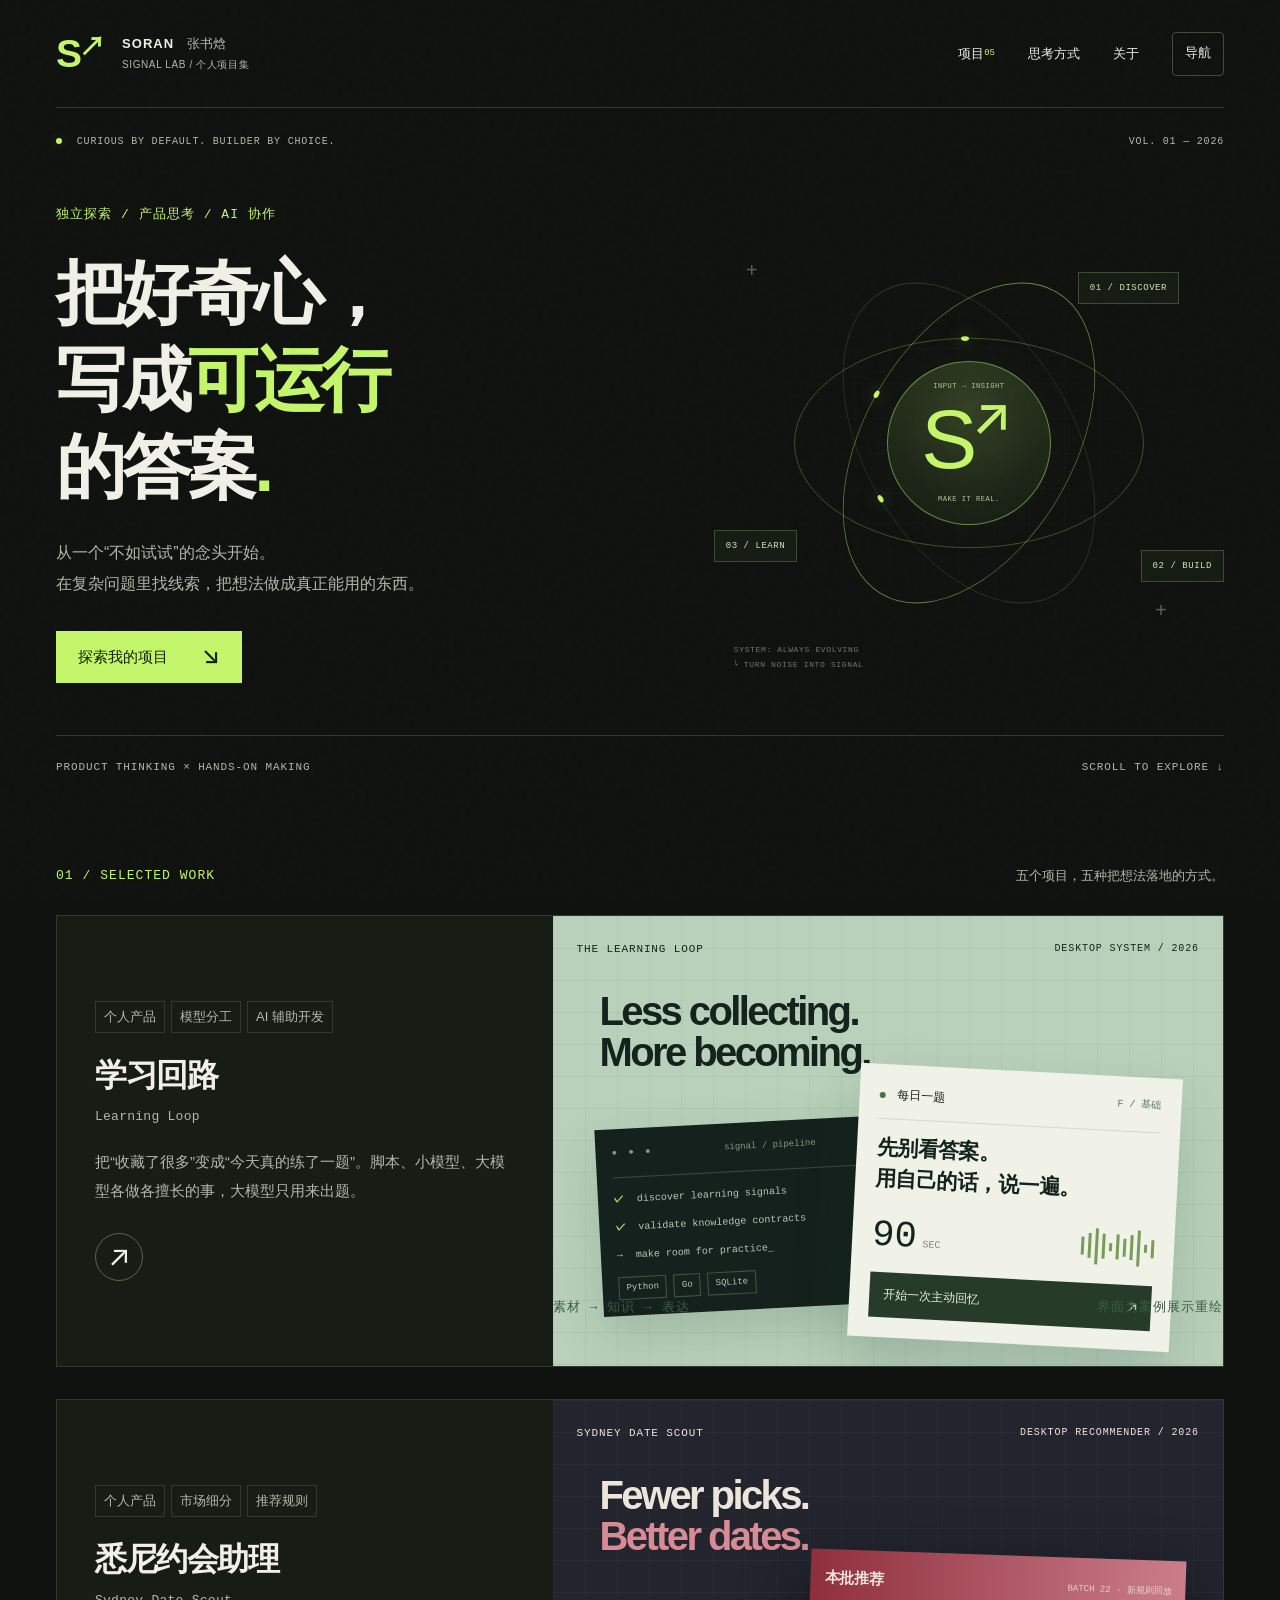
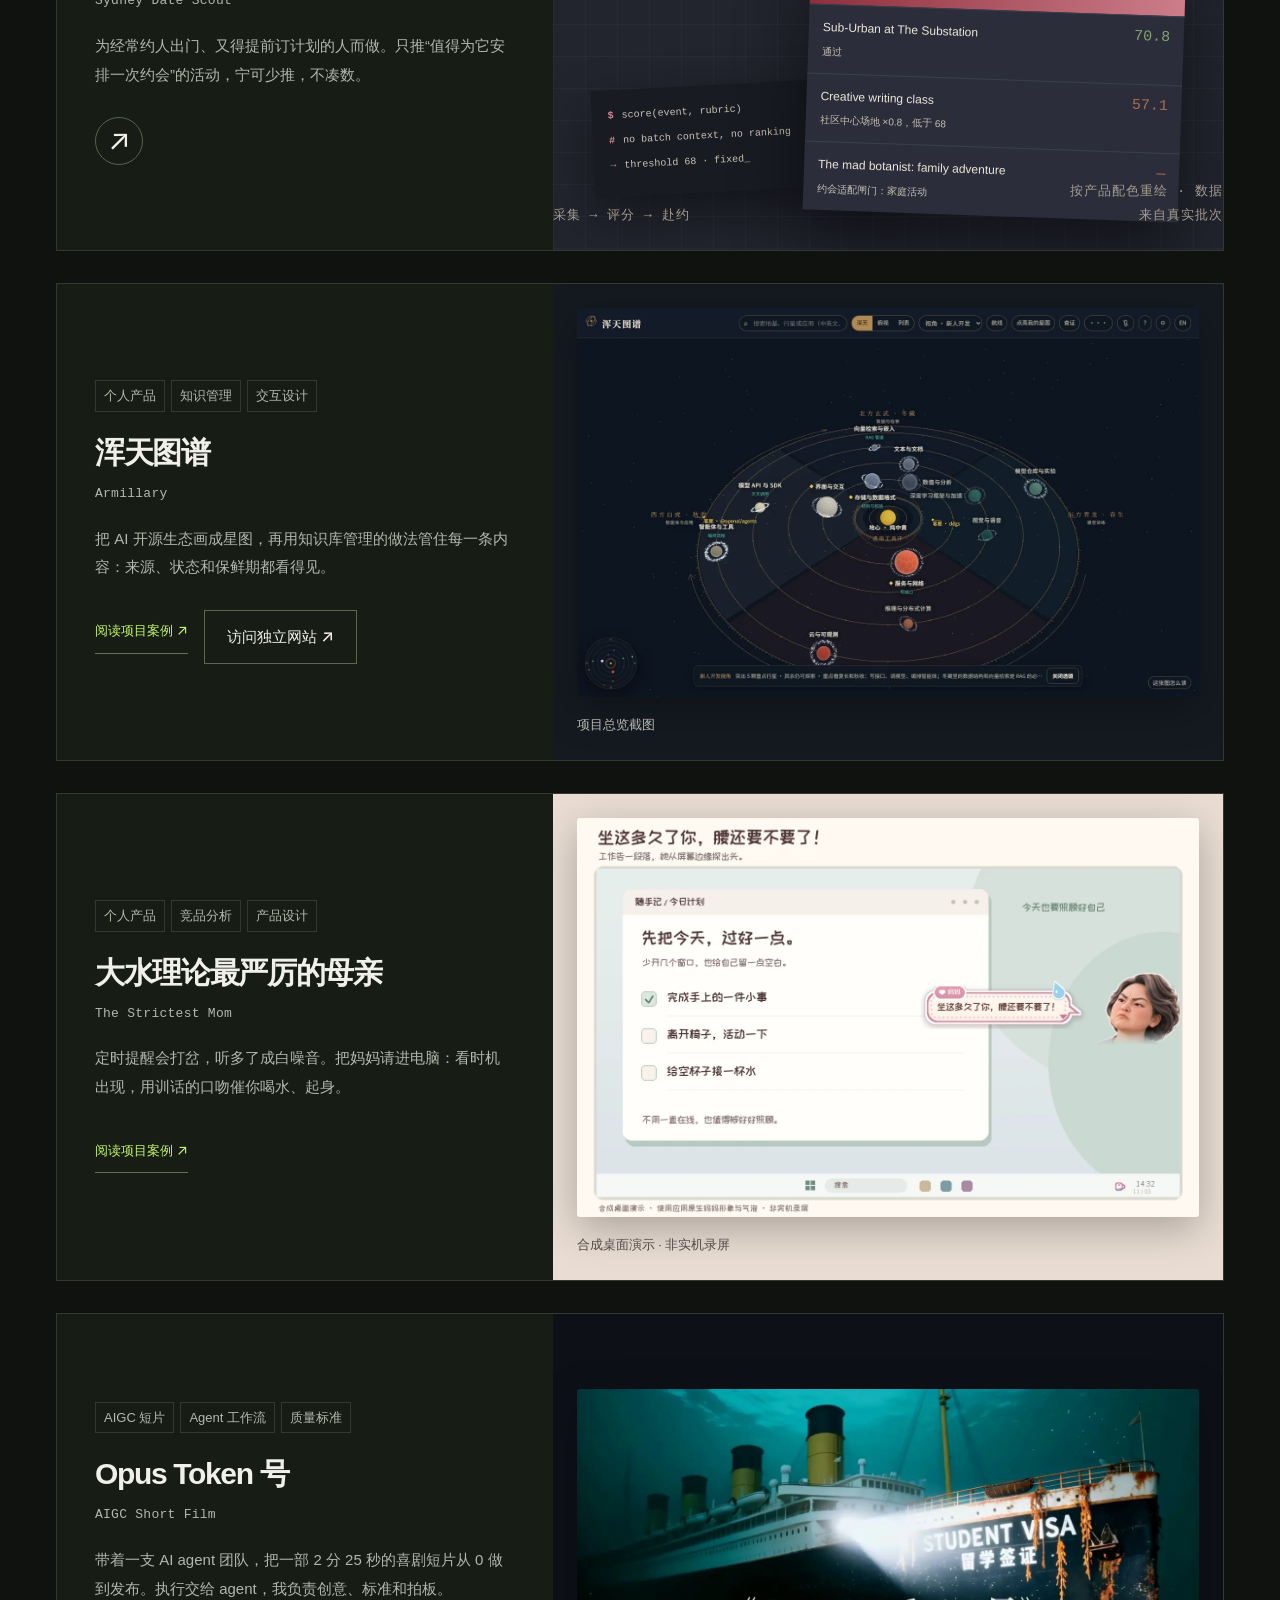
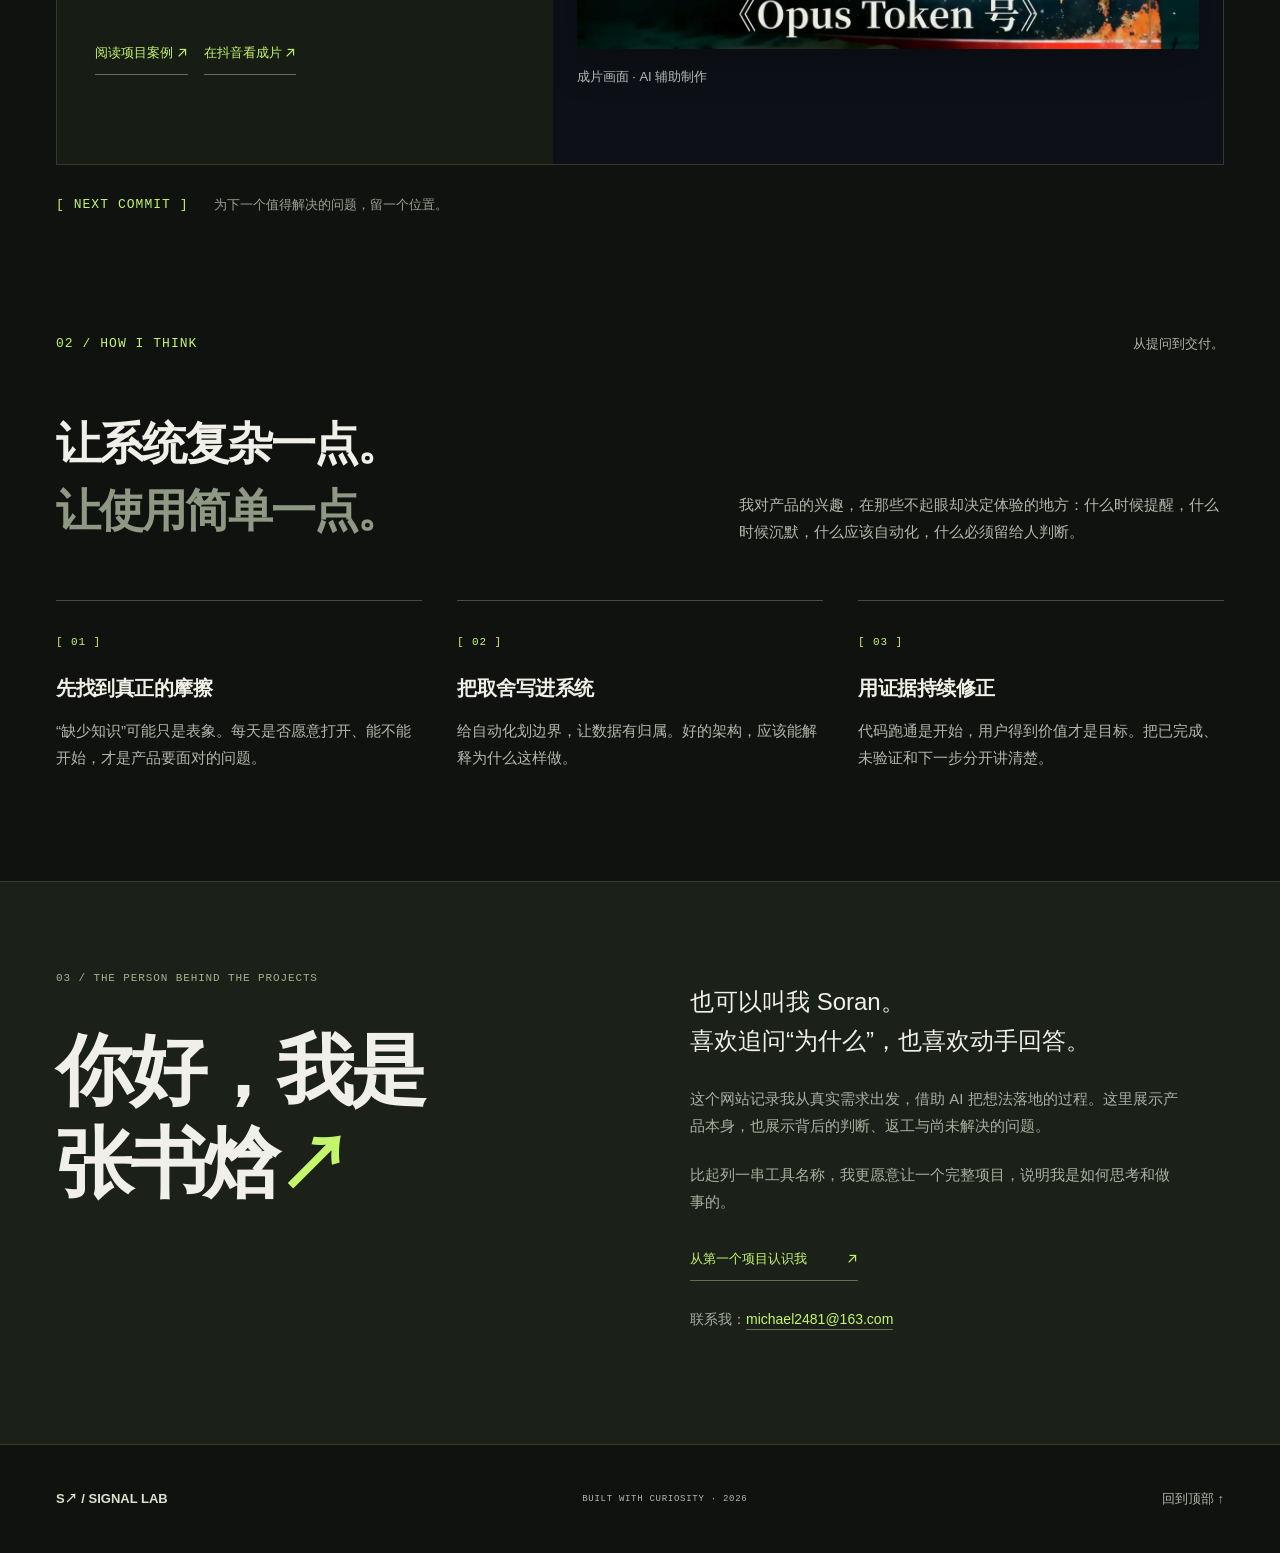
<file: index.html>
<!doctype html>
<html lang="zh-CN"><head><meta charset="utf-8"><meta name="viewport" content="width=device-width,initial-scale=1"><meta name="theme-color" content="#101210"><meta name="description" content="张书焓（Soran）的产品实验室。把真实问题变成可运行的系统，探索 AI、学习与产品之间的连接。"><title>Soran 张书焓 / Signal Lab — 把好奇心写成答案</title><link rel="icon" href="assets/img/mark.svg" type="image/svg+xml"><link rel="stylesheet" href="assets/css/style.css?v=11"><script src="assets/js/app.js?v=11" defer></script></head>
<body><a class="skip" href="#main">跳到内容</a><header class="nav wrap"><a class="brand" href="index.html" aria-label="Signal Lab 首页"><span class="brand-mark">S<span>↗︎</span></span><span>SORAN <span class="brand-name">张书焓</span><span class="brand-sub">SIGNAL LAB / 个人项目集</span></span></a><nav aria-label="主导航"><a href="#work">项目 <sup>05</sup></a><a href="#approach">思考方式</a><a href="#about">关于</a><button class="command-open" aria-label="打开快速导航">导航</button></nav></header>
<main id="main"><section class="hero wrap"><div class="hero-top mono"><span><i class="dot"></i> CURIOUS BY DEFAULT. BUILDER BY CHOICE.</span><span>VOL. 01 — 2026</span></div><div class="hero-layout"><div class="hero-copy"><p class="eyebrow">独立探索 / 产品思考 / AI 协作</p><h1>把好奇心，<br>写成<span class="accent">可运行</span><br>的答案<span class="period">.</span></h1><p class="hero-intro">从一个“不如试试”的念头开始。<br>在复杂问题里找线索，把想法做成真正能用的东西。</p><a class="button lime" href="#work">探索我的项目 <span>↘︎</span></a></div><div class="signal-art" aria-label="从发现、构建到学习的信号轨道插画" role="img"><div class="art-grid"></div><div class="orbital orbit-one"></div><div class="orbital orbit-two"></div><div class="orbital orbit-three"></div><div class="signal-core"><span class="mono">INPUT → INSIGHT</span><strong>S<span>↗︎</span></strong><span class="mono">MAKE IT REAL.</span></div><span class="sat sat-a">01 / DISCOVER</span><span class="sat sat-b">02 / BUILD</span><span class="sat sat-c">03 / LEARN</span><span class="cross c-one">+</span><span class="cross c-two">+</span><div class="art-coordinate mono">SYSTEM: ALWAYS EVOLVING<br>↳ TURN NOISE INTO SIGNAL</div></div></div><div class="hero-bottom mono"><span>PRODUCT THINKING × HANDS-ON MAKING</span><a href="#work">SCROLL TO EXPLORE ↓</a></div></section>
<section id="work" class="work-section wrap"><div class="section-label"><span class="mono">01 / SELECTED WORK</span><span>五个项目，五种把想法落地的方式。</span></div><a class="featured" href="projects/learning-loop.html"><div class="project-description"><div><div class="tags"><span>个人产品</span><span>模型分工</span><span>AI 辅助开发</span></div><h2>学习回路 <span>Learning Loop</span></h2><p>把“收藏了很多”变成“今天真的练了一题”。<br>脚本、小模型、大模型各做各擅长的事，大模型只用来出题。</p></div><span class="round-arrow" aria-label="阅读项目案例">↗︎</span></div><div class="project-visual"><div class="visual-caption mono"><span>THE LEARNING LOOP</span><span>DESKTOP SYSTEM / 2026</span></div><div class="visual-word" aria-hidden="true">Less collecting.<br>More becoming.</div><div class="mini-terminal"><div class="window-top"><span>● ● ●</span><span>signal / pipeline</span><span>↗︎</span></div><p><b>✓</b> discover learning signals</p><p><b>✓</b> validate knowledge contracts</p><p><b>→</b> make room for practice<span class="cursor">_</span></p><div class="terminal-tags"><span>Python</span><span>Go</span><span>SQLite</span></div></div><div class="practice-preview"><div class="preview-bar"><span><i class="dot"></i> 每日一题</span><span>F / 基础</span></div><span class="mono preview-kicker">THINK FIRST. REVEAL LATER.</span><h3>先别看答案。<br>用自己的话，说一遍。</h3><div class="preview-timer"><span>90<span> SEC</span></span><div class="wave" aria-hidden="true"><i></i><i></i><i></i><i></i><i></i><i></i><i></i><i></i><i></i><i></i><i></i></div></div><div class="preview-action">开始一次主动回忆 <span>↗︎</span></div></div><div class="visual-foot mono"><span>素材 → 知识 → 表达</span><span>界面为案例展示重绘</span></div></div></a><a class="featured" href="projects/date-scout.html"><div class="project-description"><div><div class="tags"><span>个人产品</span><span>市场细分</span><span>推荐规则</span></div><h2>悉尼约会助理 <span>Sydney Date Scout</span></h2><p>为经常约人出门、又得提前订计划的人而做。<br>只推“值得为它安排一次约会”的活动，宁可少推，不凑数。</p></div><span class="round-arrow" aria-label="阅读项目案例">↗︎</span></div><div class="project-visual ds-visual"><div class="visual-caption mono"><span>SYDNEY DATE SCOUT</span><span>DESKTOP RECOMMENDER / 2026</span></div><div class="visual-word" aria-hidden="true">Fewer picks.<br><em>Better dates.</em></div><div class="ds-rule"><p><b>$</b>score(event, rubric)</p><p><b>#</b>no batch context, no ranking</p><p><b>→</b>threshold 68 · fixed<span class="cursor">_</span></p></div><div class="ds-panel" aria-hidden="true"><div class="ds-head"><b>本批推荐</b><span>BATCH 22 · 新规则回放</span></div><div class="ds-row"><span>Sub-Urban at The Substation</span><span class="ds-score">70.8</span><small>通过</small></div><div class="ds-row cut"><span>Creative writing class</span><span class="ds-score">57.1</span><small>社区中心场地 ×0.8，低于 68</small></div><div class="ds-row cut"><span>The mad botanist: family adventure</span><span class="ds-score">—</span><small>约会适配闸门：家庭活动</small></div></div><div class="visual-foot mono"><span>采集 → 评分 → 赴约</span><span>按产品配色重绘 · 数据来自真实批次</span></div></div></a><article class="featured added-project"><div class="project-description"><div><div class="tags"><span>个人产品</span><span>知识管理</span><span>交互设计</span></div><h2><a href="projects/armillary.html">浑天图谱</a><span>Armillary</span></h2><p>把 AI 开源生态画成星图，再用知识库管理的做法管住每一条内容：来源、状态和保鲜期都看得见。</p></div><div class="card-actions"><a class="text-link" href="projects/armillary.html">阅读项目案例 ↗︎</a><button class="button project-pending" type="button" disabled data-project-link="armillary">项目尚未发布</button></div></div><a class="project-visual image-cover cover-armillary" href="projects/armillary.html" aria-label="查看浑天图谱案例"><img src="assets/img/armillary/overview.webp" alt="浑天图谱界面" loading="lazy" decoding="async" width="1440" height="900"><span class="image-caption">项目总览截图</span></a></article><article class="featured added-project"><div class="project-description"><div><div class="tags"><span>个人产品</span><span>竞品分析</span><span>产品设计</span></div><h2><a href="projects/big-water-mom.html">大水理论最严厉的母亲</a><span>The Strictest Mom</span></h2><p>定时提醒会打岔，听多了成白噪音。把妈妈请进电脑：看时机出现，用训话的口吻催你喝水、起身。</p></div><div class="card-actions"><a class="text-link" href="projects/big-water-mom.html">阅读项目案例 ↗︎</a></div></div><a class="project-visual image-cover cover-big-water-mom" href="projects/big-water-mom.html" aria-label="查看大水理论最严厉的母亲案例"><img src="assets/img/big-water-mom/desktop-preview-zh.webp" alt="大水理论最严厉的母亲界面" loading="lazy" decoding="async" width="1280" height="820"><span class="image-caption">合成桌面演示 · 非实机录屏</span></a></article><article class="featured added-project"><div class="project-description"><div><div class="tags"><span>AIGC 短片</span><span>Agent 工作流</span><span>质量标准</span></div><h2><a href="projects/opus-token.html">Opus Token 号</a><span>AIGC Short Film</span></h2><p>带着一支 AI agent 团队，把一部 2 分 25 秒的喜剧短片从 0 做到发布。执行交给 agent，我负责创意、标准和拍板。</p></div><div class="card-actions"><a class="text-link" href="projects/opus-token.html">阅读项目案例 ↗︎</a><a class="text-link" href="https://v.douyin.com/MwmugvPIIhA/" target="_blank" rel="noopener">在抖音看成片 ↗︎</a></div></div><a class="project-visual image-cover cover-opus-token" href="projects/opus-token.html" aria-label="查看 Opus Token 号案例"><img src="assets/img/opus-token/title.webp" alt="《Opus Token 号》片名画面" loading="lazy" decoding="async" width="1280" height="536"><span class="image-caption">成片画面 · AI 辅助制作</span></a></article><div class="archive-note"><span class="mono">[ NEXT COMMIT ]</span><p>为下一个值得解决的问题，留一个位置。</p><span class="mono">更多项目将陆续归档 ↗︎</span></div></section>
<section id="approach" class="approach wrap"><div class="section-label"><span class="mono">02 / HOW I THINK</span><span>从提问到交付。</span></div><div class="approach-head"><h2>让系统复杂一点。<br><span>让使用简单一点。</span></h2><p>我对产品的兴趣，在那些不起眼却决定体验的地方：什么时候提醒，什么时候沉默，什么应该自动化，什么必须留给人判断。</p></div><div class="principles"><article><span class="mono">[ 01 ]</span><h3>先找到真正的摩擦</h3><p>“缺少知识”可能只是表象。每天是否愿意打开、能不能开始，才是产品要面对的问题。</p></article><article><span class="mono">[ 02 ]</span><h3>把取舍写进系统</h3><p>给自动化划边界，让数据有归属。好的架构，应该能解释为什么这样做。</p></article><article><span class="mono">[ 03 ]</span><h3>用证据持续修正</h3><p>代码跑通是开始，用户得到价值才是目标。把已完成、未验证和下一步分开讲清楚。</p></article></div></section>
<section id="about" class="about"><div class="wrap about-grid"><div><span class="mono">03 / THE PERSON BEHIND THE PROJECTS</span><h2>你好，我是<br>张书焓<span class="accent">↗︎</span></h2></div><div><p class="about-lead">也可以叫我 Soran。<br>喜欢追问“为什么”，也喜欢动手回答。</p><p>这个网站记录我从真实需求出发，借助 AI 把想法落地的过程。这里展示产品本身，也展示背后的判断、返工与尚未解决的问题。</p><p>比起列一串工具名称，我更愿意让一个完整项目，说明我是如何思考和做事的。</p><a class="text-link" href="projects/learning-loop.html">从第一个项目认识我 <span>↗︎</span></a><p class="contact-line">联系我：<a href="mailto:michael2481@163.com">michael2481@163.com</a></p></div></div></section></main>
<footer class="wrap footer"><span class="brand-small">S↗︎ / SIGNAL LAB</span><span class="mono">BUILT WITH CURIOSITY · 2026</span><a href="#main">回到顶部 ↑</a></footer><dialog id="command-dialog"><div class="command-head"><span class="mono">项目导航</span><button data-close aria-label="关闭快速导航">ESC ×</button></div><nav aria-label="快速导航"><a href="projects/learning-loop.html">01　学习回路<span>↗︎</span></a><a href="projects/date-scout.html">02　悉尼约会助理<span>↗︎</span></a><a href="projects/armillary.html">03　浑天图谱<span>↗︎</span></a><a href="projects/big-water-mom.html">04　大水理论最严厉的母亲<span>↗︎</span></a><a href="projects/opus-token.html">05　Opus Token 号<span>↗︎</span></a><a href="index.html#about">06　关于 Soran<span>↗︎</span></a></nav></dialog></body></html>
</file>
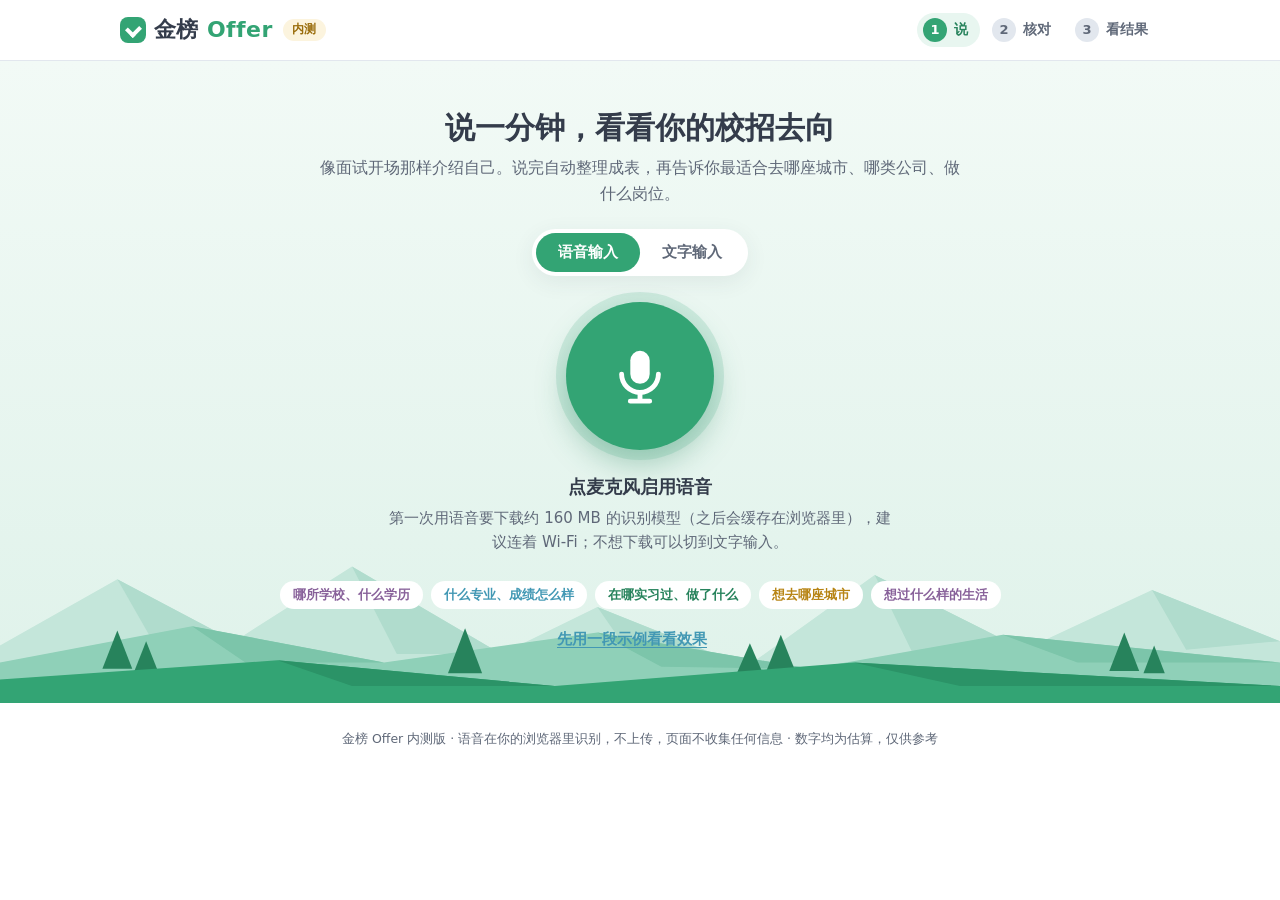
<file: jinbang-offer/index.html>
<!DOCTYPE html>
<html lang="zh-CN">
<head>
<meta charset="utf-8">
<meta name="viewport" content="width=device-width, initial-scale=1">
<meta name="robots" content="noindex">
<title>金榜 Offer</title>
<link rel="icon" href="data:,">
<link rel="stylesheet" href="css/style.css">
</head>
<body>
<header class="top"><div class="wrap">
  <h1><i></i>金榜 <span>Offer</span><em class="beta">内测</em></h1>
  <ol class="steps" id="steps" aria-label="进度">
    <li data-step="1" class="on"><b>1</b><span>说</span></li><li data-step="2"><b>2</b><span>核对</span></li><li data-step="3"><b>3</b><span>看结果</span></li>
  </ol>
</div></header>

<!-- 第一步：说 -->
<section class="stage hero" id="stage1" aria-labelledby="h1t">
  <div class="wrap">
    <h2 id="h1t">说一分钟，看看你的校招去向</h2>
    <p class="lead">像面试开场那样介绍自己。说完自动整理成表，再告诉你最适合去哪座城市、哪类公司、做什么岗位。</p>
    <div class="modes" role="tablist" aria-label="输入方式">
      <button type="button" role="tab" id="mode-voice" aria-selected="true">语音输入</button><button type="button" role="tab" id="mode-text" aria-selected="false">文字输入</button>
    </div>

    <div id="voice-pane">
      <button class="mic" id="mic" type="button" disabled aria-label="开始说话">
        <svg class="prog" viewBox="0 0 168 168" aria-hidden="true"><circle class="ring" id="ring" cx="84" cy="84" r="78"/></svg>
        <svg class="ico" viewBox="0 0 64 64" aria-hidden="true"><rect x="22" y="6" width="20" height="34" rx="10" fill="#fff"/><path d="M13 30a19 19 0 0 0 38 0" fill="none" stroke="#fff" stroke-width="5" stroke-linecap="round"/><path d="M32 49v9M22 58h20" stroke="#fff" stroke-width="5" stroke-linecap="round"/></svg>
      </button>
      <p class="mic-s" id="mic-s">正在准备</p>
      <p class="mic-hint" id="mic-hint" aria-live="polite">正在读取本地语音模型……</p>
      <div class="bar" id="loadbar" aria-hidden="true"><i id="loadbar-i"></i></div>
      <div class="live" id="live" aria-live="polite"></div>
    </div>

    <div id="text-pane" hidden>
      <label class="sr" for="intro">自我介绍文字</label>
      <textarea id="intro" placeholder="把写好的自我介绍整段粘贴到这里：学校和学历、专业和成绩、实习经历、想去的城市、想过的生活。"></textarea>
      <div class="row"><button class="btn primary" id="parse" type="button">开始分析</button></div>
    </div>

    <ul class="cues" aria-label="可以说这些">
      <li>哪所学校、什么学历</li><li>什么专业、成绩怎么样</li><li>在哪实习过、做了什么</li><li>想去哪座城市</li><li>想过什么样的生活</li>
    </ul>
    <div class="row"><button class="link" id="use-example" type="button">先用一段示例看看效果</button><span class="status" id="pstatus" aria-live="polite"></span></div>
  </div>
  <svg class="hills" viewBox="0 0 1200 150" preserveAspectRatio="xMidYMax slice" aria-hidden="true">
    <polygon fill="#c4e6da" points="0,150 0,96 110,34 220,92 330,22 470,104 560,60 700,116 820,30 960,100 1080,44 1200,92 1200,150"/>
    <polygon fill="#b0dccd" points="110,34 220,92 150,104"/><polygon fill="#b0dccd" points="330,22 470,104 372,104"/><polygon fill="#b0dccd" points="820,30 960,100 856,104"/><polygon fill="#b0dccd" points="1080,44 1200,92 1112,100"/><polygon fill="#b0dccd" points="560,60 700,116 596,112"/>
    <polygon fill="#8fd0b8" points="0,150 0,112 180,78 360,112 560,84 760,118 940,86 1200,112 1200,150"/>
    <polygon fill="#7cc5aa" points="180,78 360,112 230,112"/><polygon fill="#7cc5aa" points="560,84 760,118 620,116"/><polygon fill="#7cc5aa" points="940,86 1200,112 1010,112"/>
    <g fill="#27835c"><polygon points="96,118 110,82 124,118"/><polygon points="126,120 137,92 148,120"/><polygon points="420,122 436,80 452,122"/><polygon points="690,124 703,94 716,124"/><polygon points="716,126 732,86 748,126"/><polygon points="1040,120 1054,84 1068,120"/><polygon points="1072,122 1082,96 1092,122"/></g>
    <polygon fill="#33a474" points="0,150 0,128 260,110 520,134 800,112 1200,134 1200,150"/>
    <polygon fill="#2b9367" points="260,110 520,134 330,134"/><polygon fill="#2b9367" points="800,112 1200,134 900,134"/>
  </svg>
</section>

<!-- 第二步：核对 -->
<section class="stage" id="stage2" hidden aria-labelledby="h2t"><div class="wrap">
    <h2 id="h2t">我听到的是这些，不对的直接改</h2>
    <p class="legend"><span><span class="tag heard">已识别</span>从自我介绍里听到的</span><span><span class="tag guess">待确认</span>没听到，先按默认值算</span></p>
    <div class="fields" id="fields">
      <div class="f" data-key="degree"><span class="lab" id="lab-degree">最高学历</span>
        <div class="seg" role="radiogroup" aria-labelledby="lab-degree">
          <label><input type="radio" name="degree" id="degree-ba" value="ba">本科</label><label><input type="radio" name="degree" id="degree-ma" value="ma">硕士</label><label><input type="radio" name="degree" id="degree-phd" value="phd">博士</label></div></div>
      <div class="f" data-key="first"><label for="firstName">第一学历院校</label>
        <div class="pair"><input type="text" id="firstName" list="school-list" placeholder="学校名（选填）" autocomplete="off"><select id="first" aria-label="第一学历院校档位"></select></div></div>
      <div class="f" data-key="top" id="f-top"><label for="topName">最高学历院校</label>
        <div class="pair"><input type="text" id="topName" list="school-list" placeholder="学校名（选填）" autocomplete="off"><select id="top" aria-label="最高学历院校档位"></select></div></div>
      <div class="f" data-key="major"><label for="major">专业大类（按最高学历）</label><select id="major"></select></div>
      <div class="f" data-key="gpa"><label for="gpa">GPA / 均分</label>
        <div class="pair"><input type="number" id="gpa" step="0.01" min="0" inputmode="decimal"><select id="scale" aria-label="满分"><option value="4">满分 4.0</option><option value="5">满分 5.0</option><option value="100">百分制</option></select></div></div>
      <div class="f" data-key="big"><span class="lab" id="lab-big">大厂实习段数</span>
        <div class="seg" role="radiogroup" aria-labelledby="lab-big"><label><input type="radio" name="big" id="big-0" value="0">0</label><label><input type="radio" name="big" id="big-1" value="1">1</label><label><input type="radio" name="big" id="big-2" value="2">2</label><label><input type="radio" name="big" id="big-3" value="3">3+</label></div></div>
      <div class="f" data-key="small"><span class="lab" id="lab-small">小厂实习段数</span>
        <div class="seg" role="radiogroup" aria-labelledby="lab-small"><label><input type="radio" name="small" id="small-0" value="0">0</label><label><input type="radio" name="small" id="small-1" value="1">1</label><label><input type="radio" name="small" id="small-2" value="2">2</label><label><input type="radio" name="small" id="small-3" value="3">3+</label></div></div>
      <div class="f" data-key="eng"><label for="eng">英语</label><select id="eng"><option value="0">四级或以下</option><option value="1">六级 / 雅思 6–6.5</option><option value="2">雅思 7+ / 托福 100+</option></select></div>
      <div class="f" data-key="award"><label for="award">奖项 / 项目</label><select id="award"><option value="0">暂无</option><option value="1">校级奖学金或竞赛</option><option value="2">国奖 / 论文 / 国家级奖项</option></select></div>
    </div>

    <div class="optional"><h3>选填：钱以外的事 <small>填得越多，城市和公司类型的取舍越贴近你</small></h3>
    <div class="fields opt">
      <div class="f" data-key="home"><label for="home">家乡在哪个省</label><select id="home"><option value="">不想说</option></select></div>
      <div class="f" data-key="intent"><label for="intent">心里有想做的岗位吗</label><select id="intent"><option value="">没有，帮我推荐</option></select></div>
      <div class="f wide" data-key="aspire"><span class="lab" id="lab-aspire">五年后最想成为</span><div class="chips" id="aspire" role="radiogroup" aria-labelledby="lab-aspire"></div></div>
      <div class="f wide" data-key="values"><span class="lab" id="lab-values">最看重的事（最多选三项）</span><div class="chips" id="values" role="group" aria-labelledby="lab-values"></div></div>
      <div class="f" data-key="otTol"><span class="lab" id="lab-ot">对加班的态度</span><div class="chips" id="otTol" role="radiogroup" aria-labelledby="lab-ot"></div></div>
      <div class="f" data-key="plans"><span class="lab" id="lab-plans">以后可能会</span><div class="chips" id="plans" role="group" aria-labelledby="lab-plans">
        <label class="chip"><input type="checkbox" id="abroad">出国或读博</label><label class="chip"><input type="checkbox" id="gov">考公考编</label></div></div>
      <div class="f wide" data-key="prefCities"><span class="lab" id="lab-pc">有特别想去的城市吗（对象、家人、喜欢都算）</span><div class="chips" id="prefCities" role="group" aria-labelledby="lab-pc"></div></div>
      <div class="f wide" data-key="ideal"><label for="ideal">用一句话说说你的人生理想</label><input type="text" id="ideal" placeholder="例如：想在一座有烟火气的城市安家，工作稳定，周末能陪父母"></div>
    </div>
    </div>
    <div class="row end"><button class="btn primary" id="reveal" type="button">放榜，看结果</button></div>
</div></section>

<!-- 第三步：结果 -->
<section class="stage alt" id="stage3" hidden aria-labelledby="h3t"><div class="wrap">
    <h2 id="h3t" class="sr">放榜结果</h2>
    <div class="comic" id="comic"></div>
    <p class="verdict" id="verdict"></p>

    <div class="cols">
      <div class="card c-purple"><h3>为什么是这里</h3><div id="why"></div></div>
      <div class="card c-blue"><h3>三条路线，各有代价</h3><div class="routes" id="routes"></div></div>
    </div>
    <div class="cols">
      <div class="card c-yellow"><h3>大厂、外企、国企还是成长型公司</h3><div id="employers"></div></div>
      <div class="card c-green"><h3>竞争力拆解</h3><div class="bars" id="bars"></div><p class="tierline" id="tierline"></p><h4>怎么再往上走</h4><ul class="advice" id="advice"></ul></div>
    </div>
    <div class="card c-blue"><h3>十三个去向对比 <small>点一行切换漫画和上面的分析</small></h3>
      <div class="table"><div class="lhead"><span></span><span>去向</span><span>公司类型 · 岗位</span><span>月薪</span><span>月加班</span><span>月结余</span><span>压力</span><span>匹配度</span></div><div id="rows"></div></div>
      <p class="note">口径：各岗位基准薪资、城市房租与加班系数、雇主类型的倍数和评分权重都是人工设定的估算参数（见 web/js/data.js，可直接改），还没有用真实 offer 样本训练过，结果只适合当粗略参考。校准锚点见 README。评分模拟的是市场上常见的筛选习惯，不代表对个人能力的评价。</p>
    </div>
    <div class="row end"><button class="btn" id="again" type="button">重新说一遍</button><button class="btn" id="edit" type="button">回去改信息</button></div>
</div></section>
<footer>金榜 Offer 内测版 · 语音在你的浏览器里识别，不上传，页面不收集任何信息 · 数字均为估算，仅供参考</footer>
<datalist id="school-list"></datalist>

<script src="js/data.js"></script>
<script src="js/schools.js"></script>
<script src="js/engine.js"></script>
<script src="js/parser.js"></script>
<script src="js/pitch.js"></script>
<script src="js/asr.js"></script>
<script src="js/comic.js"></script>
<script src="js/app.js"></script>
</body>
</html>
</file>
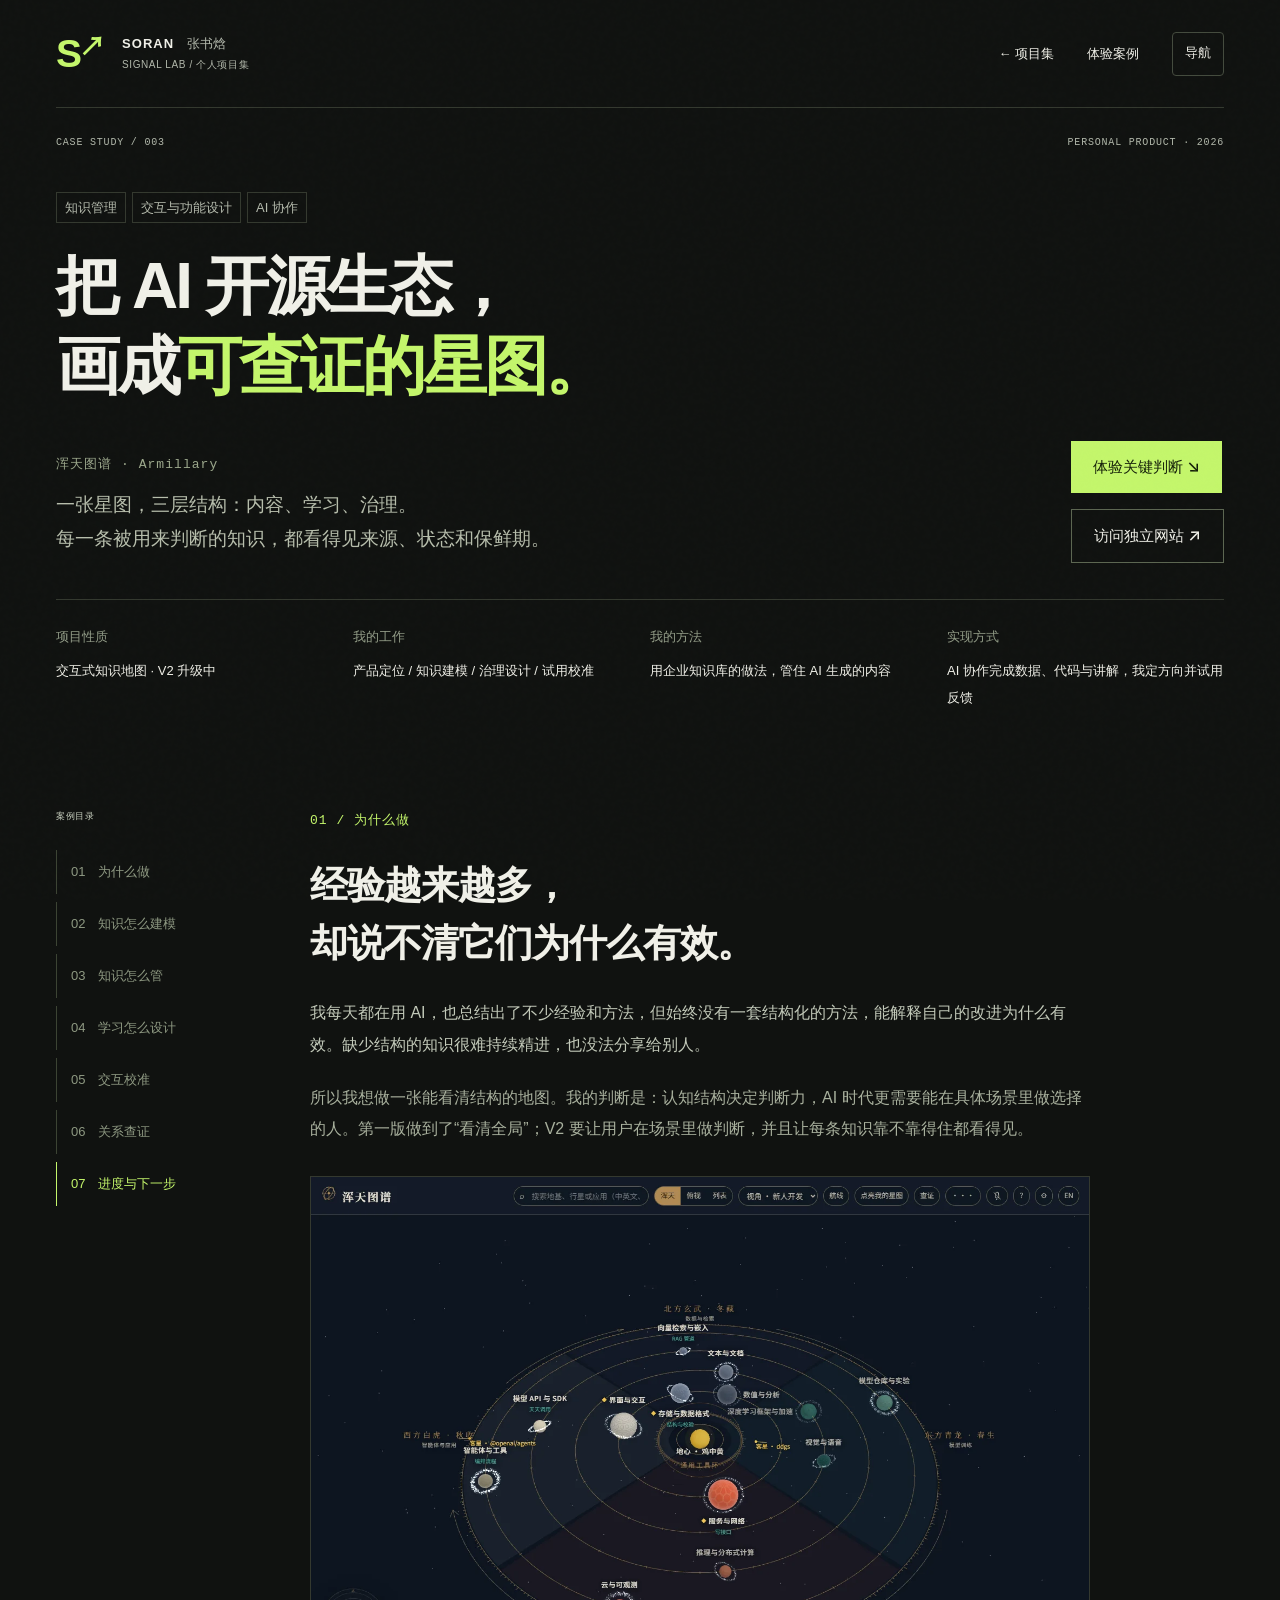
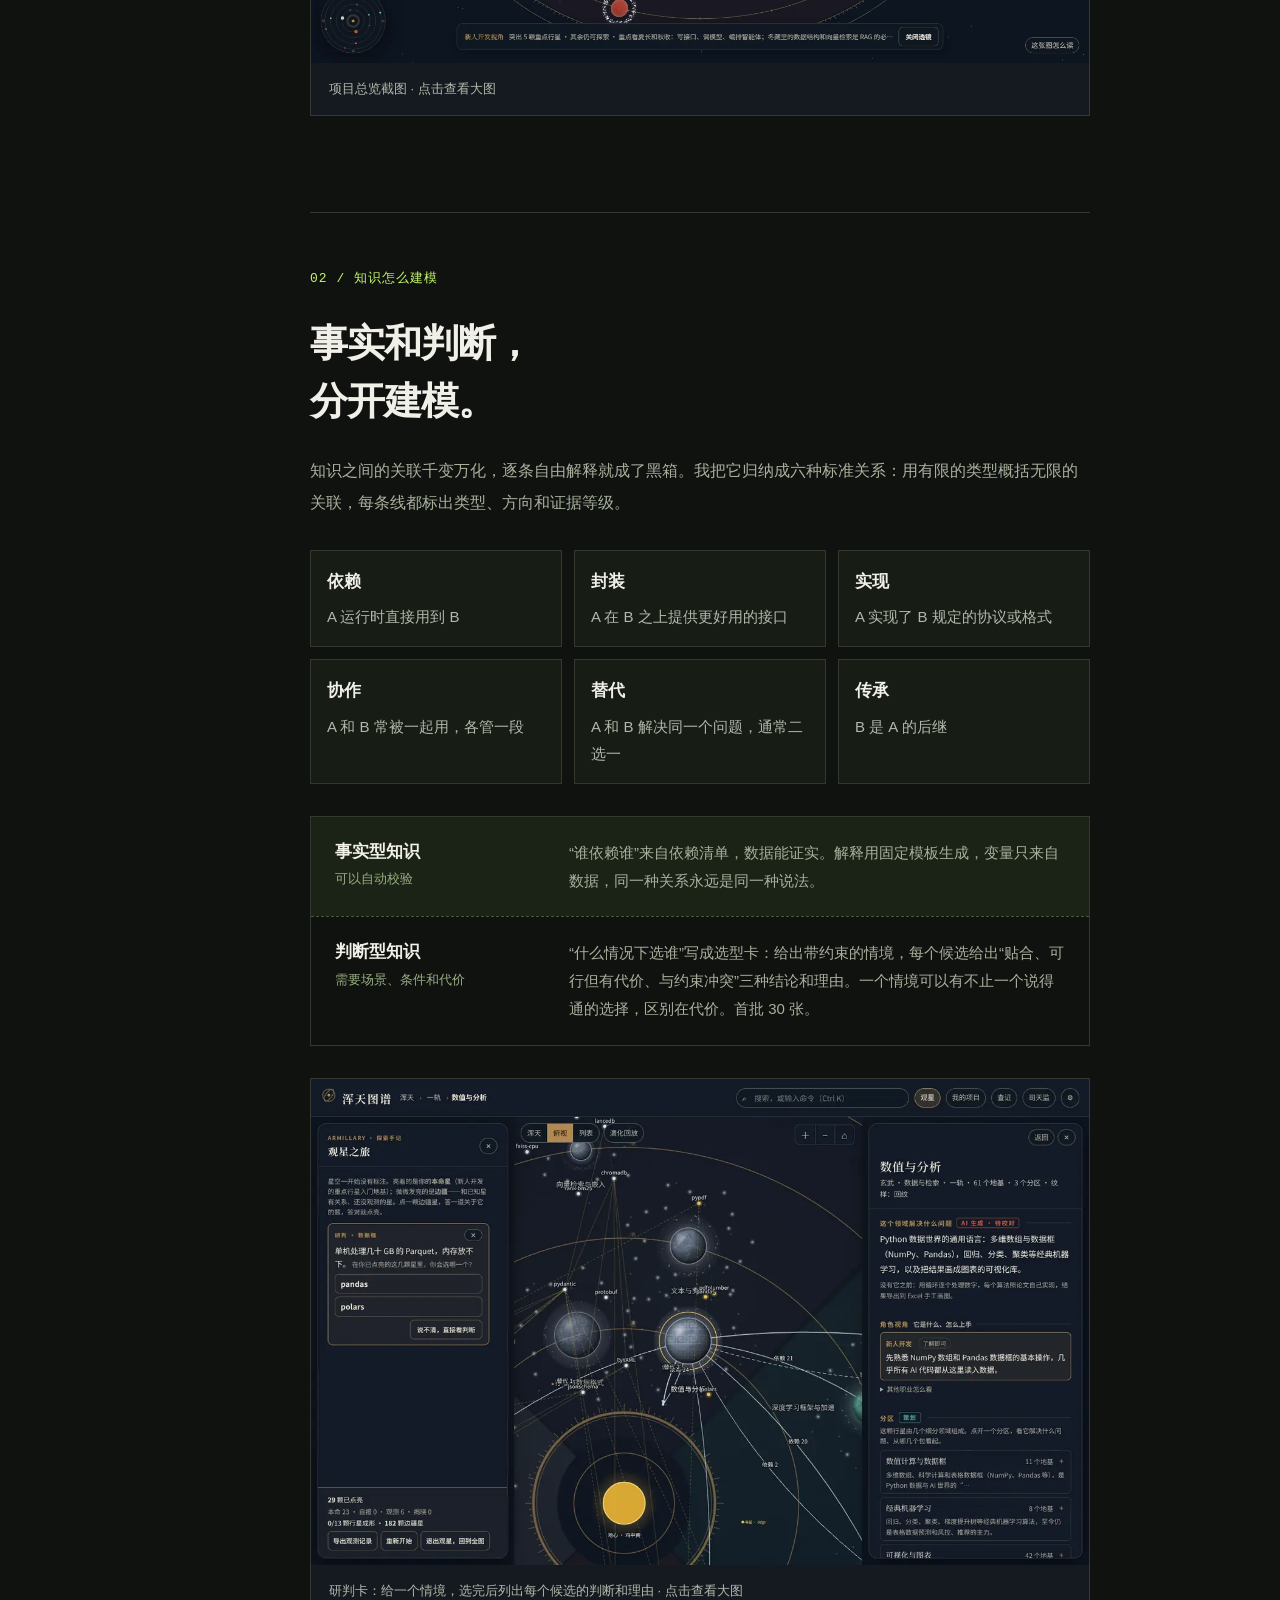
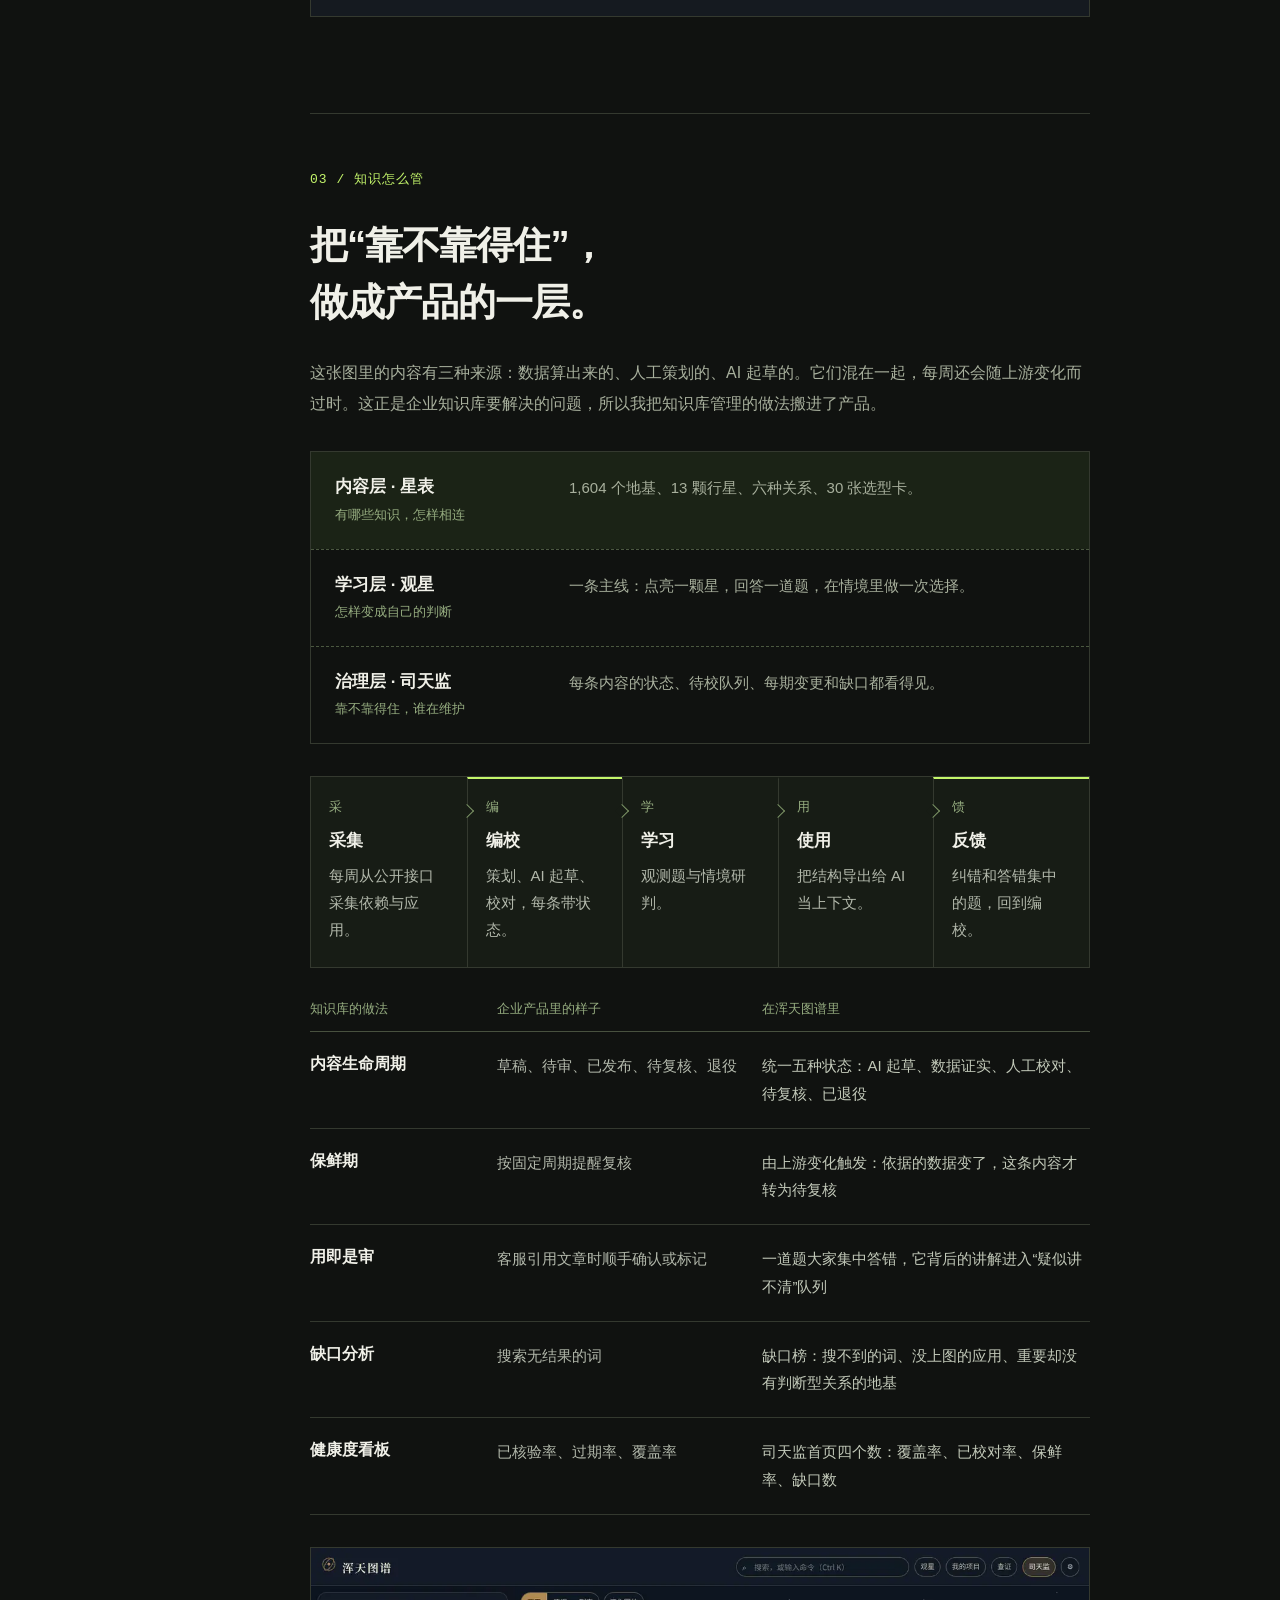
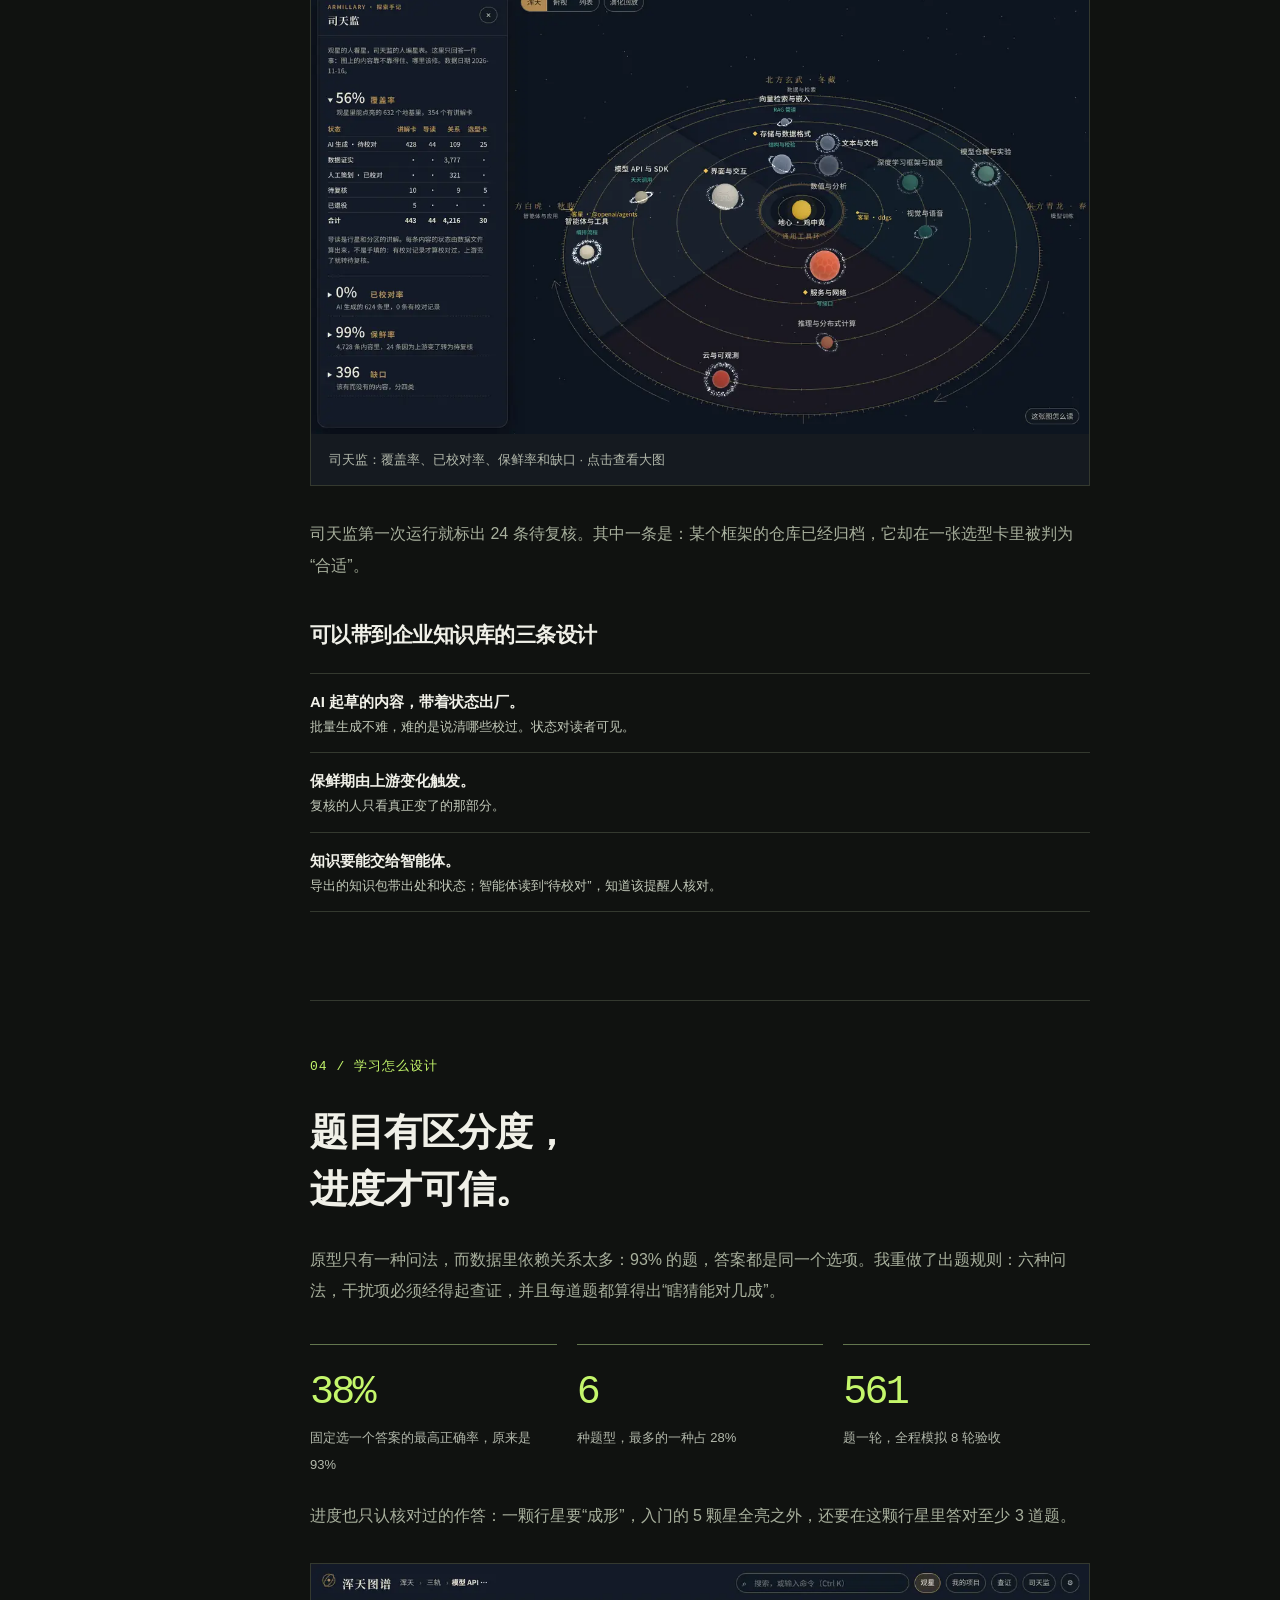
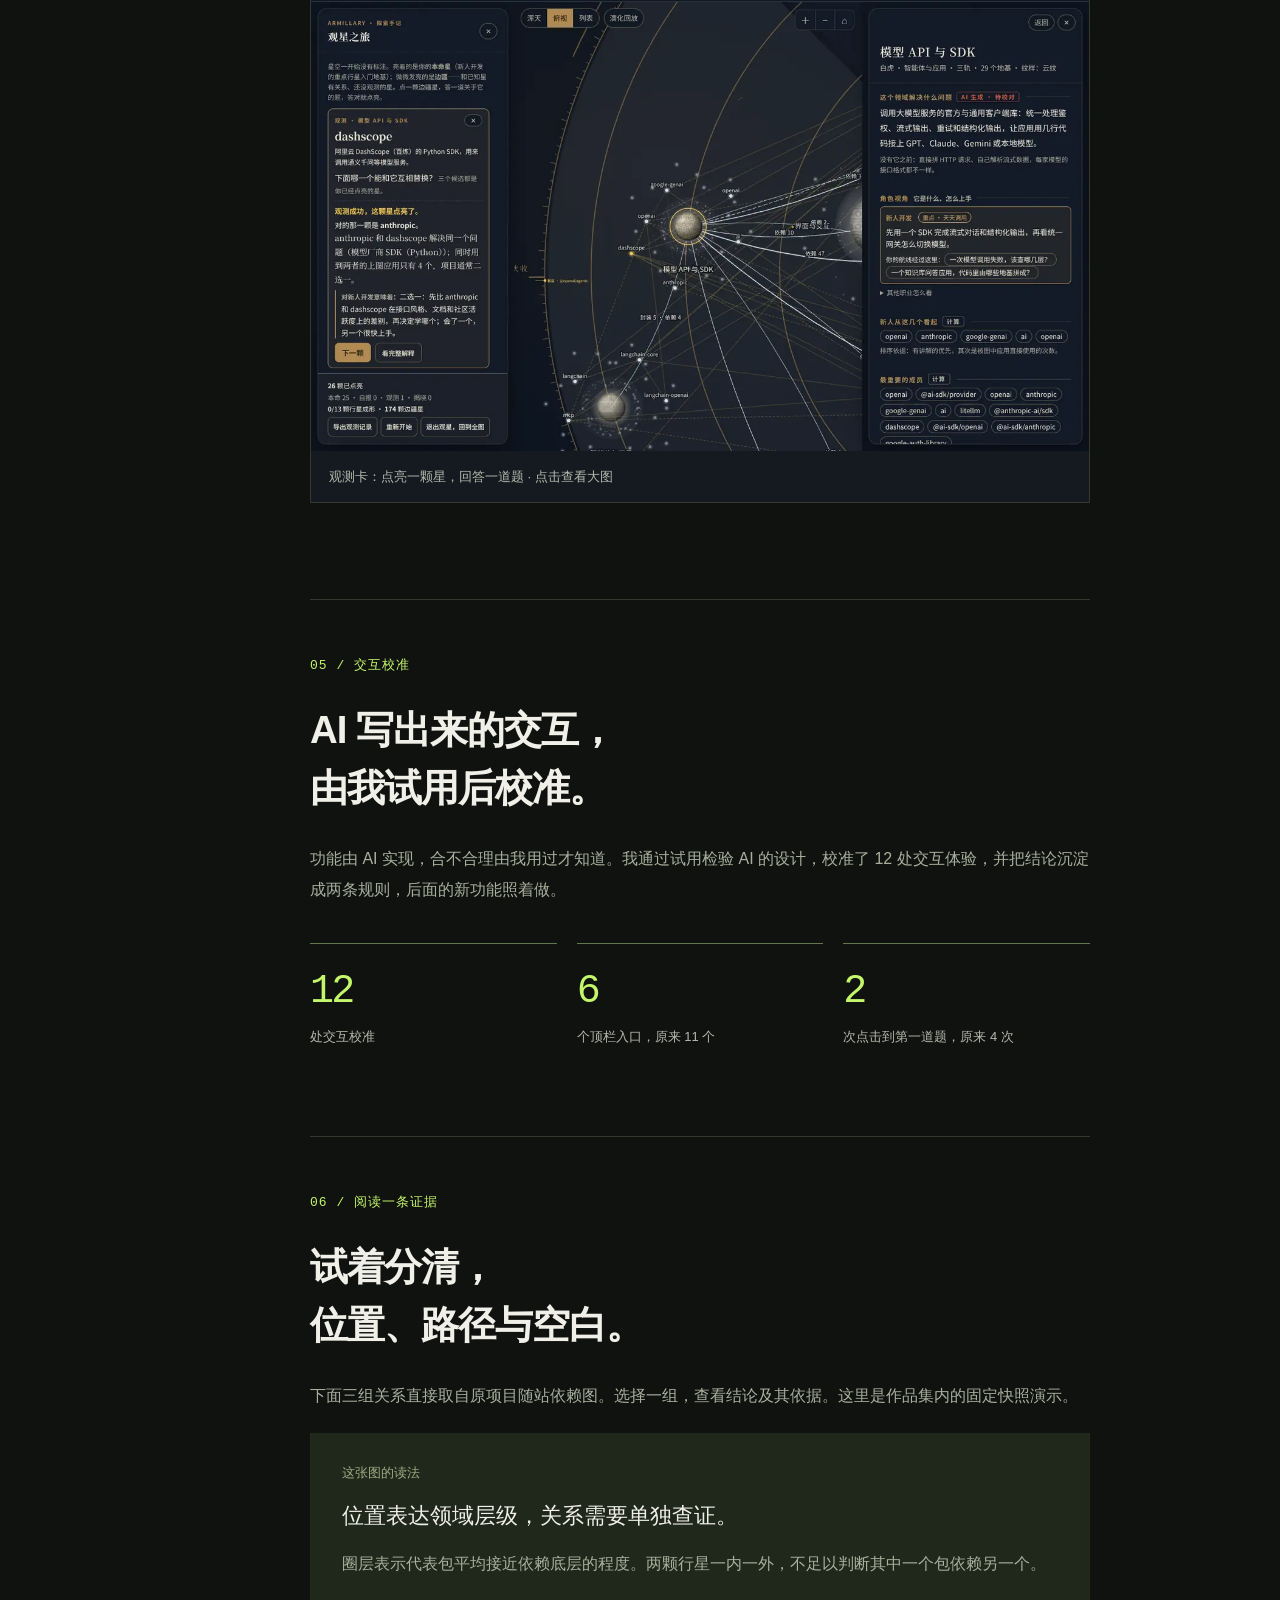
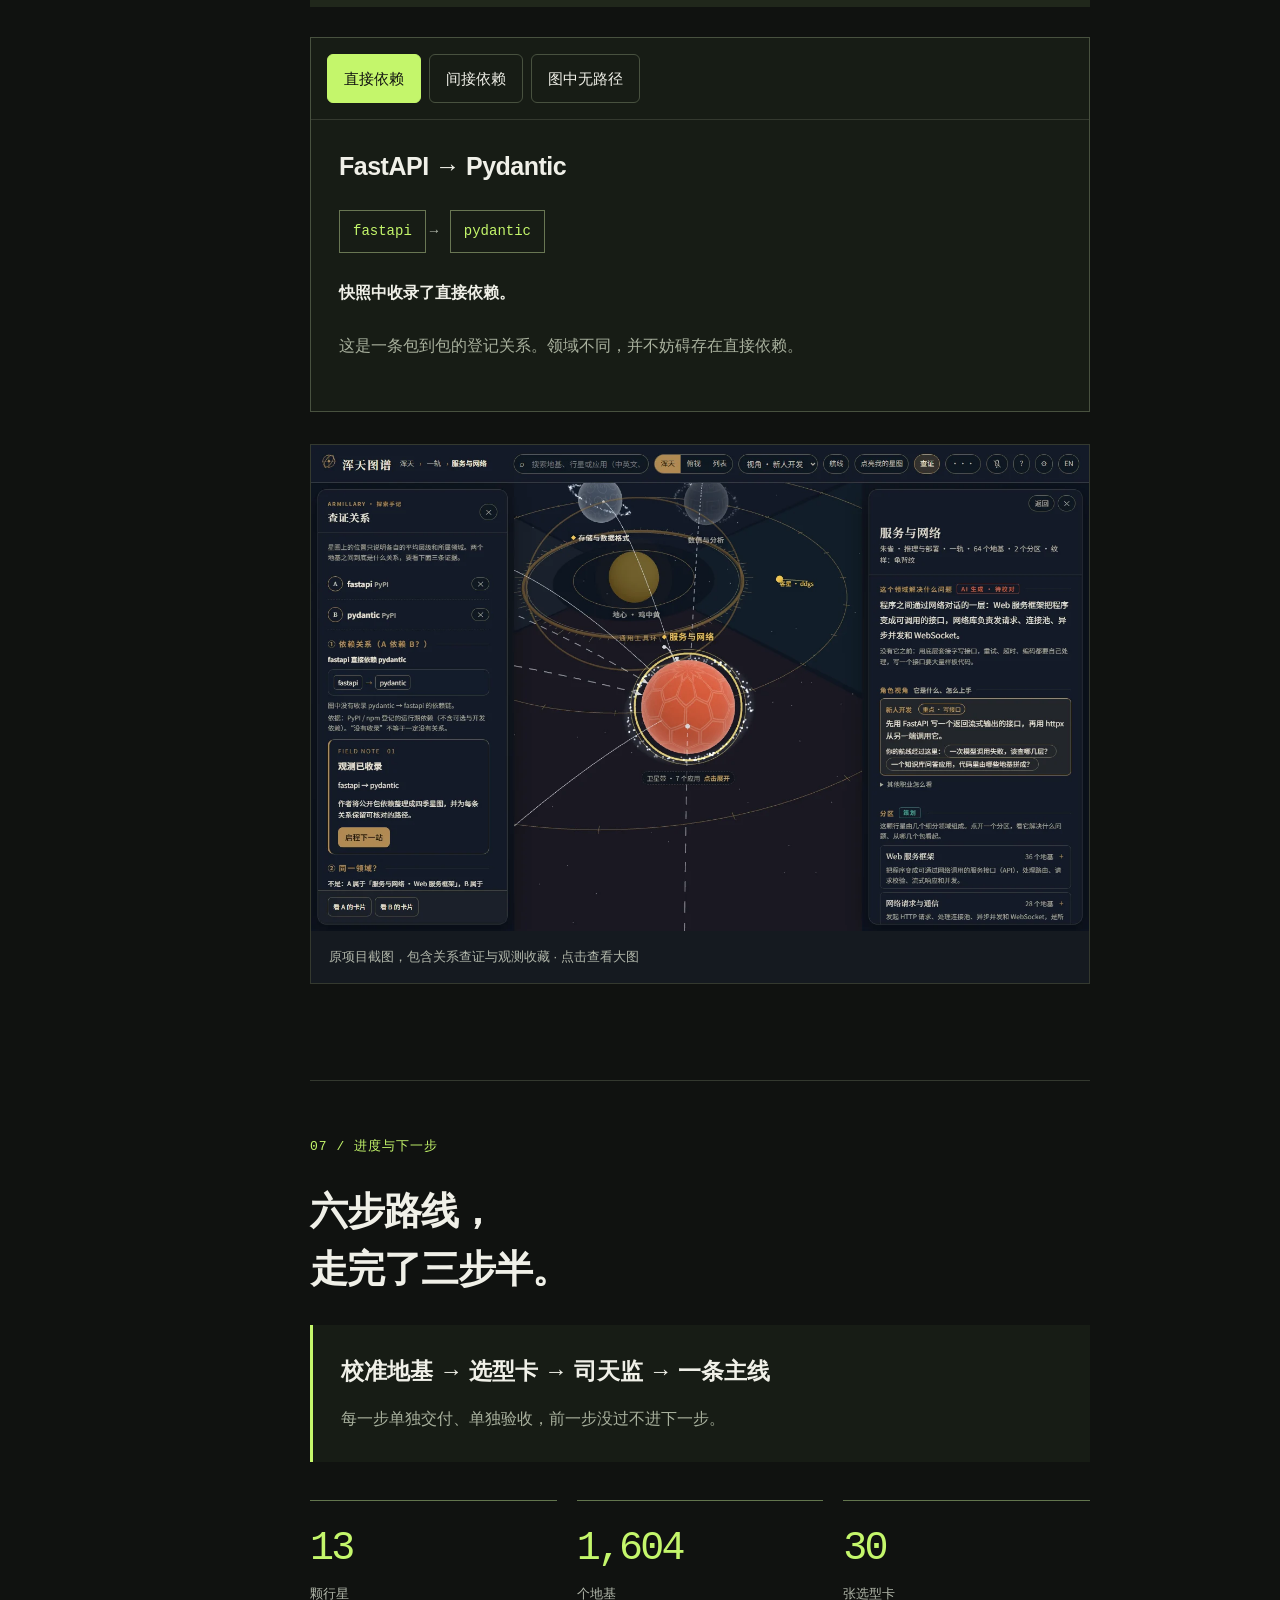
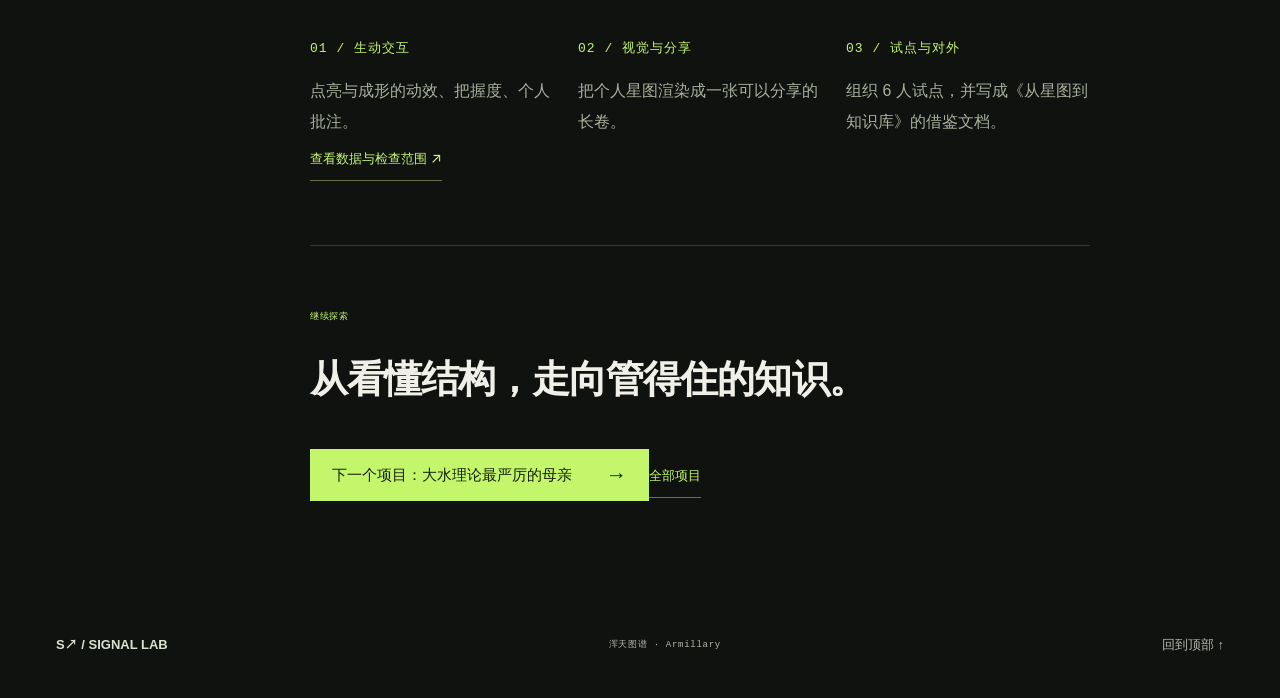
<file: projects/armillary.html>
<!doctype html><html lang="zh-CN"><head><meta charset="utf-8"><meta name="viewport" content="width=device-width,initial-scale=1"><meta name="theme-color" content="#101210"><meta name="description" content="把 AI 开源生态画成星图，再用知识库管理的做法管住每一条内容。"><title>浑天图谱 · Armillary — Soran 张书焓</title><link rel="icon" href="../assets/img/mark.svg" type="image/svg+xml"><link rel="stylesheet" href="../assets/css/style.css?v=11"><script src="../assets/js/app.js?v=11" defer></script></head><body class="case-page case-armillary"><a class="skip" href="#main">跳到内容</a>
<header class="nav wrap">
  <a class="brand" href="../index.html"><span class="brand-mark">S<span>↗︎</span></span><span>SORAN <span class="brand-name">张书焓</span><span class="brand-sub">SIGNAL LAB / 个人项目集</span></span></a>
  <nav aria-label="主导航"><a href="../index.html#work">← 项目集</a><a href="#experience">体验案例</a><button class="command-open" aria-label="打开快速导航">导航</button></nav>
</header><main id="main"><section class="case-hero wrap"><div class="hero-top mono"><span>CASE STUDY / 003</span><span>PERSONAL PRODUCT · 2026</span></div><div class="tags"><span>知识管理</span><span>交互与功能设计</span><span>AI 协作</span></div><h1>把 AI 开源生态，<br>画成<span class="accent">可查证的星图。</span></h1><div class="case-lead"><div><span class="mono">浑天图谱 · Armillary</span><p>一张星图，三层结构：内容、学习、治理。<br>每一条被用来判断的知识，都看得见来源、状态和保鲜期。</p></div><div class="case-actions"><a class="button lime" href="#experience">体验关键判断 ↘︎</a><button class="button project-pending" type="button" disabled data-project-link="armillary">项目尚未发布</button></div></div><div class="case-meta"><div><span>项目性质</span><strong>交互式知识地图 · V2 升级中</strong></div><div><span>我的工作</span><strong>产品定位 / 知识建模 / 治理设计 / 试用校准</strong></div><div><span>我的方法</span><strong>用企业知识库的做法，管住 AI 生成的内容</strong></div><div><span>实现方式</span><strong>AI 协作完成数据、代码与讲解，我定方向并试用反馈</strong></div></div></section><div class="case-body wrap"><aside class="case-toc" id="case-index"><span class="mono">案例目录</span><a href="#why">01　为什么做</a><a href="#model">02　知识怎么建模</a><a href="#govern">03　知识怎么管</a><a href="#learning">04　学习怎么设计</a><a href="#interaction">05　交互校准</a><a href="#experience">06　关系查证</a><a href="#evidence">07　进度与下一步</a></aside><div class="case-content"><section id="why"><span class="eyebrow">01 / 为什么做</span><h2>经验越来越多，<br>却说不清它们为什么有效。</h2><p class="large-copy">我每天都在用 AI，也总结出了不少经验和方法，但始终没有一套结构化的方法，能解释自己的改进为什么有效。缺少结构的知识很难持续精进，也没法分享给别人。</p><p>所以我想做一张能看清结构的地图。我的判断是：认知结构决定判断力，AI 时代更需要能在具体场景里做选择的人。第一版做到了“看清全局”；V2 要让用户在场景里做判断，并且让每条知识靠不靠得住都看得见。</p><figure class="case-figure"><a href="../assets/img/armillary/overview.webp" target="_blank" rel="noopener" aria-label="查看大图：浑天图谱的四象星系总览"><img src="../assets/img/armillary/overview.webp" alt="浑天图谱的四象星系总览" loading="lazy" decoding="async" width="1440" height="900"></a><figcaption>项目总览截图 · 点击查看大图</figcaption></figure></section><section id="model"><span class="eyebrow">02 / 知识怎么建模</span><h2>事实和判断，<br>分开建模。</h2><p>知识之间的关联千变万化，逐条自由解释就成了黑箱。我把它归纳成六种标准关系：用有限的类型概括无限的关联，每条线都标出类型、方向和证据等级。</p><ul class="rel-types six" aria-label="六种标准关系"><li><strong>依赖</strong><span>A 运行时直接用到 B</span></li><li><strong>封装</strong><span>A 在 B 之上提供更好用的接口</span></li><li><strong>实现</strong><span>A 实现了 B 规定的协议或格式</span></li><li><strong>协作</strong><span>A 和 B 常被一起用，各管一段</span></li><li><strong>替代</strong><span>A 和 B 解决同一个问题，通常二选一</span></li><li><strong>传承</strong><span>B 是 A 的后继</span></li></ul><div class="layers"><div><strong>事实型知识<small>可以自动校验</small></strong><p>“谁依赖谁”来自依赖清单，数据能证实。解释用固定模板生成，变量只来自数据，同一种关系永远是同一种说法。</p></div><div><strong>判断型知识<small>需要场景、条件和代价</small></strong><p>“什么情况下选谁”写成选型卡：给出带约束的情境，每个候选给出“贴合、可行但有代价、与约束冲突”三种结论和理由。一个情境可以有不止一个说得通的选择，区别在代价。首批 30 张。</p></div></div><figure class="case-figure"><a href="../assets/img/armillary/decision-card.webp" target="_blank" rel="noopener" aria-label="查看大图：研判卡：在一个情境里，从已点亮的成员中做选择"><img src="../assets/img/armillary/decision-card.webp" alt="研判卡：在一个情境里，从已点亮的成员中做选择" loading="lazy" decoding="async" width="1280" height="800"></a><figcaption>研判卡：给一个情境，选完后列出每个候选的判断和理由 · 点击查看大图</figcaption></figure></section><section id="govern"><span class="eyebrow">03 / 知识怎么管</span><h2>把“靠不靠得住”，<br>做成产品的一层。</h2><p>这张图里的内容有三种来源：数据算出来的、人工策划的、AI 起草的。它们混在一起，每周还会随上游变化而过时。这正是企业知识库要解决的问题，所以我把知识库管理的做法搬进了产品。</p><div class="layers"><div><strong>内容层 · 星表<small>有哪些知识，怎样相连</small></strong><p>1,604 个地基、13 颗行星、六种关系、30 张选型卡。</p></div><div><strong>学习层 · 观星<small>怎样变成自己的判断</small></strong><p>一条主线：点亮一颗星，回答一道题，在情境里做一次选择。</p></div><div><strong>治理层 · 司天监<small>靠不靠得住，谁在维护</small></strong><p>每条内容的状态、待校队列、每期变更和缺口都看得见。</p></div></div><ol class="rail" aria-label="五个环节连成一个环"><li><span class="step">采</span><strong>采集</strong><p>每周从公开接口采集依赖与应用。</p></li><li class="key"><span class="step">编</span><strong>编校</strong><p>策划、AI 起草、校对，每条带状态。</p></li><li><span class="step">学</span><strong>学习</strong><p>观测题与情境研判。</p></li><li><span class="step">用</span><strong>使用</strong><p>把结构导出给 AI 当上下文。</p></li><li class="key"><span class="step">馈</span><strong>反馈</strong><p>纠错和答错集中的题，回到编校。</p></li></ol><table class="bench three"><thead><tr><th scope="col">知识库的做法</th><th scope="col">企业产品里的样子</th><th scope="col">在浑天图谱里</th></tr></thead><tbody><tr><td><strong>内容生命周期</strong></td><td data-label="企业产品里">草稿、待审、已发布、待复核、退役</td><td data-label="在浑天图谱里">统一五种状态：AI 起草、数据证实、人工校对、待复核、已退役</td></tr><tr><td><strong>保鲜期</strong></td><td data-label="企业产品里">按固定周期提醒复核</td><td data-label="在浑天图谱里">由上游变化触发：依据的数据变了，这条内容才转为待复核</td></tr><tr><td><strong>用即是审</strong></td><td data-label="企业产品里">客服引用文章时顺手确认或标记</td><td data-label="在浑天图谱里">一道题大家集中答错，它背后的讲解进入“疑似讲不清”队列</td></tr><tr><td><strong>缺口分析</strong></td><td data-label="企业产品里">搜索无结果的词</td><td data-label="在浑天图谱里">缺口榜：搜不到的词、没上图的应用、重要却没有判断型关系的地基</td></tr><tr><td><strong>健康度看板</strong></td><td data-label="企业产品里">已核验率、过期率、覆盖率</td><td data-label="在浑天图谱里">司天监首页四个数：覆盖率、已校对率、保鲜率、缺口数</td></tr></tbody></table><figure class="case-figure"><a href="../assets/img/armillary/governance.webp" target="_blank" rel="noopener" aria-label="查看大图：司天监：内容台账与四个健康度指标"><img src="../assets/img/armillary/governance.webp" alt="司天监：内容台账与四个健康度指标" loading="lazy" decoding="async" width="1280" height="800"></a><figcaption>司天监：覆盖率、已校对率、保鲜率和缺口 · 点击查看大图</figcaption></figure><p>司天监第一次运行就标出 24 条待复核。其中一条是：某个框架的仓库已经归档，它却在一张选型卡里被判为“合适”。</p><h3 class="next-title">可以带到企业知识库的三条设计</h3><ul class="split-list"><li><b>AI 起草的内容，带着状态出厂。</b>批量生成不难，难的是说清哪些校过。状态对读者可见。</li><li><b>保鲜期由上游变化触发。</b>复核的人只看真正变了的那部分。</li><li><b>知识要能交给智能体。</b>导出的知识包带出处和状态；智能体读到“待校对”，知道该提醒人核对。</li></ul></section><section id="learning"><span class="eyebrow">04 / 学习怎么设计</span><h2>题目有区分度，<br>进度才可信。</h2><p>原型只有一种问法，而数据里依赖关系太多：93% 的题，答案都是同一个选项。我重做了出题规则：六种问法，干扰项必须经得起查证，并且每道题都算得出“瞎猜能对几成”。</p><div class="metrics"><div><strong>38%</strong><span>固定选一个答案的最高正确率，原来是 93%</span></div><div><strong>6</strong><span>种题型，最多的一种占 28%</span></div><div><strong>561</strong><span>题一轮，全程模拟 8 轮验收</span></div></div><p>进度也只认核对过的作答：一颗行星要“成形”，入门的 5 颗星全亮之外，还要在这颗行星里答对至少 3 道题。</p><figure class="case-figure"><a href="../assets/img/armillary/observe.webp" target="_blank" rel="noopener" aria-label="查看大图：观测卡：点亮一颗星之前回答一道题"><img src="../assets/img/armillary/observe.webp" alt="观测卡：点亮一颗星之前回答一道题" loading="lazy" decoding="async" width="1280" height="800"></a><figcaption>观测卡：点亮一颗星，回答一道题 · 点击查看大图</figcaption></figure></section><section id="interaction"><span class="eyebrow">05 / 交互校准</span><h2>AI 写出来的交互，<br>由我试用后校准。</h2><p>功能由 AI 实现，合不合理由我用过才知道。我通过试用检验 AI 的设计，校准了 12 处交互体验，并把结论沉淀成两条规则，后面的新功能照着做。</p><div class="metrics"><div><strong>12</strong><span>处交互校准</span></div><div><strong>6</strong><span>个顶栏入口，原来 11 个</span></div><div><strong>2</strong><span>次点击到第一道题，原来 4 次</span></div></div></section><section id="experience"><span class="eyebrow">06 / 阅读一条证据</span><h2>试着分清，<br>位置、路径与空白。</h2><p>下面三组关系直接取自原项目随站依赖图。选择一组，查看结论及其依据。这里是作品集内的固定快照演示。</p><div class="boundary"><span>这张图的读法</span><strong>位置表达领域层级，关系需要单独查证。</strong><p>圈层表示代表包平均接近依赖底层的程度。两颗行星一内一外，不足以判断其中一个包依赖另一个。</p></div><div class="evidence-explorer" id="relation-demo"><div class="choice-row" role="group" aria-label="选择依赖关系示例"><button type="button" data-relation="0" aria-pressed="true">直接依赖</button><button type="button" data-relation="1" aria-pressed="false">间接依赖</button><button type="button" data-relation="2" aria-pressed="false">图中无路径</button></div><div class="relation-output" aria-live="polite"><h3>FastAPI → Pydantic</h3><p>快照中收录了直接依赖。下方截图展示原产品的查证界面。</p></div></div><script type="application/json" id="relation-data">[{"label": "直接依赖", "pair": "FastAPI → Pydantic", "path": ["fastapi", "pydantic"], "conclusion": "快照中收录了直接依赖。", "note": "这是一条包到包的登记关系。领域不同，并不妨碍存在直接依赖。"}, {"label": "间接依赖", "pair": "LangChain → h11", "path": ["langchain", "langchain-core", "httpx", "httpcore", "h11"], "conclusion": "快照中收录了间接路径。", "note": "中间节点必须一起展示，才能解释“间接”具体经过哪几层。"}, {"label": "图中无路径", "pair": "PyTorch → Click", "path": [], "conclusion": "当前快照没有收录从 torch 到 click 的路径。", "note": "仅凭两者的行星位置不能推出依赖；快照未收录也不能证明任何版本都不存在关系。"}]</script><figure class="case-figure"><a href="../assets/img/armillary/observation.webp" target="_blank" rel="noopener" aria-label="查看大图：观测任务收录 FastAPI 到 Pydantic 的依赖路径"><img src="../assets/img/armillary/observation.webp" alt="观测任务收录 FastAPI 到 Pydantic 的依赖路径" loading="lazy" decoding="async" width="1440" height="900"></a><figcaption>原项目截图，包含关系查证与观测收藏 · 点击查看大图</figcaption></figure></section><section id="evidence"><span class="eyebrow">07 / 进度与下一步</span><h2>六步路线，<br>走完了三步半。</h2><div class="result-strip"><strong>校准地基 → 选型卡 → 司天监 → 一条主线</strong><p>每一步单独交付、单独验收，前一步没过不进下一步。</p></div><div class="metrics"><div><strong>13</strong><span>颗行星</span></div><div><strong>1,604</strong><span>个地基</span></div><div><strong>30</strong><span>张选型卡</span></div></div><div class="next-steps"><div><span class="mono">01 / 生动交互</span><p>点亮与成形的动效、把握度、个人批注。</p></div><div><span class="mono">02 / 视觉与分享</span><p>把个人星图渲染成一张可以分享的长卷。</p></div><div><span class="mono">03 / 试点与对外</span><p>组织 6 人试点，并写成《从星图到知识库》的借鉴文档。</p></div></div><a class="text-link" href="../verification/armillary.html">查看数据与检查范围 ↗︎</a></section><section class="closing"><span class="mono">继续探索</span><h2>从看懂结构，走向管得住的知识。</h2><a class="button lime" href="big-water-mom.html">下一个项目：大水理论最严厉的母亲 <span>→</span></a><a class="text-link" href="../index.html#work">全部项目</a></section></div></div></main><footer class="wrap footer"><span class="brand-small">S↗︎ / SIGNAL LAB</span><span class="mono">浑天图谱 · Armillary</span><a href="#main">回到顶部 ↑</a></footer><dialog id="command-dialog"><div class="command-head"><span class="mono">项目导航</span><button data-close aria-label="关闭快速导航">ESC ×</button></div><nav aria-label="快速导航"><a href="../projects/learning-loop.html">01　学习回路<span>↗︎</span></a><a href="../projects/date-scout.html">02　悉尼约会助理<span>↗︎</span></a><a href="../projects/armillary.html">03　浑天图谱<span>↗︎</span></a><a href="../projects/big-water-mom.html">04　大水理论最严厉的母亲<span>↗︎</span></a><a href="../projects/opus-token.html">05　Opus Token 号<span>↗︎</span></a><a href="../index.html#about">06　关于 Soran<span>↗︎</span></a></nav></dialog></body></html>
</file>
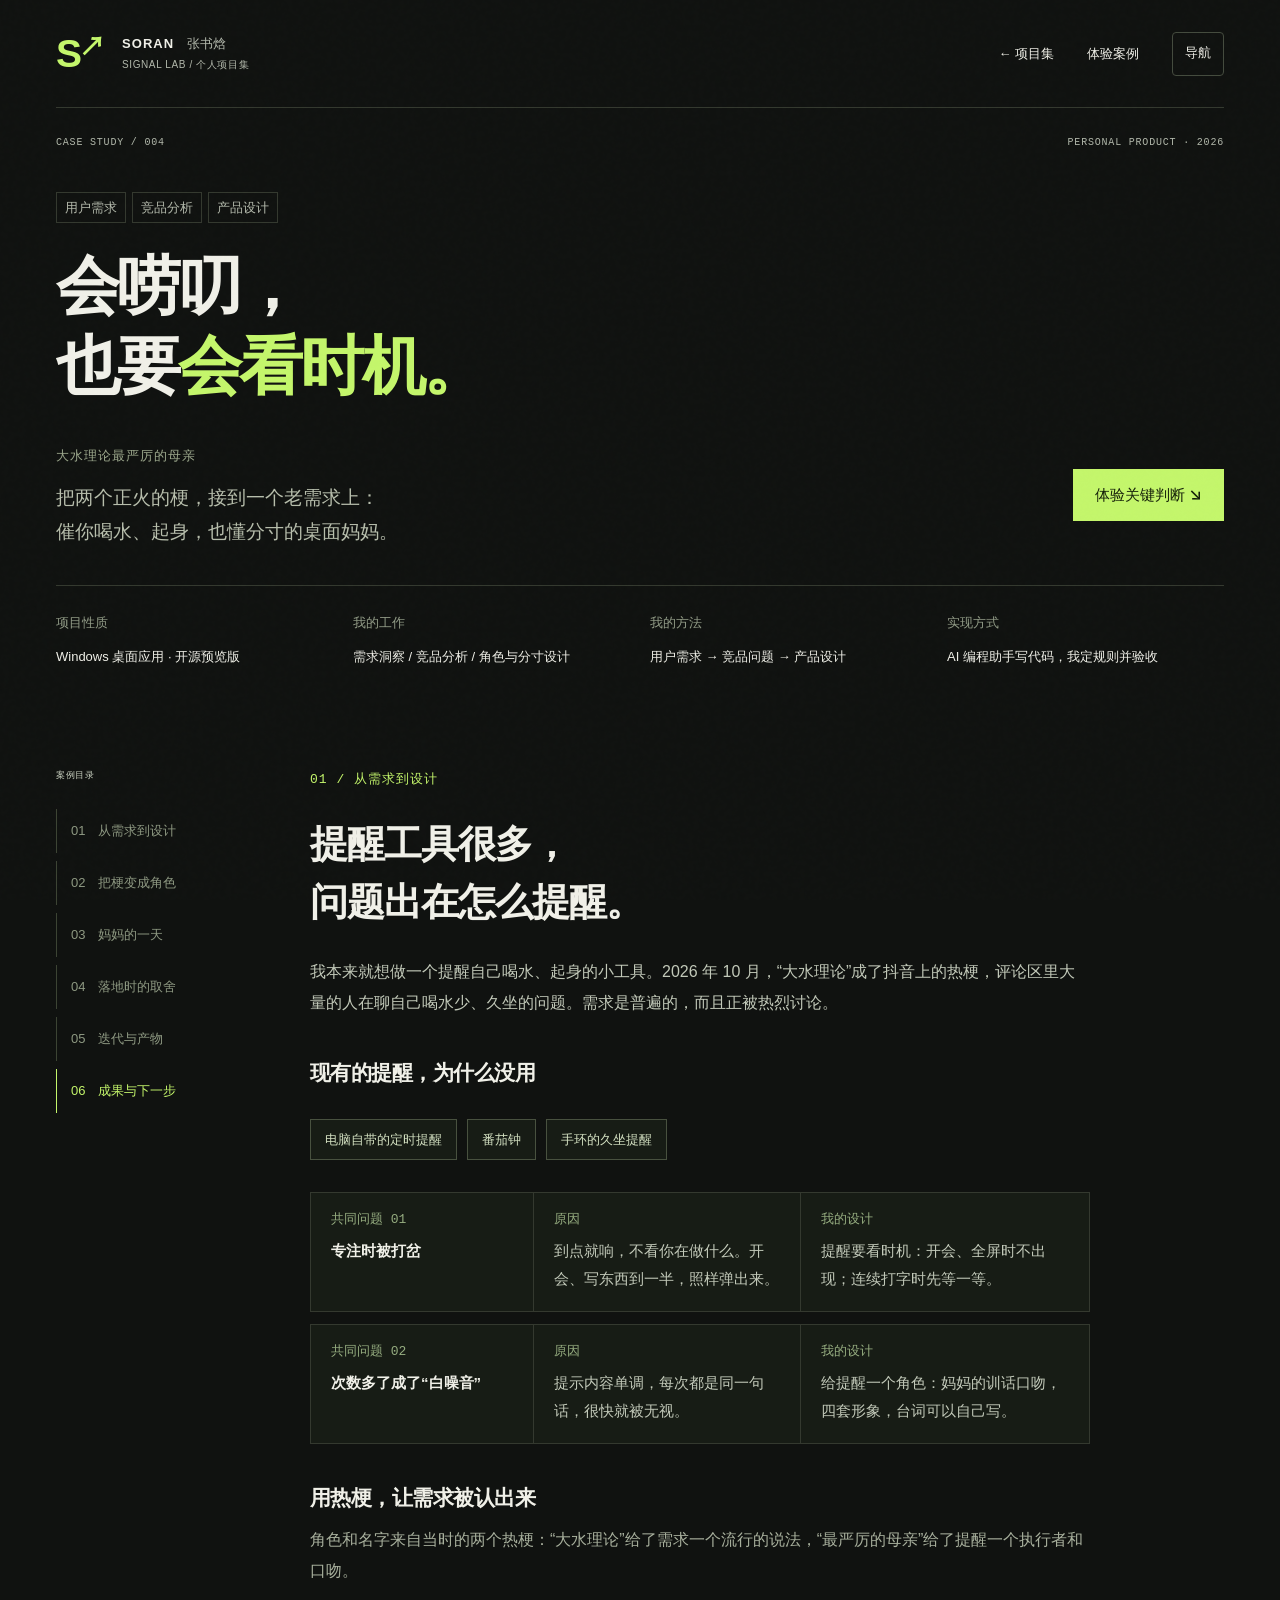
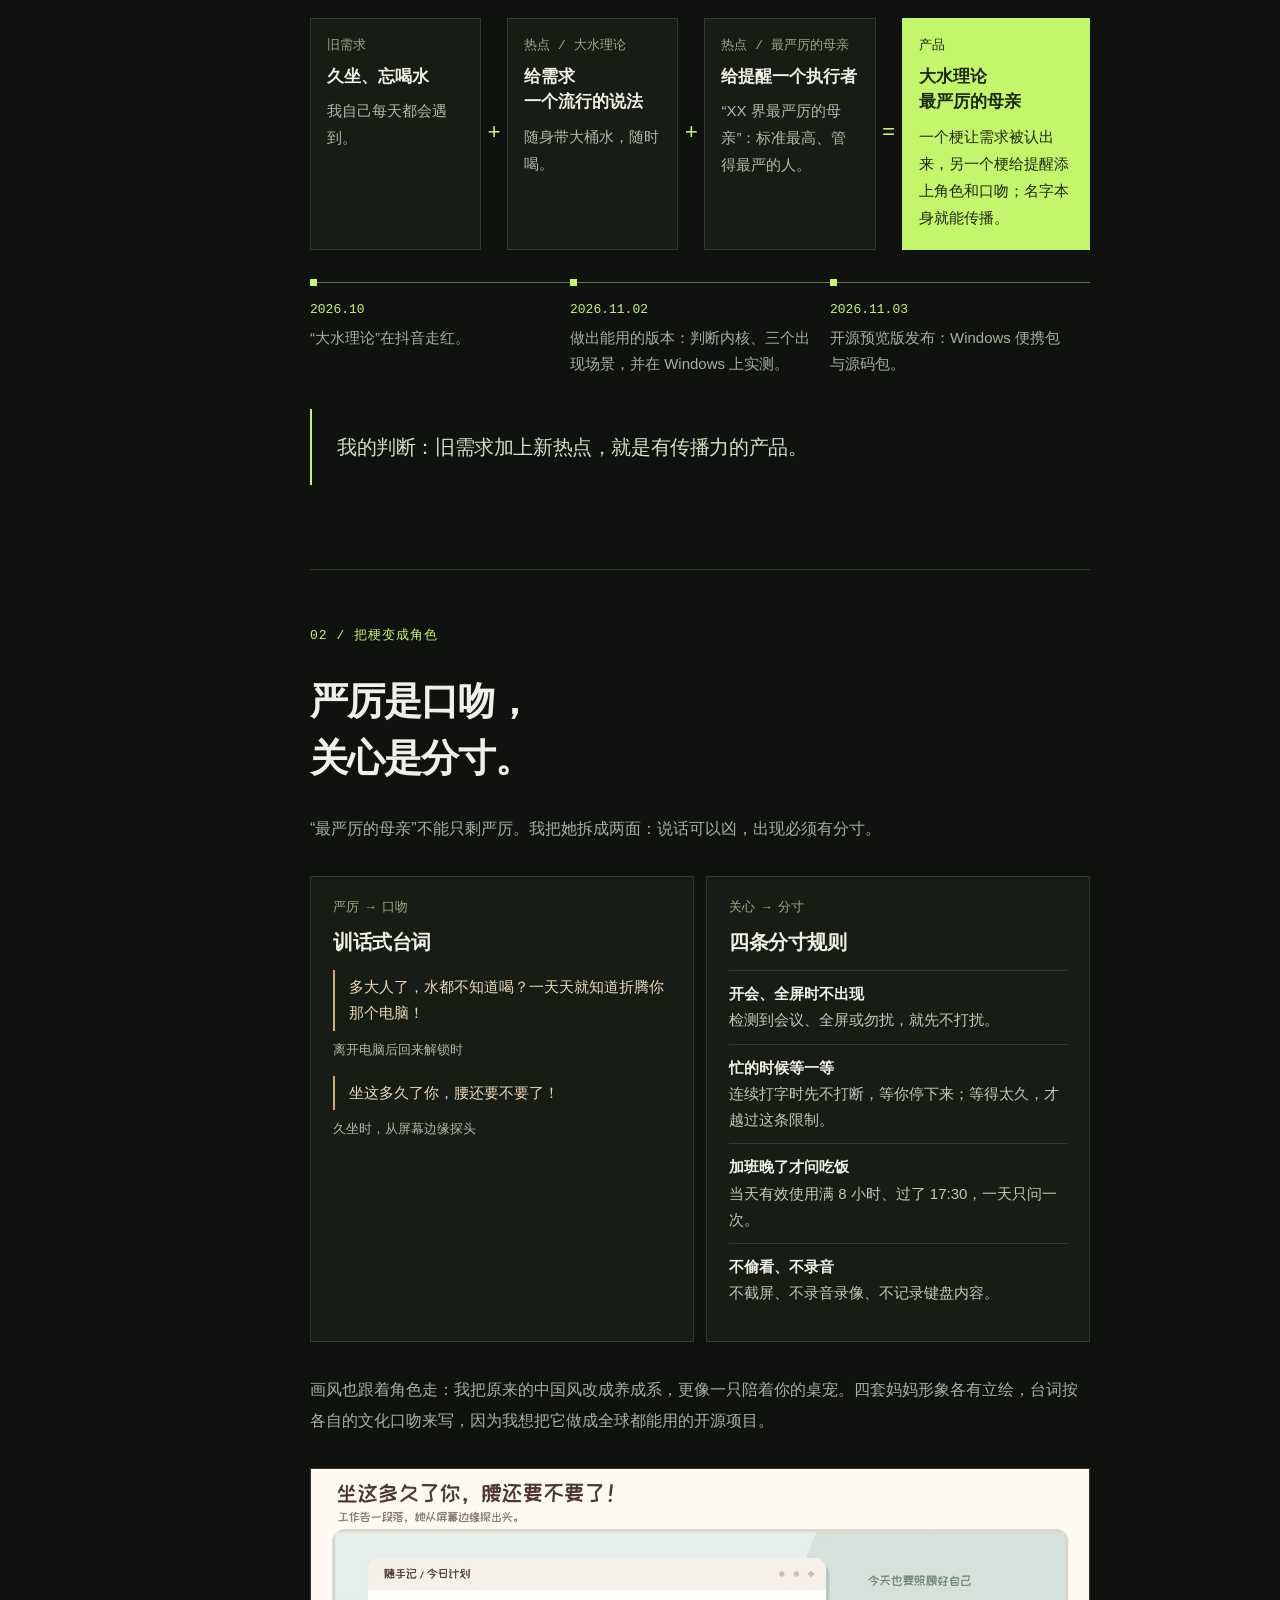
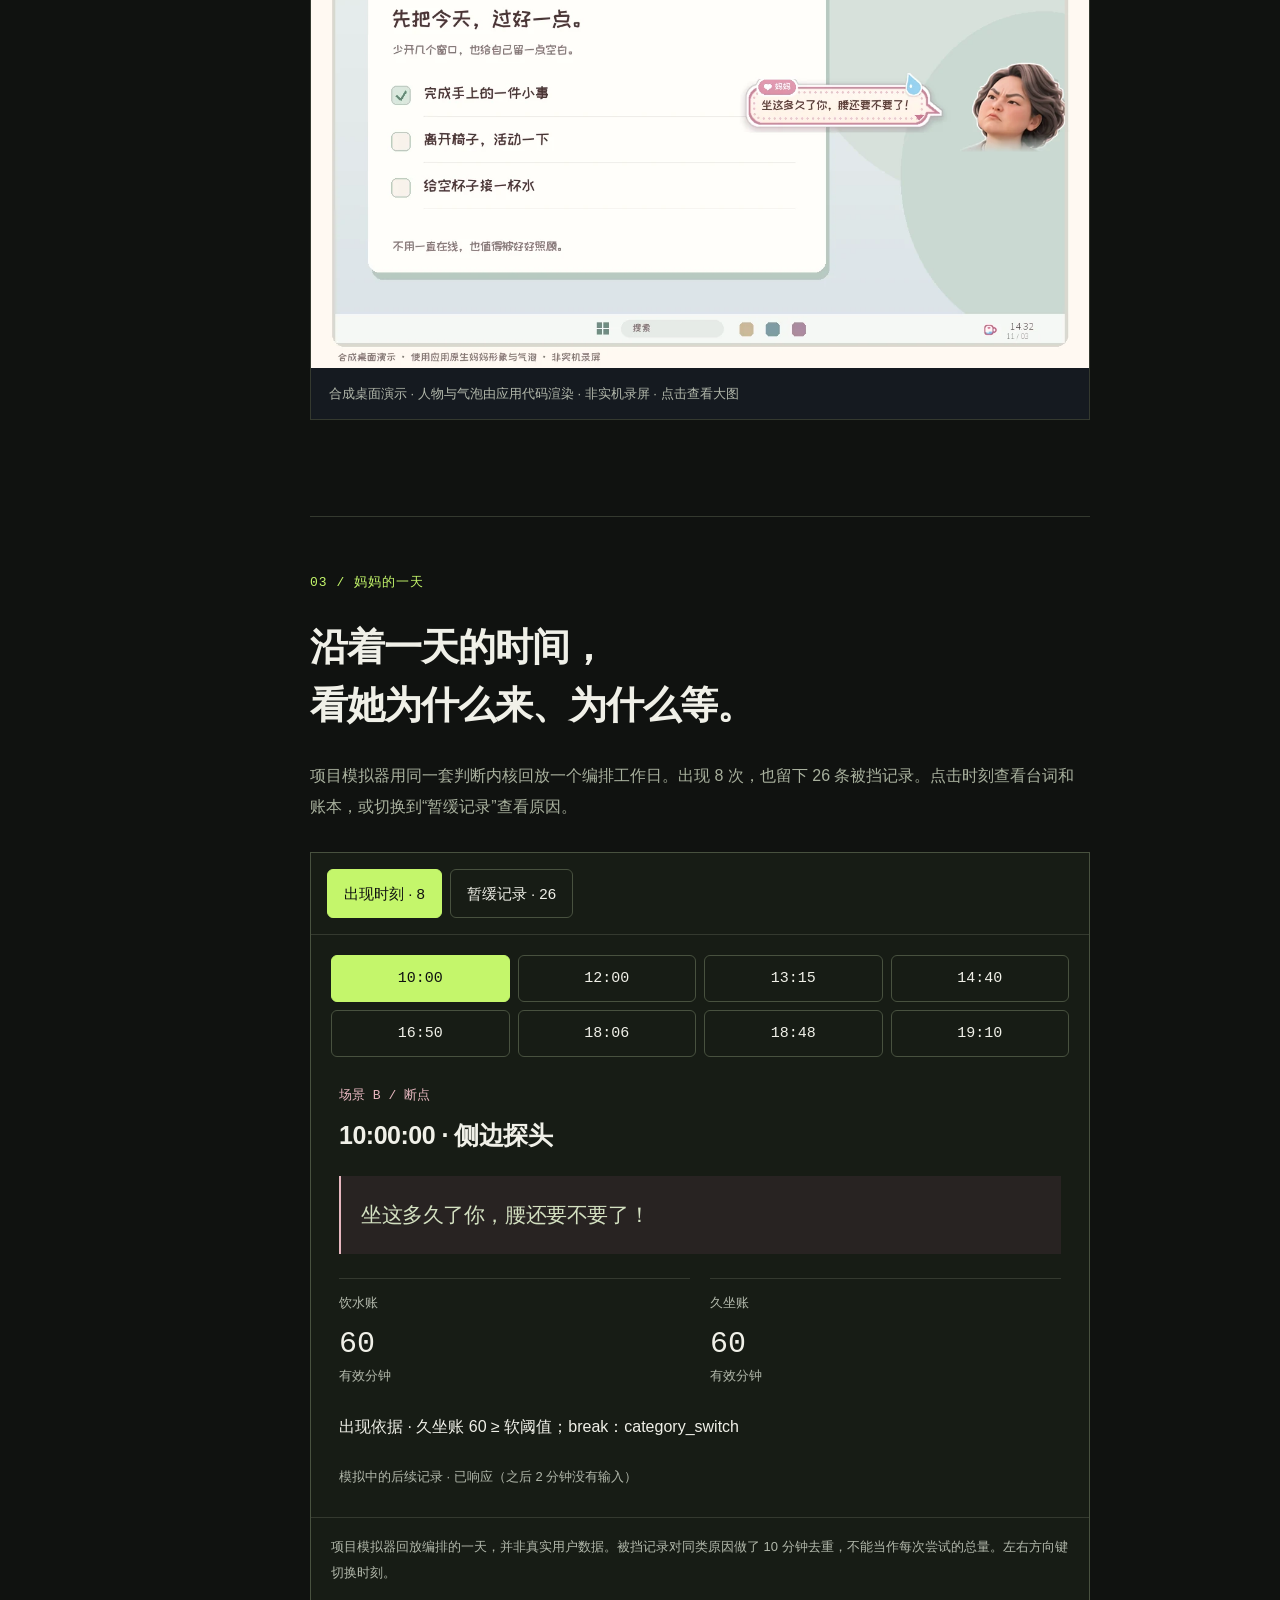
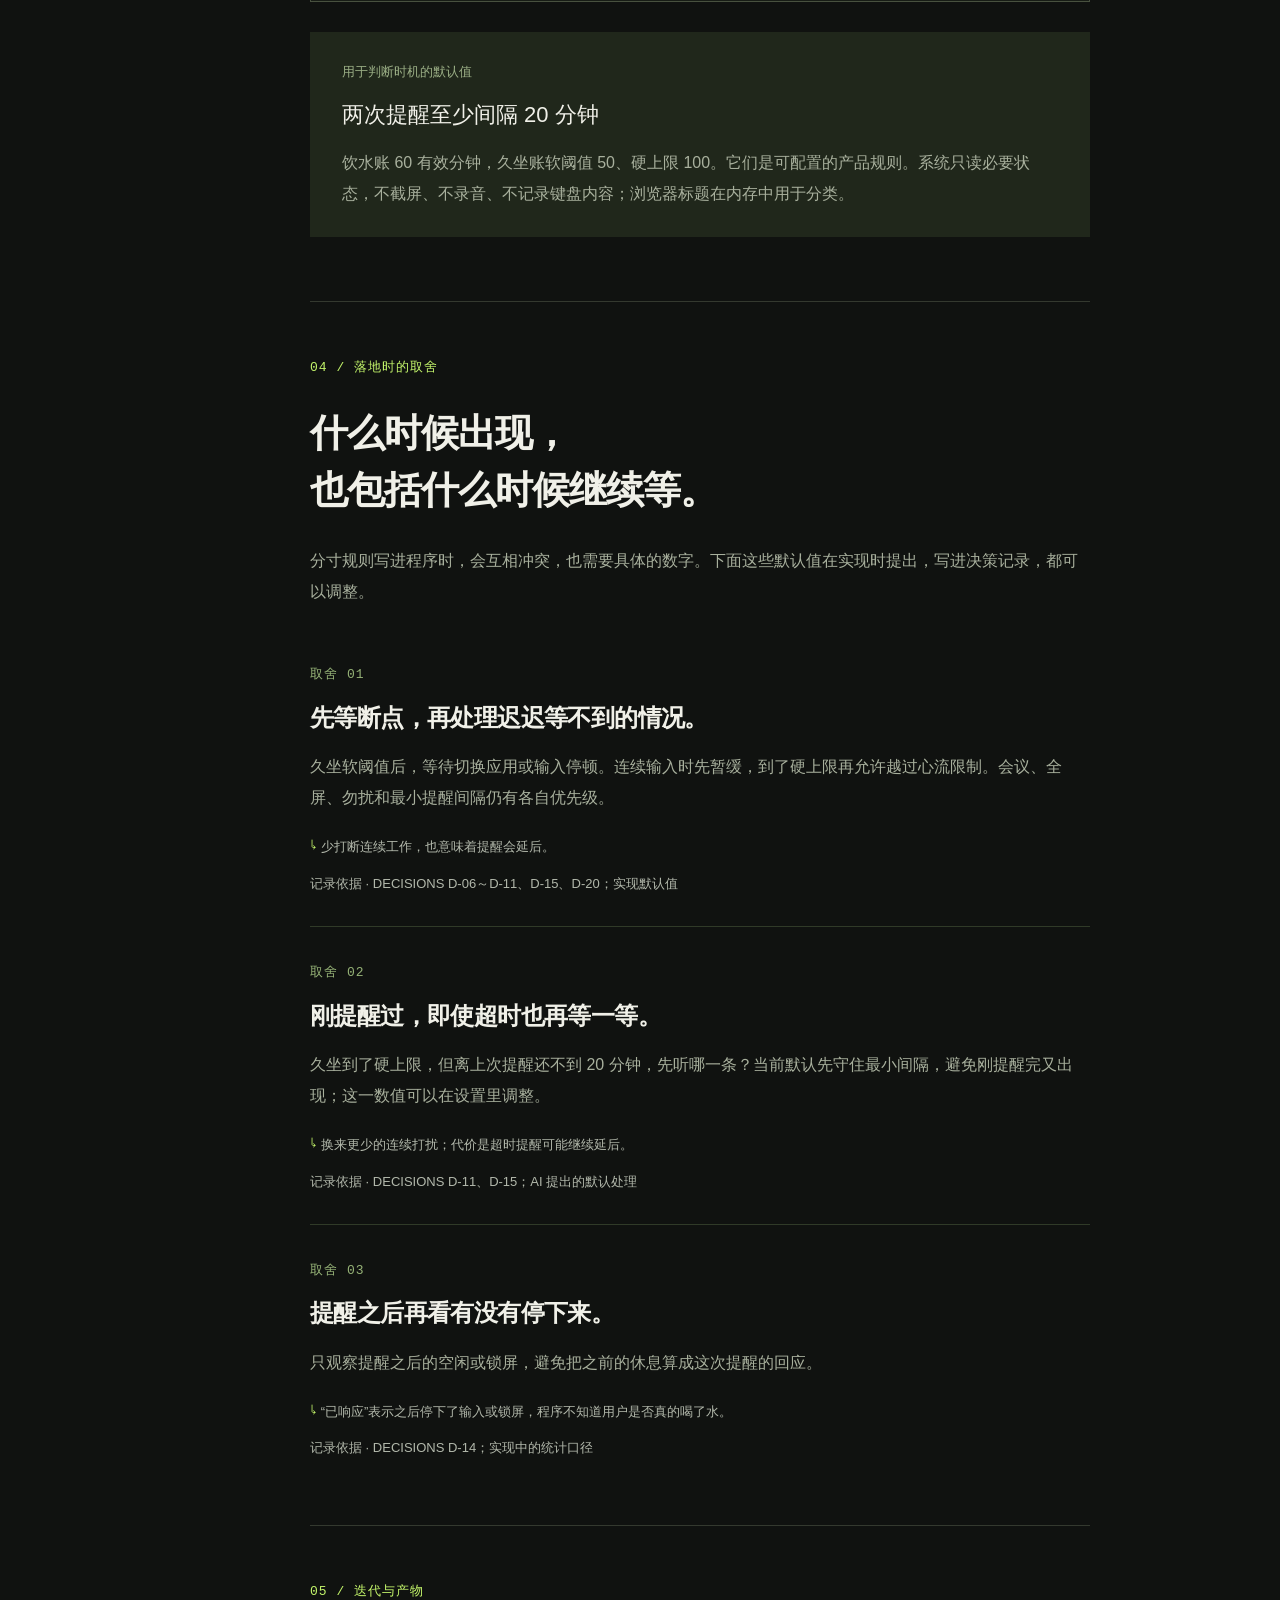
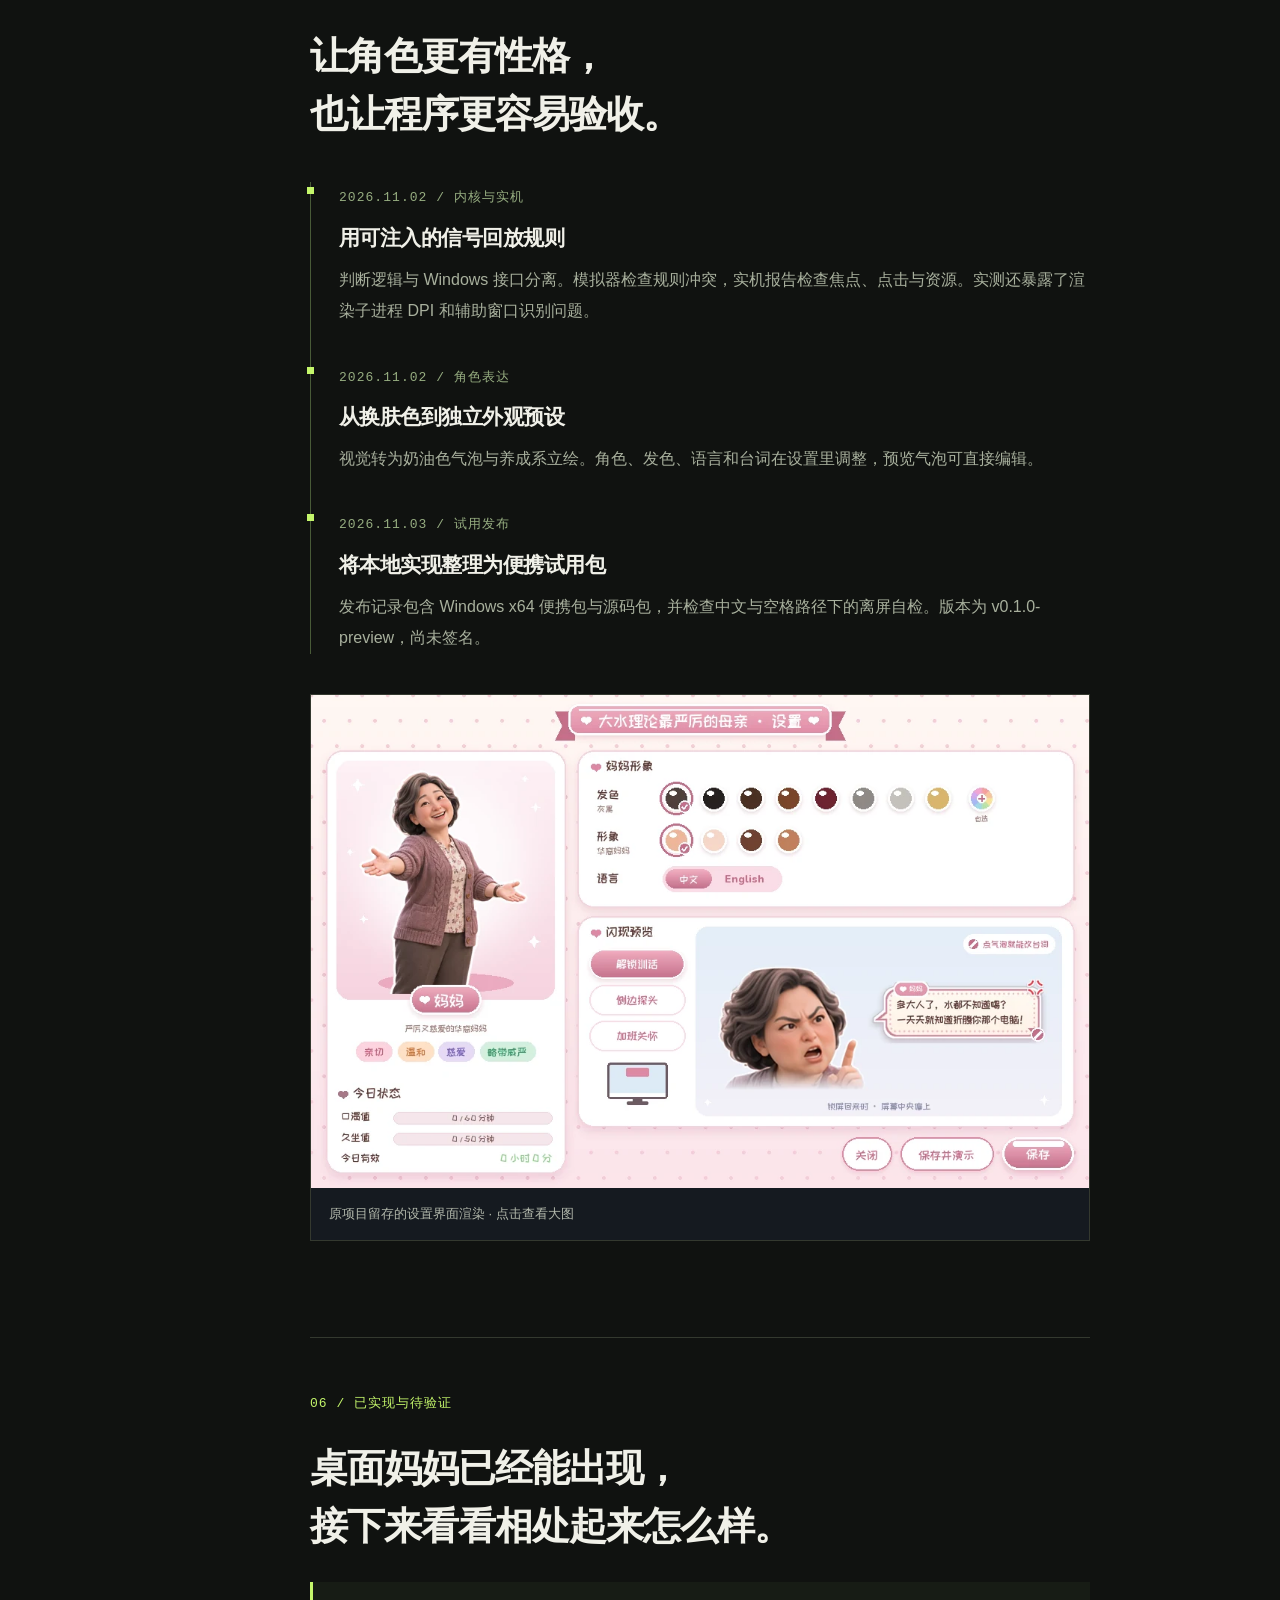
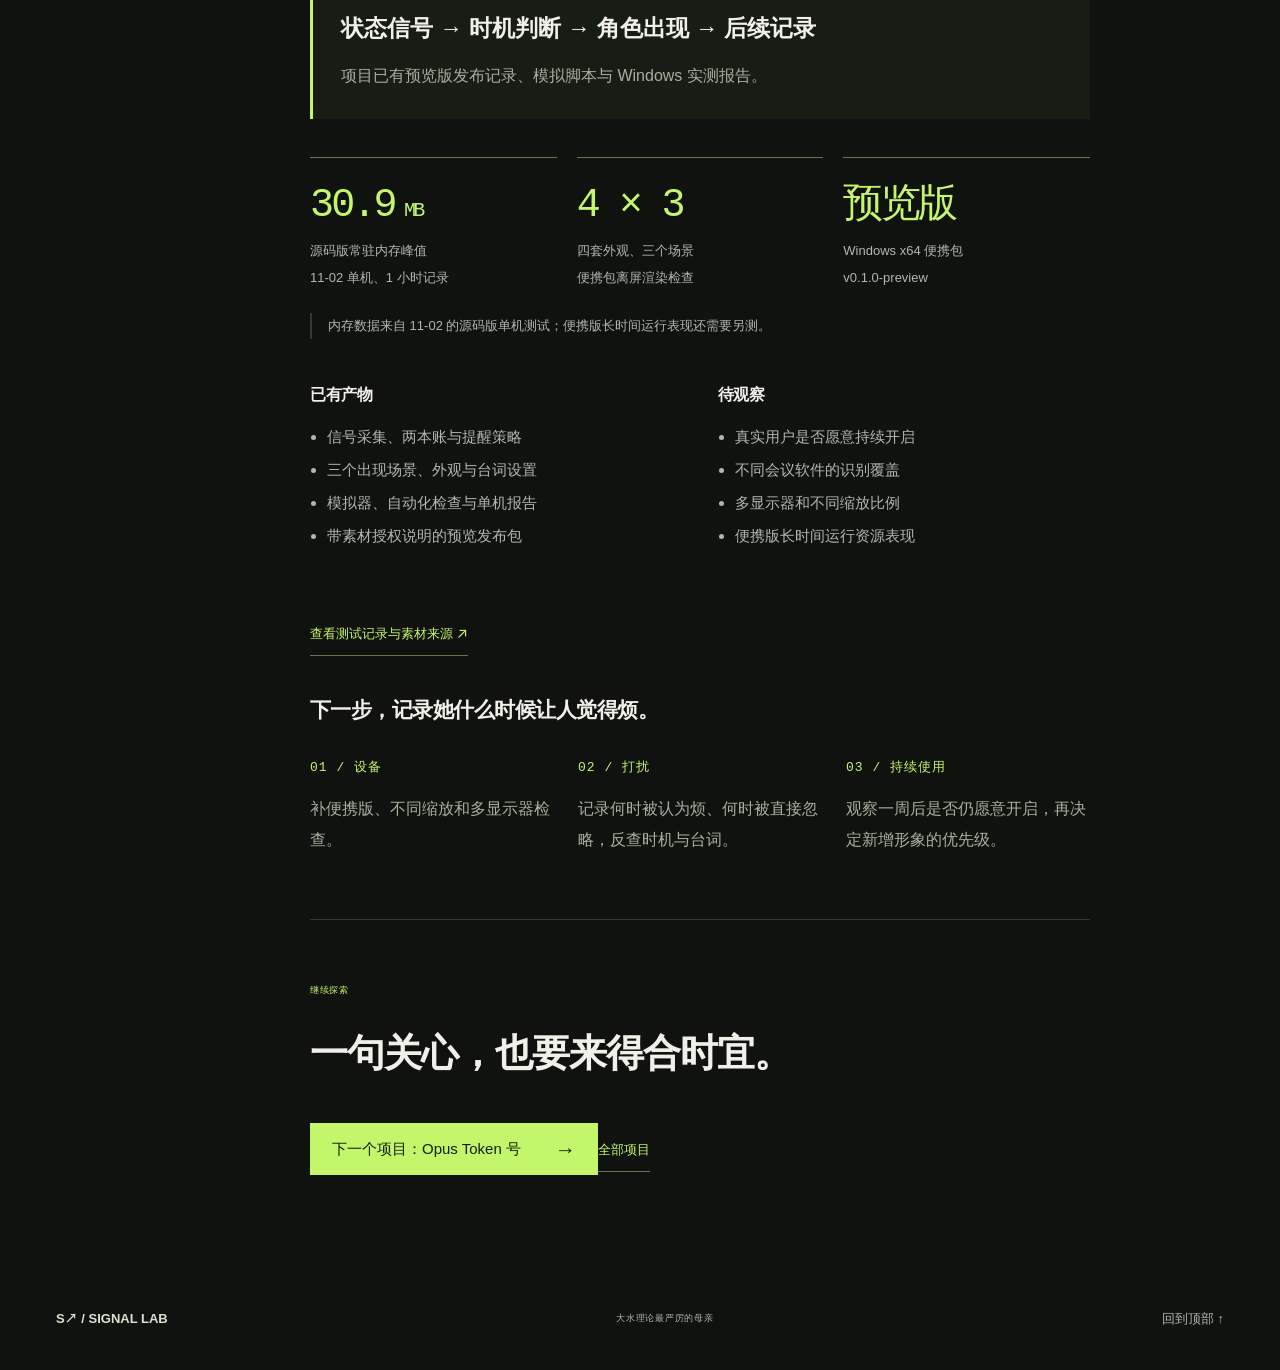
<file: projects/big-water-mom.html>
<!doctype html><html lang="zh-CN"><head><meta charset="utf-8"><meta name="viewport" content="width=device-width,initial-scale=1"><meta name="theme-color" content="#101210"><meta name="description" content="一个 Windows 桌面角色，催你喝水、起身，在加班时问一句有没有吃饭。"><title>大水理论最严厉的母亲 — Soran 张书焓</title><link rel="icon" href="../assets/img/mark.svg" type="image/svg+xml"><link rel="stylesheet" href="../assets/css/style.css?v=11"><script src="../assets/js/app.js?v=11" defer></script></head><body class="case-page case-big-water-mom"><a class="skip" href="#main">跳到内容</a>
<header class="nav wrap">
  <a class="brand" href="../index.html"><span class="brand-mark">S<span>↗︎</span></span><span>SORAN <span class="brand-name">张书焓</span><span class="brand-sub">SIGNAL LAB / 个人项目集</span></span></a>
  <nav aria-label="主导航"><a href="../index.html#work">← 项目集</a><a href="#experience">体验案例</a><button class="command-open" aria-label="打开快速导航">导航</button></nav>
</header><main id="main"><section class="case-hero wrap"><div class="hero-top mono"><span>CASE STUDY / 004</span><span>PERSONAL PRODUCT · 2026</span></div><div class="tags"><span>用户需求</span><span>竞品分析</span><span>产品设计</span></div><h1>会唠叨，<br>也要<span class="accent">会看时机。</span></h1><div class="case-lead"><div><span class="mono">大水理论最严厉的母亲</span><p>把两个正火的梗，接到一个老需求上：<br>催你喝水、起身，也懂分寸的桌面妈妈。</p></div><div class="case-actions"><a class="button lime" href="#experience">体验关键判断 ↘︎</a></div></div><div class="case-meta"><div><span>项目性质</span><strong>Windows 桌面应用 · 开源预览版</strong></div><div><span>我的工作</span><strong>需求洞察 / 竞品分析 / 角色与分寸设计</strong></div><div><span>我的方法</span><strong>用户需求 → 竞品问题 → 产品设计</strong></div><div><span>实现方式</span><strong>AI 编程助手写代码，我定规则并验收</strong></div></div></section><div class="case-body wrap"><aside class="case-toc" id="case-index"><span class="mono">案例目录</span><a href="#method">01　从需求到设计</a><a href="#persona">02　把梗变成角色</a><a href="#experience">03　妈妈的一天</a><a href="#decisions">04　落地时的取舍</a><a href="#iteration">05　迭代与产物</a><a href="#evidence">06　成果与下一步</a></aside><div class="case-content"><section id="method"><span class="eyebrow">01 / 从需求到设计</span><h2>提醒工具很多，<br>问题出在怎么提醒。</h2><p class="large-copy">我本来就想做一个提醒自己喝水、起身的小工具。2026 年 10 月，“大水理论”成了抖音上的热梗，评论区里大量的人在聊自己喝水少、久坐的问题。需求是普遍的，而且正被热烈讨论。</p><h3 class="next-title">现有的提醒，为什么没用</h3><ul class="traits" aria-label="我对比过的现有方案"><li>电脑自带的定时提醒</li><li>番茄钟</li><li>手环的久坐提醒</li></ul><div class="flips"><div class="flip"><div><span>共同问题 01</span><p>专注时被打岔</p></div><div><span>原因</span><p>到点就响，不看你在做什么。开会、写东西到一半，照样弹出来。</p></div><div><span>我的设计</span><p>提醒要看时机：开会、全屏时不出现；连续打字时先等一等。</p></div></div><div class="flip"><div><span>共同问题 02</span><p>次数多了成了“白噪音”</p></div><div><span>原因</span><p>提示内容单调，每次都是同一句话，很快就被无视。</p></div><div><span>我的设计</span><p>给提醒一个角色：妈妈的训话口吻，四套形象，台词可以自己写。</p></div></div></div><h3 class="next-title">用热梗，让需求被认出来</h3><p>角色和名字来自当时的两个热梗：“大水理论”给了需求一个流行的说法，“最严厉的母亲”给了提醒一个执行者和口吻。</p><div class="equation" aria-label="旧需求加两个热点，等于这个产品"><div><span>旧需求</span><strong>久坐、<wbr>忘喝水</strong><p>我自己每天都会遇到。</p></div><b aria-hidden="true">+</b><div><span>热点 / 大水理论</span><strong>给需求<wbr>一个流行的说法</strong><p>随身带大桶水，随时喝。</p></div><b aria-hidden="true">+</b><div><span>热点 / 最严厉的母亲</span><strong>给提醒<wbr>一个执行者</strong><p>“XX 界最严厉的母亲”：标准最高、管得最严的人。</p></div><b aria-hidden="true">=</b><div class="result"><span>产品</span><strong>大水理论<wbr>最严厉的母亲</strong><p>一个梗让需求被认出来，另一个梗给提醒添上角色和口吻；名字本身就能传播。</p></div></div><ol class="time-strip" aria-label="从热点到发布"><li><span>2026.10</span><p>“大水理论”在抖音走红。</p></li><li><span>2026.11.02</span><p>做出能用的版本：判断内核、三个出现场景，并在 Windows 上实测。</p></li><li><span>2026.11.03</span><p>开源预览版发布：Windows 便携包与源码包。</p></li></ol><blockquote>我的判断：旧需求加上新热点，就是有传播力的产品。</blockquote></section><section id="persona"><span class="eyebrow">02 / 把梗变成角色</span><h2>严厉是口吻，<br>关心是分寸。</h2><p>“最严厉的母亲”不能只剩严厉。我把她拆成两面：说话可以凶，出现必须有分寸。</p><div class="split"><div><span>严厉 → 口吻</span><h3>训话式台词</h3><q>多大人了，水都不知道喝？一天天就知道折腾你那个电脑！</q><p class="note">离开电脑后回来解锁时</p><q>坐这多久了你，腰还要不要了！</q><p class="note">久坐时，从屏幕边缘探头</p></div><div><span>关心 → 分寸</span><h3>四条分寸规则</h3><ul><li><b>开会、全屏时不出现</b>检测到会议、全屏或勿扰，就先不打扰。</li><li><b>忙的时候等一等</b>连续打字时先不打断，等你停下来；等得太久，才越过这条限制。</li><li><b>加班晚了才问吃饭</b>当天有效使用满 8 小时、过了 17:30，一天只问一次。</li><li><b>不偷看、不录音</b>不截屏、不录音录像、不记录键盘内容。</li></ul></div></div><p>画风也跟着角色走：我把原来的中国风改成养成系，更像一只陪着你的桌宠。四套妈妈形象各有立绘，台词按各自的文化口吻来写，因为我想把它做成全球都能用的开源项目。</p><figure class="case-figure"><a href="../assets/img/big-water-mom/desktop-preview-zh.webp" target="_blank" rel="noopener" aria-label="查看大图：妈妈从屏幕边缘探头提醒起身"><img src="../assets/img/big-water-mom/desktop-preview-zh.webp" alt="妈妈从屏幕边缘探头提醒起身" loading="lazy" decoding="async" width="1280" height="820"></a><figcaption>合成桌面演示 · 人物与气泡由应用代码渲染 · 非实机录屏 · 点击查看大图</figcaption></figure></section><section id="experience"><span class="eyebrow">03 / 妈妈的一天</span><h2>沿着一天的时间，<br>看她为什么来、为什么等。</h2><p>项目模拟器用同一套判断内核回放一个编排工作日。出现 8 次，也留下 26 条被挡记录。点击时刻查看台词和账本，或切换到“暂缓记录”查看原因。</p><div class="day-demo" id="day-demo"><div class="choice-row" role="group" aria-label="选择提醒记录类型"><button type="button" data-day-mode="shown" aria-pressed="true">出现时刻 · 8</button><button type="button" data-day-mode="blocked" aria-pressed="false">暂缓记录 · 26</button></div><div class="day-events" role="group" aria-label="选择一个时刻"></div><div class="day-output" aria-live="polite"><h3>10:00 · 侧边探头</h3><p>打字后切换应用，形成断点，久坐账达到 60 有效分钟。</p></div><p class="demo-disclosure">项目模拟器回放编排的一天，并非真实用户数据。被挡记录对同类原因做了 10 分钟去重，不能当作每次尝试的总量。左右方向键切换时刻。</p></div><script type="application/json" id="day-data">{"thresholds": {"water_min": 60, "sitting_soft_min": 50, "sitting_hard_min": 100, "min_gap_min": 20, "scene_c_after": "17:30", "scene_c_effective_min": 480}, "flashes": [{"time": "10:00", "scene": "B", "scene_name": "侧边探头", "line": "坐这多久了你，腰还要不要了！", "water": 60.0, "sitting": 60.0, "effective": 60, "state": "断点", "basis": "久坐账 60 ≥ 软阈值；break：category_switch", "outcome": "已响应", "outcome_how": "之后 2 分钟没有输入", "time_exact": "10:00:00"}, {"time": "12:00", "scene": "B", "scene_name": "侧边探头", "line": "杯子都空了多久了，接水去！", "water": 117.0, "sitting": 95.5, "effective": 177, "state": "断点", "basis": "久坐账 96 ≥ 软阈值；break：category_switch", "outcome": "未响应", "outcome_how": null, "time_exact": "12:00:00"}, {"time": "13:15", "scene": "A", "scene_name": "解锁训话", "line": "多大人了，水都不知道喝？一天天就知道折腾你那个电脑！", "water": 132.0, "sitting": 0.0, "effective": 192, "state": "普通", "basis": "解锁：lock 60.0 分钟，饮水账 132", "outcome": "已响应", "outcome_how": "之后锁屏离开", "time_exact": "13:15:03"}, {"time": "14:40", "scene": "B", "scene_name": "侧边探头", "line": "坐这多久了你，腰还要不要了！", "water": 77.0, "sitting": 80.5, "effective": 274, "state": "游离", "basis": "久坐账 80 ≥ 软阈值；wander：游离：前台娱乐且 5 分钟内仅 0 分钟有输入", "outcome": "已响应", "outcome_how": "之后 2 分钟没有输入", "time_exact": "14:40:31", "sequence_note": "14:40:00 仍在全屏中；14:40:30 退出全屏，14:40:31 在下一次采样时出现。"}, {"time": "16:50", "scene": "B", "scene_name": "侧边探头", "line": "杯子都空了多久了，接水去！", "water": 177.0, "sitting": 100.0, "effective": 374, "state": "心流", "basis": "久坐账 100 ≥ 硬上限", "outcome": "已响应", "outcome_how": "之后锁屏离开", "time_exact": "16:50:00"}, {"time": "18:06", "scene": "A", "scene_name": "解锁训话", "line": "多大人了，水都不知道喝？一天天就知道折腾你那个电脑！", "water": 62.0, "sitting": 0.0, "effective": 438, "state": "普通", "basis": "解锁：lock 6.0 分钟，饮水账 62", "outcome": "未响应", "outcome_how": null, "time_exact": "18:06:03"}, {"time": "18:48", "scene": "C", "scene_name": "加班关怀", "line": "今天又加班吗？要是来不及回家吃就点个外卖，辛苦一天别饿着自己", "water": 104.0, "sitting": 42.0, "effective": 480, "state": "心流", "basis": "今日有效 8.0 小时，已过 17:30", "outcome": "不统计（每天一次的关怀）", "outcome_how": null, "time_exact": "18:48:00"}, {"time": "19:10", "scene": "B", "scene_name": "侧边探头", "line": "杯子都空了多久了，接水去！", "water": 126.0, "sitting": 64.0, "effective": 502, "state": "断点", "basis": "久坐账 64 ≥ 软阈值；break：burst_pause", "outcome": "已响应", "outcome_how": "之后锁屏离开", "time_exact": "19:10:20"}], "blocked": [{"time": "09:50", "scene": "B", "reason": "心流中，先不打扰", "time_exact": "09:50:00"}, {"time": "10:01", "scene": "B", "reason": "离上次提醒不足 20 分钟", "time_exact": "10:01:00"}, {"time": "10:55", "scene": "B", "reason": "心流中，先不打扰", "time_exact": "10:55:00"}, {"time": "11:15", "scene": "B", "reason": "心流中，先不打扰", "time_exact": "11:15:00"}, {"time": "11:25", "scene": "B", "reason": "心流中，先不打扰", "time_exact": "11:25:00"}, {"time": "11:35", "scene": "B", "reason": "心流中，先不打扰", "time_exact": "11:35:00"}, {"time": "11:45", "scene": "B", "reason": "心流中，先不打扰", "time_exact": "11:45:00"}, {"time": "11:55", "scene": "B", "reason": "心流中，先不打扰", "time_exact": "11:55:00"}, {"time": "12:01", "scene": "B", "reason": "离上次提醒不足 20 分钟", "time_exact": "12:01:00"}, {"time": "12:11", "scene": "B", "reason": "离上次提醒不足 20 分钟", "time_exact": "12:11:00"}, {"time": "14:10", "scene": "B", "reason": "全屏中", "time_exact": "14:10:00"}, {"time": "14:20", "scene": "B", "reason": "全屏中", "time_exact": "14:20:00"}, {"time": "14:30", "scene": "B", "reason": "全屏中", "time_exact": "14:30:00"}, {"time": "14:40", "scene": "B", "reason": "全屏中", "time_exact": "14:40:00", "sequence_note": "14:40:00 仍在全屏中；14:40:30 退出全屏，14:40:31 在下一次采样时出现。"}, {"time": "16:00", "scene": "B", "reason": "心流中，先不打扰", "time_exact": "16:00:00"}, {"time": "16:10", "scene": "B", "reason": "心流中，先不打扰", "time_exact": "16:10:00"}, {"time": "16:20", "scene": "B", "reason": "心流中，先不打扰", "time_exact": "16:20:00"}, {"time": "16:30", "scene": "B", "reason": "心流中，先不打扰", "time_exact": "16:30:00"}, {"time": "16:40", "scene": "B", "reason": "心流中，先不打扰", "time_exact": "16:40:00"}, {"time": "16:51", "scene": "B", "reason": "离上次提醒不足 20 分钟", "time_exact": "16:51:00"}, {"time": "17:48", "scene": "B", "reason": "心流中，先不打扰", "time_exact": "17:48:00"}, {"time": "17:58", "scene": "B", "reason": "心流中，先不打扰", "time_exact": "17:58:00"}, {"time": "18:56", "scene": "B", "reason": "离上次提醒不足 20 分钟", "time_exact": "18:56:00"}, {"time": "19:06", "scene": "B", "reason": "离上次提醒不足 20 分钟", "time_exact": "19:06:00"}, {"time": "19:08", "scene": "B", "reason": "等待断点", "time_exact": "19:08:00"}, {"time": "19:16", "scene": "B", "reason": "离上次提醒不足 20 分钟", "time_exact": "19:16:00"}], "summary": {"shown": {"A": 2, "B": 5, "C": 1}, "blocked_by": {"心流中，先不打扰": 14, "离上次提醒不足 20 分钟": 7, "全屏中": 4, "等待断点": 1}}}</script><div class="boundary"><span>用于判断时机的默认值</span><strong>两次提醒至少间隔 20 分钟</strong><p>饮水账 60 有效分钟，久坐账软阈值 50、硬上限 100。它们是可配置的产品规则。系统只读必要状态，不截屏、不录音、不记录键盘内容；浏览器标题在内存中用于分类。</p></div></section><section id="decisions"><span class="eyebrow">04 / 落地时的取舍</span><h2>什么时候出现，<br>也包括什么时候继续等。</h2><p>分寸规则写进程序时，会互相冲突，也需要具体的数字。下面这些默认值在实现时提出，写进决策记录，都可以调整。</p><article class="decision"><span class="mono">取舍 01</span><h3>先等断点，再处理迟迟等不到的情况。</h3><p>久坐软阈值后，等待切换应用或输入停顿。连续输入时先暂缓，到了硬上限再允许越过心流限制。会议、全屏、勿扰和最小提醒间隔仍有各自优先级。</p><div class="decision-foot"><span>少打断连续工作，也意味着提醒会延后。</span></div><p class="decision-source">记录依据 · DECISIONS D-06～D-11、D-15、D-20；实现默认值</p></article><article class="decision"><span class="mono">取舍 02</span><h3>刚提醒过，即使超时也再等一等。</h3><p>久坐到了硬上限，但离上次提醒还不到 20 分钟，先听哪一条？当前默认先守住最小间隔，避免刚提醒完又出现；这一数值可以在设置里调整。</p><div class="decision-foot"><span>换来更少的连续打扰；代价是超时提醒可能继续延后。</span></div><p class="decision-source">记录依据 · DECISIONS D-11、D-15；AI 提出的默认处理</p></article><article class="decision"><span class="mono">取舍 03</span><h3>提醒之后再看有没有停下来。</h3><p>只观察提醒之后的空闲或锁屏，避免把之前的休息算成这次提醒的回应。</p><div class="decision-foot"><span>“已响应”表示之后停下了输入或锁屏，程序不知道用户是否真的喝了水。</span></div><p class="decision-source">记录依据 · DECISIONS D-14；实现中的统计口径</p></article></section><section id="iteration"><span class="eyebrow">05 / 迭代与产物</span><h2>让角色更有性格，<br>也让程序更容易验收。</h2><div class="timeline"><article><span class="mono">2026.11.02 / 内核与实机</span><h3>用可注入的信号回放规则</h3><p>判断逻辑与 Windows 接口分离。模拟器检查规则冲突，实机报告检查焦点、点击与资源。实测还暴露了渲染子进程 DPI 和辅助窗口识别问题。</p></article><article><span class="mono">2026.11.02 / 角色表达</span><h3>从换肤色到独立外观预设</h3><p>视觉转为奶油色气泡与养成系立绘。角色、发色、语言和台词在设置里调整，预览气泡可直接编辑。</p></article><article><span class="mono">2026.11.03 / 试用发布</span><h3>将本地实现整理为便携试用包</h3><p>发布记录包含 Windows x64 便携包与源码包，并检查中文与空格路径下的离屏自检。版本为 v0.1.0-preview，尚未签名。</p></article></div><figure class="case-figure"><a href="../assets/img/big-water-mom/settings-zh.webp" target="_blank" rel="noopener" aria-label="查看大图：妈妈的外观与台词设置界面"><img src="../assets/img/big-water-mom/settings-zh.webp" alt="妈妈的外观与台词设置界面" loading="lazy" decoding="async" width="1040" height="660"></a><figcaption>原项目留存的设置界面渲染 · 点击查看大图</figcaption></figure></section><section id="evidence"><span class="eyebrow">06 / 已实现与待验证</span><h2>桌面妈妈已经能出现，<br>接下来看看相处起来怎么样。</h2><div class="result-strip"><strong>状态信号 → 时机判断 → 角色出现 → 后续记录</strong><p>项目已有预览版发布记录、模拟脚本与 Windows 实测报告。</p></div><div class="metrics"><div><strong>30.9<span> MB</span></strong><span>源码版常驻内存峰值<br>11-02 单机、1 小时记录</span></div><div><strong>4 × 3</strong><span>四套外观、三个场景<br>便携包离屏渲染检查</span></div><div><strong>预览版</strong><span>Windows x64 便携包<br>v0.1.0-preview</span></div></div><p class="note">内存数据来自 11-02 的源码版单机测试；便携版长时间运行表现还需要另测。</p><div class="evidence-columns"><article><h3>已有产物</h3><ul><li>信号采集、两本账与提醒策略</li><li>三个出现场景、外观与台词设置</li><li>模拟器、自动化检查与单机报告</li><li>带素材授权说明的预览发布包</li></ul></article><article><h3>待观察</h3><ul><li>真实用户是否愿意持续开启</li><li>不同会议软件的识别覆盖</li><li>多显示器和不同缩放比例</li><li>便携版长时间运行资源表现</li></ul></article></div><a class="text-link" href="../verification/big-water-mom.html">查看测试记录与素材来源 ↗︎</a><h3 class="next-title">下一步，记录她什么时候让人觉得烦。</h3><div class="next-steps"><div><span class="mono">01 / 设备</span><p>补便携版、不同缩放和多显示器检查。</p></div><div><span class="mono">02 / 打扰</span><p>记录何时被认为烦、何时被直接忽略，反查时机与台词。</p></div><div><span class="mono">03 / 持续使用</span><p>观察一周后是否仍愿意开启，再决定新增形象的优先级。</p></div></div></section><section class="closing"><span class="mono">继续探索</span><h2>一句关心，也要来得合时宜。</h2><a class="button lime" href="opus-token.html">下一个项目：Opus Token 号 <span>→</span></a><a class="text-link" href="../index.html#work">全部项目</a></section></div></div></main><footer class="wrap footer"><span class="brand-small">S↗︎ / SIGNAL LAB</span><span class="mono">大水理论最严厉的母亲</span><a href="#main">回到顶部 ↑</a></footer><dialog id="command-dialog"><div class="command-head"><span class="mono">项目导航</span><button data-close aria-label="关闭快速导航">ESC ×</button></div><nav aria-label="快速导航"><a href="../projects/learning-loop.html">01　学习回路<span>↗︎</span></a><a href="../projects/date-scout.html">02　悉尼约会助理<span>↗︎</span></a><a href="../projects/armillary.html">03　浑天图谱<span>↗︎</span></a><a href="../projects/big-water-mom.html">04　大水理论最严厉的母亲<span>↗︎</span></a><a href="../projects/opus-token.html">05　Opus Token 号<span>↗︎</span></a><a href="../index.html#about">06　关于 Soran<span>↗︎</span></a></nav></dialog></body></html>
</file>
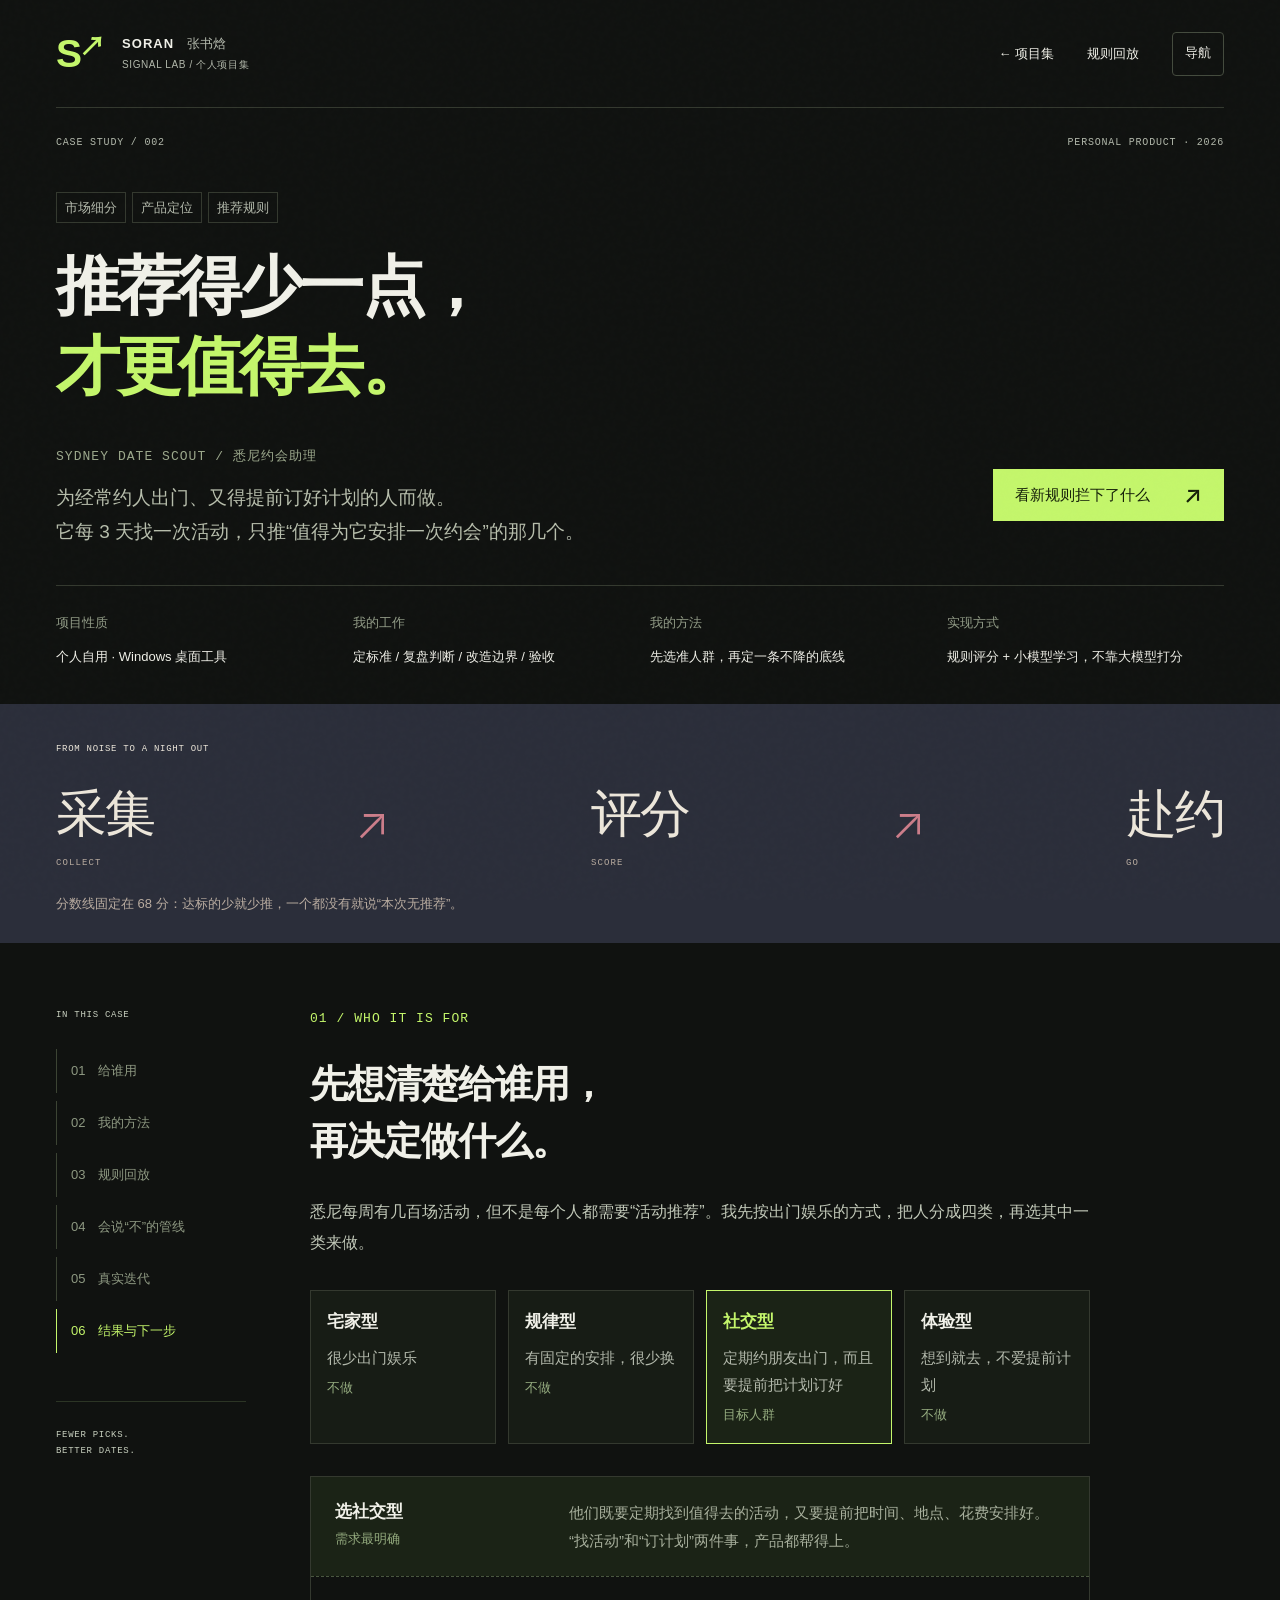
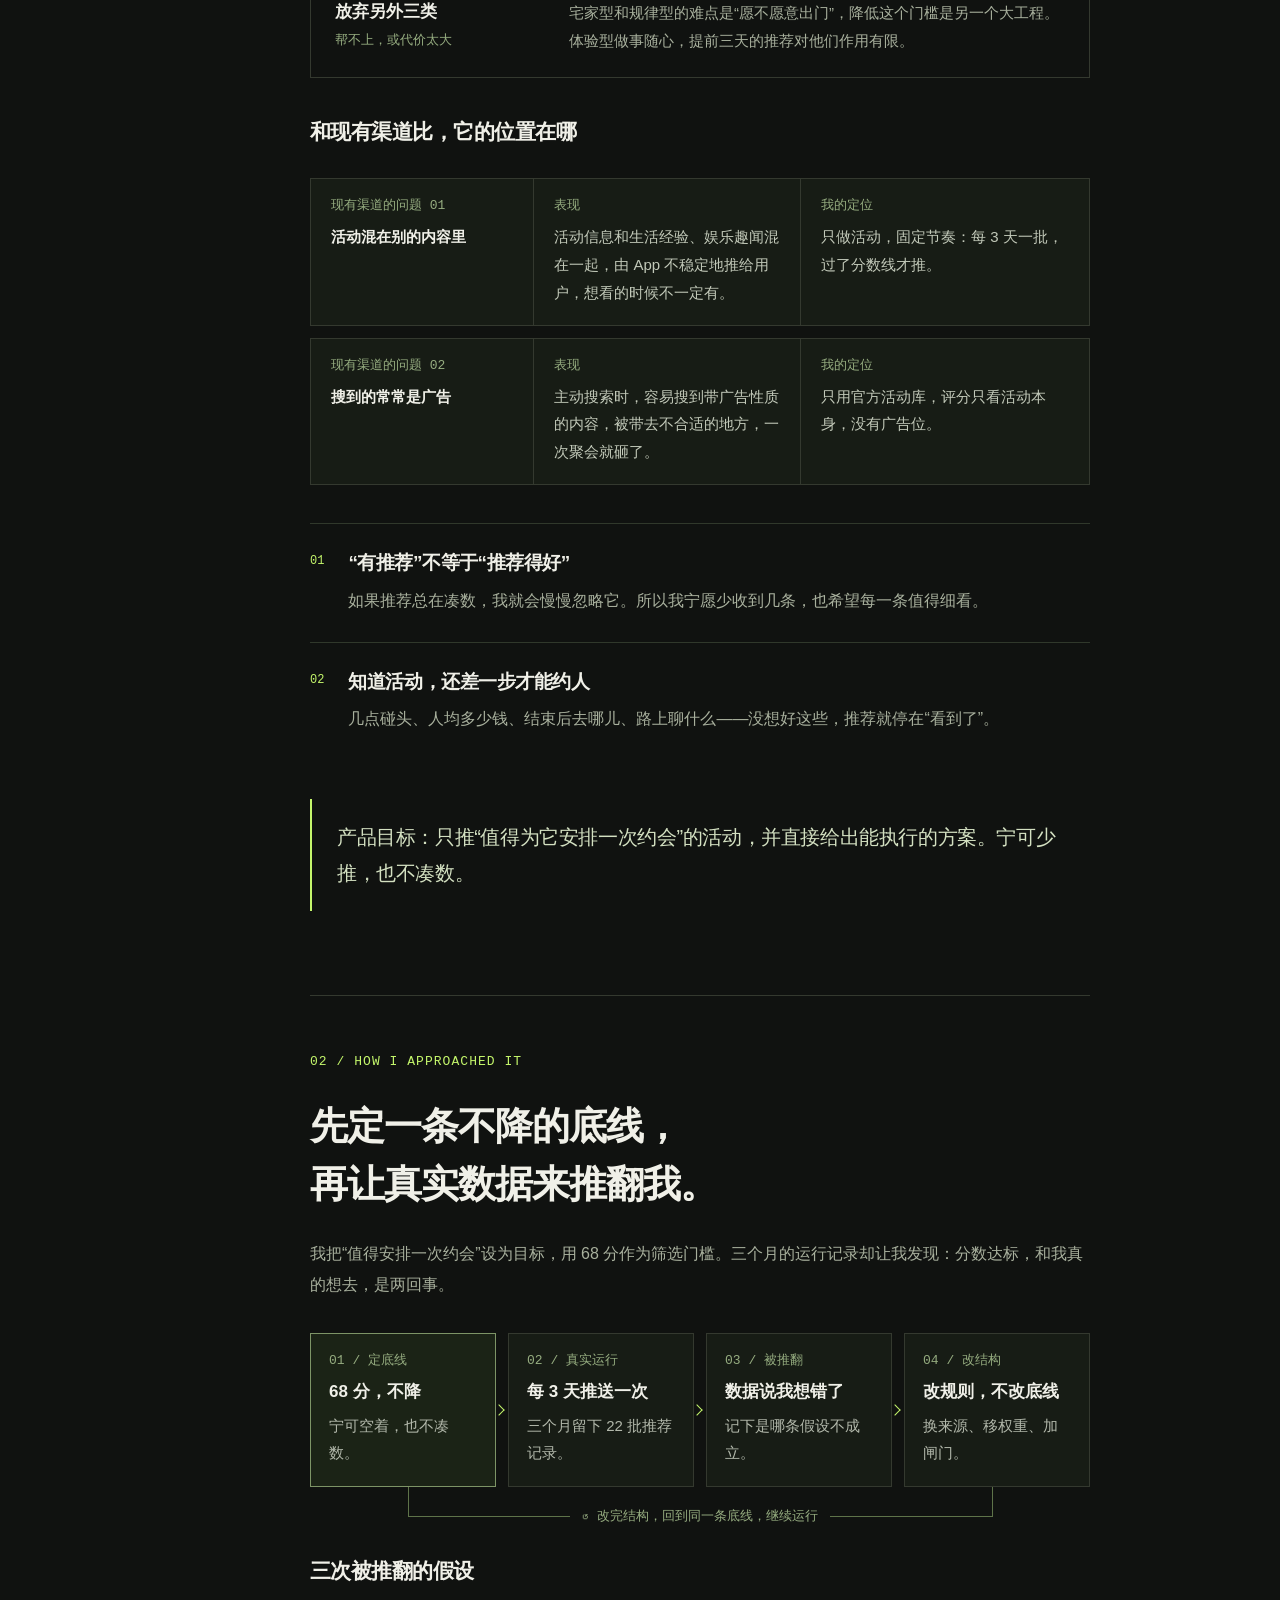
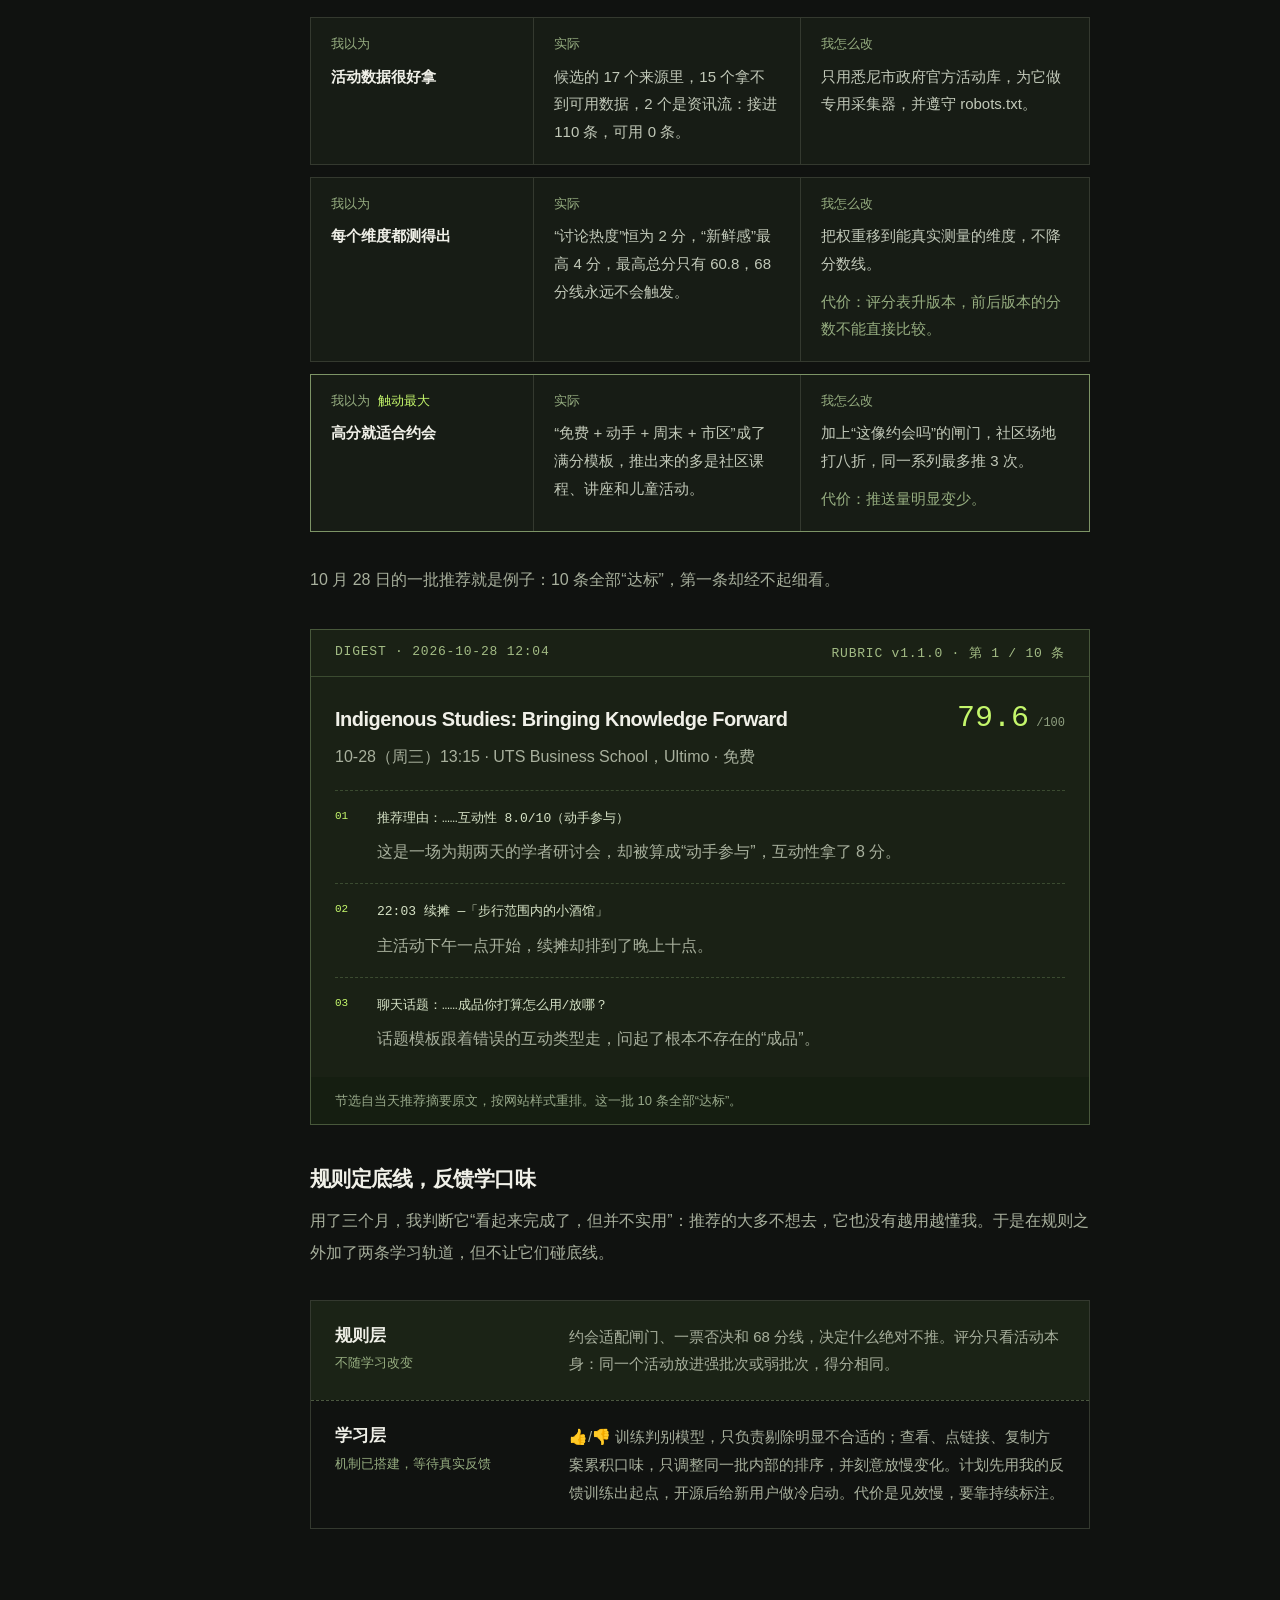
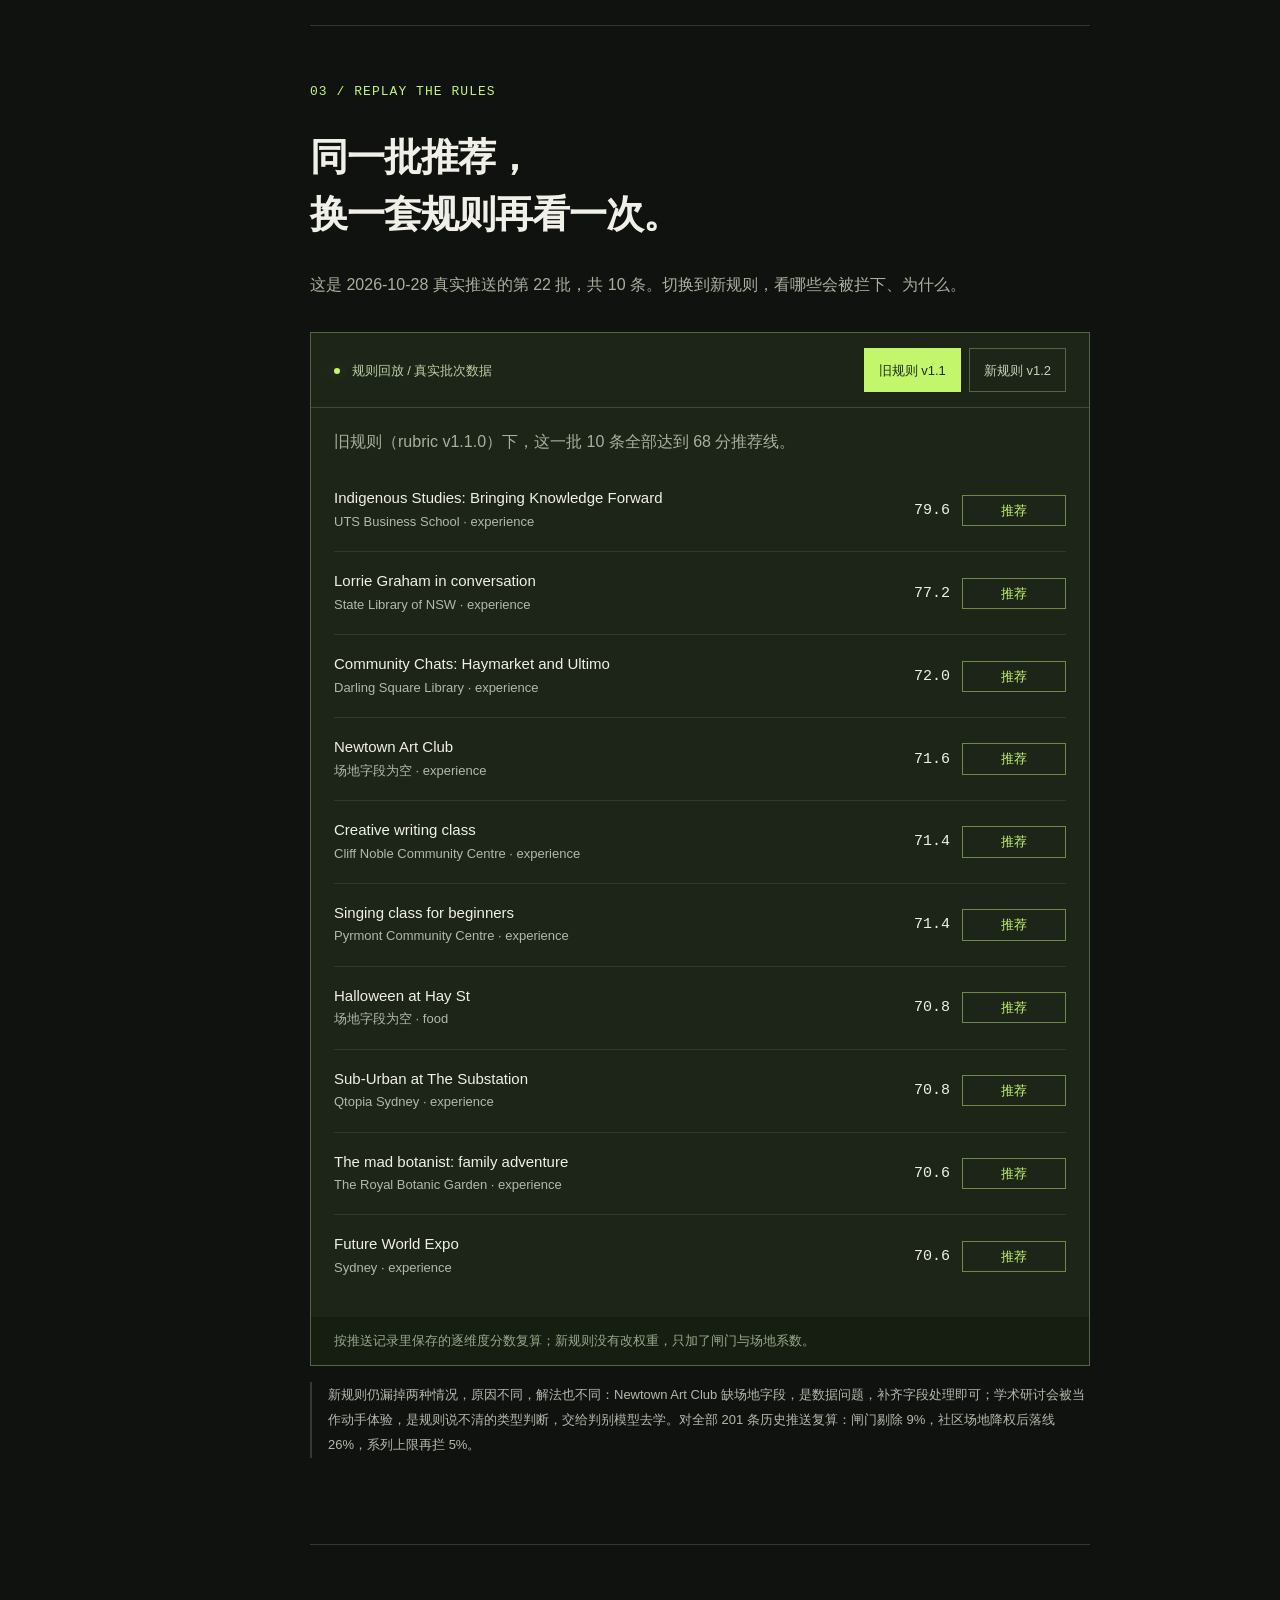
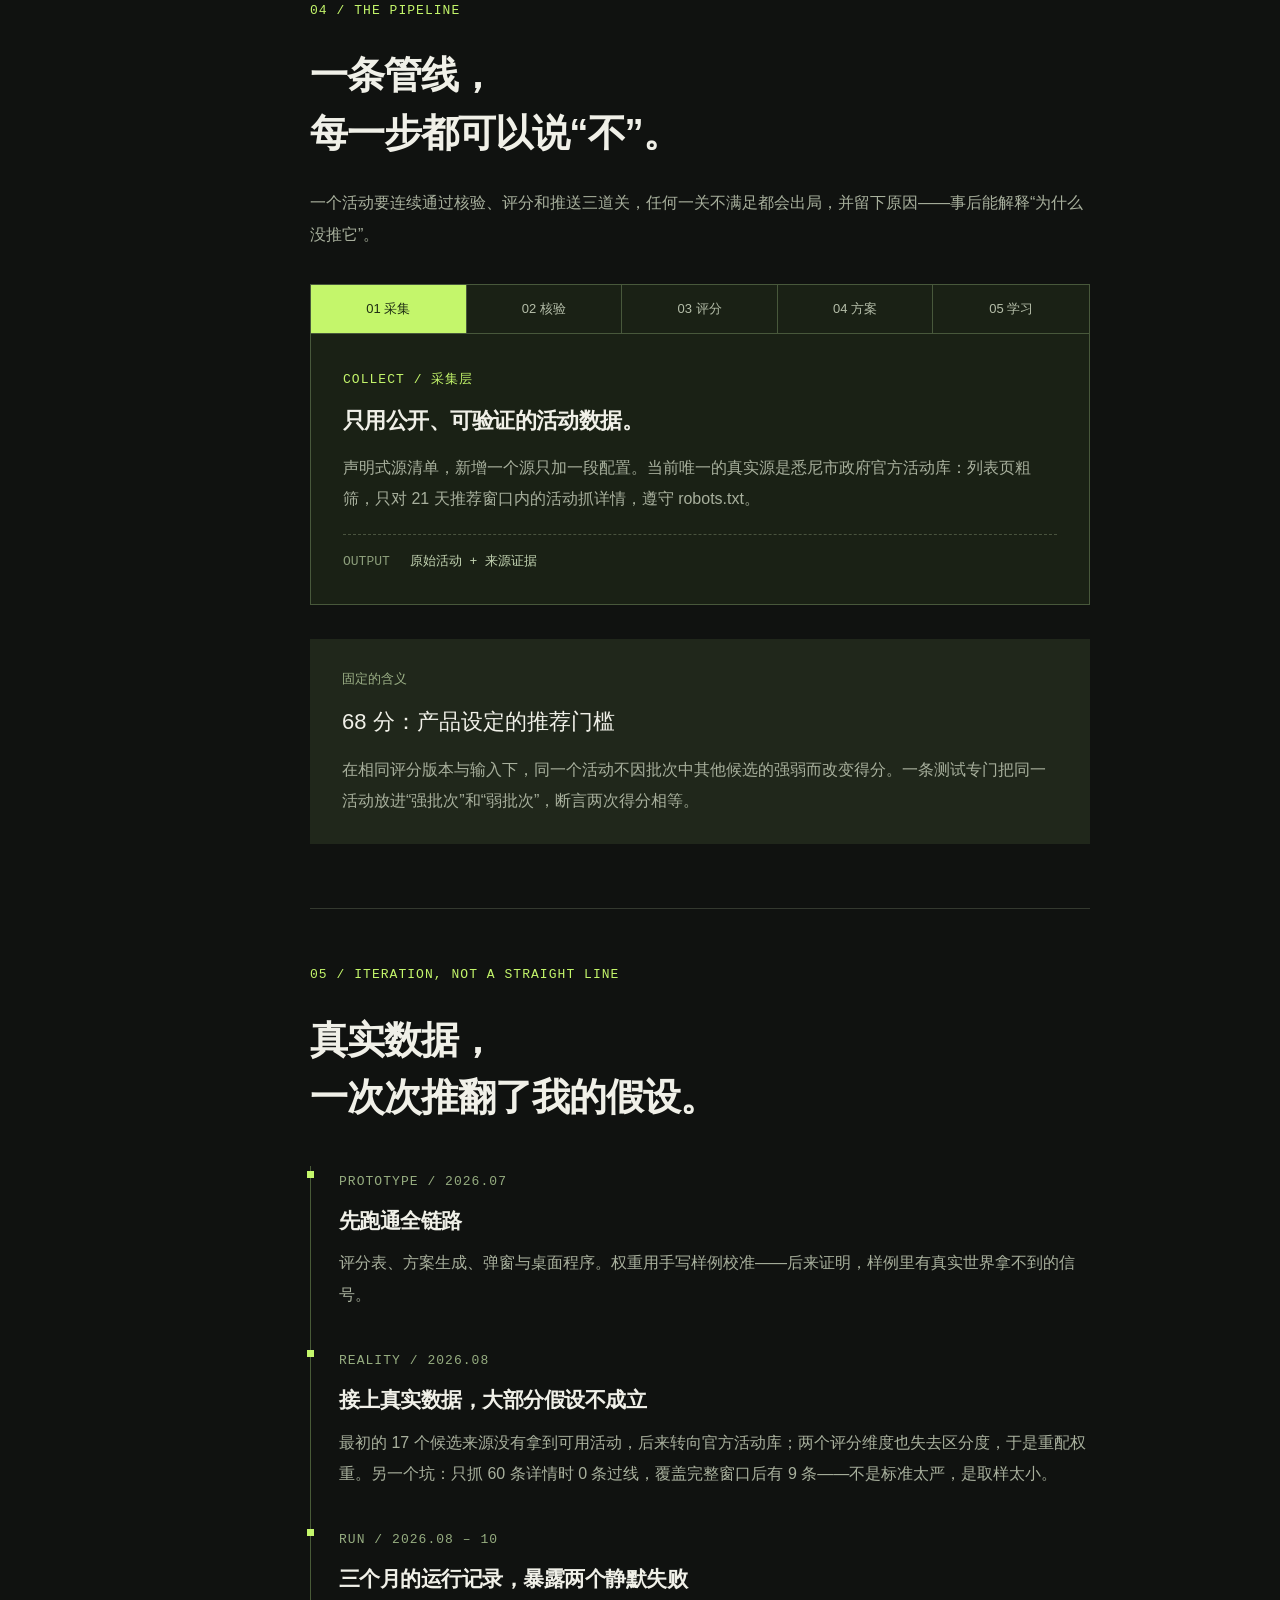
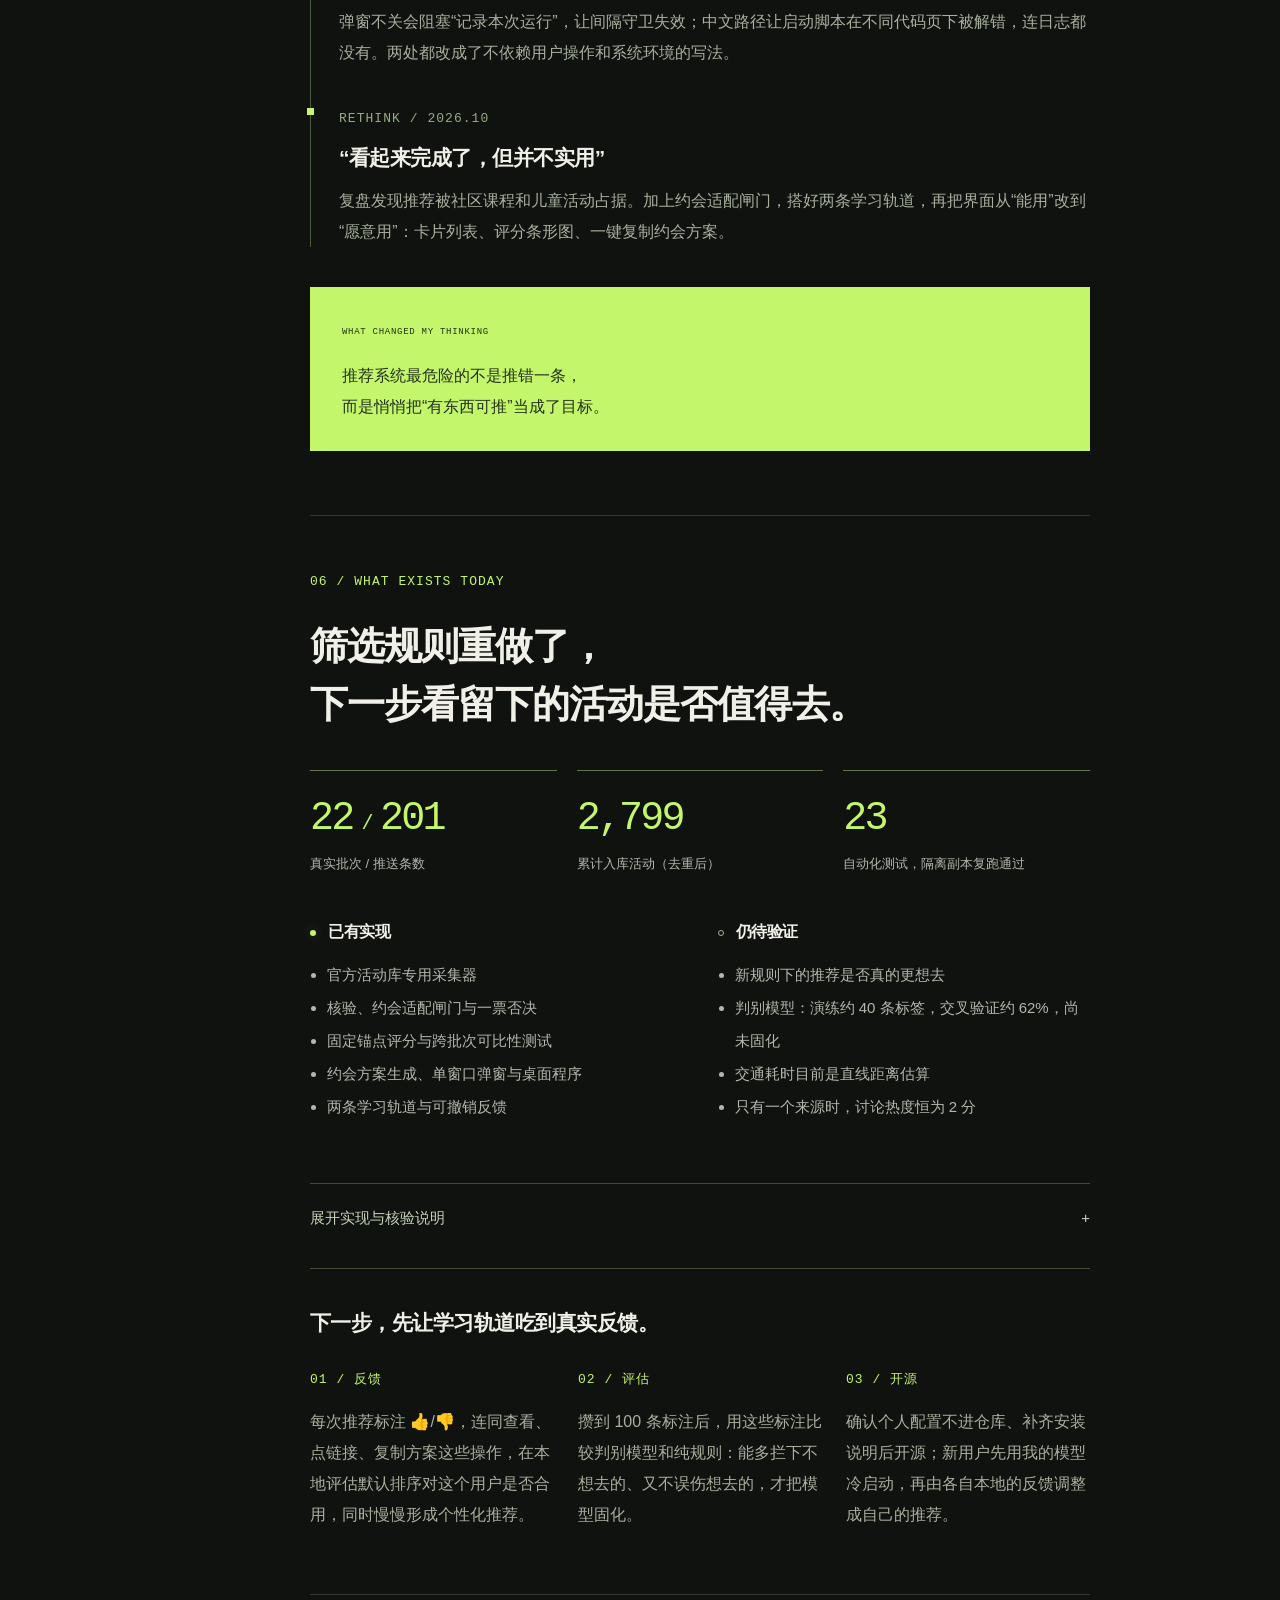
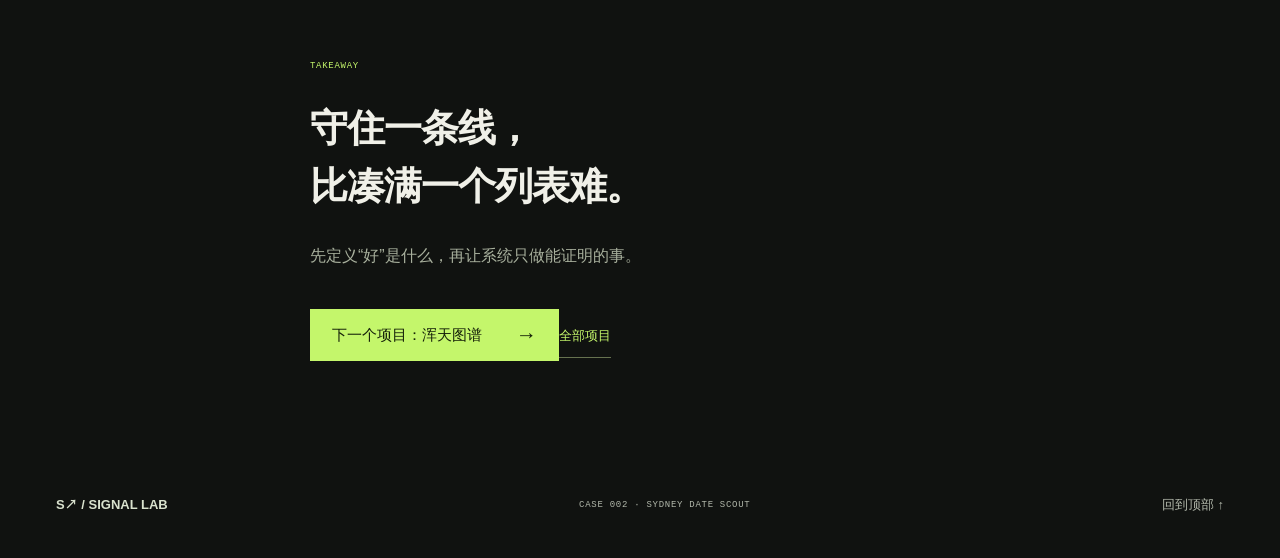
<file: projects/date-scout.html>
<!doctype html>
<html lang="zh-CN">
<head>
<meta charset="utf-8">
<meta name="viewport" content="width=device-width,initial-scale=1">
<meta name="theme-color" content="#101210">
<meta name="description" content="悉尼约会助理：每 3 天自动采集悉尼活动，按固定分数线筛选并生成可执行的约会方案。真实运行三个月后，用数据复盘并重写推荐规则。">
<title>悉尼约会助理 / Sydney Date Scout — Soran 张书焓</title>
<link rel="icon" href="../assets/img/mark.svg" type="image/svg+xml">
<link rel="stylesheet" href="../assets/css/style.css?v=11">
<script src="../assets/js/app.js?v=11" defer></script>
</head>
<body class="case-page">
<a class="skip" href="#main">跳到内容</a>
<header class="nav wrap">
  <a class="brand" href="../index.html"><span class="brand-mark">S<span>↗︎</span></span><span>SORAN <span class="brand-name">张书焓</span><span class="brand-sub">SIGNAL LAB / 个人项目集</span></span></a>
  <nav aria-label="主导航"><a href="../index.html#work">← 项目集</a><a href="#replay-section">规则回放</a><button class="command-open" aria-label="打开快速导航">导航</button></nav>
</header>
<main id="main">
<section class="case-hero wrap">
  <div class="hero-top mono"><span>CASE STUDY / 002</span><span>PERSONAL PRODUCT · 2026</span></div>
  <div class="tags"><span>市场细分</span><span>产品定位</span><span>推荐规则</span></div>
  <h1>推荐得少一点，<br><span class="accent">才更值得去。</span></h1>
  <div class="case-lead">
    <div><span class="mono">SYDNEY DATE SCOUT / 悉尼约会助理</span><p>为经常约人出门、又得提前订好计划的人而做。<br>它每 3 天找一次活动，只推“值得为它安排一次约会”的那几个。</p></div>
    <a class="button lime" href="#replay-section">看新规则拦下了什么 <span>↗︎</span></a>
  </div>
  <div class="case-meta">
    <div><span>项目性质</span><strong>个人自用 · Windows 桌面工具</strong></div>
    <div><span>我的工作</span><strong>定标准 / 复盘判断 / 改造边界 / 验收</strong></div>
    <div><span>我的方法</span><strong>先选准人群，再定一条不降的底线</strong></div>
    <div><span>实现方式</span><strong>规则评分 + 小模型学习，不靠大模型打分</strong></div>
  </div>
</section>
<div class="case-banner ds-banner"><div class="wrap banner-inner"><span class="mono">FROM NOISE TO A NIGHT OUT</span><div class="banner-flow"><span>采集<span>COLLECT</span></span><b>↗︎</b><span>评分<span>SCORE</span></span><b>↗︎</b><span>赴约<span>GO</span></span></div><p>分数线固定在 68 分：达标的少就少推，一个都没有就说“本次无推荐”。</p></div></div>

<div class="case-body wrap"><a class="mobile-index" href="#case-index">章节目录 ↑</a><aside class="case-toc" id="case-index"><span class="mono">IN THIS CASE</span><a href="#why">01　给谁用</a><a href="#method">02　我的方法</a><a href="#replay-section">03　规则回放</a><a href="#system">04　会说“不”的管线</a><a href="#iteration">05　真实迭代</a><a href="#evidence">06　结果与下一步</a><div class="toc-bottom mono">FEWER PICKS.<br>BETTER DATES.</div></aside><div class="case-content"><section id="why"><span class="eyebrow">01 / WHO IT IS FOR</span><h2>先想清楚给谁用，<br>再决定做什么。</h2><p class="large-copy">悉尼每周有几百场活动，但不是每个人都需要“活动推荐”。我先按出门娱乐的方式，把人分成四类，再选其中一类来做。</p><ul class="rel-types" aria-label="四类人群"><li><strong>宅家型</strong><span>很少出门娱乐</span><em>不做</em></li><li><strong>规律型</strong><span>有固定的安排，很少换</span><em>不做</em></li><li class="target"><strong>社交型</strong><span>定期约朋友出门，而且要提前把计划订好</span><em>目标人群</em></li><li><strong>体验型</strong><span>想到就去，不爱提前计划</span><em>不做</em></li></ul><div class="layers"><div><strong>选社交型<small>需求最明确</small></strong><p>他们既要定期找到值得去的活动，又要提前把时间、地点、花费安排好。“找活动”和“订计划”两件事，产品都帮得上。</p></div><div><strong>放弃另外三类<small>帮不上，或代价太大</small></strong><p>宅家型和规律型的难点是“愿不愿意出门”，降低这个门槛是另一个大工程。体验型做事随心，提前三天的推荐对他们作用有限。</p></div></div><h3 class="next-title">和现有渠道比，它的位置在哪</h3><div class="flips"><div class="flip"><div><span>现有渠道的问题 01</span><p>活动混在别的内容里</p></div><div><span>表现</span><p>活动信息和生活经验、娱乐趣闻混在一起，由 App 不稳定地推给用户，想看的时候不一定有。</p></div><div><span>我的定位</span><p>只做活动，固定节奏：每 3 天一批，过了分数线才推。</p></div></div><div class="flip"><div><span>现有渠道的问题 02</span><p>搜到的常常是广告</p></div><div><span>表现</span><p>主动搜索时，容易搜到带广告性质的内容，被带去不合适的地方，一次聚会就砸了。</p></div><div><span>我的定位</span><p>只用官方活动库，评分只看活动本身，没有广告位。</p></div></div></div><div class="problem-list"><article><span>01</span><div><h3>“有推荐”不等于“推荐得好”</h3><p>如果推荐总在凑数，我就会慢慢忽略它。所以我宁愿少收到几条，也希望每一条值得细看。</p></div></article><article><span>02</span><div><h3>知道活动，还差一步才能约人</h3><p>几点碰头、人均多少钱、结束后去哪儿、路上聊什么——没想好这些，推荐就停在“看到了”。</p></div></article></div><blockquote>产品目标：只推“值得为它安排一次约会”的活动，并直接给出能执行的方案。宁可少推，也不凑数。</blockquote></section><section id="method"><span class="eyebrow">02 / HOW I APPROACHED IT</span><h2>先定一条不降的底线，<br>再让真实数据来推翻我。</h2><p>我把“值得安排一次约会”设为目标，用 68 分作为筛选门槛。三个月的运行记录却让我发现：分数达标，和我真的想去，是两回事。</p><ol class="loop" aria-label="我的做事循环"><li><span class="step">01 / 定底线</span><strong>68 分，不降</strong><p>宁可空着，也不凑数。</p></li><li><span class="step">02 / 真实运行</span><strong>每 3 天推送一次</strong><p>三个月留下 22 批推荐记录。</p></li><li><span class="step">03 / 被推翻</span><strong>数据说我想错了</strong><p>记下是哪条假设不成立。</p></li><li><span class="step">04 / 改结构</span><strong>改规则，不改底线</strong><p>换来源、移权重、加闸门。</p></li></ol><div class="loop-return" aria-hidden="true"><span>↺ 改完结构，回到同一条底线，继续运行</span></div><h3 class="next-title">三次被推翻的假设</h3><div class="flips"><div class="flip"><div><span>我以为</span><p>活动数据很好拿</p></div><div><span>实际</span><p>候选的 17 个来源里，15 个拿不到可用数据，2 个是资讯流：接进 110 条，可用 0 条。</p></div><div><span>我怎么改</span><p>只用悉尼市政府官方活动库，为它做专用采集器，并遵守 robots.txt。</p></div></div><div class="flip"><div><span>我以为</span><p>每个维度都测得出</p></div><div><span>实际</span><p>“讨论热度”恒为 2 分，“新鲜感”最高 4 分，最高总分只有 60.8，68 分线永远不会触发。</p></div><div><span>我怎么改</span><p>把权重移到能真实测量的维度，不降分数线。</p><p class="cost">代价：评分表升版本，前后版本的分数不能直接比较。</p></div></div><div class="flip key"><div><span>我以为</span><p>高分就适合约会</p></div><div><span>实际</span><p>“免费 + 动手 + 周末 + 市区”成了满分模板，推出来的多是社区课程、讲座和儿童活动。</p></div><div><span>我怎么改</span><p>加上“这像约会吗”的闸门，社区场地打八折，同一系列最多推 3 次。</p><p class="cost">代价：推送量明显变少。</p></div></div></div><p>10 月 28 日的一批推荐就是例子：10 条全部“达标”，第一条却经不起细看。</p><div class="digest">
    <div class="digest-top"><span>DIGEST · 2026-10-28 12:04</span><span>RUBRIC v1.1.0 · 第 1 / 10 条</span></div>
    <div class="digest-item">
      <div class="digest-title"><h3>Indigenous Studies: Bringing Knowledge Forward</h3><strong>79.6<span> /100</span></strong></div>
      <p class="digest-meta">10-28（周三）13:15 · UTS Business School，Ultimo · 免费</p>
      <ol class="digest-flags">
        <li><span>01</span><div><q>推荐理由：……互动性 8.0/10（动手参与）</q><p>这是一场为期两天的学者研讨会，却被算成“动手参与”，互动性拿了 8 分。</p></div></li>
        <li><span>02</span><div><q>22:03 续摊 —「步行范围内的小酒馆」</q><p>主活动下午一点开始，续摊却排到了晚上十点。</p></div></li>
        <li><span>03</span><div><q>聊天话题：……成品你打算怎么用/放哪？</q><p>话题模板跟着错误的互动类型走，问起了根本不存在的“成品”。</p></div></li>
      </ol>
    </div>
    <div class="digest-note">节选自当天推荐摘要原文，按网站样式重排。这一批 10 条全部“达标”。</div>
  </div><h3 class="next-title">规则定底线，反馈学口味</h3><p>用了三个月，我判断它“看起来完成了，但并不实用”：推荐的大多不想去，它也没有越用越懂我。于是在规则之外加了两条学习轨道，但不让它们碰底线。</p><div class="layers"><div><strong>规则层<small>不随学习改变</small></strong><p>约会适配闸门、一票否决和 68 分线，决定什么绝对不推。评分只看活动本身：同一个活动放进强批次或弱批次，得分相同。</p></div><div><strong>学习层<small>机制已搭建，等待真实反馈</small></strong><p>👍/👎 训练判别模型，只负责剔除明显不合适的；查看、点链接、复制方案累积口味，只调整同一批内部的排序，并刻意放慢变化。计划先用我的反馈训练出起点，开源后给新用户做冷启动。代价是见效慢，要靠持续标注。</p></div></div></section><section id="replay-section">
  <span class="eyebrow">03 / REPLAY THE RULES</span>
  <h2>同一批推荐，<br>换一套规则再看一次。</h2>
  <p>这是 2026-10-28 真实推送的第 22 批，共 10 条。切换到新规则，看哪些会被拦下、为什么。</p>
  <div class="replay" id="replay">
    <div class="replay-top"><span><i class="dot"></i> 规则回放 / 真实批次数据</span><div class="replay-tabs" role="group" aria-label="选择评分规则"><button data-rule="v11" aria-pressed="true">旧规则 v1.1</button><button data-rule="v12" aria-pressed="false">新规则 v1.2</button></div></div>
    <p class="replay-summary" role="status"></p>
    <ul class="replay-list"></ul>
    <div class="replay-note">按推送记录里保存的逐维度分数复算；新规则没有改权重，只加了闸门与场地系数。</div>
  </div>
  <script type="application/json" id="replay-data">{
 "batch": 22,
 "date": "2026-10-28",
 "counts": {
  "gate": 2,
  "venue": 4
 },
 "items": [
  {
   "title": "Indigenous Studies: Bringing Knowledge Forward",
   "venue": "UTS Business School",
   "cat": "experience",
   "old": 79.6,
   "new": 79.6,
   "status": "pass",
   "reason": "仍未解决：学术研讨会被误判为动手体验，现有规则未拦截"
  },
  {
   "title": "Lorrie Graham in conversation",
   "venue": "State Library of NSW",
   "cat": "experience",
   "old": 77.2,
   "new": 61.8,
   "status": "venue",
   "reason": "场地为图书馆 ×0.8：77.2 → 61.8，低于 68"
  },
  {
   "title": "Community Chats: Haymarket and Ultimo",
   "venue": "Darling Square Library",
   "cat": "experience",
   "old": 72.0,
   "new": 57.6,
   "status": "venue",
   "reason": "场地为图书馆 ×0.8：72.0 → 57.6，低于 68"
  },
  {
   "title": "Newtown Art Club",
   "venue": "",
   "cat": "experience",
   "old": 71.6,
   "new": 71.6,
   "status": "pass",
   "reason": "场地字段为空，降权没有生效"
  },
  {
   "title": "Creative writing class",
   "venue": "Cliff Noble Community Centre",
   "cat": "experience",
   "old": 71.4,
   "new": 57.1,
   "status": "venue",
   "reason": "场地为社区中心 ×0.8：71.4 → 57.1，低于 68"
  },
  {
   "title": "Singing class for beginners",
   "venue": "Pyrmont Community Centre",
   "cat": "experience",
   "old": 71.4,
   "new": 57.1,
   "status": "venue",
   "reason": "场地为社区中心 ×0.8：71.4 → 57.1，低于 68"
  },
  {
   "title": "Halloween at Hay St",
   "venue": "",
   "cat": "food",
   "old": 70.8,
   "new": 70.8,
   "status": "gate",
   "reason": "命中“kids”：儿童向活动"
  },
  {
   "title": "Sub-Urban at The Substation",
   "venue": "Qtopia Sydney",
   "cat": "experience",
   "old": 70.8,
   "new": 70.8,
   "status": "pass",
   "reason": ""
  },
  {
   "title": "The mad botanist: family adventure",
   "venue": "The Royal Botanic Garden",
   "cat": "experience",
   "old": 70.6,
   "new": 70.6,
   "status": "gate",
   "reason": "命中“family”：家庭活动"
  },
  {
   "title": "Future World Expo",
   "venue": "Sydney",
   "cat": "experience",
   "old": 70.6,
   "new": 70.6,
   "status": "pass",
   "reason": ""
  }
 ]
}</script>
  <p class="note">新规则仍漏掉两种情况，原因不同，解法也不同：Newtown Art Club 缺场地字段，是数据问题，补齐字段处理即可；学术研讨会被当作动手体验，是规则说不清的类型判断，交给判别模型去学。对全部 201 条历史推送复算：闸门剔除 9%，社区场地降权后落线 26%，系列上限再拦 5%。</p>
</section><section id="system">
  <span class="eyebrow">04 / THE PIPELINE</span>
  <h2>一条管线，<br>每一步都可以说“不”。</h2>
  <p>一个活动要连续通过核验、评分和推送三道关，任何一关不满足都会出局，并留下原因——事后能解释“为什么没推它”。</p>
  <div class="pipeline" aria-label="推荐流程">
    <div class="pipeline-tabs five" role="tablist" aria-label="查看流程环节">
      <button role="tab" id="stage-tab-0" aria-controls="stage-panel" aria-selected="true" data-stage="0">01 采集</button>
      <button role="tab" id="stage-tab-1" aria-controls="stage-panel" aria-selected="false" tabindex="-1" data-stage="1">02 核验</button>
      <button role="tab" id="stage-tab-2" aria-controls="stage-panel" aria-selected="false" tabindex="-1" data-stage="2">03 评分</button>
      <button role="tab" id="stage-tab-3" aria-controls="stage-panel" aria-selected="false" tabindex="-1" data-stage="3">04 方案</button>
      <button role="tab" id="stage-tab-4" aria-controls="stage-panel" aria-selected="false" tabindex="-1" data-stage="4">05 学习</button>
    </div>
    <div id="stage-panel" role="tabpanel" aria-labelledby="stage-tab-0"><span class="mono" id="stage-kind">COLLECT / 采集层</span><h3 id="stage-title">只用公开、可验证的活动数据。</h3><p id="stage-copy">声明式源清单，新增一个源只加一段配置。</p><div class="contract"><span>OUTPUT</span><code id="stage-output">原始活动 + 来源证据</code></div></div>
  </div>
  <script type="application/json" id="stage-data">[
{"kind":"COLLECT / 采集层","title":"只用公开、可验证的活动数据。","copy":"声明式源清单，新增一个源只加一段配置。当前唯一的真实源是悉尼市政府官方活动库：列表页粗筛，只对 21 天推荐窗口内的活动抓详情，遵守 robots.txt。","output":"原始活动 + 来源证据"},
{"kind":"VERIFY / 核验层","title":"先排除“去不了”和“不像约会”的。","copy":"时间、地点、价格、来源必须齐全；超预算、超距离、已售罄、已过期直接剔除。新版加了约会适配闸门：儿童、青少年、老年、志愿者类活动直接出局。","output":"通过核验的活动 + 剔除原因"},
{"kind":"SCORE / 评分层","title":"每个活动独立打分，分数线不移动。","copy":"七个维度按固定锚点打分，约会氛围、互动性权重最高。加权满分 100，达到 68 分才推荐；约会氛围、交通、性价比任一低于下限即一票否决。","output":"总分 + 逐维度评分依据"},
{"kind":"PLAN / 方案与推送","title":"推荐要能直接拿去约人。","copy":"为每个达标活动生成时间线、人均预算、前置与续摊地点和聊天话题。同一系列最多推 3 次、每类最多 3 条；每轮只弹一个窗口。","output":"弹窗 + 桌面程序 + 一键复制方案"},
{"kind":"LEARN / 反馈学习","title":"学习口味，但不碰分数线。","copy":"👍/👎 训练内容判别模型，只作用在筛选层；查看、点链接、复制方案累积类别偏好，只调整同一批内部的排序。截至 2026-10-31，真实反馈标签为 0；模块已实现，学习效果未验证。","output":"判别模型 + 口味画像（待真实反馈验证）"}
]</script>
  <div class="boundary"><span>固定的含义</span><strong>68 分：产品设定的推荐门槛</strong><p>在相同评分版本与输入下，同一个活动不因批次中其他候选的强弱而改变得分。一条测试专门把同一活动放进“强批次”和“弱批次”，断言两次得分相等。</p></div>
</section><section id="iteration">
  <span class="eyebrow">05 / ITERATION, NOT A STRAIGHT LINE</span>
  <h2>真实数据，<br>一次次推翻了我的假设。</h2>
  <div class="timeline">
    <article><span class="mono">PROTOTYPE / 2026.07</span><h3>先跑通全链路</h3><p>评分表、方案生成、弹窗与桌面程序。权重用手写样例校准——后来证明，样例里有真实世界拿不到的信号。</p></article>
    <article><span class="mono">REALITY / 2026.08</span><h3>接上真实数据，大部分假设不成立</h3><p>最初的 17 个候选来源没有拿到可用活动，后来转向官方活动库；两个评分维度也失去区分度，于是重配权重。另一个坑：只抓 60 条详情时 0 条过线，覆盖完整窗口后有 9 条——不是标准太严，是取样太小。</p></article>
    <article><span class="mono">RUN / 2026.08 – 10</span><h3>三个月的运行记录，暴露两个静默失败</h3><p>弹窗不关会阻塞“记录本次运行”，让间隔守卫失效；中文路径让启动脚本在不同代码页下被解错，连日志都没有。两处都改成了不依赖用户操作和系统环境的写法。</p></article>
    <article><span class="mono">RETHINK / 2026.10</span><h3>“看起来完成了，但并不实用”</h3><p>复盘发现推荐被社区课程和儿童活动占据。加上约会适配闸门，搭好两条学习轨道，再把界面从“能用”改到“愿意用”：卡片列表、评分条形图、一键复制约会方案。</p></article>
  </div>
  <div class="insight"><span class="mono">WHAT CHANGED MY THINKING</span><p>推荐系统最危险的不是推错一条，<br>而是悄悄把“有东西可推”当成了目标。</p></div>
</section><section id="evidence">
  <span class="eyebrow">06 / WHAT EXISTS TODAY</span>
  <h2>筛选规则重做了，<br>下一步看留下的活动是否值得去。</h2>
  <div class="metrics"><div><strong>22<span> / </span>201</strong><span>真实批次 / 推送条数</span></div><div><strong>2,799</strong><span>累计入库活动（去重后）</span></div><div><strong>23</strong><span>自动化测试，隔离副本复跑通过</span></div></div>
  <div class="evidence-columns">
    <article><h3><i class="dot"></i> 已有实现</h3><ul><li>官方活动库专用采集器</li><li>核验、约会适配闸门与一票否决</li><li>固定锚点评分与跨批次可比性测试</li><li>约会方案生成、单窗口弹窗与桌面程序</li><li>两条学习轨道与可撤销反馈</li></ul></article>
    <article><h3><span class="hollow-dot"></span> 仍待验证</h3><ul><li>新规则下的推荐是否真的更想去</li><li>判别模型：演练约 40 条标签，交叉验证约 62%，尚未固化</li><li>交通耗时目前是直线距离估算</li><li>只有一个来源时，讨论热度恒为 2 分</li></ul></article>
  </div>
  <details class="evidence-detail"><summary>展开实现与核验说明 <span>+</span></summary>
    <p>2026-10-31 在隔离副本中运行项目自带测试：评分 4 项、约会适配与判别模型 11 项、学习轨道 8 项，共 23 项通过。<a class="text-link" href="../verification/date-scout.html">查看核验摘要与证据边界 ↗︎</a></p>
    <p>批次、推送和活动数量来自本地数据库只读查询；规则回放用推送记录中的逐维度分数按新规则复算。开发记录中的完整回放为 55%，其中“系列冷却期”部分本次未复算。</p>
    <p>核验时数据库里还没有真实反馈标签，学习轨道尚未进入真实使用。首页封面为按产品配色重绘的示意。</p><p>代码由 AI 编程助手编写，复盘分析也有 AI 参与；评分标准、改造边界和验收由我负责。</p>
  </details>
  <h3 class="next-title">下一步，先让学习轨道吃到真实反馈。</h3>
  <div class="next-steps">
    <div><span class="mono">01 / 反馈</span><p>每次推荐标注 👍/👎，连同查看、点链接、复制方案这些操作，在本地评估默认排序对这个用户是否合用，同时慢慢形成个性化推荐。</p></div>
    <div><span class="mono">02 / 评估</span><p>攒到 100 条标注后，用这些标注比较判别模型和纯规则：能多拦下不想去的、又不误伤想去的，才把模型固化。</p></div>
    <div><span class="mono">03 / 开源</span><p>确认个人配置不进仓库、补齐安装说明后开源；新用户先用我的模型冷启动，再由各自本地的反馈调整成自己的推荐。</p></div>
  </div>
</section><section class="closing">
  <span class="mono">TAKEAWAY</span>
  <h2>守住一条线，<br>比凑满一个列表难。</h2>
  <p>先定义“好”是什么，再让系统只做能证明的事。</p>
  <a class="button lime" href="armillary.html">下一个项目：浑天图谱 <span>→</span></a><a class="text-link" href="../index.html#work">全部项目</a>
</section></div></div></main>
<footer class="wrap footer"><span class="brand-small">S↗︎ / SIGNAL LAB</span><span class="mono">CASE 002 · SYDNEY DATE SCOUT</span><a href="#main">回到顶部 ↑</a></footer>
<dialog id="command-dialog"><div class="command-head"><span class="mono">项目导航</span><button data-close aria-label="关闭快速导航">ESC ×</button></div><nav aria-label="快速导航"><a href="../projects/learning-loop.html">01　学习回路<span>↗︎</span></a><a href="../projects/date-scout.html">02　悉尼约会助理<span>↗︎</span></a><a href="../projects/armillary.html">03　浑天图谱<span>↗︎</span></a><a href="../projects/big-water-mom.html">04　大水理论最严厉的母亲<span>↗︎</span></a><a href="../projects/opus-token.html">05　Opus Token 号<span>↗︎</span></a><a href="../index.html#about">06　关于 Soran<span>↗︎</span></a></nav></dialog>
</body>
</html>
</file>
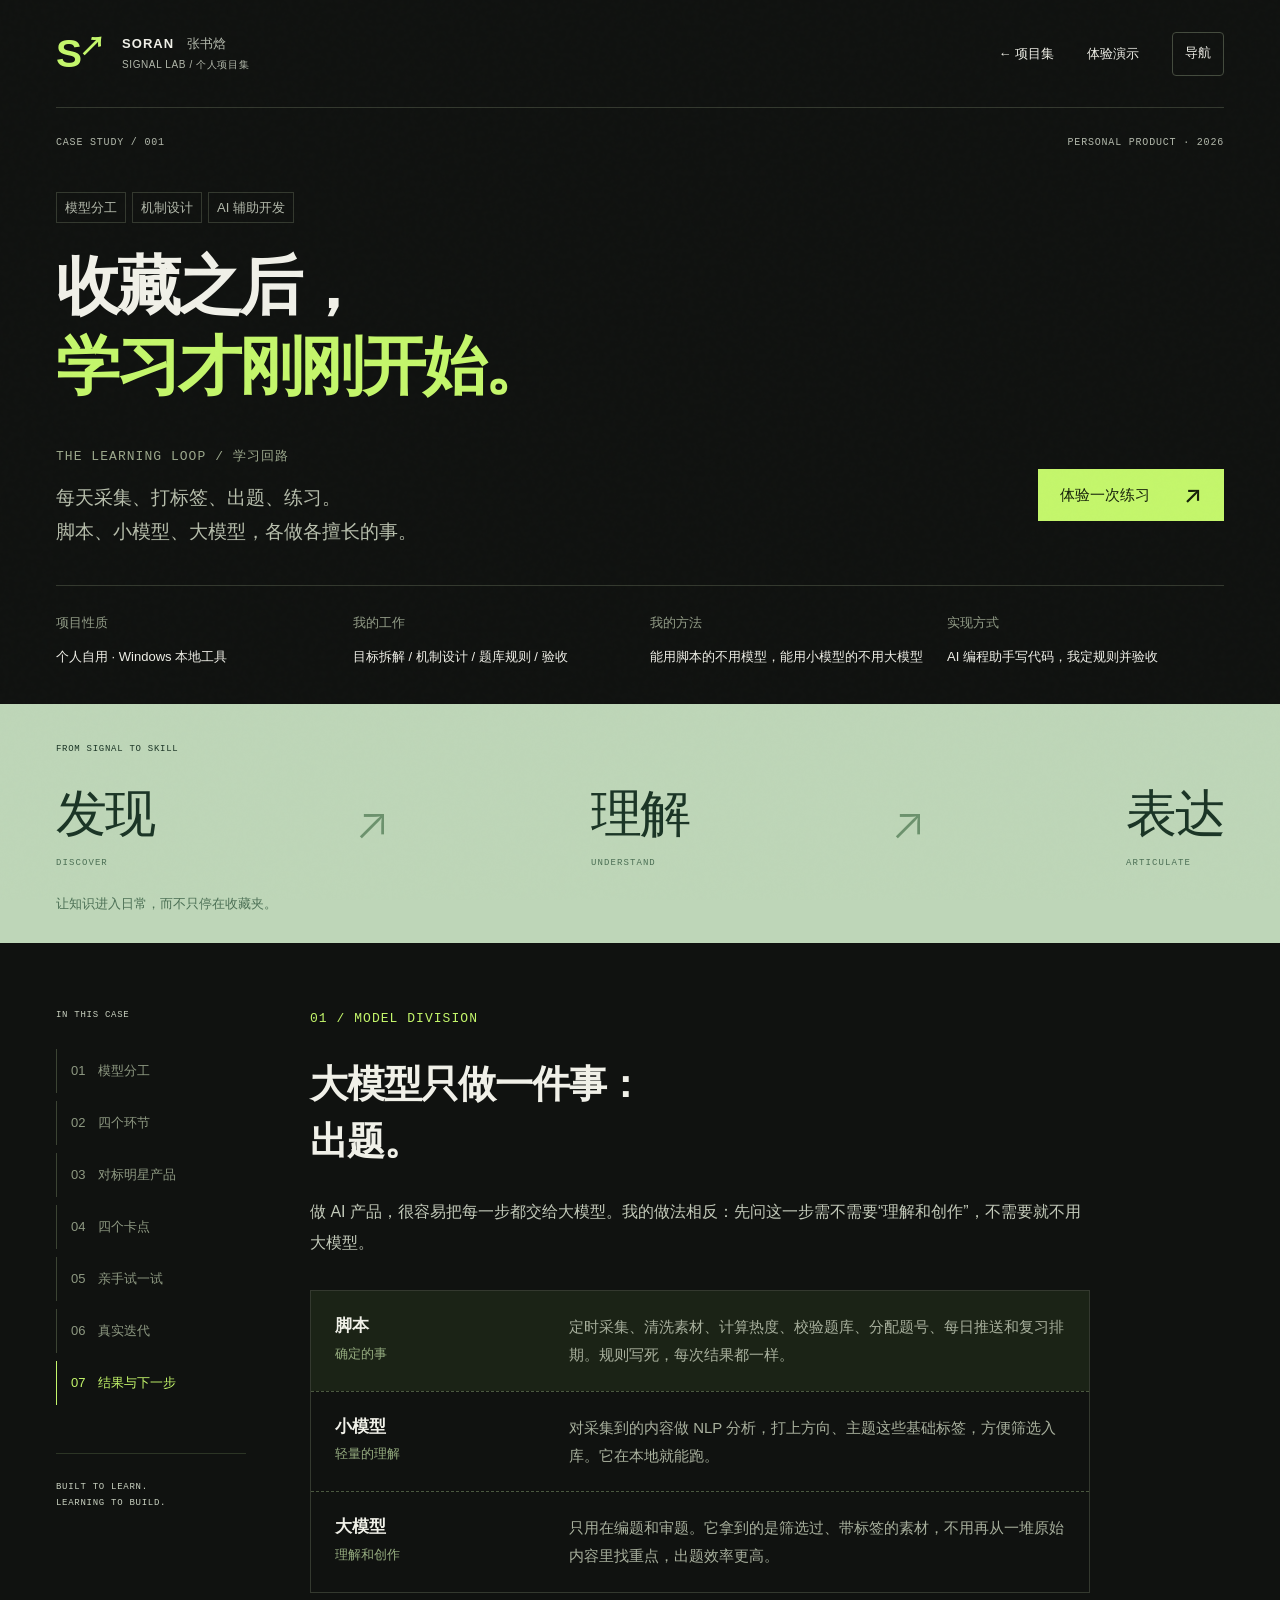
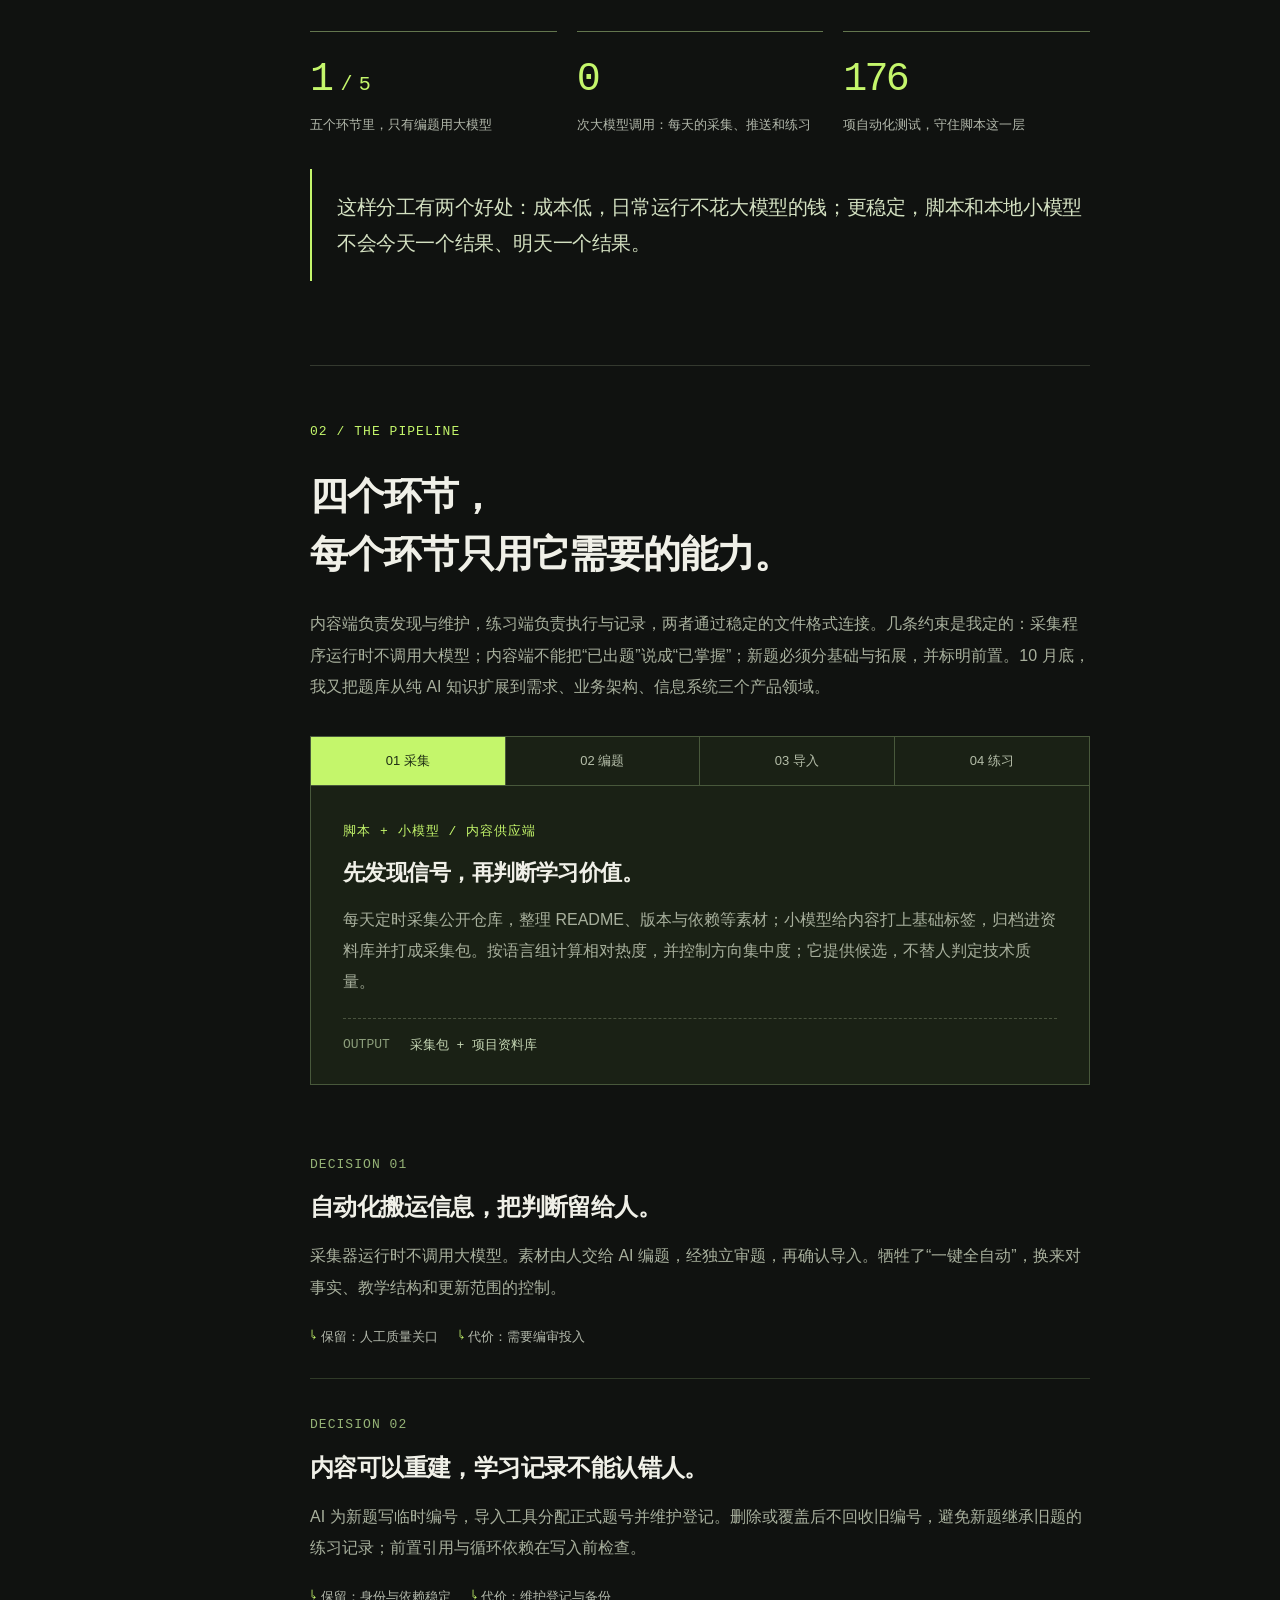
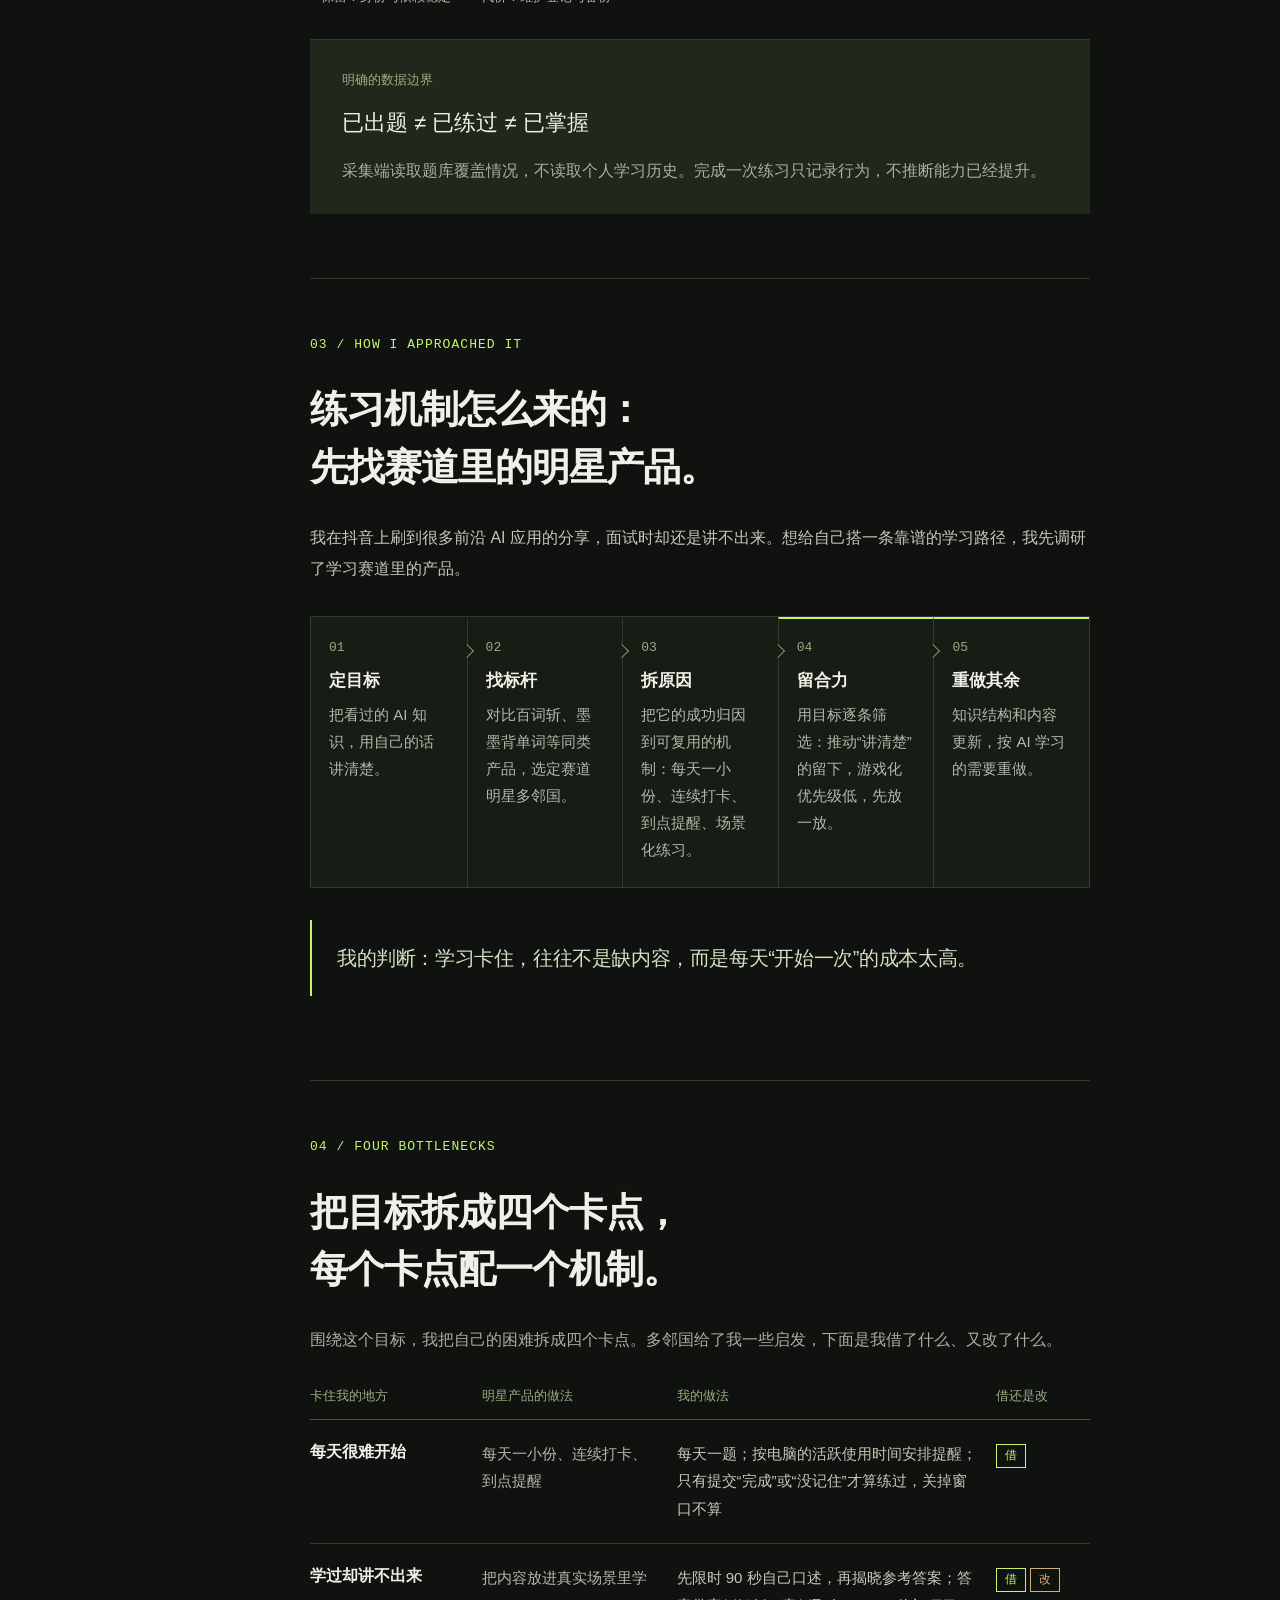
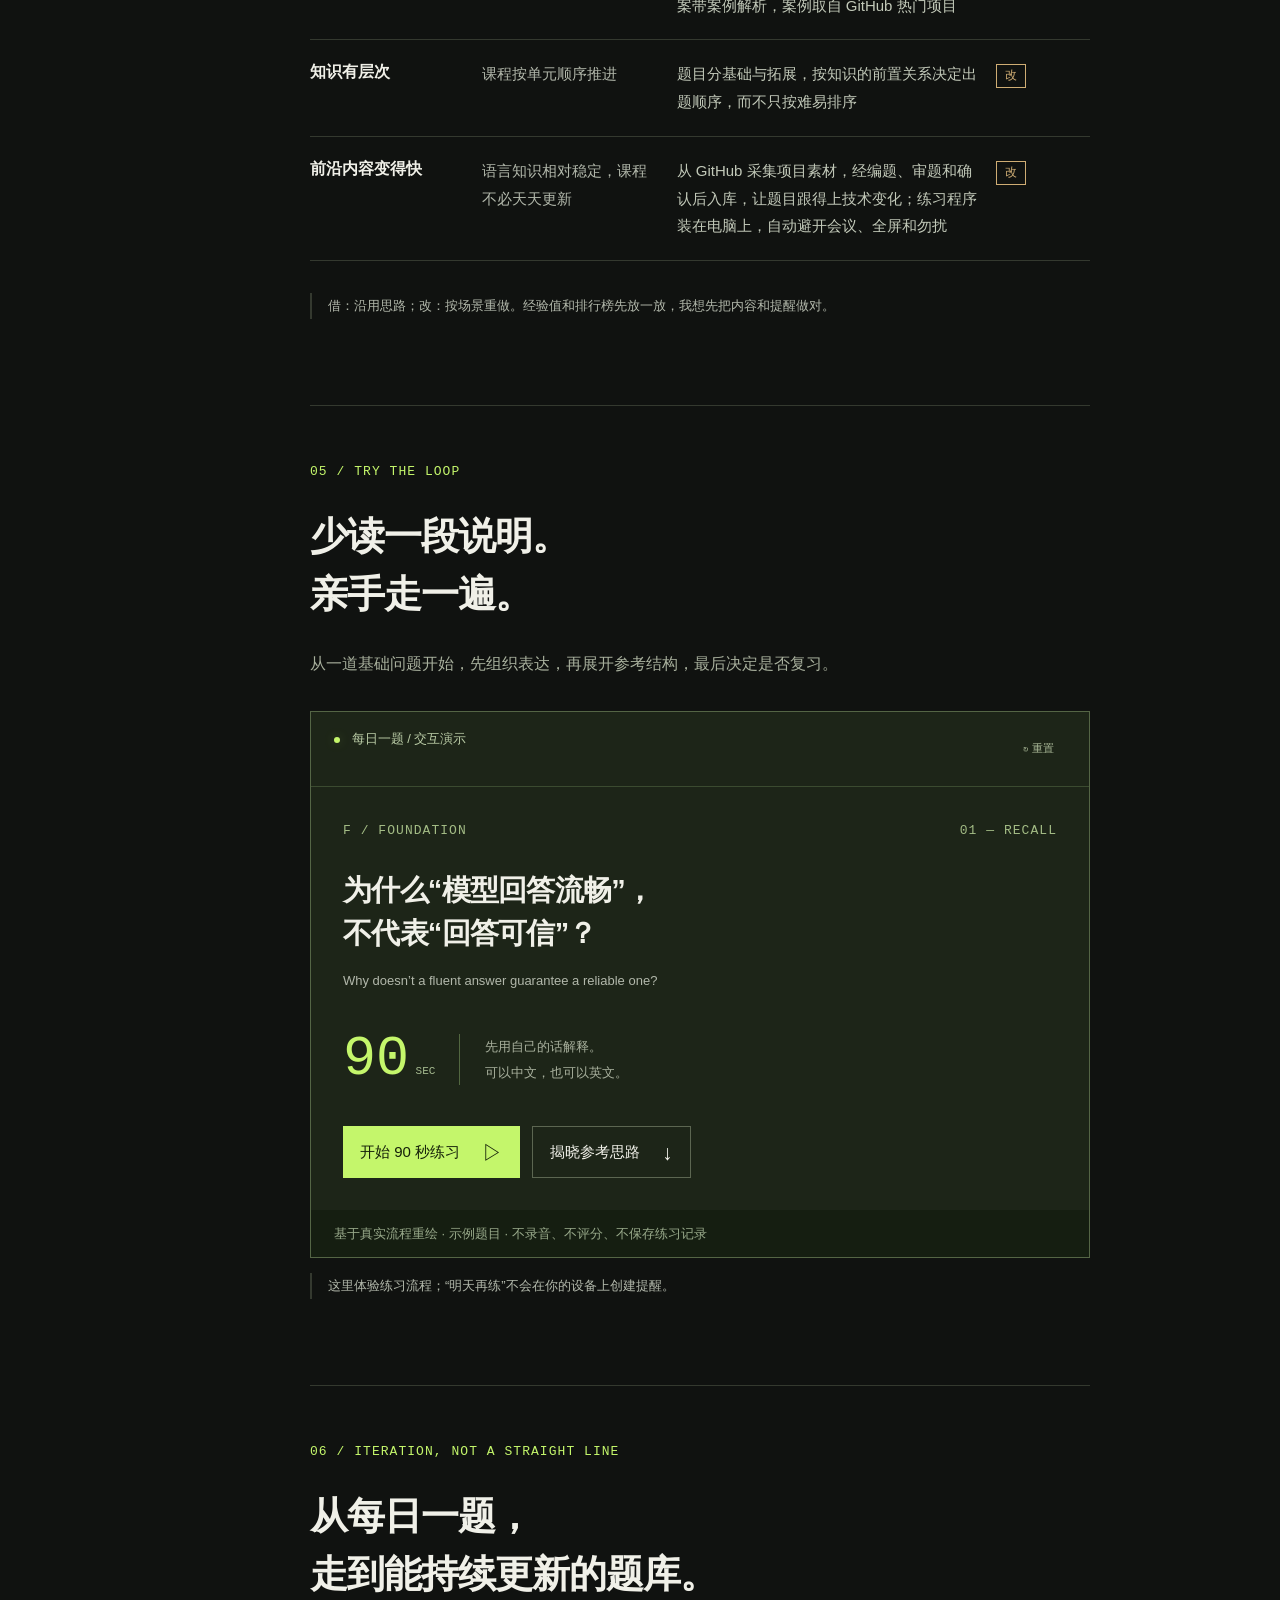
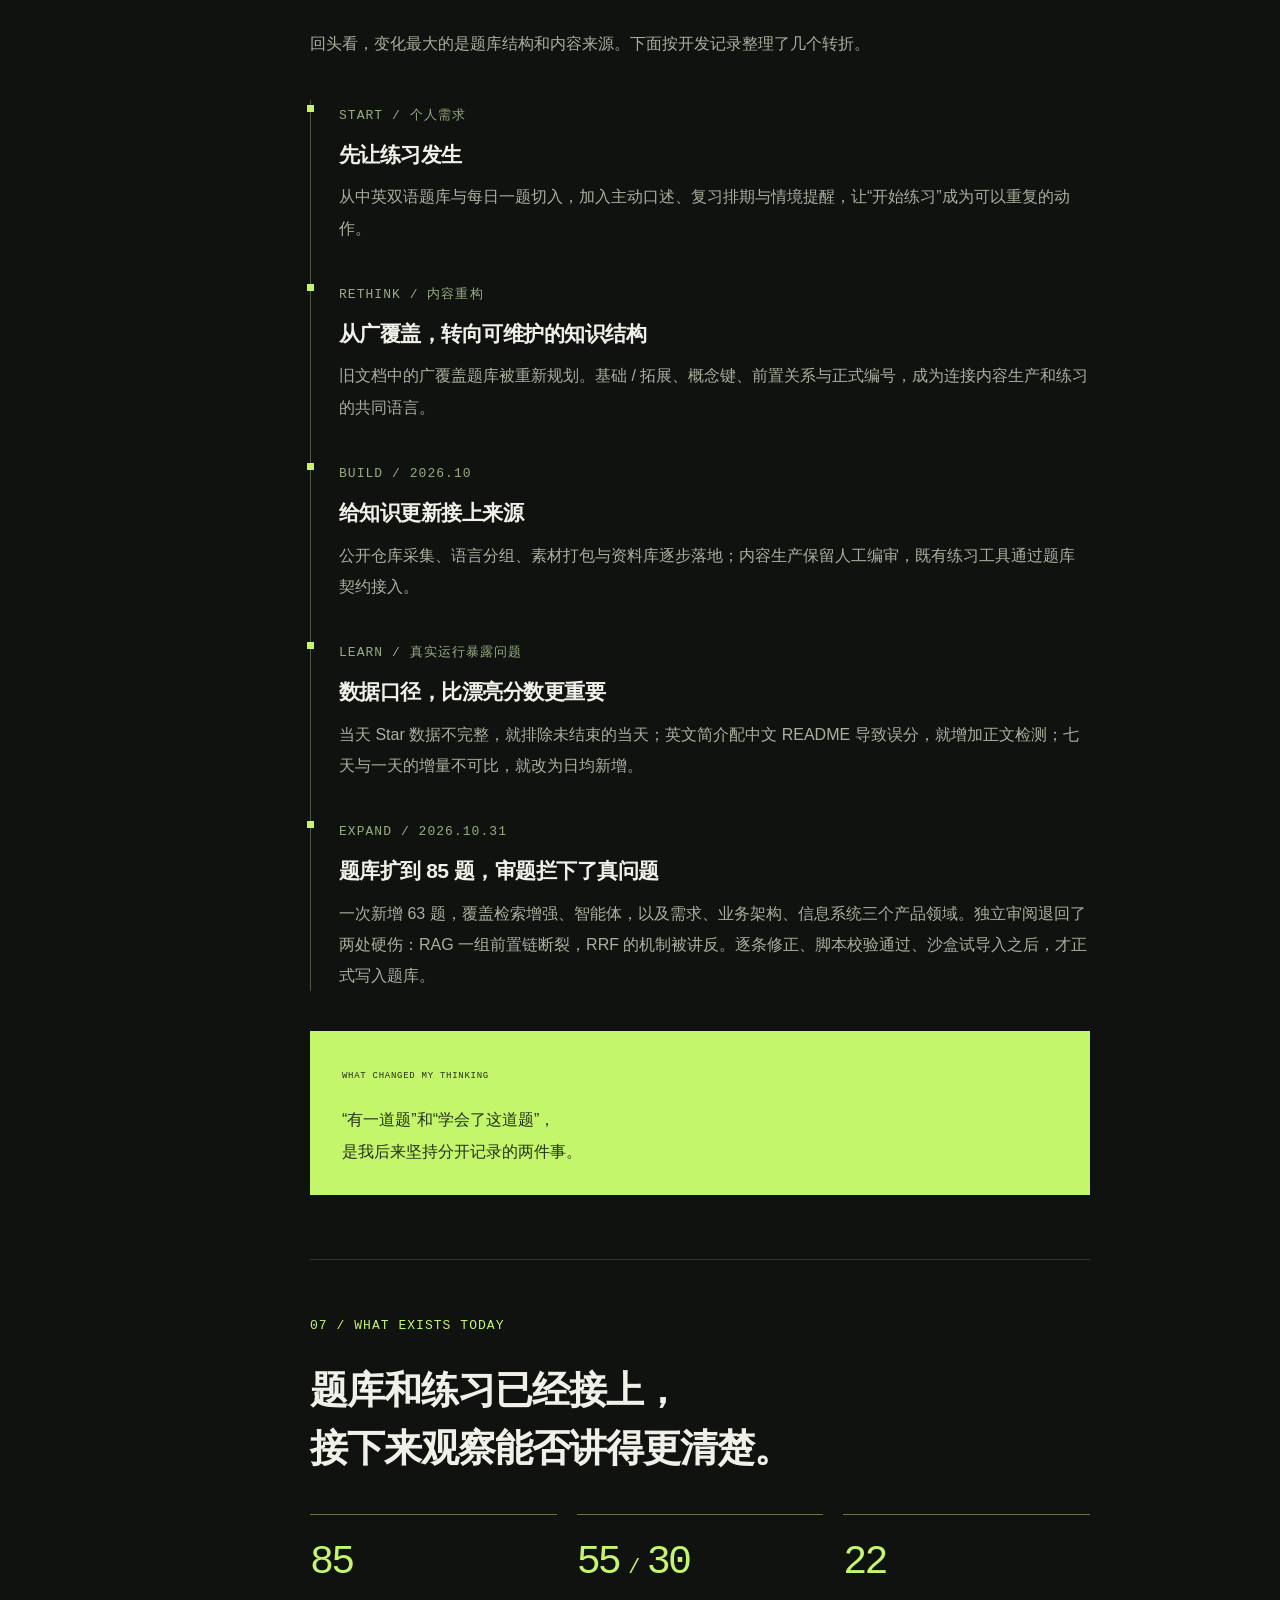
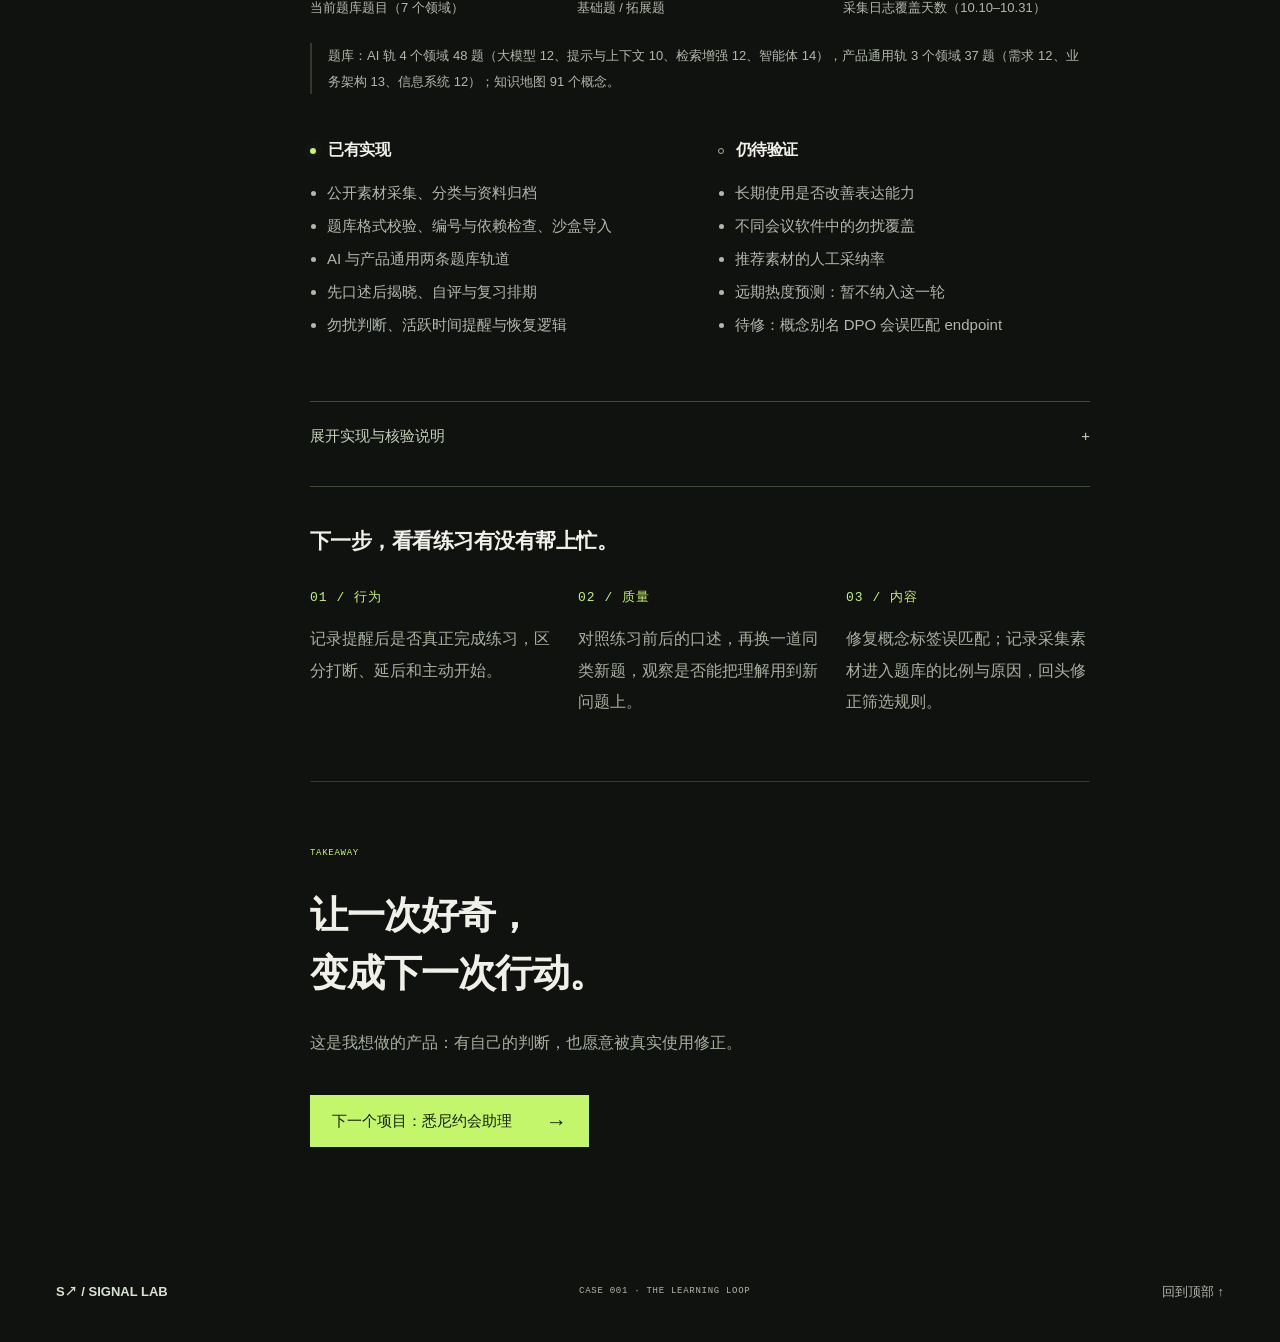
<file: projects/learning-loop.html>
<!doctype html><html lang="zh-CN"><head><meta charset="utf-8"><meta name="viewport" content="width=device-width,initial-scale=1"><meta name="theme-color" content="#101210"><meta name="description" content="学习回路：将 AI 实践素材与每日口述练习连接起来。一个由个人需求驱动、借助 AI 迭代的真实产品案例。"><title>学习回路 / Learning Loop — Soran 张书焓</title><link rel="icon" href="../assets/img/mark.svg" type="image/svg+xml"><link rel="stylesheet" href="../assets/css/style.css?v=11"><script src="../assets/js/app.js?v=11" defer></script></head><body class="case-page"><a class="skip" href="#main">跳到内容</a><header class="nav wrap"><a class="brand" href="../index.html"><span class="brand-mark">S<span>↗︎</span></span><span>SORAN <span class="brand-name">张书焓</span><span class="brand-sub">SIGNAL LAB / 个人项目集</span></span></a><nav aria-label="主导航"><a href="../index.html#work">← 项目集</a><a href="#playground">体验演示</a><button class="command-open" aria-label="打开快速导航">导航</button></nav></header><main id="main"><section class="case-hero wrap"><div class="hero-top mono"><span>CASE STUDY / 001</span><span>PERSONAL PRODUCT · 2026</span></div><div class="tags"><span>模型分工</span><span>机制设计</span><span>AI 辅助开发</span></div><h1>收藏之后，<br><span class="accent">学习才刚刚开始。</span></h1><div class="case-lead"><div><span class="mono">THE LEARNING LOOP / 学习回路</span><p>每天采集、打标签、出题、练习。<br>脚本、小模型、大模型，各做各擅长的事。</p></div><a class="button lime" href="#playground">体验一次练习 <span>↗︎</span></a></div><div class="case-meta"><div><span>项目性质</span><strong>个人自用 · Windows 本地工具</strong></div><div><span>我的工作</span><strong>目标拆解 / 机制设计 / 题库规则 / 验收</strong></div><div><span>我的方法</span><strong>能用脚本的不用模型，能用小模型的不用大模型</strong></div><div><span>实现方式</span><strong>AI 编程助手写代码，我定规则并验收</strong></div></div></section>
<div class="case-banner"><div class="wrap banner-inner"><span class="mono">FROM SIGNAL TO SKILL</span><div class="banner-flow"><span>发现<span>DISCOVER</span></span><b>↗︎</b><span>理解<span>UNDERSTAND</span></span><b>↗︎</b><span>表达<span>ARTICULATE</span></span></div><p>让知识进入日常，而不只停在收藏夹。</p></div></div>
<div class="case-body wrap"><a class="mobile-index" href="#case-index">章节目录 ↑</a><aside class="case-toc" id="case-index"><span class="mono">IN THIS CASE</span><a href="#tiers">01　模型分工</a><a href="#system">02　四个环节</a><a href="#method">03　对标明星产品</a><a href="#bottlenecks">04　四个卡点</a><a href="#playground">05　亲手试一试</a><a href="#iteration">06　真实迭代</a><a href="#evidence">07　结果与下一步</a><div class="toc-bottom mono">BUILT TO LEARN.<br>LEARNING TO BUILD.</div></aside><div class="case-content"><section id="tiers"><span class="eyebrow">01 / MODEL DIVISION</span><h2>大模型只做一件事：<br>出题。</h2><p class="large-copy">做 AI 产品，很容易把每一步都交给大模型。我的做法相反：先问这一步需不需要“理解和创作”，不需要就不用大模型。</p><div class="layers"><div><strong>脚本<small>确定的事</small></strong><p>定时采集、清洗素材、计算热度、校验题库、分配题号、每日推送和复习排期。规则写死，每次结果都一样。</p></div><div><strong>小模型<small>轻量的理解</small></strong><p>对采集到的内容做 NLP 分析，打上方向、主题这些基础标签，方便筛选入库。它在本地就能跑。</p></div><div><strong>大模型<small>理解和创作</small></strong><p>只用在编题和审题。它拿到的是筛选过、带标签的素材，不用再从一堆原始内容里找重点，出题效率更高。</p></div></div><div class="metrics"><div><strong>1<span> / 5</span></strong><span>五个环节里，只有编题用大模型</span></div><div><strong>0</strong><span>次大模型调用：每天的采集、推送和练习</span></div><div><strong>176</strong><span>项自动化测试，守住脚本这一层</span></div></div><blockquote>这样分工有两个好处：成本低，日常运行不花大模型的钱；更稳定，脚本和本地小模型不会今天一个结果、明天一个结果。</blockquote></section><section id="system"><span class="eyebrow">02 / THE PIPELINE</span><h2>四个环节，<br>每个环节只用它需要的能力。</h2><p>内容端负责发现与维护，练习端负责执行与记录，两者通过稳定的文件格式连接。几条约束是我定的：采集程序运行时不调用大模型；内容端不能把“已出题”说成“已掌握”；新题必须分基础与拓展，并标明前置。10 月底，我又把题库从纯 AI 知识扩展到需求、业务架构、信息系统三个产品领域。</p><div class="pipeline" aria-label="学习流程"><div class="pipeline-tabs" role="tablist" aria-label="查看流程环节"><button role="tab" id="stage-tab-0" aria-controls="stage-panel" aria-selected="true" data-stage="0">01 采集</button><button role="tab" id="stage-tab-1" aria-controls="stage-panel" aria-selected="false" tabindex="-1" data-stage="1">02 编题</button><button role="tab" id="stage-tab-2" aria-controls="stage-panel" aria-selected="false" tabindex="-1" data-stage="2">03 导入</button><button role="tab" id="stage-tab-3" aria-controls="stage-panel" aria-selected="false" tabindex="-1" data-stage="3">04 练习</button></div><div id="stage-panel" role="tabpanel" aria-labelledby="stage-tab-0"><span class="mono" id="stage-kind">脚本 + 小模型 / 内容供应端</span><h3 id="stage-title">先发现信号，再判断学习价值。</h3><p id="stage-copy">每天定时采集公开仓库，整理 README、版本与依赖等素材；小模型给内容打上基础标签，归档进资料库并打成采集包。按语言组计算相对热度，并控制方向集中度；它提供候选，不替人判定技术质量。</p><div class="contract"><span>OUTPUT</span><code id="stage-output">采集包 + 项目资料库</code></div></div></div><script type="application/json" id="stage-data">[
{"kind":"脚本 + 小模型 / 内容供应端","title":"先发现信号，再判断学习价值。","copy":"每天定时采集公开仓库，整理 README、版本与依赖等素材；小模型给内容打上基础标签，归档进资料库并打成采集包。按语言组计算相对热度，并控制方向集中度；它提供候选，不替人判定技术质量。","output":"采集包 + 项目资料库"},
{"kind":"大模型 / 编写与独立审题","title":"把项目素材，提炼为可迁移的知识。","copy":"由人把素材与编写规范交给 AI，将内容组织为概念、方法与案例。另一轮独立审阅专门找事实错误、前置断链和模板化表达；新题使用临时编号，不让 AI 猜测正式题号。","output":"题库更新 JSON / 临时编号 / 审阅报告"},
{"kind":"脚本 / 题库维护端","title":"先检查关系，再写入内容。","copy":"脚本硬校验字数、句数、术语与前置题号；导入工具分配正式编号，检查前置依赖与循环引用，展示变更预览。确认后先备份再写入，并进行写后自检。","output":"当前题库 / 稳定题号 + 前置关系"},
{"kind":"脚本 / 每日练习端","title":"让今天的知识，变成今天的表达。","copy":"优先处理到期复习，再选择已解锁的新内容。先独立口述，再揭晓参考答案，最后通过自评安排复习。练习记录只留在练习端。","output":"完成记录 + 复习排期"}
]</script><div class="decision"><span class="mono">DECISION 01</span><h3>自动化搬运信息，把判断留给人。</h3><p>采集器运行时不调用大模型。素材由人交给 AI 编题，经独立审题，再确认导入。牺牲了“一键全自动”，换来对事实、教学结构和更新范围的控制。</p><div class="decision-foot"><span>保留：人工质量关口</span><span>代价：需要编审投入</span></div></div><div class="decision"><span class="mono">DECISION 02</span><h3>内容可以重建，学习记录不能认错人。</h3><p>AI 为新题写临时编号，导入工具分配正式题号并维护登记。删除或覆盖后不回收旧编号，避免新题继承旧题的练习记录；前置引用与循环依赖在写入前检查。</p><div class="decision-foot"><span>保留：身份与依赖稳定</span><span>代价：维护登记与备份</span></div></div><div class="boundary"><span>明确的数据边界</span><strong>已出题 ≠ 已练过 ≠ 已掌握</strong><p>采集端读取题库覆盖情况，不读取个人学习历史。完成一次练习只记录行为，不推断能力已经提升。</p></div></section><section id="method"><span class="eyebrow">03 / HOW I APPROACHED IT</span><h2>练习机制怎么来的：<br>先找赛道里的明星产品。</h2><p class="large-copy">我在抖音上刷到很多前沿 AI 应用的分享，面试时却还是讲不出来。想给自己搭一条靠谱的学习路径，我先调研了学习赛道里的产品。</p><ol class="rail" aria-label="我的方法，按先后顺序"><li><span class="step">01</span><strong>定目标</strong><p>把看过的 AI 知识，用自己的话讲清楚。</p></li><li><span class="step">02</span><strong>找标杆</strong><p>对比百词斩、墨墨背单词等同类产品，选定赛道明星多邻国。</p></li><li><span class="step">03</span><strong>拆原因</strong><p>把它的成功归因到可复用的机制：每天一小份、连续打卡、到点提醒、场景化练习。</p></li><li class="key"><span class="step">04</span><strong>留合力</strong><p>用目标逐条筛选：推动“讲清楚”的留下，游戏化优先级低，先放一放。</p></li><li class="key"><span class="step">05</span><strong>重做其余</strong><p>知识结构和内容更新，按 AI 学习的需要重做。</p></li></ol><blockquote>我的判断：学习卡住，往往不是缺内容，而是每天“开始一次”的成本太高。</blockquote></section><section id="bottlenecks"><span class="eyebrow">04 / FOUR BOTTLENECKS</span><h2>把目标拆成四个卡点，<br>每个卡点配一个机制。</h2><p>围绕这个目标，我把自己的困难拆成四个卡点。多邻国给了我一些启发，下面是我借了什么、又改了什么。</p><table class="bench"><thead><tr><th scope="col">卡住我的地方</th><th scope="col">明星产品的做法</th><th scope="col">我的做法</th><th scope="col">借还是改</th></tr></thead><tbody><tr><td><strong>每天很难开始</strong></td><td data-label="明星产品的做法">每天一小份、连续打卡、到点提醒</td><td data-label="我的做法">每天一题；按电脑的活跃使用时间安排提醒；只有提交“完成”或“没记住”才算练过，关掉窗口不算</td><td><span class="tag">借</span></td></tr><tr><td><strong>学过却讲不出来</strong></td><td data-label="明星产品的做法">把内容放进真实场景里学</td><td data-label="我的做法">先限时 90 秒自己口述，再揭晓参考答案；答案带案例解析，案例取自 GitHub 热门项目</td><td><span class="tag">借</span><span class="tag remake">改</span></td></tr><tr><td><strong>知识有层次</strong></td><td data-label="明星产品的做法">课程按单元顺序推进</td><td data-label="我的做法">题目分基础与拓展，按知识的前置关系决定出题顺序，而不只按难易排序</td><td><span class="tag remake">改</span></td></tr><tr><td><strong>前沿内容变得快</strong></td><td data-label="明星产品的做法">语言知识相对稳定，课程不必天天更新</td><td data-label="我的做法">从 GitHub 采集项目素材，经编题、审题和确认后入库，让题目跟得上技术变化；练习程序装在电脑上，自动避开会议、全屏和勿扰</td><td><span class="tag remake">改</span></td></tr></tbody></table><p class="note">借：沿用思路；改：按场景重做。经验值和排行榜先放一放，我想先把内容和提醒做对。</p></section><section id="playground"><span class="eyebrow">05 / TRY THE LOOP</span><h2>少读一段说明。<br>亲手走一遍。</h2><p>从一道基础问题开始，先组织表达，再展开参考结构，最后决定是否复习。</p><div class="demo"><div class="demo-top"><span><i class="dot"></i> 每日一题 / 交互演示</span><button id="reset-demo" class="subtle-button">↻ 重置</button></div><div class="demo-content"><div class="demo-meta mono"><span>F / FOUNDATION</span><span id="demo-phase">01 — RECALL</span></div><h3>为什么“模型回答流畅”，<br>不代表“回答可信”？</h3><p class="demo-english">Why doesn’t a fluent answer guarantee a reliable one?</p><div id="recall-pane"><div class="timer-row"><span id="timer">90<span> SEC</span></span><p>先用自己的话解释。<br>可以中文，也可以英文。</p></div><div class="demo-controls"><button id="start-timer" class="button lime">开始 90 秒练习 <span>▷</span></button><button id="reveal-answer" class="button outline">揭晓参考思路 <span>↓</span></button></div></div><div id="answer-pane" hidden><p class="answer-label mono">REFERENCE / 示例参考结构</p><p>流畅描述的是表达形式，可信还需要事实与证据支持。模型可能生成自然、连贯，却缺乏依据的内容。</p><ol><li><b>区分目标：</b>语言连贯不等于事实正确。</li><li><b>解释风险：</b>缺少信息时，也可能给出看似确定的回答。</li><li><b>落到产品：</b>重要结论需要来源、核验与不确定性提示。</li></ol><div class="demo-controls"><button id="complete-demo" class="button lime">完成这次练习 <span>✓</span></button><button id="review-demo" class="button outline">还没记住，明天再练 <span>↻</span></button></div></div><div id="done-pane" hidden><div class="done-icon">✓</div><h4 id="done-title">这次，你真的练过了。</h4><p id="done-copy"></p><button id="again-demo" class="text-link">再体验一次 ↗︎</button></div><p id="demo-status" class="sr-only" role="status"></p></div><div class="demo-note">基于真实流程重绘 · 示例题目 · 不录音、不评分、不保存练习记录</div></div><p class="note">这里体验练习流程；“明天再练”不会在你的设备上创建提醒。</p></section><section id="iteration"><span class="eyebrow">06 / ITERATION, NOT A STRAIGHT LINE</span><h2>从每日一题，<br>走到能持续更新的题库。</h2><p>回头看，变化最大的是题库结构和内容来源。下面按开发记录整理了几个转折。</p><div class="timeline"><article><span class="mono">START / 个人需求</span><h3>先让练习发生</h3><p>从中英双语题库与每日一题切入，加入主动口述、复习排期与情境提醒，让“开始练习”成为可以重复的动作。</p></article><article><span class="mono">RETHINK / 内容重构</span><h3>从广覆盖，转向可维护的知识结构</h3><p>旧文档中的广覆盖题库被重新规划。基础 / 拓展、概念键、前置关系与正式编号，成为连接内容生产和练习的共同语言。</p></article><article><span class="mono">BUILD / 2026.10</span><h3>给知识更新接上来源</h3><p>公开仓库采集、语言分组、素材打包与资料库逐步落地；内容生产保留人工编审，既有练习工具通过题库契约接入。</p></article><article><span class="mono">LEARN / 真实运行暴露问题</span><h3>数据口径，比漂亮分数更重要</h3><p>当天 Star 数据不完整，就排除未结束的当天；英文简介配中文 README 导致误分，就增加正文检测；七天与一天的增量不可比，就改为日均新增。</p></article><article><span class="mono">EXPAND / 2026.10.31</span><h3>题库扩到 85 题，审题拦下了真问题</h3><p>一次新增 63 题，覆盖检索增强、智能体，以及需求、业务架构、信息系统三个产品领域。独立审阅退回了两处硬伤：RAG 一组前置链断裂，RRF 的机制被讲反。逐条修正、脚本校验通过、沙盒试导入之后，才正式写入题库。</p></article></div><div class="insight"><span class="mono">WHAT CHANGED MY THINKING</span><p>“有一道题”和“学会了这道题”，<br>是我后来坚持分开记录的两件事。</p></div></section><section id="evidence"><span class="eyebrow">07 / WHAT EXISTS TODAY</span><h2>题库和练习已经接上，<br>接下来观察能否讲得更清楚。</h2><div class="metrics"><div><strong>85</strong><span>当前题库题目（7 个领域）</span></div><div><strong>55<span> / </span>30</strong><span>基础题 / 拓展题</span></div><div><strong>22</strong><span>采集日志覆盖天数（10.10–10.31）</span></div></div><p class="note">题库：AI 轨 4 个领域 48 题（大模型 12、提示与上下文 10、检索增强 12、智能体 14），产品通用轨 3 个领域 37 题（需求 12、业务架构 13、信息系统 12）；知识地图 91 个概念。</p><div class="evidence-columns"><article><h3><i class="dot"></i> 已有实现</h3><ul><li>公开素材采集、分类与资料归档</li><li>题库格式校验、编号与依赖检查、沙盒导入</li><li>AI 与产品通用两条题库轨道</li><li>先口述后揭晓、自评与复习排期</li><li>勿扰判断、活跃时间提醒与恢复逻辑</li></ul></article><article><h3><span class="hollow-dot"></span> 仍待验证</h3><ul><li>长期使用是否改善表达能力</li><li>不同会议软件中的勿扰覆盖</li><li>推荐素材的人工采纳率</li><li>远期热度预测：暂不纳入这一轮</li><li>待修：概念别名 DPO 会误匹配 endpoint</li></ul></article></div><details class="evidence-detail"><summary>展开实现与核验说明 <span>+</span></summary><p>2026-10-31 上午在隔离副本中运行测试：桌面端 23 项、采集端 176 项通过（采集端源码此后未改动），覆盖选题、练习计数、守护、勿扰及离线采集逻辑。它不能替代真实设备连续运行与真实学习效果验证。<a class="text-link" href="../verification/learning-loop.html">查看核验摘要与证据边界 ↗︎</a></p><p>Go 导入工具此次检查到源码和测试文件，未重跑测试。采集器按语言组的相对热度寻找候选；编题和审题按我设计的工作流推进：规定各环节 Agent 的身份、RAG 资料、交付物和意外状况的兜底反馈，并逐项验收、推进项目。</p><p>案例依据：两个项目 README、AI 实践采集方案、开发决策记录、ui/state.py、ui/practice.py、ui/quiet.py，以及 collector 和 Go 导入工具源码。</p><p>本网站为展示重新命名为“学习回路”，界面和交互为作品集重绘，保留原产品的核心流程。代码由 AI 编程助手编写；目标拆解、机制设计、题库规则与验收由我负责。</p></details><h3 class="next-title">下一步，看看练习有没有帮上忙。</h3><div class="next-steps"><div><span class="mono">01 / 行为</span><p>记录提醒后是否真正完成练习，区分打断、延后和主动开始。</p></div><div><span class="mono">02 / 质量</span><p>对照练习前后的口述，再换一道同类新题，观察是否能把理解用到新问题上。</p></div><div><span class="mono">03 / 内容</span><p>修复概念标签误匹配；记录采集素材进入题库的比例与原因，回头修正筛选规则。</p></div></div></section><section class="closing"><span class="mono">TAKEAWAY</span><h2>让一次好奇，<br>变成下一次行动。</h2><p>这是我想做的产品：有自己的判断，也愿意被真实使用修正。</p><a class="button lime" href="date-scout.html">下一个项目：悉尼约会助理 <span>→</span></a></section></div></div></main><footer class="wrap footer"><span class="brand-small">S↗︎ / SIGNAL LAB</span><span class="mono">CASE 001 · THE LEARNING LOOP</span><a href="#main">回到顶部 ↑</a></footer><dialog id="command-dialog"><div class="command-head"><span class="mono">项目导航</span><button data-close aria-label="关闭快速导航">ESC ×</button></div><nav aria-label="快速导航"><a href="../projects/learning-loop.html">01　学习回路<span>↗︎</span></a><a href="../projects/date-scout.html">02　悉尼约会助理<span>↗︎</span></a><a href="../projects/armillary.html">03　浑天图谱<span>↗︎</span></a><a href="../projects/big-water-mom.html">04　大水理论最严厉的母亲<span>↗︎</span></a><a href="../projects/opus-token.html">05　Opus Token 号<span>↗︎</span></a><a href="../index.html#about">06　关于 Soran<span>↗︎</span></a></nav></dialog></body></html>
</file>
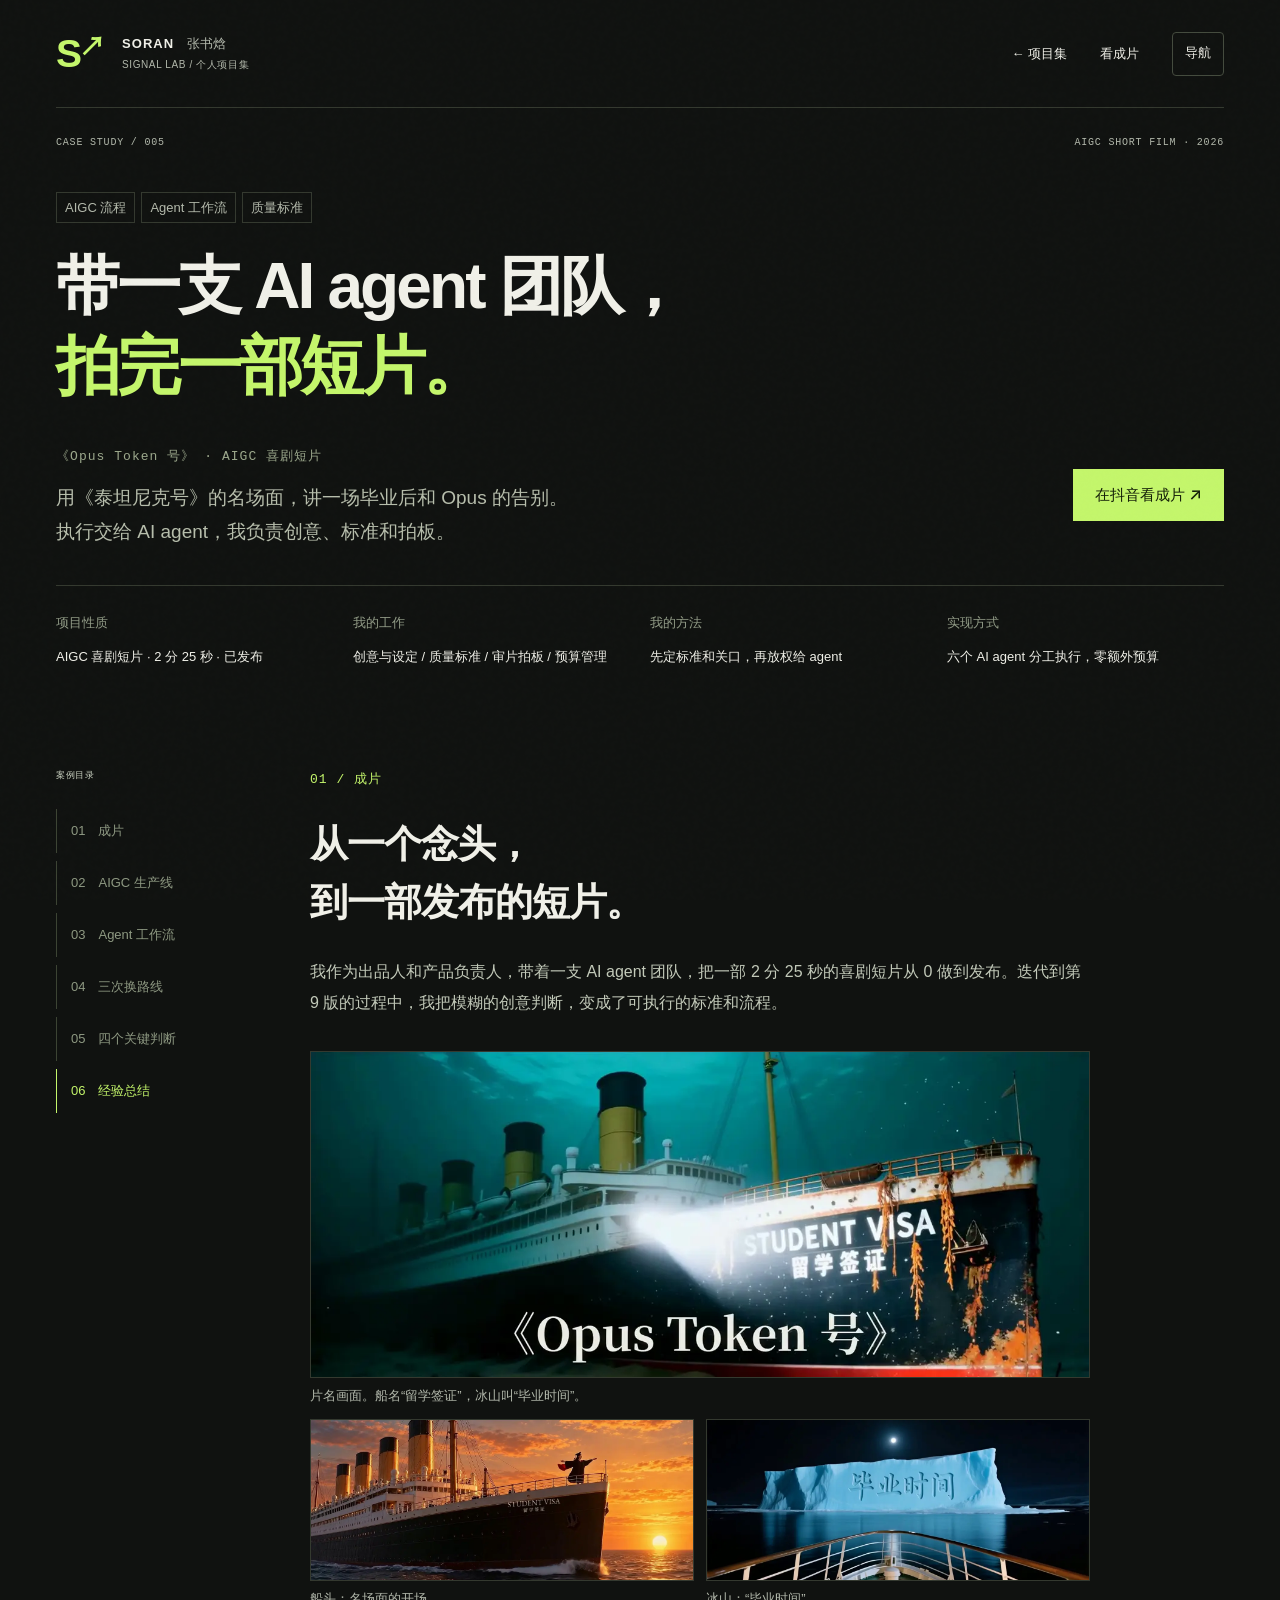
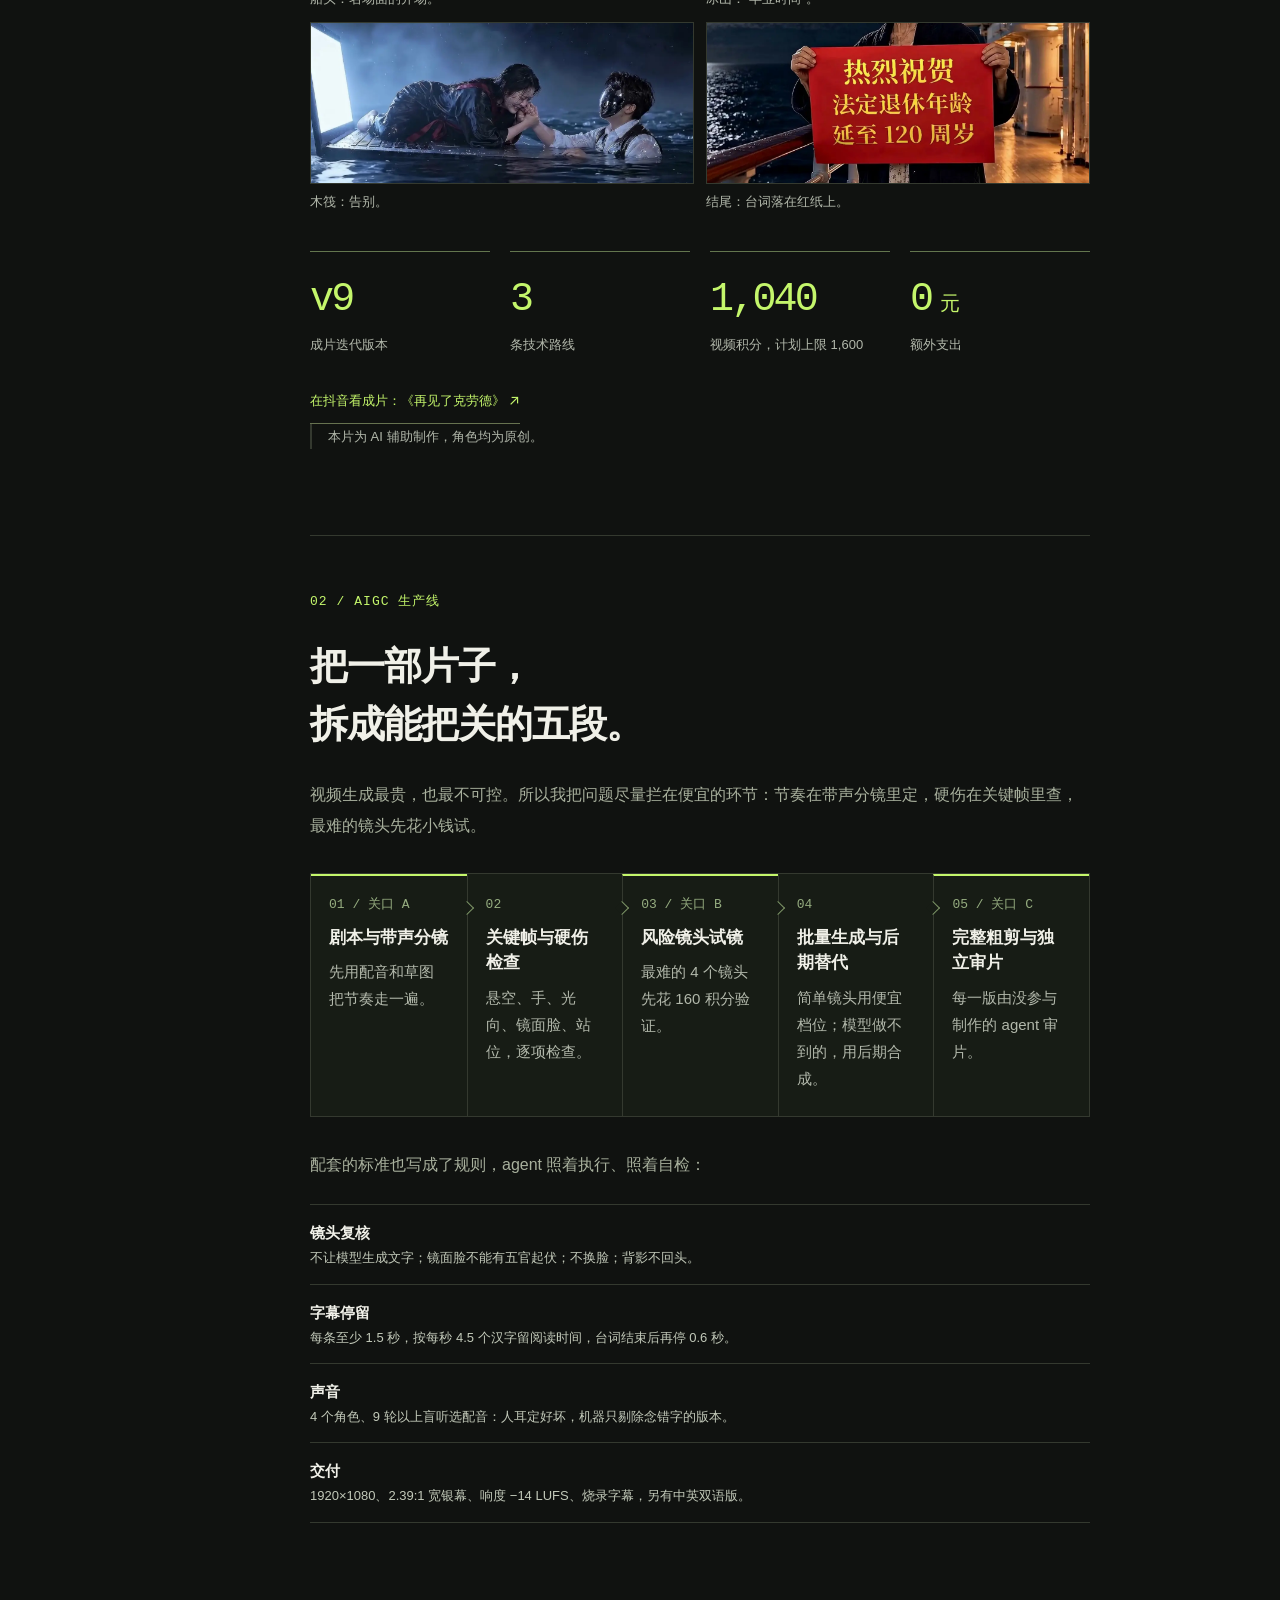
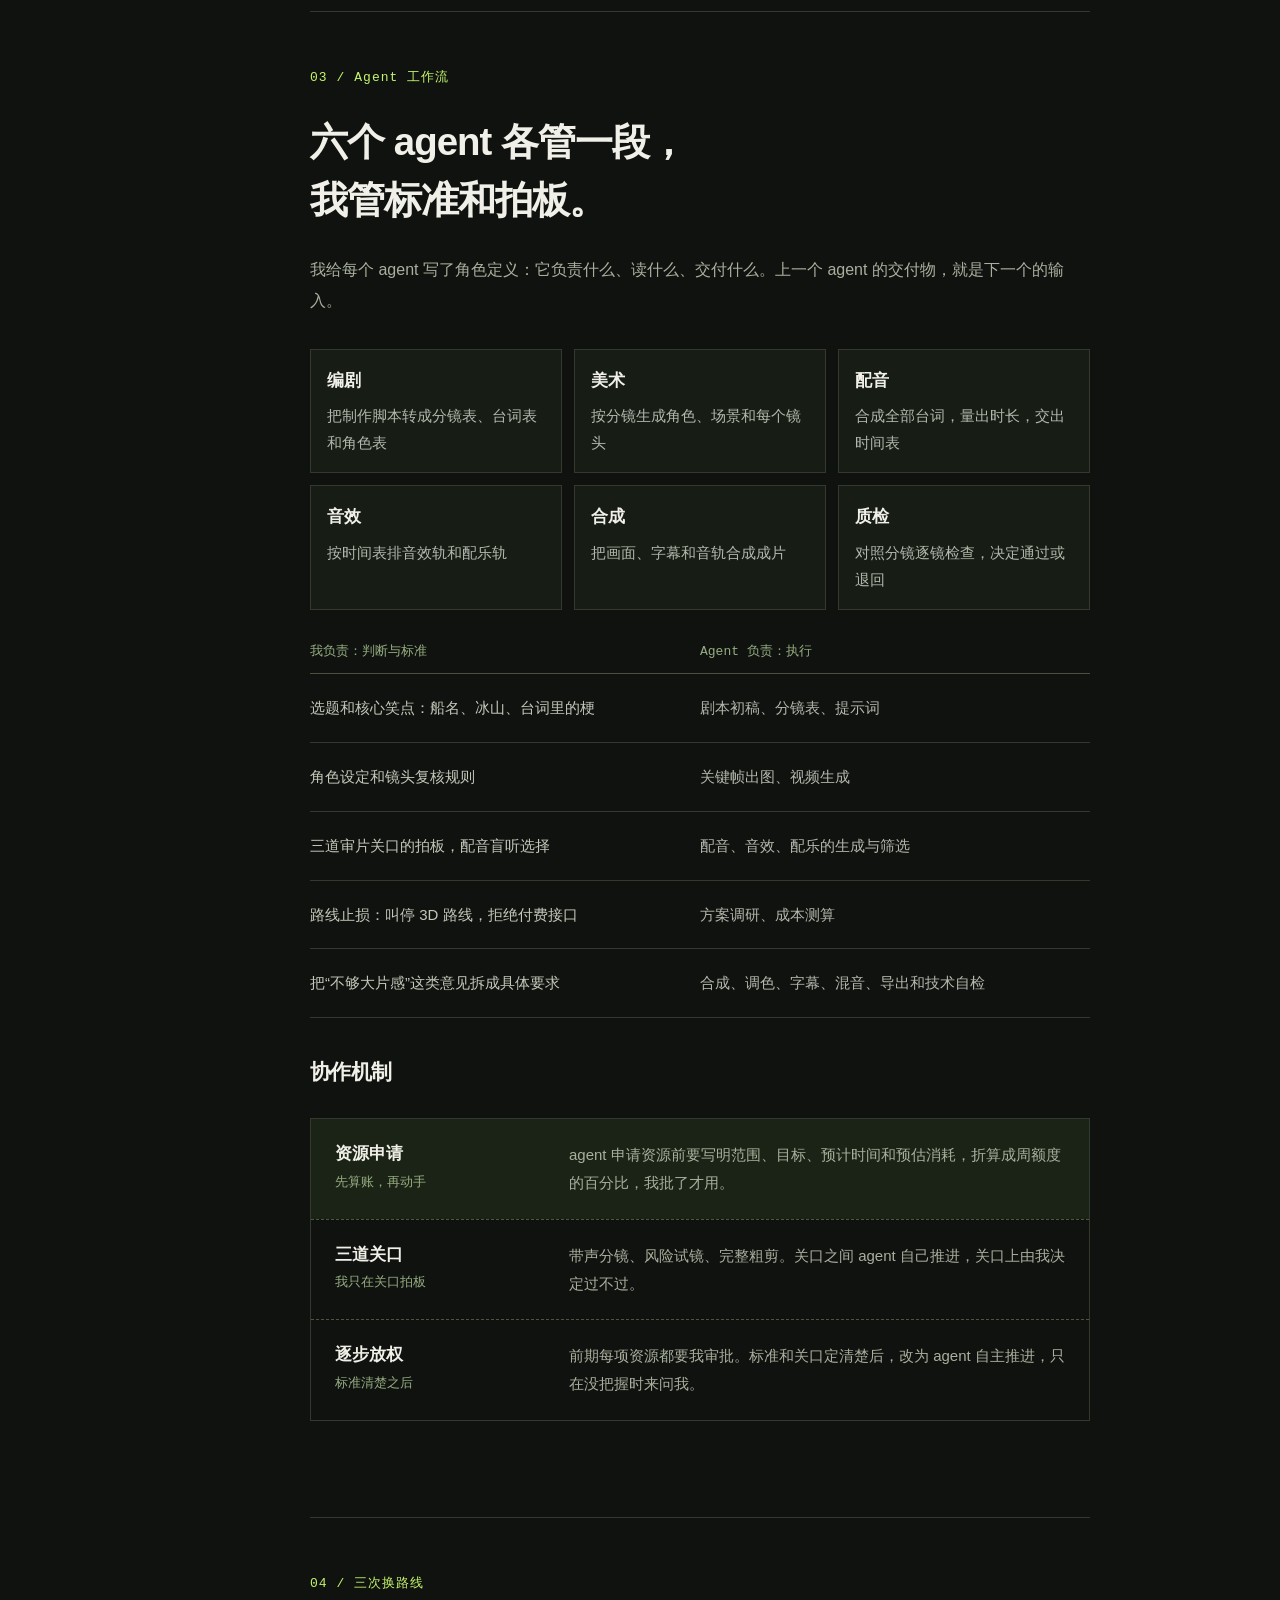
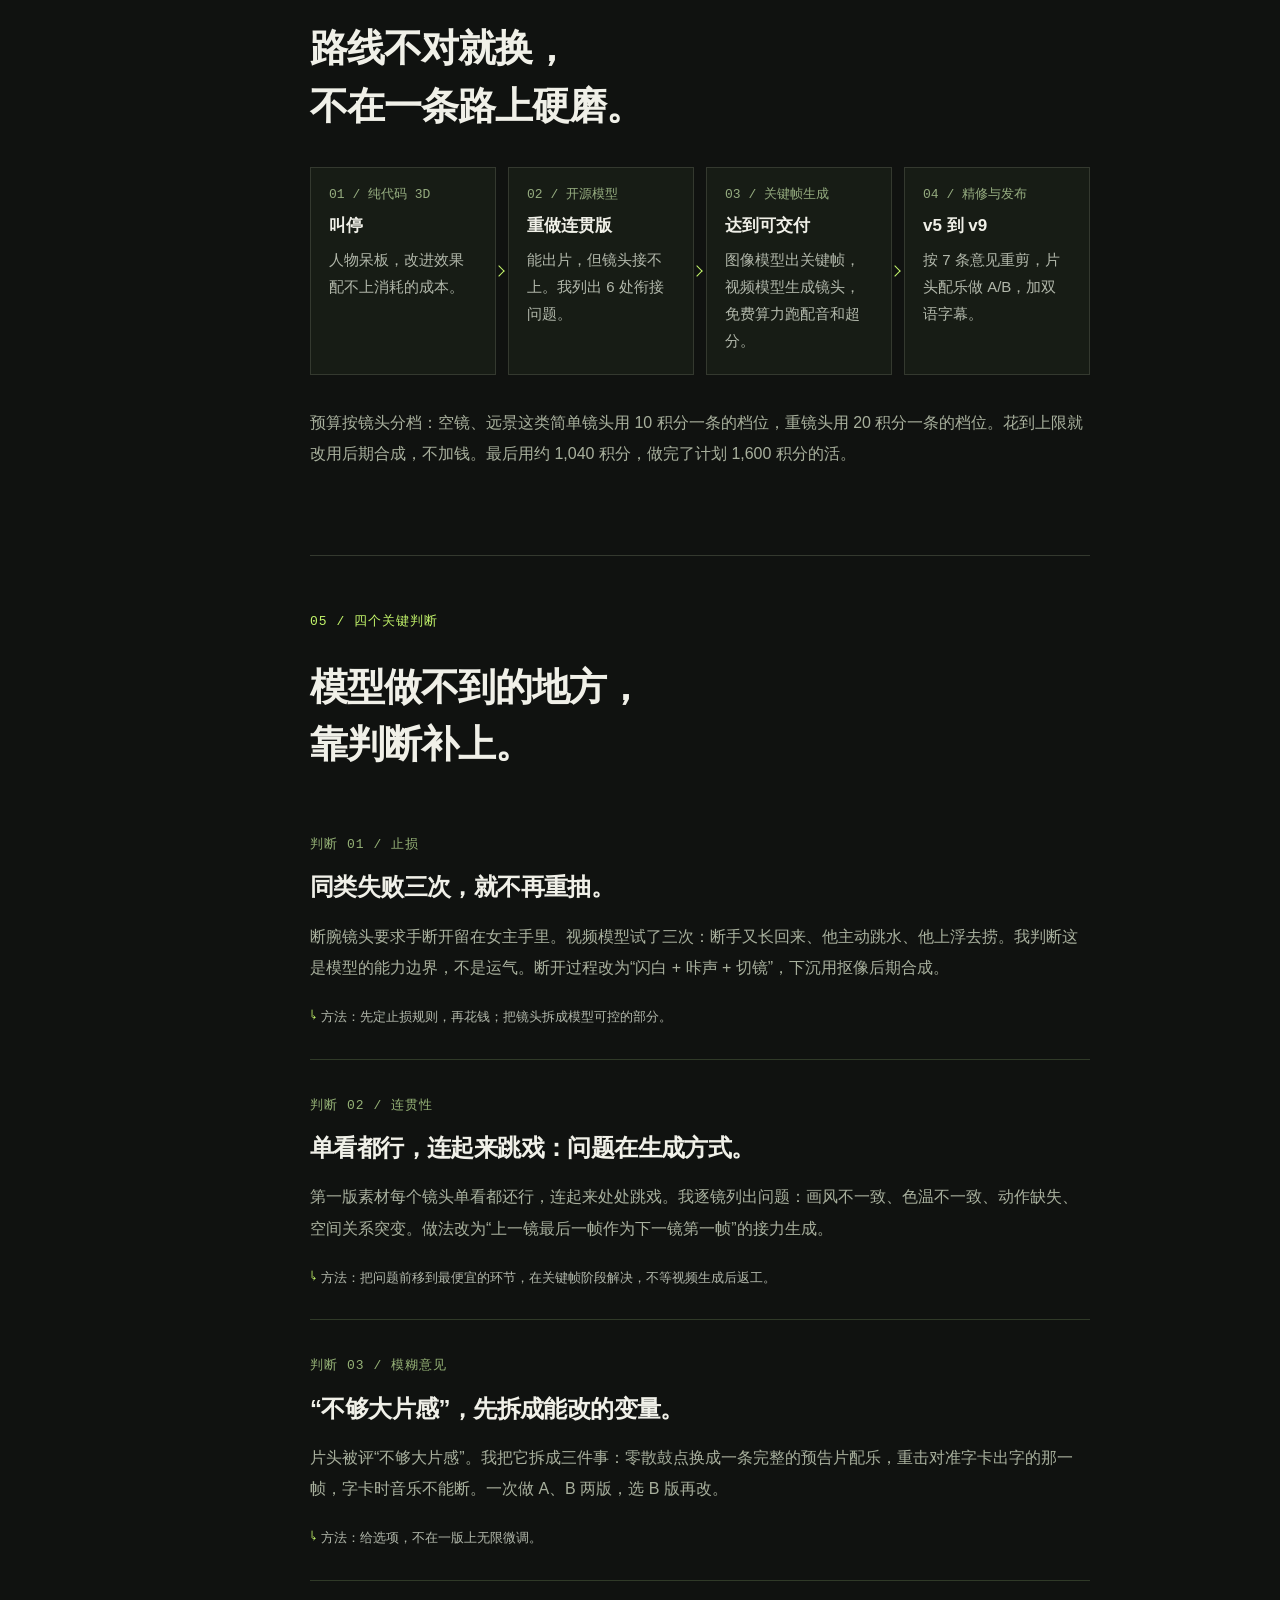
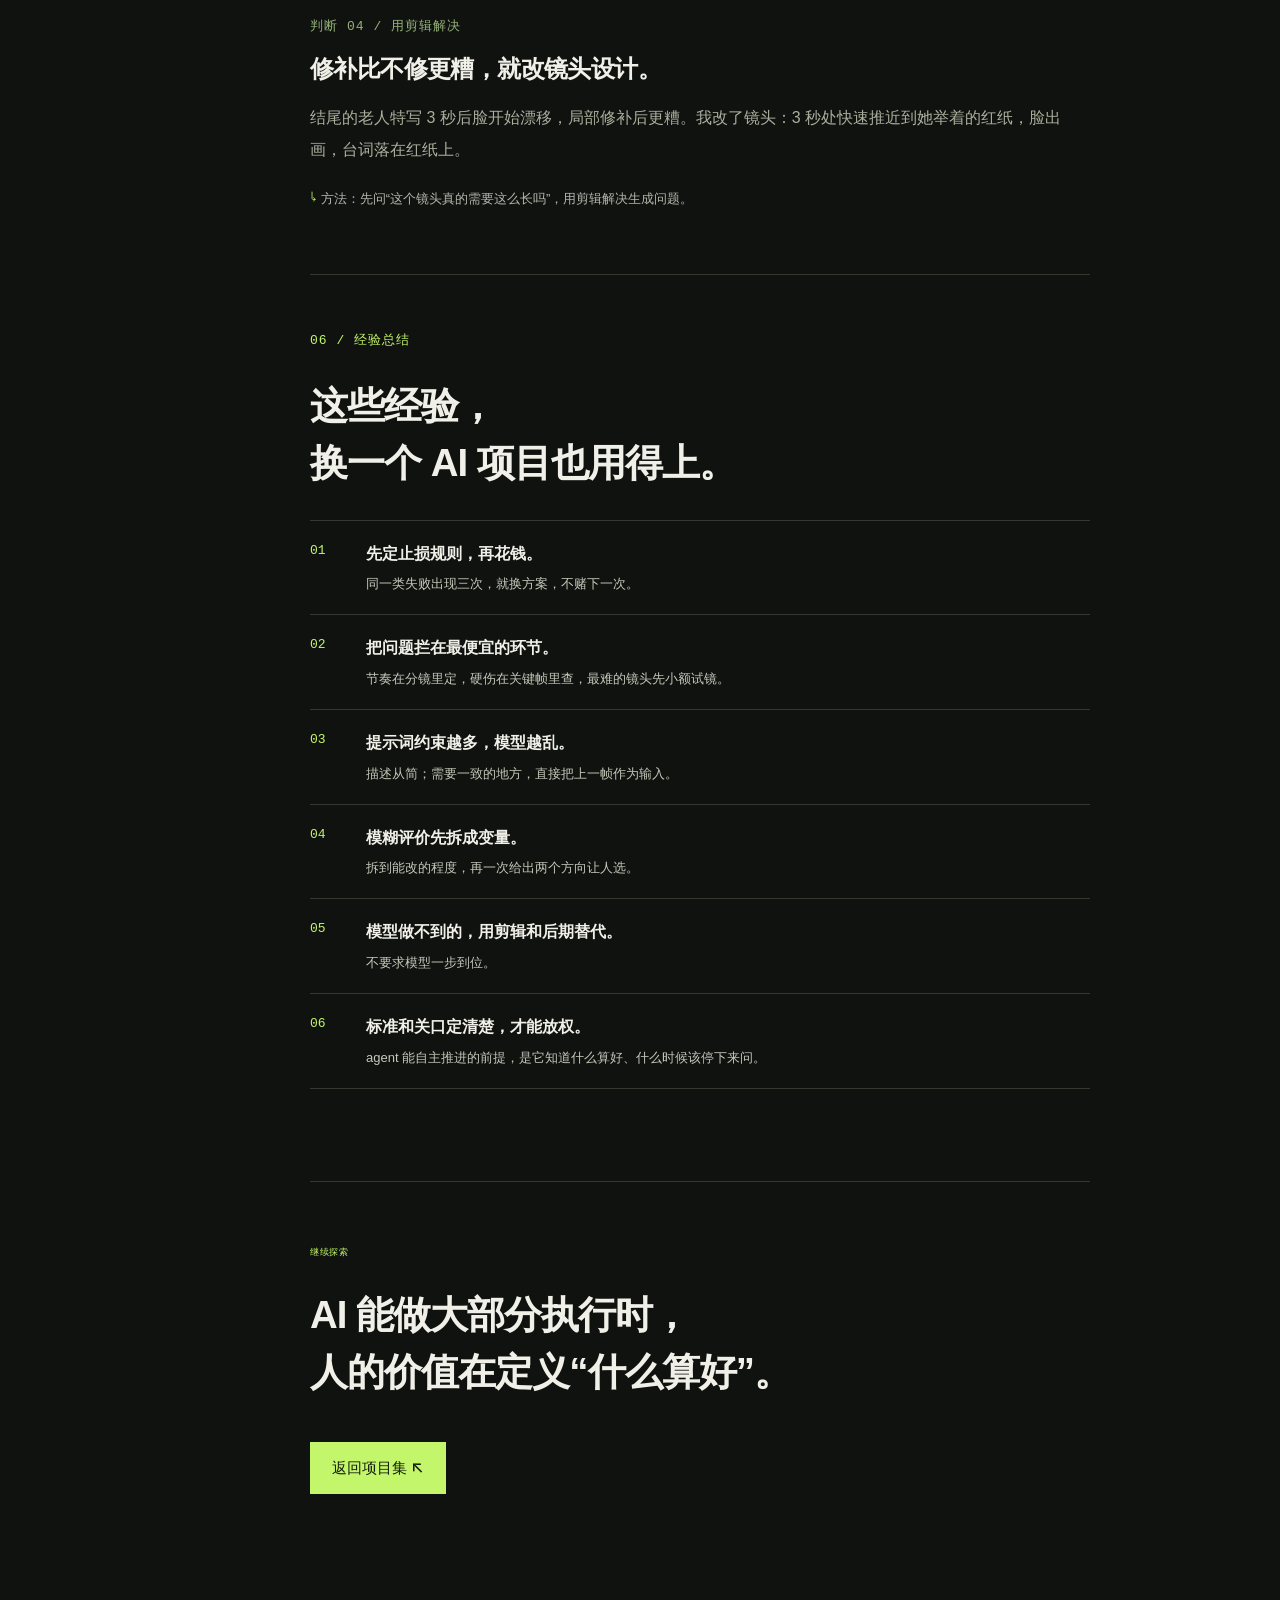
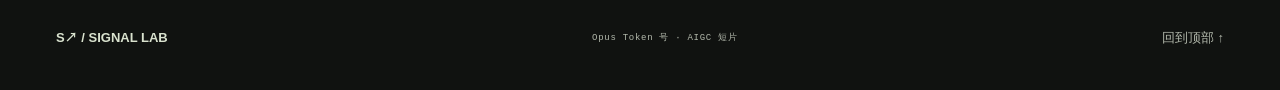
<file: projects/opus-token.html>
<!doctype html><html lang="zh-CN"><head><meta charset="utf-8"><meta name="viewport" content="width=device-width,initial-scale=1"><meta name="theme-color" content="#101210"><meta name="description" content="带着一支 AI agent 团队，在零额外预算下把一部 2 分 25 秒的喜剧短片从 0 做到发布。"><title>Opus Token 号 · AIGC 短片 — Soran 张书焓</title><link rel="icon" href="../assets/img/mark.svg" type="image/svg+xml"><link rel="stylesheet" href="../assets/css/style.css?v=11"><script src="../assets/js/app.js?v=11" defer></script></head><body class="case-page case-opus-token"><a class="skip" href="#main">跳到内容</a>
<header class="nav wrap">
  <a class="brand" href="../index.html"><span class="brand-mark">S<span>↗︎</span></span><span>SORAN <span class="brand-name">张书焓</span><span class="brand-sub">SIGNAL LAB / 个人项目集</span></span></a>
  <nav aria-label="主导航"><a href="../index.html#work">← 项目集</a><a href="#film">看成片</a><button class="command-open" aria-label="打开快速导航">导航</button></nav>
</header><main id="main"><section class="case-hero wrap"><div class="hero-top mono"><span>CASE STUDY / 005</span><span>AIGC SHORT FILM · 2026</span></div><div class="tags"><span>AIGC 流程</span><span>Agent 工作流</span><span>质量标准</span></div><h1>带一支 AI agent 团队，<br><span class="accent">拍完一部短片。</span></h1><div class="case-lead"><div><span class="mono">《Opus Token 号》 · AIGC 喜剧短片</span><p>用《泰坦尼克号》的名场面，讲一场毕业后和 Opus 的告别。<br>执行交给 AI agent，我负责创意、标准和拍板。</p></div><div class="case-actions"><a class="button lime" href="https://v.douyin.com/MwmugvPIIhA/" target="_blank" rel="noopener">在抖音看成片 ↗︎</a></div></div><div class="case-meta"><div><span>项目性质</span><strong>AIGC 喜剧短片 · 2 分 25 秒 · 已发布</strong></div><div><span>我的工作</span><strong>创意与设定 / 质量标准 / 审片拍板 / 预算管理</strong></div><div><span>我的方法</span><strong>先定标准和关口，再放权给 agent</strong></div><div><span>实现方式</span><strong>六个 AI agent 分工执行，零额外预算</strong></div></div></section><div class="case-body wrap"><aside class="case-toc" id="case-index"><span class="mono">案例目录</span><a href="#film">01　成片</a><a href="#pipeline">02　AIGC 生产线</a><a href="#agents">03　Agent 工作流</a><a href="#routes">04　三次换路线</a><a href="#cases">05　四个关键判断</a><a href="#lessons">06　经验总结</a></aside><div class="case-content"><section id="film"><span class="eyebrow">01 / 成片</span><h2>从一个念头，<br>到一部发布的短片。</h2><p class="large-copy">我作为出品人和产品负责人，带着一支 AI agent 团队，把一部 2 分 25 秒的喜剧短片从 0 做到发布。迭代到第 9 版的过程中，我把模糊的创意判断，变成了可执行的标准和流程。</p><div class="film-grid"><figure><img src="../assets/img/opus-token/title.webp" alt="《Opus Token 号》片名画面：沉在海底的轮船" loading="lazy" decoding="async" width="1280" height="536"><figcaption>片名画面。船名“留学签证”，冰山叫“毕业时间”。</figcaption></figure><figure><img src="../assets/img/opus-token/bow.webp" alt="船头的日落镜头" loading="lazy" decoding="async" width="1280" height="536"><figcaption>船头：名场面的开场。</figcaption></figure><figure><img src="../assets/img/opus-token/iceberg.webp" alt="写着“毕业时间”的冰山" loading="lazy" decoding="async" width="1280" height="536"><figcaption>冰山：“毕业时间”。</figcaption></figure><figure><img src="../assets/img/opus-token/raft.webp" alt="木筏上的告别" loading="lazy" decoding="async" width="1280" height="536"><figcaption>木筏：告别。</figcaption></figure><figure><img src="../assets/img/opus-token/ending.webp" alt="老人举着红纸：法定退休年龄延至 120 周岁" loading="lazy" decoding="async" width="1280" height="536"><figcaption>结尾：台词落在红纸上。</figcaption></figure></div><div class="metrics four"><div><strong>v9</strong><span>成片迭代版本</span></div><div><strong>3</strong><span>条技术路线</span></div><div><strong>1,040</strong><span>视频积分，计划上限 1,600</span></div><div><strong>0<span> 元</span></strong><span>额外支出</span></div></div><a class="text-link" href="https://v.douyin.com/MwmugvPIIhA/" target="_blank" rel="noopener">在抖音看成片：《再见了克劳德》 ↗︎</a><p class="note">本片为 AI 辅助制作，角色均为原创。</p></section><section id="pipeline"><span class="eyebrow">02 / AIGC 生产线</span><h2>把一部片子，<br>拆成能把关的五段。</h2><p>视频生成最贵，也最不可控。所以我把问题尽量拦在便宜的环节：节奏在带声分镜里定，硬伤在关键帧里查，最难的镜头先花小钱试。</p><ol class="rail" aria-label="AIGC 短片生产线"><li class="key"><span class="step">01 / 关口 A</span><strong>剧本与带声分镜</strong><p>先用配音和草图把节奏走一遍。</p></li><li><span class="step">02</span><strong>关键帧与硬伤检查</strong><p>悬空、手、光向、镜面脸、站位，逐项检查。</p></li><li class="key"><span class="step">03 / 关口 B</span><strong>风险镜头试镜</strong><p>最难的 4 个镜头先花 160 积分验证。</p></li><li><span class="step">04</span><strong>批量生成与后期替代</strong><p>简单镜头用便宜档位；模型做不到的，用后期合成。</p></li><li class="key"><span class="step">05 / 关口 C</span><strong>完整粗剪与独立审片</strong><p>每一版由没参与制作的 agent 审片。</p></li></ol><p>配套的标准也写成了规则，agent 照着执行、照着自检：</p><ul class="split-list"><li><b>镜头复核</b>不让模型生成文字；镜面脸不能有五官起伏；不换脸；背影不回头。</li><li><b>字幕停留</b>每条至少 1.5 秒，按每秒 4.5 个汉字留阅读时间，台词结束后再停 0.6 秒。</li><li><b>声音</b>4 个角色、9 轮以上盲听选配音：人耳定好坏，机器只剔除念错字的版本。</li><li><b>交付</b>1920×1080、2.39:1 宽银幕、响度 −14 LUFS、烧录字幕，另有中英双语版。</li></ul></section><section id="agents"><span class="eyebrow">03 / Agent 工作流</span><h2>六个 agent 各管一段，<br>我管标准和拍板。</h2><p>我给每个 agent 写了角色定义：它负责什么、读什么、交付什么。上一个 agent 的交付物，就是下一个的输入。</p><ul class="rel-types six" aria-label="六个 agent 的分工"><li><strong>编剧</strong><span>把制作脚本转成分镜表、台词表和角色表</span></li><li><strong>美术</strong><span>按分镜生成角色、场景和每个镜头</span></li><li><strong>配音</strong><span>合成全部台词，量出时长，交出时间表</span></li><li><strong>音效</strong><span>按时间表排音效轨和配乐轨</span></li><li><strong>合成</strong><span>把画面、字幕和音轨合成成片</span></li><li><strong>质检</strong><span>对照分镜逐镜检查，决定通过或退回</span></li></ul><table class="bench two"><thead><tr><th scope="col">我负责：判断与标准</th><th scope="col">Agent 负责：执行</th></tr></thead><tbody><tr><td data-label="我负责">选题和核心笑点：船名、冰山、台词里的梗</td><td data-label="Agent 负责">剧本初稿、分镜表、提示词</td></tr><tr><td data-label="我负责">角色设定和镜头复核规则</td><td data-label="Agent 负责">关键帧出图、视频生成</td></tr><tr><td data-label="我负责">三道审片关口的拍板，配音盲听选择</td><td data-label="Agent 负责">配音、音效、配乐的生成与筛选</td></tr><tr><td data-label="我负责">路线止损：叫停 3D 路线，拒绝付费接口</td><td data-label="Agent 负责">方案调研、成本测算</td></tr><tr><td data-label="我负责">把“不够大片感”这类意见拆成具体要求</td><td data-label="Agent 负责">合成、调色、字幕、混音、导出和技术自检</td></tr></tbody></table><h3 class="next-title">协作机制</h3><div class="layers"><div><strong>资源申请<small>先算账，再动手</small></strong><p>agent 申请资源前要写明范围、目标、预计时间和预估消耗，折算成周额度的百分比，我批了才用。</p></div><div><strong>三道关口<small>我只在关口拍板</small></strong><p>带声分镜、风险试镜、完整粗剪。关口之间 agent 自己推进，关口上由我决定过不过。</p></div><div><strong>逐步放权<small>标准清楚之后</small></strong><p>前期每项资源都要我审批。标准和关口定清楚后，改为 agent 自主推进，只在没把握时来问我。</p></div></div></section><section id="routes"><span class="eyebrow">04 / 三次换路线</span><h2>路线不对就换，<br>不在一条路上硬磨。</h2><ol class="loop plain" aria-label="四个阶段"><li><span class="step">01 / 纯代码 3D</span><strong>叫停</strong><p>人物呆板，改进效果配不上消耗的成本。</p></li><li><span class="step">02 / 开源模型</span><strong>重做连贯版</strong><p>能出片，但镜头接不上。我列出 6 处衔接问题。</p></li><li><span class="step">03 / 关键帧生成</span><strong>达到可交付</strong><p>图像模型出关键帧，视频模型生成镜头，免费算力跑配音和超分。</p></li><li><span class="step">04 / 精修与发布</span><strong>v5 到 v9</strong><p>按 7 条意见重剪，片头配乐做 A/B，加双语字幕。</p></li></ol><p>预算按镜头分档：空镜、远景这类简单镜头用 10 积分一条的档位，重镜头用 20 积分一条的档位。花到上限就改用后期合成，不加钱。最后用约 1,040 积分，做完了计划 1,600 积分的活。</p></section><section id="cases"><span class="eyebrow">05 / 四个关键判断</span><h2>模型做不到的地方，<br>靠判断补上。</h2><article class="decision"><span class="mono">判断 01 / 止损</span><h3>同类失败三次，就不再重抽。</h3><p>断腕镜头要求手断开留在女主手里。视频模型试了三次：断手又长回来、他主动跳水、他上浮去捞。我判断这是模型的能力边界，不是运气。断开过程改为“闪白 + 咔声 + 切镜”，下沉用抠像后期合成。</p><div class="decision-foot"><span>方法：先定止损规则，再花钱；把镜头拆成模型可控的部分。</span></div></article><article class="decision"><span class="mono">判断 02 / 连贯性</span><h3>单看都行，连起来跳戏：问题在生成方式。</h3><p>第一版素材每个镜头单看都还行，连起来处处跳戏。我逐镜列出问题：画风不一致、色温不一致、动作缺失、空间关系突变。做法改为“上一镜最后一帧作为下一镜第一帧”的接力生成。</p><div class="decision-foot"><span>方法：把问题前移到最便宜的环节，在关键帧阶段解决，不等视频生成后返工。</span></div></article><article class="decision"><span class="mono">判断 03 / 模糊意见</span><h3>“不够大片感”，先拆成能改的变量。</h3><p>片头被评“不够大片感”。我把它拆成三件事：零散鼓点换成一条完整的预告片配乐，重击对准字卡出字的那一帧，字卡时音乐不能断。一次做 A、B 两版，选 B 版再改。</p><div class="decision-foot"><span>方法：给选项，不在一版上无限微调。</span></div></article><article class="decision"><span class="mono">判断 04 / 用剪辑解决</span><h3>修补比不修更糟，就改镜头设计。</h3><p>结尾的老人特写 3 秒后脸开始漂移，局部修补后更糟。我改了镜头：3 秒处快速推近到她举着的红纸，脸出画，台词落在红纸上。</p><div class="decision-foot"><span>方法：先问“这个镜头真的需要这么长吗”，用剪辑解决生成问题。</span></div></article></section><section id="lessons"><span class="eyebrow">06 / 经验总结</span><h2>这些经验，<br>换一个 AI 项目也用得上。</h2><ol class="lessons"><li><b>先定止损规则，再花钱。</b>同一类失败出现三次，就换方案，不赌下一次。</li><li><b>把问题拦在最便宜的环节。</b>节奏在分镜里定，硬伤在关键帧里查，最难的镜头先小额试镜。</li><li><b>提示词约束越多，模型越乱。</b>描述从简；需要一致的地方，直接把上一帧作为输入。</li><li><b>模糊评价先拆成变量。</b>拆到能改的程度，再一次给出两个方向让人选。</li><li><b>模型做不到的，用剪辑和后期替代。</b>不要求模型一步到位。</li><li><b>标准和关口定清楚，才能放权。</b>agent 能自主推进的前提，是它知道什么算好、什么时候该停下来问。</li></ol></section><section class="closing"><span class="mono">继续探索</span><h2>AI 能做大部分执行时，<br>人的价值在定义“什么算好”。</h2><a class="button lime" href="../index.html#work">返回项目集 ↖︎</a></section></div></div></main><footer class="wrap footer"><span class="brand-small">S↗︎ / SIGNAL LAB</span><span class="mono">Opus Token 号 · AIGC 短片</span><a href="#main">回到顶部 ↑</a></footer><dialog id="command-dialog"><div class="command-head"><span class="mono">项目导航</span><button data-close aria-label="关闭快速导航">ESC ×</button></div><nav aria-label="快速导航"><a href="../projects/learning-loop.html">01　学习回路<span>↗︎</span></a><a href="../projects/date-scout.html">02　悉尼约会助理<span>↗︎</span></a><a href="../projects/armillary.html">03　浑天图谱<span>↗︎</span></a><a href="../projects/big-water-mom.html">04　大水理论最严厉的母亲<span>↗︎</span></a><a href="../projects/opus-token.html">05　Opus Token 号<span>↗︎</span></a><a href="../index.html#about">06　关于 Soran<span>↗︎</span></a></nav></dialog></body></html>
</file>
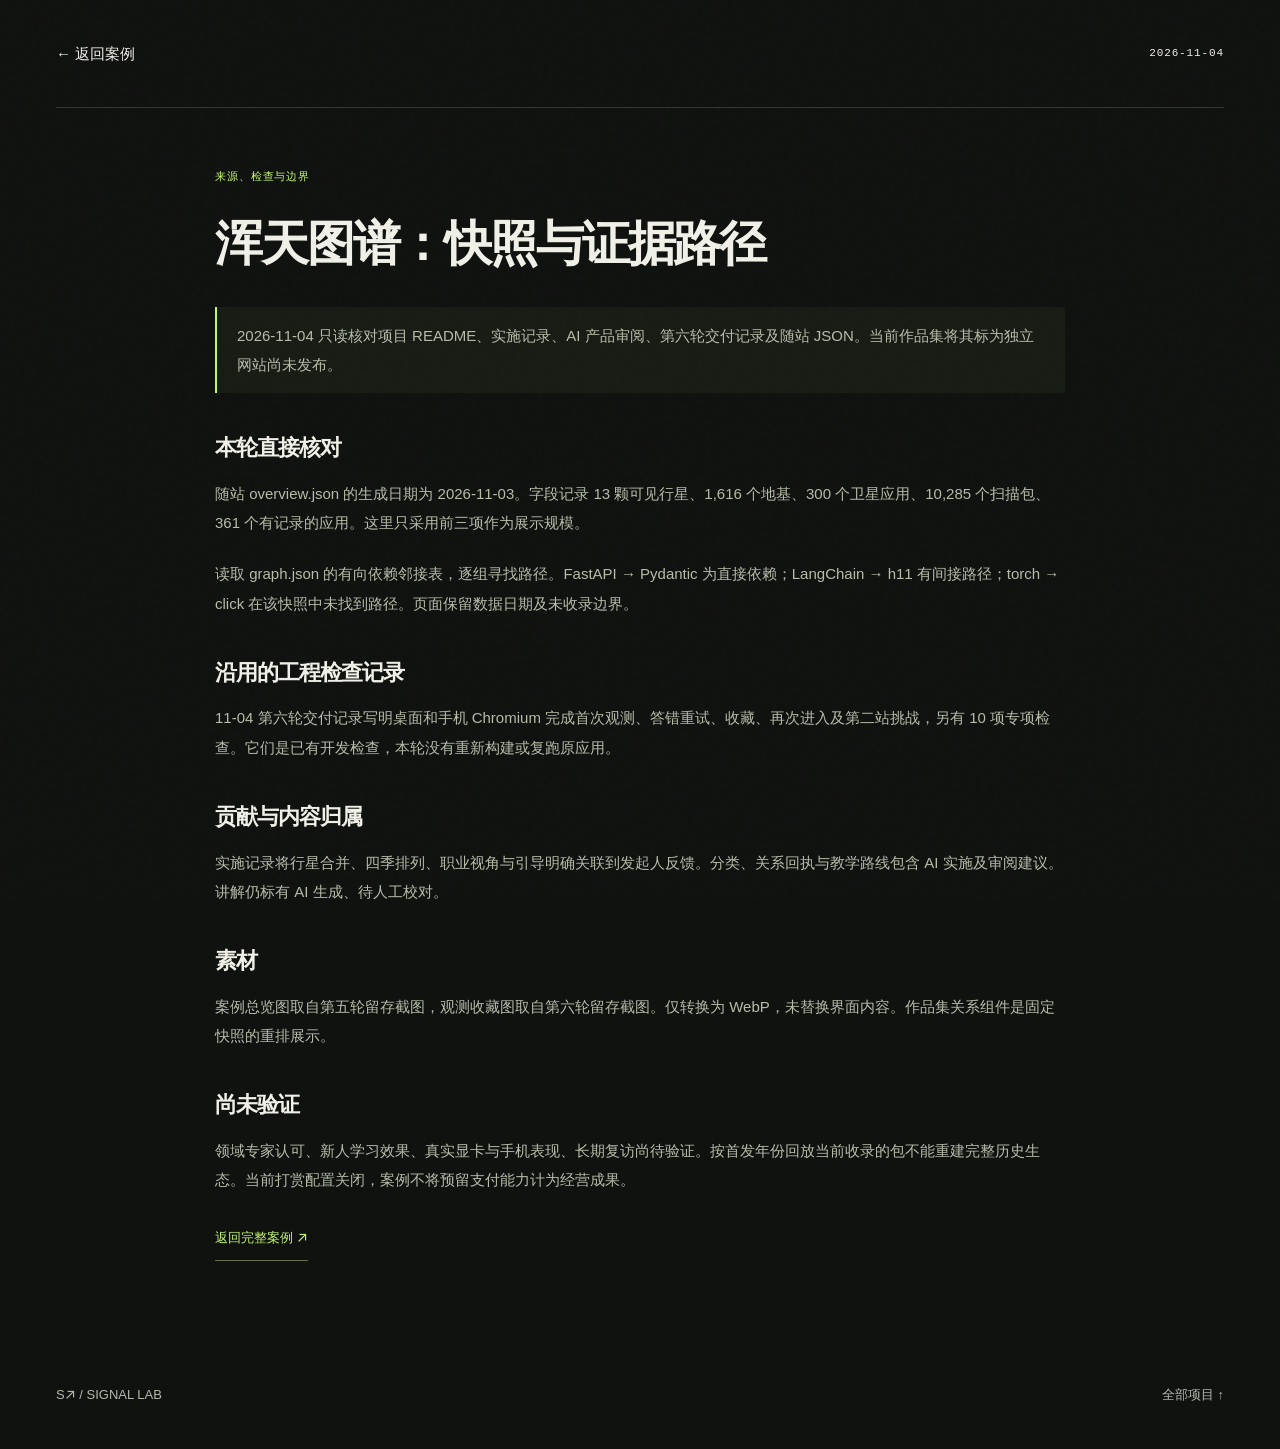
<file: verification/armillary.html>
<!doctype html><html lang="zh-CN"><head><meta charset="utf-8"><meta name="viewport" content="width=device-width,initial-scale=1"><meta name="description" content="浑天图谱：数据来源、检查记录与项目进展。"><title>核验摘要 / 浑天图谱：快照与证据路径 — Soran</title><link rel="stylesheet" href="../assets/css/style.css?v=11"><link rel="icon" href="../assets/img/mark.svg"></head><body class="verify-page"><header class="nav wrap"><a href="../projects/armillary.html#evidence">← 返回案例</a><span class="mono">2026-11-04</span></header><main class="wrap"><span class="eyebrow">来源、检查与边界</span><h1>浑天图谱：快照与证据路径</h1><p class="audit-scope">2026-11-04 只读核对项目 README、实施记录、AI 产品审阅、第六轮交付记录及随站 JSON。当前作品集将其标为独立网站尚未发布。</p><h2>本轮直接核对</h2><p>随站 overview.json 的生成日期为 2026-11-03。字段记录 13 颗可见行星、1,616 个地基、300 个卫星应用、10,285 个扫描包、361 个有记录的应用。这里只采用前三项作为展示规模。</p><p>读取 graph.json 的有向依赖邻接表，逐组寻找路径。FastAPI → Pydantic 为直接依赖；LangChain → h11 有间接路径；torch → click 在该快照中未找到路径。页面保留数据日期及未收录边界。</p><h2>沿用的工程检查记录</h2><p>11-04 第六轮交付记录写明桌面和手机 Chromium 完成首次观测、答错重试、收藏、再次进入及第二站挑战，另有 10 项专项检查。它们是已有开发检查，本轮没有重新构建或复跑原应用。</p><h2>贡献与内容归属</h2><p>实施记录将行星合并、四季排列、职业视角与引导明确关联到发起人反馈。分类、关系回执与教学路线包含 AI 实施及审阅建议。讲解仍标有 AI 生成、待人工校对。</p><h2>素材</h2><p>案例总览图取自第五轮留存截图，观测收藏图取自第六轮留存截图。仅转换为 WebP，未替换界面内容。作品集关系组件是固定快照的重排展示。</p><h2>尚未验证</h2><p>领域专家认可、新人学习效果、真实显卡与手机表现、长期复访尚待验证。按首发年份回放当前收录的包不能重建完整历史生态。当前打赏配置关闭，案例不将预留支付能力计为经营成果。</p><a class="text-link" href="../projects/armillary.html">返回完整案例 ↗︎</a></main><footer class="wrap footer"><span>S↗︎ / SIGNAL LAB</span><a href="../index.html#work">全部项目 ↑</a></footer></body></html>
</file>
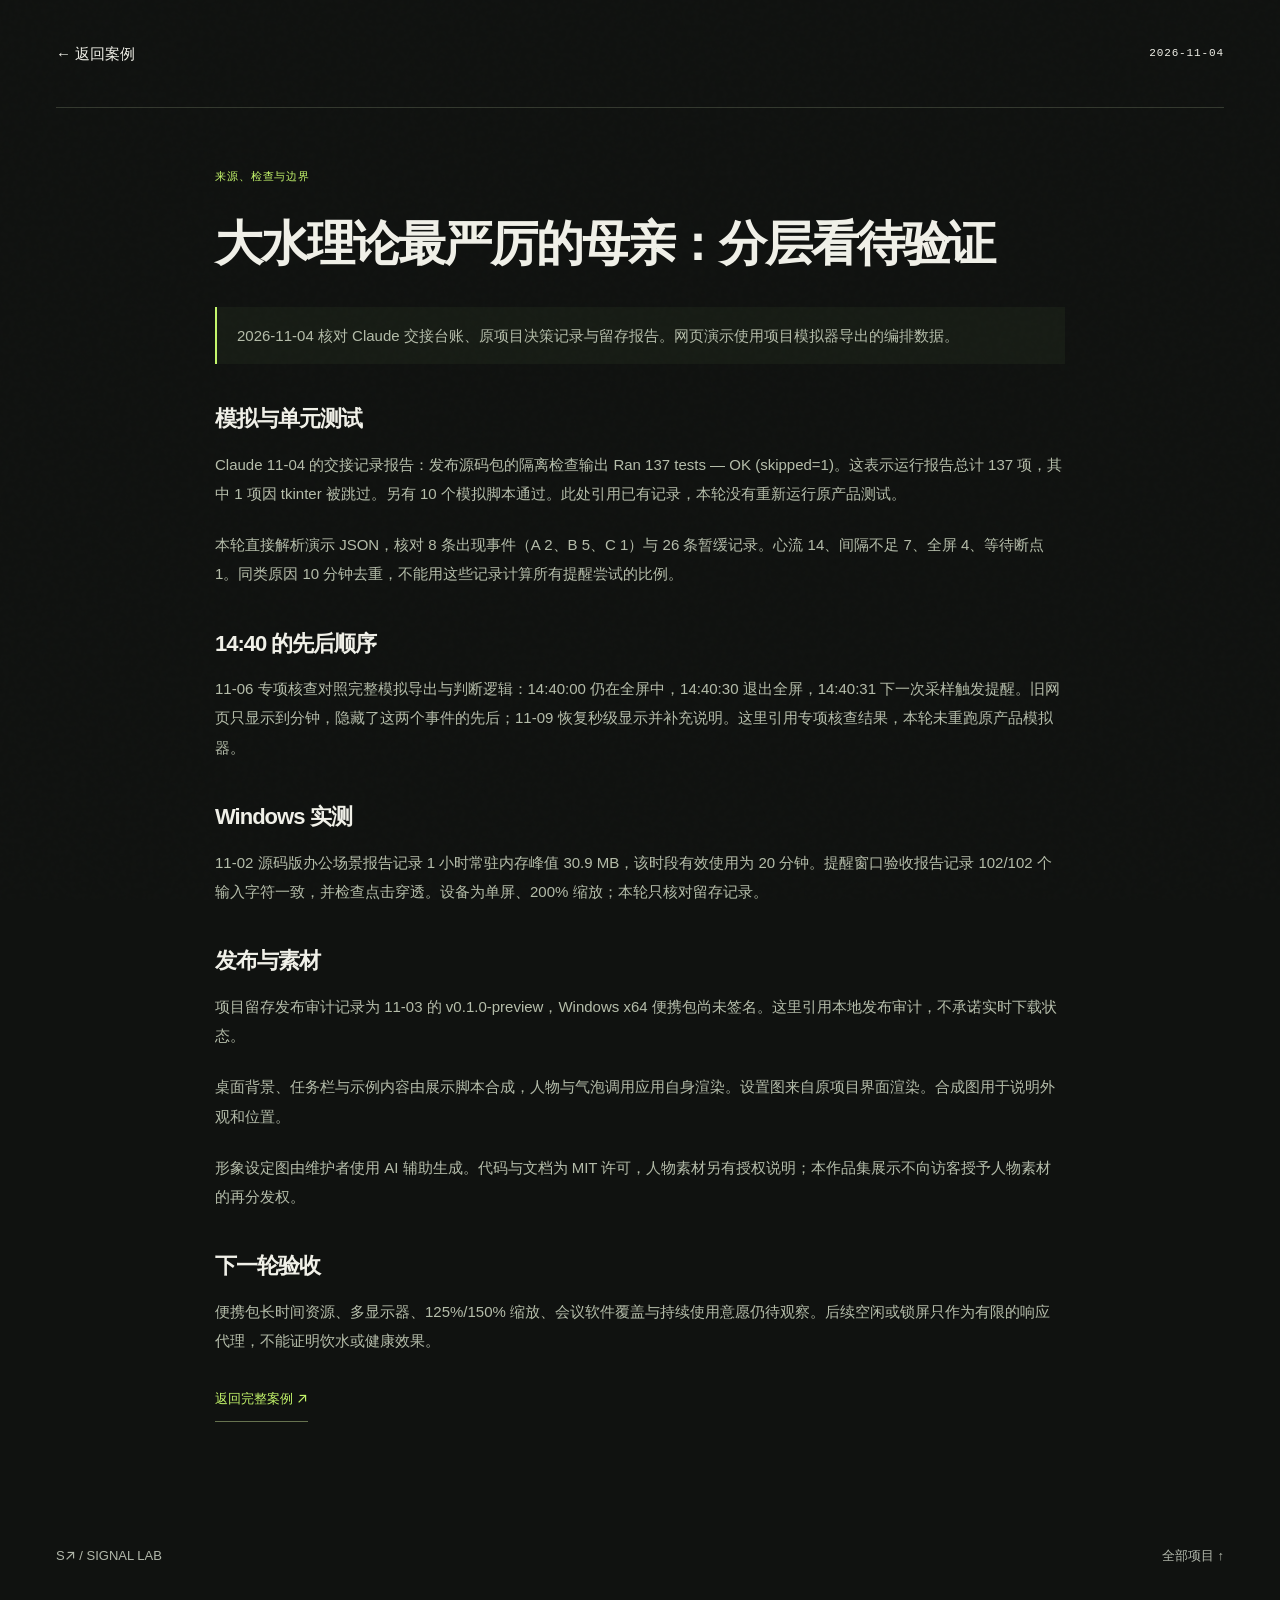
<file: verification/big-water-mom.html>
<!doctype html><html lang="zh-CN"><head><meta charset="utf-8"><meta name="viewport" content="width=device-width,initial-scale=1"><meta name="description" content="大水理论最严厉的母亲：数据来源、检查记录与项目进展。"><title>核验摘要 / 大水理论最严厉的母亲：分层看待验证 — Soran</title><link rel="stylesheet" href="../assets/css/style.css?v=11"><link rel="icon" href="../assets/img/mark.svg"></head><body class="verify-page"><header class="nav wrap"><a href="../projects/big-water-mom.html#evidence">← 返回案例</a><span class="mono">2026-11-04</span></header><main class="wrap"><span class="eyebrow">来源、检查与边界</span><h1>大水理论最严厉的母亲：分层看待验证</h1><p class="audit-scope">2026-11-04 核对 Claude 交接台账、原项目决策记录与留存报告。网页演示使用项目模拟器导出的编排数据。</p><h2>模拟与单元测试</h2><p>Claude 11-04 的交接记录报告：发布源码包的隔离检查输出 Ran 137 tests — OK (skipped=1)。这表示运行报告总计 137 项，其中 1 项因 tkinter 被跳过。另有 10 个模拟脚本通过。此处引用已有记录，本轮没有重新运行原产品测试。</p><p>本轮直接解析演示 JSON，核对 8 条出现事件（A 2、B 5、C 1）与 26 条暂缓记录。心流 14、间隔不足 7、全屏 4、等待断点 1。同类原因 10 分钟去重，不能用这些记录计算所有提醒尝试的比例。</p><h2>14:40 的先后顺序</h2><p>11-06 专项核查对照完整模拟导出与判断逻辑：14:40:00 仍在全屏中，14:40:30 退出全屏，14:40:31 下一次采样触发提醒。旧网页只显示到分钟，隐藏了这两个事件的先后；11-09 恢复秒级显示并补充说明。这里引用专项核查结果，本轮未重跑原产品模拟器。</p><h2>Windows 实测</h2><p>11-02 源码版办公场景报告记录 1 小时常驻内存峰值 30.9 MB，该时段有效使用为 20 分钟。提醒窗口验收报告记录 102/102 个输入字符一致，并检查点击穿透。设备为单屏、200% 缩放；本轮只核对留存记录。</p><h2>发布与素材</h2><p>项目留存发布审计记录为 11-03 的 v0.1.0-preview，Windows x64 便携包尚未签名。这里引用本地发布审计，不承诺实时下载状态。</p><p>桌面背景、任务栏与示例内容由展示脚本合成，人物与气泡调用应用自身渲染。设置图来自原项目界面渲染。合成图用于说明外观和位置。</p><p>形象设定图由维护者使用 AI 辅助生成。代码与文档为 MIT 许可，人物素材另有授权说明；本作品集展示不向访客授予人物素材的再分发权。</p><h2>下一轮验收</h2><p>便携包长时间资源、多显示器、125%/150% 缩放、会议软件覆盖与持续使用意愿仍待观察。后续空闲或锁屏只作为有限的响应代理，不能证明饮水或健康效果。</p><a class="text-link" href="../projects/big-water-mom.html">返回完整案例 ↗︎</a></main><footer class="wrap footer"><span>S↗︎ / SIGNAL LAB</span><a href="../index.html#work">全部项目 ↑</a></footer></body></html>
</file>
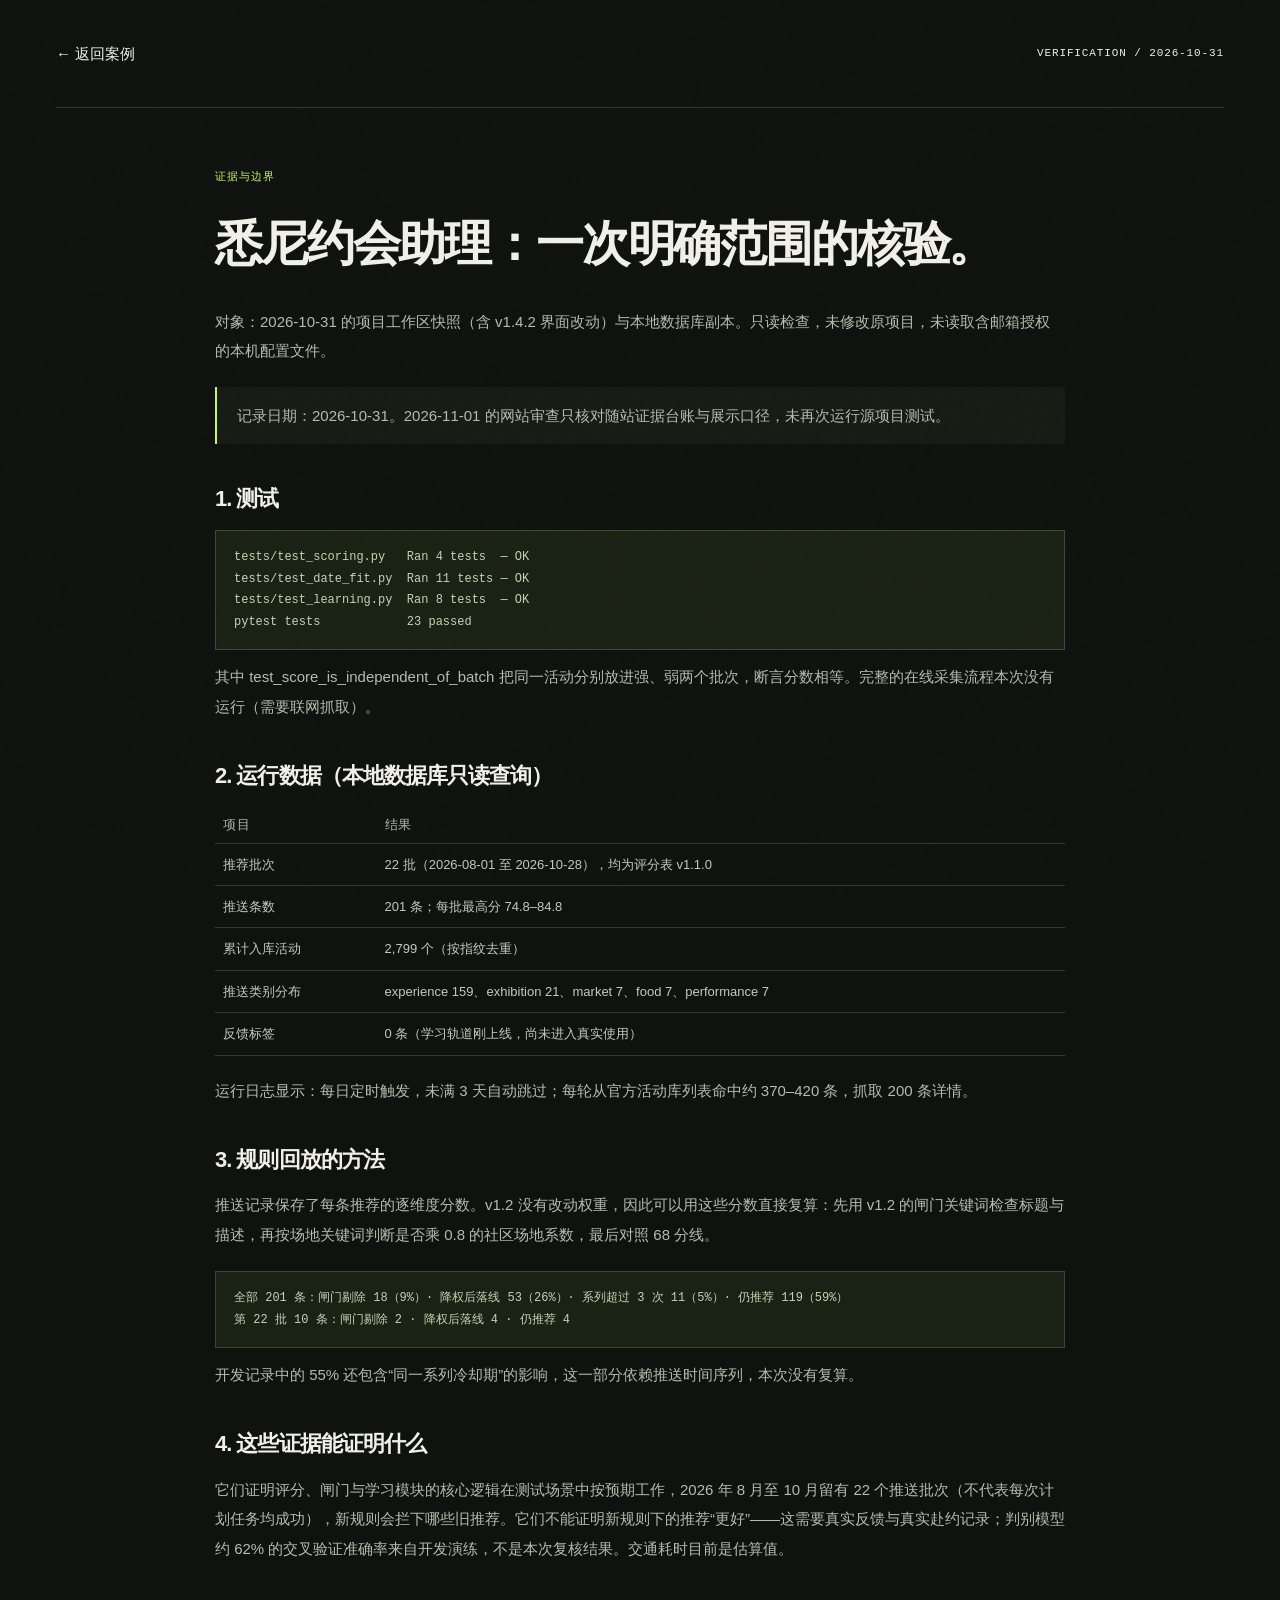
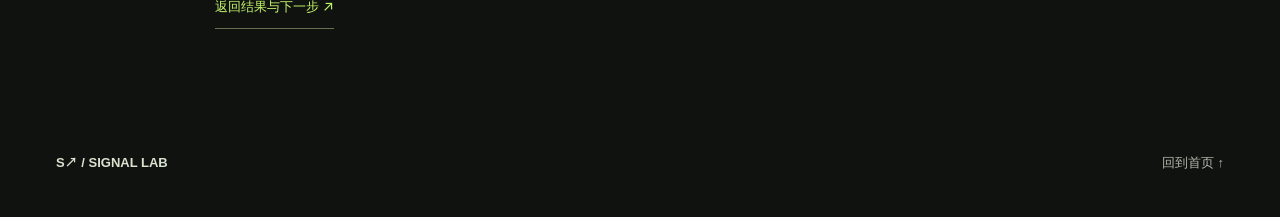
<file: verification/date-scout.html>
<!doctype html>
<html lang="zh-CN">
<head>
<meta charset="utf-8">
<meta name="viewport" content="width=device-width,initial-scale=1">
<meta name="description" content="悉尼约会助理案例的核验摘要：测试结果、运行数据查询与规则回放方法。">
<title>核验摘要 / 悉尼约会助理 — Soran 张书焓</title>
<link rel="icon" href="../assets/img/mark.svg" type="image/svg+xml">
<link rel="stylesheet" href="../assets/css/style.css?v=11">
</head>
<body class="verify-page">
<header class="nav wrap"><a href="../projects/date-scout.html#evidence">← 返回案例</a><span class="mono">VERIFICATION / 2026-10-31</span></header>
<main class="wrap">
<span class="eyebrow">证据与边界</span>
<h1>悉尼约会助理：一次明确范围的核验。</h1>
<p>对象：2026-10-31 的项目工作区快照（含 v1.4.2 界面改动）与本地数据库副本。只读检查，未修改原项目，未读取含邮箱授权的本机配置文件。</p>

<p class="audit-scope">记录日期：2026-10-31。2026-11-01 的网站审查只核对随站证据台账与展示口径，未再次运行源项目测试。</p>
<h2>1. 测试</h2>
<pre>tests/test_scoring.py   Ran 4 tests  — OK
tests/test_date_fit.py  Ran 11 tests — OK
tests/test_learning.py  Ran 8 tests  — OK
pytest tests            23 passed</pre>
<p>其中 test_score_is_independent_of_batch 把同一活动分别放进强、弱两个批次，断言分数相等。完整的在线采集流程本次没有运行（需要联网抓取）。</p>

<h2>2. 运行数据（本地数据库只读查询）</h2>
<table>
<tr><th>项目</th><th>结果</th></tr>
<tr><td>推荐批次</td><td>22 批（2026-08-01 至 2026-10-28），均为评分表 v1.1.0</td></tr>
<tr><td>推送条数</td><td>201 条；每批最高分 74.8–84.8</td></tr>
<tr><td>累计入库活动</td><td>2,799 个（按指纹去重）</td></tr>
<tr><td>推送类别分布</td><td>experience 159、exhibition 21、market 7、food 7、performance 7</td></tr>
<tr><td>反馈标签</td><td>0 条（学习轨道刚上线，尚未进入真实使用）</td></tr>
</table>
<p>运行日志显示：每日定时触发，未满 3 天自动跳过；每轮从官方活动库列表命中约 370–420 条，抓取 200 条详情。</p>

<h2>3. 规则回放的方法</h2>
<p>推送记录保存了每条推荐的逐维度分数。v1.2 没有改动权重，因此可以用这些分数直接复算：先用 v1.2 的闸门关键词检查标题与描述，再按场地关键词判断是否乘 0.8 的社区场地系数，最后对照 68 分线。</p>
<pre>全部 201 条：闸门剔除 18（9%）· 降权后落线 53（26%）· 系列超过 3 次 11（5%）· 仍推荐 119（59%）
第 22 批 10 条：闸门剔除 2 · 降权后落线 4 · 仍推荐 4</pre>
<p>开发记录中的 55% 还包含“同一系列冷却期”的影响，这一部分依赖推送时间序列，本次没有复算。</p>

<h2>4. 这些证据能证明什么</h2>
<p>它们证明评分、闸门与学习模块的核心逻辑在测试场景中按预期工作，2026 年 8 月至 10 月留有 22 个推送批次（不代表每次计划任务均成功），新规则会拦下哪些旧推荐。它们不能证明新规则下的推荐“更好”——这需要真实反馈与真实赴约记录；判别模型约 62% 的交叉验证准确率来自开发演练，不是本次复核结果。交通耗时目前是估算值。</p>
<a class="text-link" href="../projects/date-scout.html#evidence">返回结果与下一步 ↗︎</a>
</main>
<footer class="wrap footer"><span class="brand-small">S↗︎ / SIGNAL LAB</span><a href="../index.html">回到首页 ↑</a></footer>
</body>
</html>
</file>
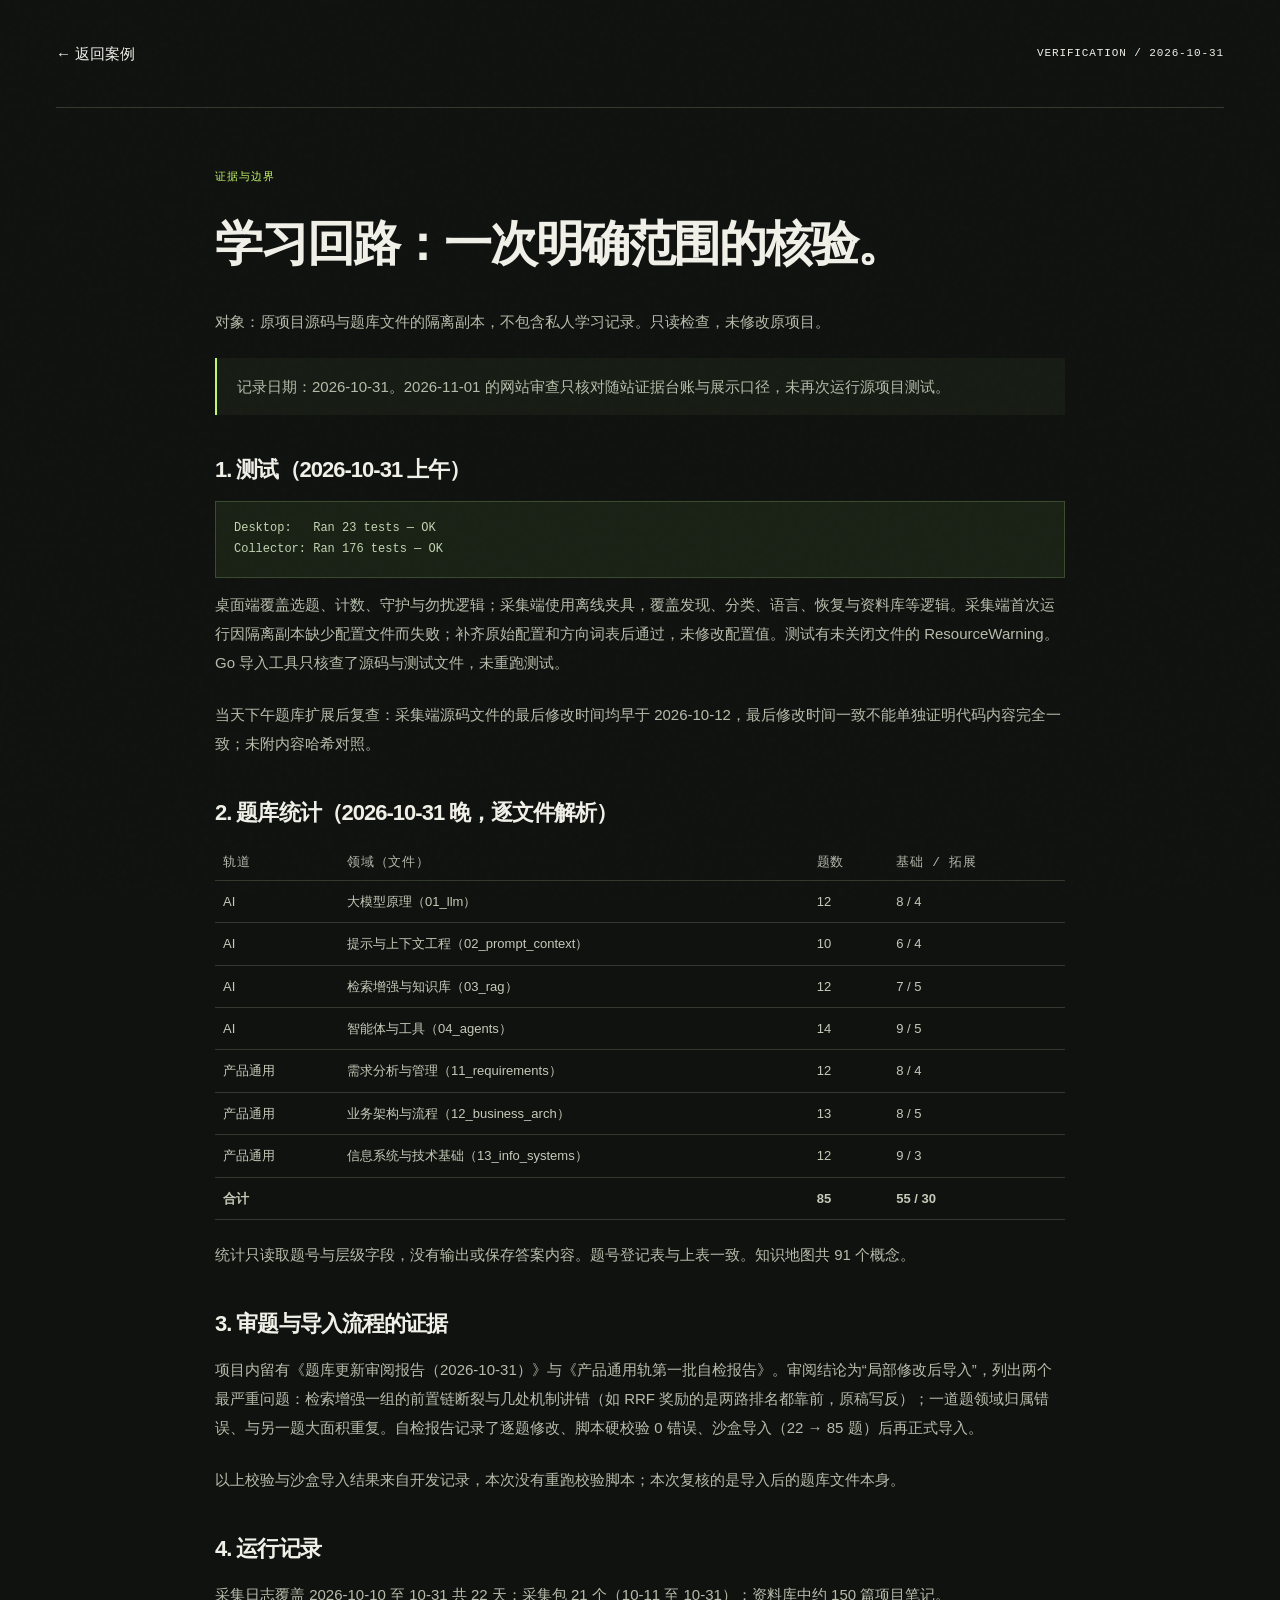
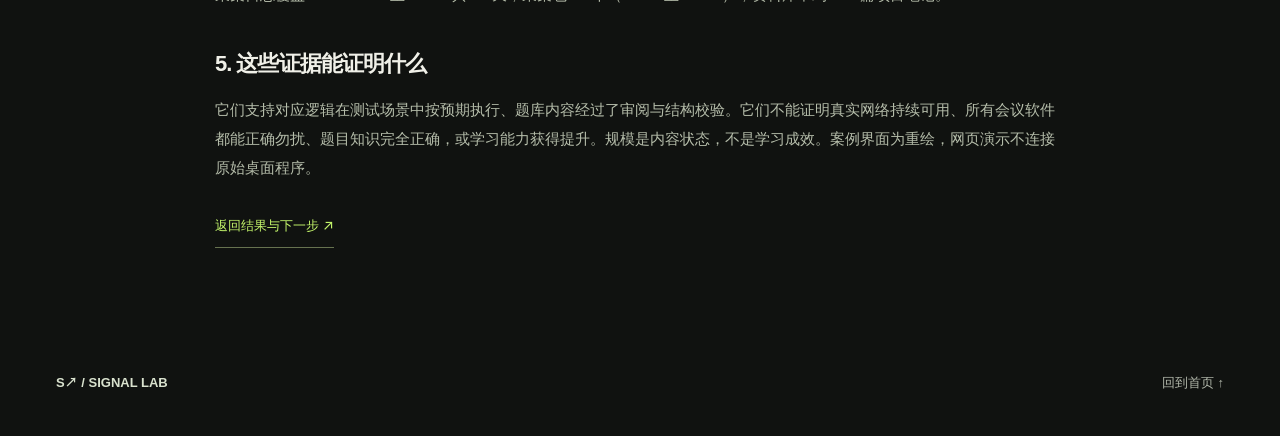
<file: verification/learning-loop.html>
<!doctype html>
<html lang="zh-CN">
<head>
<meta charset="utf-8">
<meta name="viewport" content="width=device-width,initial-scale=1">
<meta name="description" content="学习回路案例的核验摘要：测试结果、题库统计口径与证据边界。">
<title>核验摘要 / 学习回路 — Soran 张书焓</title>
<link rel="icon" href="../assets/img/mark.svg" type="image/svg+xml">
<link rel="stylesheet" href="../assets/css/style.css?v=11">
</head>
<body class="verify-page">
<header class="nav wrap"><a href="../projects/learning-loop.html#evidence">← 返回案例</a><span class="mono">VERIFICATION / 2026-10-31</span></header>
<main class="wrap">
<span class="eyebrow">证据与边界</span>
<h1>学习回路：一次明确范围的核验。</h1>
<p>对象：原项目源码与题库文件的隔离副本，不包含私人学习记录。只读检查，未修改原项目。</p>

<p class="audit-scope">记录日期：2026-10-31。2026-11-01 的网站审查只核对随站证据台账与展示口径，未再次运行源项目测试。</p>
<h2>1. 测试（2026-10-31 上午）</h2>
<pre>Desktop:   Ran 23 tests — OK
Collector: Ran 176 tests — OK</pre>
<p>桌面端覆盖选题、计数、守护与勿扰逻辑；采集端使用离线夹具，覆盖发现、分类、语言、恢复与资料库等逻辑。采集端首次运行因隔离副本缺少配置文件而失败；补齐原始配置和方向词表后通过，未修改配置值。测试有未关闭文件的 ResourceWarning。Go 导入工具只核查了源码与测试文件，未重跑测试。</p>
<p>当天下午题库扩展后复查：采集端源码文件的最后修改时间均早于 2026-10-12，最后修改时间一致不能单独证明代码内容完全一致；未附内容哈希对照。</p>

<h2>2. 题库统计（2026-10-31 晚，逐文件解析）</h2>
<table>
<tr><th>轨道</th><th>领域（文件）</th><th>题数</th><th>基础 / 拓展</th></tr>
<tr><td>AI</td><td>大模型原理（01_llm）</td><td>12</td><td>8 / 4</td></tr>
<tr><td>AI</td><td>提示与上下文工程（02_prompt_context）</td><td>10</td><td>6 / 4</td></tr>
<tr><td>AI</td><td>检索增强与知识库（03_rag）</td><td>12</td><td>7 / 5</td></tr>
<tr><td>AI</td><td>智能体与工具（04_agents）</td><td>14</td><td>9 / 5</td></tr>
<tr><td>产品通用</td><td>需求分析与管理（11_requirements）</td><td>12</td><td>8 / 4</td></tr>
<tr><td>产品通用</td><td>业务架构与流程（12_business_arch）</td><td>13</td><td>8 / 5</td></tr>
<tr><td>产品通用</td><td>信息系统与技术基础（13_info_systems）</td><td>12</td><td>9 / 3</td></tr>
<tr><td colspan="2"><b>合计</b></td><td><b>85</b></td><td><b>55 / 30</b></td></tr>
</table>
<p>统计只读取题号与层级字段，没有输出或保存答案内容。题号登记表与上表一致。知识地图共 91 个概念。</p>

<h2>3. 审题与导入流程的证据</h2>
<p>项目内留有《题库更新审阅报告（2026-10-31）》与《产品通用轨第一批自检报告》。审阅结论为“局部修改后导入”，列出两个最严重问题：检索增强一组的前置链断裂与几处机制讲错（如 RRF 奖励的是两路排名都靠前，原稿写反）；一道题领域归属错误、与另一题大面积重复。自检报告记录了逐题修改、脚本硬校验 0 错误、沙盒导入（22 → 85 题）后再正式导入。</p>
<p>以上校验与沙盒导入结果来自开发记录，本次没有重跑校验脚本；本次复核的是导入后的题库文件本身。</p>

<h2>4. 运行记录</h2>
<p>采集日志覆盖 2026-10-10 至 10-31 共 22 天；采集包 21 个（10-11 至 10-31）；资料库中约 150 篇项目笔记。</p>

<h2>5. 这些证据能证明什么</h2>
<p>它们支持对应逻辑在测试场景中按预期执行、题库内容经过了审阅与结构校验。它们不能证明真实网络持续可用、所有会议软件都能正确勿扰、题目知识完全正确，或学习能力获得提升。规模是内容状态，不是学习成效。案例界面为重绘，网页演示不连接原始桌面程序。</p>
<a class="text-link" href="../projects/learning-loop.html#evidence">返回结果与下一步 ↗︎</a>
</main>
<footer class="wrap footer"><span class="brand-small">S↗︎ / SIGNAL LAB</span><a href="../index.html">回到首页 ↑</a></footer>
</body>
</html>
</file>
<file: assets/css/style.css>
/* Soran Arrows：斜箭头（U+2196–2199）统一用这套字形，Windows、Mac、iPhone、安卓显示一致。常规粗细取自 Inter，粗体取自 Noto Sans CJK SC，均为 SIL Open Font License 1.1。只覆盖这四个箭头，其余文字不受影响。 */@font-face{font-family:"Soran Arrows";src:url([data-uri]) format("woff2");font-weight:100 349;font-style:normal;font-display:block;unicode-range:U+2196-2199,U+FE0E}@font-face{font-family:"Soran Arrows";src:url([data-uri]) format("woff2");font-weight:350 449;font-style:normal;font-display:block;unicode-range:U+2196-2199,U+FE0E}@font-face{font-family:"Soran Arrows";src:url([data-uri]) format("woff2");font-weight:450 549;font-style:normal;font-display:block;unicode-range:U+2196-2199,U+FE0E}@font-face{font-family:"Soran Arrows";src:url([data-uri]) format("woff2");font-weight:550 900;font-style:normal;font-display:block;unicode-range:U+2196-2199,U+FE0E}@charset "UTF-8";
/* Soran 张书焓 · Signal Lab 样式。令牌在 :root；页面专属强调色见 .theme-* */
:root{--bg:#101210;--panel:#191c18;--ink:#f0f0e8;--muted:#a2a79d;--line:#34392f;--lime:#c4f66b;--mono:"Soran Arrows","Cascadia Code","SFMono-Regular",Consolas,monospace;--sans:"Soran Arrows","Segoe UI","Microsoft YaHei",Arial,sans-serif}*{box-sizing:border-box}html{scroll-behavior:smooth;scroll-padding-top:35px}body{margin:0;background:var(--bg);color:var(--ink);font-family:var(--sans);font-size:15px;line-height:1.8;-webkit-font-smoothing:antialiased}body::before{content:"";position:fixed;inset:0;z-index:10;pointer-events:none;opacity:.025;background-image:url("data:image/svg+xml,%3Csvg viewBox='0 0 180 180' xmlns='http://www.w3.org/2000/svg'%3E%3Cfilter id='n'%3E%3CfeTurbulence type='fractalNoise' baseFrequency='.9' numOctaves='3' stitchTiles='stitch'/%3E%3C/filter%3E%3Crect width='100%25' height='100%25' opacity='.6' filter='url(%23n)'/%3E%3C/svg%3E")}::selection{background:var(--lime);color:var(--bg)}a{color:inherit;text-decoration:none}button{font:inherit;color:inherit;cursor:pointer}button,a{-webkit-tap-highlight-color:transparent}button:focus-visible,a:focus-visible,summary:focus-visible{outline:2px solid var(--lime);outline-offset:6px}button{border:0}p{margin:0 0 22px}h1,h2,h3,h4{line-height:1.35;margin:0;font-weight:600;letter-spacing:-.045em}h2{font-size:clamp(30px,3.8vw,52px)}h3{font-size:22px;letter-spacing:-.025em}img,svg{max-width:100%}.wrap{max-width:1440px;width:calc(100% - 112px);margin:auto}.mono,.eyebrow{font-family:var(--mono);font-size:11px;letter-spacing:.08em}.accent{color:var(--lime)}.eyebrow{display:block;color:var(--lime);margin-bottom:24px}.nav{height:108px;display:flex;align-items:center;justify-content:space-between;border-bottom:1px solid var(--line)}.brand{display:flex;align-items:center;gap:15px;font-size:13px;letter-spacing:.08em;font-weight:600;line-height:1.4}.brand-mark{font-size:39px;font-weight:750;letter-spacing:-6px;color:var(--lime);padding-right:4px;line-height:1}.brand-mark span{font-size:27px;vertical-align:top}.brand-sub{display:block;color:var(--muted);font-size:9px;font-weight:400;letter-spacing:.06em;margin-top:4px}.nav nav{display:flex;align-items:center;gap:33px;font-size:13px}.nav nav a:hover{color:var(--lime)}sup{font-family:var(--mono);color:var(--lime);font-size:9px}.command-open{font-family:var(--mono);font-size:12px;padding:4px 9px;border:1px solid #444b3e;background:none;border-radius:4px}.command-open:hover{border-color:var(--lime);color:var(--lime)}.hero{padding-top:25px}.hero-top{display:flex;justify-content:space-between;color:var(--muted);font-size:10px}.dot{display:inline-block;width:6px;height:6px;background:var(--lime);border-radius:50%;vertical-align:middle;margin-right:8px;box-shadow:0 0 12px #c4f66b3a}.hero-layout{display:grid;grid-template-columns:1.15fr 1fr;gap:20px;align-items:center;padding:65px 0 64px}.hero h1{font-size:clamp(45px,5.7vw,82px);line-height:1.23;font-weight:650;letter-spacing:-.055em}.period{color:var(--lime)}.hero-intro{margin:28px 0 32px;color:var(--muted);font-size:15px;line-height:1.9}.button{display:inline-flex;align-items:center;justify-content:space-between;gap:34px;padding:14px 22px;font-weight:500;font-size:13px;line-height:1.6;transition:background .2s,transform .2s}.button:hover{transform:translateY(-3px)}.lime{color:#152009;background:var(--lime)}.lime:hover{background:#dafb9b}.button span{font-size:21px;line-height:1}.outline{border:1px solid #5c6651;background:transparent}.outline:hover{background:#303a27}.signal-art{height:470px;position:relative;display:grid;place-items:center;isolation:isolate}.art-grid{position:absolute;inset:0;background-image:linear-gradient(#ffffff06 1px,transparent 1px),linear-gradient(90deg,#ffffff06 1px,transparent 1px);background-size:35px 35px;mask-image:radial-gradient(ellipse,#000,transparent 70%)}.orbital{border:1px solid #71805255;border-radius:50%;position:absolute;width:350px;height:350px;transform:rotate(-30deg) scaleX(.6)}.orbit-two{transform:rotate(30deg) scaleX(.6);border-color:#c4f66b80}.orbit-three{transform:rotate(90deg) scaleX(.6);border-color:#c4f66b55}.orbital::after{content:"";position:absolute;width:8px;height:8px;top:50%;left:-4px;border-radius:50%;background:var(--lime);box-shadow:0 0 20px #c4f66b80}.orbit-one{animation:orbit-breathe 8s ease-in-out infinite}.signal-core{position:relative;z-index:1;width:164px;height:164px;border:1px solid #c4f66b77;background:radial-gradient(circle at 50% 30%,#344225,#171d14 80%);border-radius:50%;display:flex;flex-direction:column;align-items:center;justify-content:center;box-shadow:0 0 80px #c4f66b09,inset 0 0 30px #c4f66b0a}.signal-core strong{font-size:84px;line-height:1.1;color:var(--lime);font-weight:500;letter-spacing:-10px;margin:0 10px 8px 0}.signal-core strong span{font-size:47px;vertical-align:top}.signal-core .mono{font-size:7px;color:#b5c79b;letter-spacing:.08em}.sat{position:absolute;border:1px solid #3e4b31;background:#161c13;padding:7px 11px;font-family:var(--mono);font-size:9px;letter-spacing:.06em;color:#d3e4bb;z-index:2}.sat-a{top:64px;right:45px}.sat-b{bottom:96px;right:0}.sat-c{bottom:116px;left:0}.cross{position:absolute;color:#59634d;font:20px var(--mono)}.c-one{top:52px;left:32px}.c-two{bottom:55px;right:57px}.art-coordinate{position:absolute;bottom:6px;left:20px;color:#6e7962;font-size:8px}.hero-bottom{display:flex;justify-content:space-between;border-top:1px solid var(--line);padding:22px 0;color:var(--muted);font-size:10px}.hero-bottom a:hover{color:var(--lime)}.work-section{padding-top:88px}.section-label{display:flex;justify-content:space-between;align-items:center;margin-bottom:35px;color:var(--muted);font-size:12px}.section-label .mono{color:var(--lime)}.featured{display:block}.project-visual{height:575px;position:relative;overflow:hidden;color:#14241c;background:#b9d1ba;background-image:linear-gradient(#244c3010 1px,transparent 1px),linear-gradient(90deg,#244c3010 1px,transparent 1px);background-size:32px 32px;transition:background-color .35s}.featured:hover .project-visual{background-color:#c9debd}.visual-caption,.visual-foot{position:absolute;left:30px;right:30px;display:flex;justify-content:space-between;font-size:10px}.visual-caption{top:24px}.visual-foot{bottom:22px;color:#3c5b46;font-size:9px}.visual-word{position:absolute;left:6%;top:98px;font-size:clamp(35px,4.5vw,66px);font-weight:650;line-height:1.03;letter-spacing:-.065em}.mini-terminal{position:absolute;left:6%;bottom:75px;width:44%;max-width:460px;background:#15211c;color:#b7c6b9;padding:17px 23px 22px;box-shadow:0 20px 50px #1d42272b;transform:rotate(-3deg);font:12px/1.9 var(--mono);transition:transform .4s}.featured:hover .mini-terminal{transform:rotate(-1deg) translateY(-3px)}.window-top{display:flex;justify-content:space-between;font-size:9px;padding-bottom:15px;border-bottom:1px solid #3c4b40;margin-bottom:19px;color:#859788}.window-top>span:first-child{letter-spacing:3px}.mini-terminal p{margin-bottom:9px}.mini-terminal b{color:var(--lime);margin-right:7px}.terminal-tags{display:flex;gap:7px;margin-top:22px}.terminal-tags span{border:1px solid #455441;padding:2px 7px;font-size:9px}.cursor{animation:blink 1.1s steps(2,end) infinite}.practice-preview{width:38%;max-width:420px;position:absolute;right:7%;top:102px;transform:rotate(5deg);background:#f0f2e8;box-shadow:0 30px 60px #193b382b;padding:25px;transition:transform .4s}.featured:hover .practice-preview{transform:rotate(2deg) translateY(-6px)}.preview-bar{display:flex;justify-content:space-between;font-size:11px;padding-bottom:19px;border-bottom:1px solid #d3d9ca}.preview-bar .dot{background:#467449;box-shadow:none}.preview-bar>span:last-child{font:10px var(--mono);color:#5c755a}.preview-kicker{display:block;font-size:8px;color:#6a7a60;margin-top:24px}.practice-preview h3{font-size:26px;line-height:1.5;margin:12px 0 20px}.preview-timer{display:flex;align-items:center;justify-content:space-between;margin-bottom:23px}.preview-timer>span{font:37px var(--mono)}.preview-timer>span>span{font-size:10px;color:#7a876f}.wave{display:flex;align-items:center;gap:4px;height:40px}.wave i{width:3px;height:18px;background:#789c58}.wave i:nth-child(3n){height:36px}.wave i:nth-child(2n){height:25px}.wave i:nth-child(5n){height:8px}.preview-action{background:#263c28;color:#e9f1e4;font-size:12px;padding:12px 14px;display:flex;justify-content:space-between}.project-description{padding:30px 0 34px;display:flex;justify-content:space-between;align-items:center;border-bottom:1px solid var(--line)}.tags{display:flex;gap:8px;flex-wrap:wrap;font-size:10px;color:#b4baac;margin-bottom:14px}.tags span{border:1px solid var(--line);padding:3px 9px}.project-description h2{font-size:30px;margin-bottom:10px}.project-description h2 span{font-size:16px;font-weight:400;color:#8d9882;letter-spacing:-.02em;margin-left:12px}.project-description p{color:var(--muted);font-size:13px;margin-bottom:0}.round-arrow{width:62px;height:62px;border:1px solid #58634b;border-radius:50%;display:grid;place-items:center;font-size:30px;transition:background .2s,color .2s}.featured:hover .round-arrow{background:var(--lime);color:#101210}.archive-note{padding:28px 0;display:flex;gap:25px;align-items:center;color:#9ba38f}.archive-note p{font-size:12px;margin:0;flex:1}.archive-note>.mono{font-size:9px}.archive-note>.mono:first-child{color:var(--lime)}.approach{padding-top:100px;padding-bottom:110px}.approach-head{display:grid;grid-template-columns:1.2fr 1fr;gap:100px;align-items:end;margin:55px 0}.approach-head h2{font-size:clamp(28px,3.5vw,46px);line-height:1.5}.approach-head h2 span{color:#8e9882}.approach-head p{color:var(--muted);font-size:14px;margin:0}.principles{display:grid;grid-template-columns:repeat(3,1fr);gap:35px}.principles article{border-top:1px solid #454d3c;padding-top:25px}.principles .mono{color:var(--lime)}.principles h3{font-size:20px;margin:22px 0 15px}.principles p{font-size:13px;color:var(--muted);max-width:320px}.about{background:#1b2118;padding:80px 0 90px;border-top:1px solid #353e2d;border-bottom:1px solid #353e2d}.about-grid{display:grid;grid-template-columns:1fr 1fr;gap:100px}.about .mono{font-size:9px;color:#a0b28e}.about h2{font-size:clamp(44px,6vw,80px);margin-top:35px;line-height:1.22}.about p{font-size:14px;color:#a9b09f;max-width:490px}.about .about-lead{color:var(--ink);font-size:24px;line-height:1.65;margin:20px 0 24px}.text-link{display:inline-flex;align-items:center;justify-content:space-between;gap:40px;border-bottom:1px solid #66724f;padding:8px 0;color:var(--lime);background:none;font-size:13px}.text-link:hover{color:#e0ffb3}.footer{display:flex;align-items:center;justify-content:space-between;padding:32px 0;color:var(--muted);font-size:11px}.brand-small{color:#d9e2ce;font-weight:600}.footer .mono{font-size:9px}.skip{position:fixed;top:-100px;left:20px;padding:10px 20px;background:var(--lime);color:#101210;z-index:100}.skip:focus{top:10px}dialog{background:#1c2218;color:var(--ink);border:1px solid #4e6140;max-width:540px;width:calc(100% - 40px);padding:24px;box-shadow:0 25px 100px #0009}dialog::backdrop{background:#060a06bb;backdrop-filter:blur(8px)}.command-head{display:flex;justify-content:space-between;align-items:center;color:var(--lime);padding-bottom:20px}.command-head button{background:none;color:#a4b094;font:11px var(--mono);padding:8px}dialog nav{display:grid}dialog nav a{padding:18px 5px;border-top:1px solid #3a4431;display:flex;justify-content:space-between;font-size:14px}dialog nav a:hover{color:var(--lime)}.sr-only{position:absolute;width:1px;height:1px;overflow:hidden;clip:rect(0,0,0,0);white-space:nowrap}[hidden]{display:none!important}
/* Case study: a quiet reading column with a persistent index. */
.case-hero{padding-top:26px;padding-bottom:0}.case-hero>.tags{margin-top:66px}.case-hero h1{font-size:clamp(42px,5.6vw,80px);line-height:1.25;margin-top:23px}.case-lead{display:flex;justify-content:space-between;align-items:center;margin:35px 0 55px}.case-lead .mono{color:#9ca88c;font-size:10px}.case-lead p{font-size:19px;line-height:1.8;margin:12px 0 0;color:#b7beac}.case-meta{display:grid;grid-template-columns:1fr 1fr 1fr 1fr;border-top:1px solid var(--line);padding:25px 0 35px;gap:20px}.case-meta span{display:block;font-size:10px;color:#929c87;margin-bottom:7px}.case-meta strong{font-size:11px;font-weight:400}.case-banner{background:#bed6b8;color:#1b3526;overflow:hidden}.banner-inner{padding:40px 0 44px}.banner-inner>.mono{font-size:9px}.banner-flow{display:flex;align-items:center;justify-content:space-between;margin:35px 0}.banner-flow>span{font-size:clamp(30px,4.7vw,65px);letter-spacing:-.04em;line-height:1.2}.banner-flow>span>span{display:block;font:9px var(--mono);letter-spacing:.12em;margin-top:14px;color:#4c7055}.banner-flow b{font-size:40px;font-weight:300;color:#6c926d}.banner-inner>p{margin:0;font-size:12px;color:#4c7055}.case-body{display:grid;grid-template-columns:200px minmax(0,1fr);gap:85px;padding-top:85px}.case-toc{position:sticky;top:35px;align-self:start;display:flex;flex-direction:column;font-size:11px;gap:15px;color:#8e9982}.case-toc>.mono{font-size:9px;margin-bottom:17px;color:#c9d1c0}.case-toc a{padding-left:12px;border-left:1px solid #3c4434;transition:color .2s}.case-toc a:hover,.case-toc a.current{color:var(--lime);border-left-color:var(--lime)}.toc-bottom{border-top:1px solid #2c3525;margin-top:40px;padding-top:25px;font-size:8px;color:#66745a}.case-content{max-width:900px;min-width:0}.case-content>section{padding-bottom:90px;margin-bottom:65px;border-bottom:1px solid var(--line);scroll-margin-top:40px}.case-content h2{font-size:clamp(27px,3.3vw,45px);line-height:1.5;margin-bottom:26px}.case-content p{color:#a8b09d;font-size:14px;line-height:1.95}.case-content .large-copy{font-size:16px;color:#c2c9b9}.problem-list{margin:38px 0}.problem-list article{display:flex;gap:24px;padding:26px 0;border-top:1px solid #30382b}.problem-list article>span{font:12px var(--mono);color:var(--lime);margin-top:4px}.problem-list h3{font-size:19px;margin-bottom:9px}.problem-list p{margin:0;font-size:13px}blockquote{margin:32px 0 20px;padding:20px 0 20px 25px;border-left:2px solid var(--lime);font-size:20px;line-height:1.8;color:#d3e0c1;letter-spacing:-.02em}.case-content .note{font-size:11px;color:#89967b}.pipeline{margin:34px 0;border:1px solid #48583b;background:#1a2115}.pipeline-tabs{display:grid;grid-template-columns:repeat(4,1fr);border-bottom:1px solid #48583b}.pipeline-tabs button{background:transparent;padding:16px 8px;font-size:12px;color:#b5bea9;border-right:1px solid #48583b}.pipeline-tabs button:last-child{border:0}.pipeline-tabs button[aria-selected=true]{background:var(--lime);color:#1e2d13}.pipeline-tabs button:focus-visible{outline-offset:-5px;outline-color:#718a53}#stage-panel{padding:30px 32px;min-height:270px}#stage-kind{font-size:9px;color:var(--lime)}#stage-panel h3{font-size:22px;margin:15px 0 16px}#stage-panel p{font-size:13px;margin-bottom:20px}.contract{display:flex;align-items:center;gap:20px;border-top:1px dashed #49533e;padding-top:17px}.contract span{font:8px var(--mono);color:#8c9e7b}.contract code{font:11px var(--mono);color:#c3d4b2}.boundary{padding:28px 32px;background:#20271b}.boundary>span{display:block;color:#9aae85;font-size:10px}.boundary strong{font-size:22px;display:block;font-weight:500;margin:12px 0}.boundary p{font-size:12px;margin:0}.decision{padding:30px 0;border-bottom:1px solid #303a28}.decision:last-child{border-bottom:0;padding-bottom:0}.decision>.mono{font-size:9px;color:#96b377}.decision h3{margin:15px 0 17px;font-size:24px}.decision p{font-size:13px}.decision-foot{display:flex;gap:20px;flex-wrap:wrap;color:#8f9f80;font-size:10px}.decision-foot span::before{content:"↳ ";color:var(--lime)}.demo{margin-top:32px;border:1px solid #546545;background:#1d2518}.demo-top{display:flex;justify-content:space-between;padding:15px 23px;border-bottom:1px solid #3b4b30;font-size:11px;color:#bbcda7}.subtle-button{font-size:11px;background:none;color:#a9b897}.subtle-button:hover{color:var(--lime)}.demo-content{padding:32px}.demo-meta{display:flex;justify-content:space-between;color:#a3bc85;font-size:9px}.demo h3{font-size:29px;line-height:1.5;margin:26px 0 12px}.demo .demo-english{font-size:12px;color:#8fa779;margin-bottom:28px}.timer-row{display:flex;align-items:center;gap:24px;margin:35px 0}.timer-row>span{font:55px var(--mono);color:var(--lime);white-space:nowrap}.timer-row>span>span{font-size:11px;color:#a6bb90}.timer-row p{font-size:11px;margin:0;padding-left:25px;border-left:1px solid #526740}.demo-controls{display:flex;gap:12px;flex-wrap:wrap}.demo-controls .button{font-size:11px;padding:13px 17px;gap:22px}.demo-note{padding:12px 23px;background:#151e11;color:#98a98a;font-size:9px}.demo+.note{margin-top:15px}.demo .answer-label{font-size:9px;color:var(--lime)}.demo ol{padding-left:20px;color:#bdcbae;font-size:13px;margin-bottom:28px}.demo li{padding:7px 0}.done-icon{display:grid;place-items:center;border:1px solid var(--lime);border-radius:50%;height:46px;width:46px;color:var(--lime);margin:20px 0}.demo h4{font-size:24px;margin-bottom:18px}.timeline{position:relative;margin:40px 0}.timeline article{position:relative;border-left:1px solid #485a37;padding:0 0 35px 28px}.timeline article:last-child{padding-bottom:0}.timeline article::before{content:"";position:absolute;left:-4px;top:5px;width:7px;height:7px;background:var(--lime)}.timeline .mono{font-size:9px;color:#96ad80}.timeline h3{font-size:21px;margin:14px 0 12px}.timeline p{font-size:13px;margin:0}.insight{padding:28px 32px;background:#c4f66b;color:#24301a}.insight .mono{font-size:9px}.insight p{color:#24301a;font-size:21px;line-height:1.8;margin:18px 0 0}.metrics{display:grid;grid-template-columns:repeat(3,1fr);gap:20px;margin:38px 0 23px}.metrics>div{border-top:1px solid #63764e;padding-top:18px}.metrics strong{display:block;font-size:45px;font-weight:400;font-family:var(--mono);line-height:1.5;color:var(--lime);letter-spacing:-.07em}.metrics strong span{font-size:20px}.metrics>div>span{font-size:11px;color:#a2b090}.evidence-columns{display:grid;grid-template-columns:1fr 1fr;gap:35px;margin:45px 0}.evidence-columns h3{font-size:16px}.evidence-columns ul{padding-left:17px;color:#a4b195;font-size:12px;line-height:2.2}.hollow-dot{display:inline-block;border:1px solid #a3b58e;border-radius:50%;width:6px;height:6px;vertical-align:middle;margin-right:8px}.evidence-detail{border-top:1px solid #3f4c33;border-bottom:1px solid #3f4c33;padding:20px 0}.evidence-detail summary{list-style:none;display:flex;justify-content:space-between;cursor:pointer;color:#c6d2b8;font-size:12px}.evidence-detail summary::-webkit-details-marker{display:none}.evidence-detail[open] summary{margin-bottom:20px}.evidence-detail p{font-size:12px;margin-bottom:15px}.next-title{margin-top:40px;font-size:21px}.next-steps{display:grid;grid-template-columns:repeat(3,1fr);gap:24px;margin-top:27px}.next-steps .mono{font-size:9px;color:var(--lime)}.next-steps p{font-size:12px;margin:14px 0 0}.case-content>.closing{border:0;margin:0;padding-bottom:90px}.closing>.mono{color:var(--lime);font-size:9px}.closing h2{margin-top:23px;font-size:48px}.closing .button{margin-top:15px}
@keyframes blink{50%{opacity:0}}@keyframes orbit-breathe{50%{transform:rotate(-38deg) scaleX(.65)}}
@media(min-width:1600px){.hero-layout{padding-top:85px;padding-bottom:85px}.signal-art{height:530px}.orbital{width:420px;height:420px}.signal-core{height:190px;width:190px}}
@media(max-width:1100px){.wrap{width:calc(100% - 72px)}.hero-layout{grid-template-columns:1.1fr 1fr;gap:0}.signal-art{height:400px}.orbital{width:290px;height:290px}.signal-core{height:145px;width:145px}.sat-a{right:0;top:40px}.sat-b{bottom:67px}.sat-c{left:0;bottom:85px}.project-visual{height:520px}.practice-preview{width:42%;right:5%;padding:20px}.mini-terminal{font-size:10px;left:5%;padding:17px}.practice-preview h3{font-size:22px}.case-body{grid-template-columns:160px minmax(0,1fr);gap:40px}.approach-head{gap:50px}.about-grid{gap:55px}.case-meta{grid-template-columns:1fr 1fr}.case-toc{font-size:10px}.case-content h2{font-size:34px}}
@media(max-width:760px){.wrap{width:calc(100% - 40px)}.nav{height:84px}.nav nav{gap:18px;font-size:11px}.brand{gap:10px;font-size:11px}.brand-sub{font-size:7px}.brand-mark{font-size:32px}.brand-mark span{font-size:22px}.nav nav a:nth-child(2){display:none}.command-open{font-size:10px}.hero-top{font-size:8px}.hero-top>span:last-child{display:none}.hero-layout{display:flex;flex-direction:column;align-items:stretch;padding:46px 0 30px}.hero h1{font-size:clamp(44px,9.5vw,68px)}.hero .eyebrow{font-size:9px;margin-bottom:23px}.hero-intro{font-size:13px;margin:25px 0}.hero .button{font-size:12px;padding:13px 20px}.signal-art{height:340px;margin-top:20px;max-width:430px;width:100%;align-self:center}.orbital{width:280px;height:280px}.signal-core{height:132px;width:132px}.signal-core strong{font-size:67px}.signal-core strong span{font-size:39px}.signal-core .mono{font-size:6px}.sat{font-size:8px;padding:5px 8px}.sat-a{top:28px;right:15px}.sat-b{bottom:60px;right:3px}.sat-c{bottom:76px;left:4px}.art-coordinate{font-size:7px;left:0;bottom:0}.c-one{top:15px;left:15px}.c-two{bottom:25px;right:30px}.hero-bottom{font-size:8px;padding:18px 0}.hero-bottom>span{max-width:170px}.work-section{padding-top:55px}.section-label{font-size:10px;gap:20px;align-items:start}.section-label .mono{font-size:9px;white-space:nowrap}.section-label>span:last-child{max-width:140px;text-align:right}.project-visual{height:580px}.visual-caption,.visual-foot{left:20px;right:20px;font-size:8px}.visual-caption>span:last-child{font-size:6px}.visual-word{top:75px;left:7%;font-size:40px}.mini-terminal{width:67%;max-width:340px;left:7%;bottom:66px;font-size:8px;z-index:1;padding:12px;transform:rotate(-5deg)}.window-top{font-size:6px;padding-bottom:9px;margin-bottom:10px}.mini-terminal p{margin-bottom:6px}.terminal-tags{margin-top:12px}.terminal-tags span{font-size:7px}.practice-preview{top:208px;right:7%;width:70%;max-width:290px;z-index:2;padding:18px}.preview-bar{font-size:9px;padding-bottom:11px}.preview-bar>span:last-child{font-size:8px}.preview-kicker{margin-top:14px;font-size:7px}.practice-preview h3{font-size:22px;margin-bottom:15px}.preview-timer{margin-bottom:15px}.preview-timer>span{font-size:30px}.preview-action{font-size:10px;padding:10px}.mini-terminal{bottom:56px}.practice-preview{top:185px}.project-visual .mini-terminal{left:5%;bottom:48px;width:63%;transform:rotate(-6deg)}.project-visual .practice-preview{right:6%;top:180px}.visual-foot{bottom:16px;font-size:7px}.visual-foot>span:last-child{font-size:6px}.project-description{padding:24px 0}.project-description h2{font-size:24px}.project-description h2 span{font-size:11px;margin-left:5px}.project-description p{font-size:11px}.tags{font-size:8px;gap:6px}.tags span{padding:2px 6px}.round-arrow{width:41px;height:41px;font-size:22px;flex-shrink:0;margin-left:10px}.archive-note{align-items:flex-start;gap:12px;flex-wrap:wrap;padding:25px 0}.archive-note p{flex-basis:65%;font-size:11px}.archive-note>.mono:last-child{padding-left:0;font-size:8px}.approach{padding:65px 0}.approach-head{display:block;margin:35px 0}.approach-head h2{font-size:30px;margin-bottom:25px}.approach-head p{font-size:13px;max-width:440px}.principles{grid-template-columns:1fr;gap:14px}.principles article{padding-top:20px}.principles h3{font-size:19px;margin:13px 0}.principles p{max-width:100%;font-size:12px}.about{padding:50px 0}.about-grid{grid-template-columns:1fr;gap:20px}.about h2{font-size:59px;margin-top:26px}.about .mono{font-size:8px}.about p{font-size:13px}.about .about-lead{font-size:22px;margin-top:5px}.footer{flex-wrap:wrap;gap:15px;padding:25px 0;font-size:10px}.footer .mono{font-size:7px;order:3;flex-basis:100%}.case-hero>.tags{margin-top:42px}.case-hero h1{font-size:clamp(36px,7.8vw,57px);line-height:1.4}.case-lead{display:block;margin:25px 0 35px}.case-lead .mono{font-size:8px}.case-lead p{font-size:16px;margin-bottom:24px}.case-lead .button{font-size:12px}.case-meta{gap:22px 15px}.case-meta strong{font-size:10px}.case-meta span{font-size:9px}.banner-inner{padding:30px 0}.banner-flow{margin:28px 0}.banner-flow>span{font-size:31px}.banner-flow>span>span{font-size:6px}.banner-flow>b{font-size:23px}.banner-inner>p{font-size:10px}.case-body{display:block;padding-top:25px}.case-toc{position:static;flex-direction:row;overflow-x:auto;gap:20px;margin-bottom:45px;padding:12px 0 18px;border-bottom:1px solid var(--line);white-space:nowrap}.case-toc>.mono,.toc-bottom{display:none}.case-toc a{font-size:10px;padding-left:0;border:0}.case-content>section{padding-bottom:45px;margin-bottom:40px;scroll-margin-top:25px}.case-content .eyebrow{font-size:9px;margin-bottom:18px}.case-content h2{font-size:29px;line-height:1.5;margin-bottom:22px}.case-content p{font-size:13px}.case-content .large-copy{font-size:14px}.problem-list{margin:25px 0}.problem-list article{gap:15px;padding:22px 0}.problem-list h3{font-size:17px}.problem-list p{font-size:12px}blockquote{font-size:17px;padding-left:20px}.case-content .note{font-size:10px}.pipeline-tabs button{font-size:10px;padding:13px 4px}#stage-panel{padding:24px 20px;min-height:285px}#stage-panel h3{font-size:21px}#stage-panel p{font-size:12px}#stage-kind{font-size:8px}.contract{gap:12px}.contract code{font-size:10px}.boundary{padding:23px 20px}.boundary strong{font-size:20px}.boundary p{font-size:11px}.decision{padding:25px 0}.decision h3{font-size:21px}.decision p{font-size:12px}.decision-foot{font-size:9px;gap:8px 18px}.demo-top{padding:13px 16px;font-size:10px}.demo-content{padding:22px 18px}.demo-meta{font-size:8px}.demo h3{font-size:23px;margin-top:22px}.demo .demo-english{font-size:11px}.timer-row{gap:16px;margin:28px 0}.timer-row>span{font-size:46px}.timer-row p{padding-left:15px;font-size:10px}.demo-controls{flex-direction:column;gap:10px}.demo-controls .button{width:100%;font-size:12px}.demo-note{padding:12px 15px;font-size:8px}.timeline h3{font-size:19px}.timeline p{font-size:12px}.insight{padding:23px}.insight p{font-size:18px}.metrics{gap:12px}.metrics strong{font-size:35px}.metrics strong span{font-size:15px}.metrics>div>span{font-size:9px}.evidence-columns{gap:20px;margin:30px 0}.evidence-columns h3{font-size:14px}.evidence-columns ul{font-size:11px;padding-left:15px}.next-title{font-size:20px;line-height:1.6}.next-steps{grid-template-columns:1fr;gap:20px}.next-steps p{margin-top:8px;font-size:12px}.case-content .closing h2{font-size:39px}.case-content>.closing{padding-bottom:45px}}
@media(prefers-reduced-motion:reduce){html{scroll-behavior:auto}*,*::before,*::after{animation:none!important;transition:none!important}}
/* Review pass: readable case text and persistent mobile chapter access. */
.mobile-index{display:none}.case-content p{font-size:15px}.case-content .note{font-size:12px}.decision p,.problem-list p,.timeline p{font-size:14px}.ownership{margin:30px 0 15px;padding:28px;background:#1b2316;border:1px solid #465738}.ownership>.mono{font-size:10px;color:var(--lime)}.ownership h3{font-size:23px;margin:17px 0}.ownership p{font-size:14px}.ownership details{border-top:1px solid #3d4a32;padding-top:16px}.ownership summary{cursor:pointer;font-size:13px;color:#c1d8aa}.ownership details p{margin-top:18px;margin-bottom:0;font-size:13px;line-height:2}
@media(max-width:760px){.case-content p,.case-content .large-copy,.problem-list p,.decision p,.timeline p,#stage-panel p,.boundary p,.next-steps p,.ownership p{font-size:14px}.case-content .note,.evidence-detail p,.demo .demo-english{font-size:12px}.evidence-columns ul{font-size:12px}.demo-note{font-size:10px}.case-toc{flex-wrap:wrap;overflow:visible;gap:14px 22px}.case-toc a{font-size:12px}.mobile-index{display:block;position:fixed;right:18px;bottom:18px;background:#c4f66b;color:#1d2913;padding:9px 15px;font-size:12px;border:1px solid #d7ff96;border-radius:30px;z-index:8;box-shadow:0 5px 20px #0008}.ownership{padding:22px}.ownership h3{font-size:21px}.ownership details p{font-size:12px}.practice-preview h3{font-size:20px}}
@media(max-width:760px){.case-content p,.case-content .large-copy,.problem-list p,.decision p,.timeline p,#stage-panel p,.boundary p,.next-steps p,.ownership p{font-size:15px}.case-toc a{min-height:44px;display:flex;align-items:center}.subtle-button{min-height:44px;min-width:55px}.evidence-columns{grid-template-columns:1fr;gap:16px}.evidence-columns ul{font-size:14px}}

/* ===== v0.4.1：Soran 品牌字形、第二个案例、核验页、打印版 ===== */
.brand-mark{letter-spacing:-3px}
.signal-core strong{letter-spacing:-6px}
.featured+.featured{margin-top:70px}
.about .contact-line{margin-top:26px;font-size:14px;color:#a9b09f}
.about .contact-line a{color:var(--lime);border-bottom:1px solid #66724f;padding-bottom:2px}

/* 约会助理封面：按产品 v1.4.2「胭脂桃夭」配色重绘 */
.ds-visual{background:#22242e;color:#ece6da;background-image:linear-gradient(#ffffff07 1px,transparent 1px),linear-gradient(90deg,#ffffff07 1px,transparent 1px);background-size:32px 32px}
.featured:hover .ds-visual{background-color:#272a35}
.ds-visual .visual-foot{color:#a49c90}
.ds-visual .visual-word{color:#ece6da}
.ds-visual .visual-word em{font-style:normal;color:#d98b95}
.ds-panel{position:absolute;right:7%;top:96px;width:38%;max-width:430px;background:#2b2e3a;box-shadow:0 30px 70px #0007;transform:rotate(3deg);transition:transform .4s}
.featured:hover .ds-panel{transform:rotate(1deg) translateY(-6px)}
.ds-head{background:linear-gradient(90deg,#8f2f3d,#cc7d8a);padding:16px 20px;display:flex;justify-content:space-between;align-items:baseline}
.ds-head b{font-size:15px;font-weight:600}
.ds-head span{font:9px var(--mono);opacity:.85}
.ds-row{display:grid;grid-template-columns:1fr auto;gap:4px 12px;padding:13px 20px;border-top:1px solid #3a3e4c;font-size:12px}
.ds-row small{grid-column:1/-1;font-size:10px;color:#a49c90}
.ds-score{font:15px var(--mono);color:#87a070}
.ds-row.cut{opacity:.55}
.ds-row.cut .ds-score{color:#ab6b56}
.ds-rule{position:absolute;left:6%;bottom:118px;width:44%;max-width:460px;background:#191b23;color:#c9c2b6;padding:17px 23px 18px;font:12px/1.9 var(--mono);transform:rotate(-3deg);box-shadow:0 20px 50px #0006;transition:transform .4s}
.featured:hover .ds-rule{transform:rotate(-1deg) translateY(-3px)}
.ds-rule p{margin-bottom:6px}
.ds-rule b{color:#d98b95;margin-right:8px}
.ds-banner{background:#2b2e3a;color:#ece6da}
.ds-banner .banner-flow>span>span,.ds-banner .banner-inner>p{color:#b9aca0}
.ds-banner .banner-flow b{color:#cc7d8a}

/* 原始推荐摘要节选（按网站样式重排，不放截图） */
.digest{margin:34px 0 14px;border:1px solid #48583b;background:#1a2115}
.digest-top{display:flex;justify-content:space-between;gap:16px;flex-wrap:wrap;padding:14px 24px;border-bottom:1px solid #3b4b30;font:10px var(--mono);letter-spacing:.06em;color:#a3bc85}
.digest-item{padding:24px 24px 6px}
.digest-title{display:flex;justify-content:space-between;align-items:baseline;gap:20px}
.digest-title h3{font-size:20px;line-height:1.5}
.digest-title strong{font:30px var(--mono);color:var(--lime);font-weight:400;white-space:nowrap}
.digest-title strong span{font-size:12px;color:#8f9f80}
.digest-meta{font-size:12px;color:#8f9f80;margin:6px 0 18px}
.digest-flags{list-style:none;margin:0;padding:0}
.digest-flags li{display:grid;grid-template-columns:28px 1fr;gap:4px 14px;padding:16px 0;border-top:1px dashed #3b4b30}
.digest-flags li>span{font:11px var(--mono);color:var(--lime);padding-top:3px}
.digest-flags q{display:block;quotes:none;font:13px/1.8 var(--mono);color:#d6e2c6}
.digest-flags p{margin:6px 0 0;font-size:13px;color:#a8b09d}
.digest-note{padding:12px 24px;background:#151e11;color:#98a98a;font-size:11px}

.stage-print{border-bottom:1px solid #48583b;padding:20px 24px}
.stage-print:last-child{border-bottom:0}
.stage-print h3{font-size:18px;margin:8px 0}
.stage-print p{font-size:13px;margin-bottom:10px}
.pipeline-tabs.five{grid-template-columns:repeat(5,1fr)}

/* 规则回放 */
.replay{margin-top:32px;border:1px solid #546545;background:#1d2518}
.replay-top{display:flex;justify-content:space-between;align-items:center;flex-wrap:wrap;gap:12px;padding:15px 23px;border-bottom:1px solid #3b4b30;font-size:11px;color:#bbcda7}
.replay-tabs{display:flex;gap:8px}
.replay-tabs button{min-height:40px;padding:6px 14px;border:1px solid #546545;background:none;font-size:12px;color:#c6d2b8}
.replay-tabs button[aria-pressed=true]{background:var(--lime);color:#1e2d13;border-color:var(--lime)}
.replay-summary{padding:18px 23px 0;font-size:14px;color:#c6d2b8;margin:0}
.replay-summary b{color:var(--lime);font-size:18px}
.replay-list{list-style:none;margin:0;padding:12px 23px 20px}
.replay-list li{display:grid;grid-template-columns:1fr 92px 96px;gap:12px;align-items:center;padding:12px 0;border-bottom:1px solid #2f3a27;transition:opacity .25s}
.replay-list li:last-child{border-bottom:0}
.replay-list li.rp-out{opacity:.5}
.rp-main strong{display:block;font-size:14px;font-weight:500;line-height:1.5}
.rp-main span{display:block;font-size:11px;color:#8f9f80}
.rp-main .rp-why{color:#d9b48a;margin-top:2px}
.rp-score{font:15px var(--mono);text-align:right;color:var(--ink)}
.rp-score s{color:#7d8771;font-size:11px;margin-right:4px}
.rp-badge{font-size:11px;text-align:center;padding:3px 6px;border:1px solid}
.rp-pass{color:var(--lime);border-color:#6d8a4a}
.rp-venue{color:#d9b48a;border-color:#7a6247}
.rp-gate{color:#e39a8d;border-color:#7c4a43}
.replay-note{padding:12px 23px;background:#151e11;color:#98a98a;font-size:11px}
#replay-section>.note{margin-top:16px}

/* 核验页 */
.verify-page main{max-width:850px;padding-top:60px;padding-bottom:80px}
.verify-page h1{font-size:clamp(32px,4vw,48px);margin:18px 0 30px}
.verify-page h2{font-size:22px;margin:40px 0 16px}
.verify-page p,.verify-page li{color:#b5bdaa;font-size:15px;line-height:1.95}
.verify-page pre{white-space:pre-wrap;overflow-wrap:anywhere;background:#1a2115;border:1px solid #3b4b30;padding:16px 18px;font:12px/1.8 var(--mono);color:#c3d4b2}
.verify-page table{width:100%;border-collapse:collapse;font-size:13px;margin:10px 0 20px}
.verify-page th,.verify-page td{text-align:left;padding:9px 8px;border-bottom:1px solid var(--line);vertical-align:top;color:#c3cbb8}
.verify-page th{font:10px var(--mono);color:var(--muted);letter-spacing:.06em}

@media(max-width:1100px){.ds-panel{width:44%;right:5%}.ds-rule{width:48%;font-size:10px;left:5%;padding:17px}}
@media(max-width:760px){
 .brand-mark{letter-spacing:-2px}
 .ds-panel{right:6%;top:180px;width:72%;max-width:290px;z-index:2;transform:rotate(4deg)}
 .ds-head{padding:12px 14px}.ds-head b{font-size:13px}.ds-head span{font-size:7px}
 .ds-row{padding:10px 14px;font-size:11px}
 .ds-rule{width:67%;max-width:340px;left:5%;bottom:48px;font-size:8px;padding:12px;z-index:1;transform:rotate(-6deg)}
 .digest-top{padding:12px 16px;font-size:9px}
 .digest-item{padding:20px 16px 4px}
 .digest-title{flex-direction:column;gap:4px}
 .digest-title h3{font-size:18px}
 .digest-title strong{font-size:24px}
 .digest-flags li{grid-template-columns:22px 1fr;gap:4px 10px}
 .digest-flags q{font-size:12px}
 .digest-flags p{font-size:14px}
 .digest-note{padding:12px 16px}
 .pipeline-tabs.five button{font-size:10px;padding:13px 2px}
 .replay-top,.replay-summary,.replay-list,.replay-note{padding-left:16px;padding-right:16px}
 .replay-list li{grid-template-columns:1fr auto;gap:6px 10px}
 .rp-badge{grid-column:1/-1;justify-self:start}
 .verify-page main{padding-top:30px}
 .verify-page table{font-size:12px}
}
@media print{
 *{-webkit-print-color-adjust:exact;print-color-adjust:exact}
 @page{size:A4;margin:0}
 html,body{background:var(--bg)}
 body::before,.skip,.command-open,dialog,.mobile-index,.case-toc,.hero-bottom,.round-arrow,.button,.text-link[href^="#"],.signal-art,.cursor{display:none!important}
 .wrap{width:calc(100% - 28mm);max-width:none}
 .print-page{padding:10mm 0 4mm}
 .print-page+.print-page{break-before:page}
 .hero-layout{display:block;padding:30px 0}
 .case-body{display:block;padding-top:30px}
 .decision,.timeline article,.problem-list article,.replay-list li,.digest-flags li,.metrics,.stage-print,.ownership,.boundary,.insight,.evidence-columns article,.next-steps>div,.principles article,.featured{break-inside:avoid}
 h2,h3{break-after:avoid}
 #work{break-before:page}
 .featured+.featured{margin-top:30px}
 .case-content>section{padding-bottom:30px;margin-bottom:30px}
 a[href^="http"]::after{content:" (" attr(href) ")";font-size:9px;color:#8f9a84;word-break:break-all}
}

/* v0.4.2 — editorial hierarchy, readable evidence, restrained motion. */
:root {
  --muted:#b2b8ab; --small:13px; --body:15px; --touch:44px;
  --space:24px; --section:88px; --content-width:1280px;
  --soft-panel:#171c15; --warning:#edc392; --reading-width:780px;
}
.wrap{max-width:var(--content-width)}
.brand-name{font-weight:400;letter-spacing:0;color:var(--muted);margin-left:8px}
.brand-sub{font-size:10px}
.nav nav a,.command-open,.command-head button{min-height:var(--touch);display:inline-flex;align-items:center;justify-content:center}
.command-open{padding:8px 12px;font-size:var(--small)}
.hero-layout{padding:52px 0;grid-template-columns:1.25fr 1fr}
.hero h1{font-size:clamp(48px,5.5vw,76px)}
.hero-intro{font-size:16px;color:var(--muted)}
.hero .eyebrow{font-size:var(--small)}
.hero-bottom{font-size:11px}
.work-section{padding-top:64px}
.section-label{font-size:var(--small);margin-bottom:28px}
.section-label .mono{font-size:var(--small)}
.featured{display:grid;grid-template-columns:.85fr 1.15fr;border:1px solid var(--line);background:var(--soft-panel);transition:border-color .25s}
.featured:hover{border-color:#7c905d}
.featured+.featured{margin-top:32px}
.project-description{grid-column:1;grid-row:1;border:0;padding:38px;display:flex;flex-direction:column;align-items:start;justify-content:center;gap:28px}
.project-description h2{font-size:32px;line-height:1.4;margin:20px 0}
.project-description h2 span{display:block;margin:10px 0 0;font:var(--small)/1.6 var(--mono);letter-spacing:.02em;color:var(--muted)}
.project-description p{font-size:var(--body);line-height:1.9}
.project-description p br{display:none}
.tags{font-size:var(--small);gap:6px;margin-bottom:0}
.tags span{padding:3px 8px}
.round-arrow{width:48px;height:48px;font-size:26px;margin:0}
.project-visual{grid-column:2;grid-row:1;height:450px}
.visual-word{font-size:40px;top:75px;left:7%}
.visual-caption,.visual-foot{font-size:11px;left:24px;right:24px;gap:12px}
.visual-caption>span:last-child{font-size:10px}
.visual-foot{font-size:10px;align-items:end}
.visual-foot>span:last-child{max-width:160px;text-align:right}
.practice-preview{width:48%;right:7%;top:155px;padding:20px;transform:rotate(3deg)}
.practice-preview h3{font-size:21px}
.preview-kicker{display:none}
.preview-bar{font-size:12px;padding-bottom:12px}
.preview-timer{margin-bottom:16px}
.mini-terminal{width:47%;left:7%;bottom:57px;padding:16px;font-size:10px}
.window-top{margin-bottom:12px}
.terminal-tags{margin-top:12px}
.ds-panel{width:56%;right:6%;top:155px;transform:rotate(2deg)}
.ds-row.cut{opacity:1}
.ds-row small{color:#c6bfb4}
.ds-rule{width:47%;left:6%;bottom:60px;font-size:10px;padding:16px}
.ds-head{padding:14px}
.ds-head span{font-size:9px}
.ds-row{padding:12px 14px}
.archive-note p,.archive-note>.mono{font-size:var(--small)}
.archive-note>.mono:last-child{display:none}
.approach{padding-top:var(--section);padding-bottom:var(--section)}
.approach-head p,.principles p,.about p{font-size:var(--body)}
.principles p{max-width:none}
.about .mono{font-size:11px}
.footer{font-size:var(--small)}
.footer a{min-height:var(--touch);display:flex;align-items:center}
.text-link{font-size:var(--small);min-height:var(--touch)}
.case-hero>.tags{margin-top:40px}
.case-hero h1{font-size:clamp(40px,5vw,68px)}
.case-meta span,.case-meta strong,.case-lead .mono{font-size:var(--small)}
.case-lead{margin-bottom:36px;gap:24px}
.banner-inner{padding:28px 0}
.banner-flow{margin:24px 0}
.banner-flow>span{font-size:clamp(28px,4vw,52px)}
.banner-inner>p{font-size:var(--small)}
.case-body{grid-template-columns:190px minmax(0,1fr);gap:64px;padding-top:64px}
.case-content{max-width:var(--reading-width)}
.case-toc{gap:8px;font-size:var(--small)}
.case-toc a{min-height:var(--touch);display:flex;align-items:center;padding-left:14px}
.case-content p,.case-content .large-copy,.decision p,.problem-list p,.timeline p,.ownership p,#stage-panel p,.boundary p,.next-steps p{font-size:16px;line-height:1.95}
.case-content h2{font-size:clamp(29px,3vw,40px);letter-spacing:-.025em}
.case-content>section{padding-bottom:64px;margin-bottom:54px}
.case-content .eyebrow,.decision>.mono,.timeline .mono,.next-steps .mono{font-size:var(--small)}
.case-content .note,.evidence-detail p,.ownership details p,.demo .demo-english{font-size:var(--small);color:var(--muted)}
.case-content .note{border-left:2px solid var(--line);padding-left:16px}
.decision-foot{font-size:var(--small);color:var(--muted)}
.ownership{background:var(--soft-panel)}
.ownership summary,.evidence-detail summary{min-height:var(--touch);font-size:var(--body);align-content:center}
.metrics>div>span{font-size:var(--small);color:var(--muted)}
.metrics strong{font-size:40px}
.evidence-columns ul{font-size:var(--body);color:var(--muted)}
.boundary>span,.contract span,.contract code,#stage-kind,.demo-meta,.demo-note,.demo-top,.demo .answer-label,.timer-row p,.digest-top,.digest-meta,.digest-note,.replay-top,.replay-note,.rp-main span,.rp-badge{font-size:var(--small)}
.contract{flex-wrap:wrap;gap:8px 20px}
.contract code{overflow-wrap:anywhere}
.demo ol{font-size:var(--body)}
.demo-controls .button,.button{min-height:var(--touch);font-size:var(--body)}
.pipeline-tabs button,.pipeline-tabs.five button{font-size:var(--small);min-height:48px;padding:12px 5px}
.replay-tabs button{min-height:var(--touch);font-size:var(--small)}
.replay-list li.rp-out{opacity:1}
.rp-main span{color:var(--muted)}
.replay-list li{grid-template-columns:minmax(0,1fr) 100px 104px;padding:18px 0}
.rp-main strong{font-size:var(--body)}
.rp-main .rp-why{color:var(--warning)}
.replay-list li.rp-unresolved{border-left:3px solid var(--warning);padding-left:14px}
.rp-score s{font-size:var(--small);color:var(--muted)}
.replay-summary{font-size:var(--body)}
.audit-scope{border-left:2px solid var(--lime);padding:14px 20px;background:var(--soft-panel)}
.verify-page th{font-size:var(--small)}
@media(max-width:1100px) and (min-width:761px){
 .project-description{padding:24px}.project-description h2{font-size:27px}
 .project-visual{height:440px}.visual-word{font-size:33px}
 .mini-terminal,.ds-rule{display:none}.practice-preview,.ds-panel{width:72%;right:12%;top:160px}
 .case-body{gap:32px;grid-template-columns:170px minmax(0,1fr)}
}
@media(max-width:760px){
 :root{--section:60px}
 .wrap{width:calc(100% - 40px)}
 .nav{height:80px}.brand{font-size:12px}.brand-sub{font-size:9px}.brand-name{display:none}
 .nav nav{gap:10px;font-size:var(--small)}.nav nav a:nth-child(3){display:none}
 .hero-top{font-size:9px;letter-spacing:.03em}
 .hero-layout{padding:32px 0 36px}
 .hero h1{font-size:clamp(43px,11.5vw,62px);line-height:1.25}
 .hero .eyebrow{font-size:var(--small);margin-bottom:18px}
 .hero-intro{font-size:var(--body);margin:24px 0;line-height:1.85}
 .hero-intro br{display:none}
 .hero .button{font-size:var(--body);min-height:48px}
 .signal-art{display:none}
 .hero-bottom{font-size:10px;padding:14px 0;align-items:center}
 .hero-bottom>span{max-width:180px}.hero-bottom a{min-height:var(--touch);display:flex;align-items:center;text-align:right}
 .work-section{padding-top:36px}
 .section-label{gap:10px;flex-wrap:wrap;margin-bottom:20px}
 .section-label .mono,.section-label>span:last-child{font-size:var(--small)}
 .section-label>span:last-child{max-width:none;text-align:left}
 .featured{display:flex;flex-direction:column}
 .project-description{padding:24px;gap:18px;position:relative}
 .project-description h2{font-size:27px;margin:18px 0 14px}
 .project-description h2 span{font-size:var(--small);margin-top:6px}
 .project-description p{font-size:var(--body)}
 .round-arrow{position:absolute;right:22px;top:74px;width:44px;height:44px}
 .project-visual{height:350px;width:100%}
 .visual-caption{top:20px;font-size:10px;left:20px;right:20px}
 .visual-caption>span:last-child{display:none}
 .visual-word{font-size:33px;top:54px;left:22px}
 .mini-terminal,.ds-rule{display:none}
 .project-visual .practice-preview{top:142px;right:24px;width:78%;max-width:270px;padding:16px;transform:rotate(2deg)}
 .practice-preview h3{font-size:20px;margin:10px 0}.preview-timer,.preview-kicker{display:none}
 .preview-bar,.preview-bar>span:last-child,.preview-action{font-size:var(--small)}
 .preview-bar{padding-bottom:8px}
 .preview-action{padding:10px 12px}
 .visual-foot{bottom:10px;left:20px;right:20px;font-size:10px}
 .visual-foot>span:first-child{display:none}
 .visual-foot>span:last-child{max-width:none;font-size:10px;text-align:left}
 .ds-panel{top:142px;width:82%;right:22px;transform:rotate(2deg)}
 .ds-head{padding:10px 12px}.ds-head span{font-size:9px}
 .ds-row{padding:9px 12px;font-size:12px}.ds-row small{font-size:11px}
 .ds-row:last-child{display:none}
 .archive-note{gap:8px}.archive-note p{flex-basis:100%;font-size:var(--small)}
 .approach-head p,.principles p,.about p{font-size:var(--body)}
 .about .mono{font-size:10px}.about h2{font-size:54px}
 .footer{font-size:var(--small)}.footer .mono{font-size:10px}
 .case-hero>.tags{margin-top:28px}.case-hero h1{font-size:38px;line-height:1.35}
 .case-lead p{font-size:17px}.case-lead .mono{font-size:var(--small)}
 .case-meta{gap:20px 16px}.case-meta span,.case-meta strong{font-size:var(--small)}
 .banner-flow>span{font-size:29px}.banner-flow>span>span{font-size:10px}
 .banner-inner>p{font-size:var(--small)}
 .case-body{display:block;padding-top:24px}
 .case-toc{gap:4px 16px;margin-bottom:38px;padding:12px 0 18px}
 .case-toc a{font-size:var(--small);padding-left:0}
 .mobile-index{display:none}
 .case-content>section{margin-bottom:40px;padding-bottom:40px}
 .case-content p,.case-content .large-copy,.decision p,.problem-list p,.timeline p,.ownership p,#stage-panel p,.boundary p,.next-steps p{font-size:var(--body)}
 .case-content h2{font-size:28px}
 .case-content .note,.evidence-detail p,.ownership details p,.demo .demo-english{font-size:var(--small)}
 .case-content .eyebrow{font-size:var(--small);letter-spacing:.025em}
 .metrics{grid-template-columns:1fr;gap:16px}
 .metrics>div{display:grid;grid-template-columns:125px 1fr;align-items:center;gap:16px;padding-top:14px}
 .metrics strong{font-size:32px}.metrics>div>span{font-size:var(--small)}
 .replay-list li{grid-template-columns:minmax(0,1fr) auto;gap:10px}
 .rp-main strong{overflow-wrap:anywhere}.rp-score{font-size:14px}
 .rp-score s{display:block}.rp-badge{grid-column:1/-1}
 .replay-tabs{width:100%}.replay-tabs button{flex:1}
 .pipeline-tabs.five{grid-template-columns:repeat(5,minmax(0,1fr))}
 .pipeline-tabs.five button{white-space:normal;line-height:1.5}
 .timer-row{flex-wrap:wrap}.timer-row p{font-size:var(--small);padding-left:14px}
 .demo-note,.digest-note,.replay-note{font-size:var(--small)}
 .verify-page table{font-size:var(--small);overflow-wrap:anywhere}
 .verify-page th,.verify-page td{padding:10px 4px}
 .verify-page .nav{gap:16px}.verify-page .nav>.mono{font-size:10px}
}
@media print{
 .featured{display:block}.project-description{display:block;padding:24px 0}
 .project-visual{height:380px}.case-body{display:block}.case-toc{display:none}
 .hero-layout{display:block}.metrics{grid-template-columns:repeat(3,1fr)}
}

@media(max-width:760px){.hero-bottom{display:none}.hero-layout{padding-bottom:28px}.hero{border-bottom:1px solid var(--line)}.brand-name{display:inline;font-size:11px;margin-left:5px}.brand-sub{font-size:8px}.nav nav{gap:8px}}
@media(max-width:760px){html{scroll-padding-top:96px}.nav{position:sticky;top:0;z-index:20;background:var(--bg);box-shadow:0 0 0 20px var(--bg)}.case-content>section{scroll-margin-top:16px}}
.subtle-button{min-height:var(--touch);min-width:55px}
.visual-foot,.visual-foot>span:last-child{font-size:var(--small)}

/* v0.5.0 — two evidence-led cases, fixed-snapshot interactions. */
:root{--brass:#cfad74;--rose:#e6b7bf;--subtle:#9da29b;--panel-edge:#48513f;--case-gap:24px;--case-radius:6px;--disabled-bg:#2c2f2c;--figure-bg:#151a20;--evidence-padding:28px}
.added-project .project-description h2{font-size:30px;overflow-wrap:anywhere}
.added-project .project-description h2 a:hover{color:var(--lime)}
.card-actions,.case-actions{display:flex;align-items:flex-start;gap:16px;flex-wrap:wrap}
.case-actions{flex-direction:column;flex-shrink:0}
.project-pending:disabled{background:var(--disabled-bg);color:#b5bab2;border:1px solid #565b53;cursor:not-allowed;transform:none;box-shadow:none}
.image-cover{display:flex;flex-direction:column;justify-content:center;gap:18px;padding:24px;overflow:hidden;background:var(--figure-bg)}
.image-cover img{width:100%;height:auto;display:block;border-radius:3px;box-shadow:0 12px 40px #0004}
.image-caption{font-size:13px;color:#b8b9b5;line-height:1.6}
.cover-big-water-mom{background:#e9ddd3}
.cover-big-water-mom .image-caption{color:#534946}
.featured:hover .cover-big-water-mom{background:#ede2d9}
.featured:hover .cover-armillary{background:#1b212c}
.case-figure{margin:32px 0;background:var(--figure-bg);border:1px solid var(--line)}
.case-figure img{width:100%;height:auto;display:block}
.case-figure figcaption{padding:14px 18px;color:var(--muted);font-size:13px;line-height:1.8}
.case-content .decision-source{font-size:13px;margin:12px 0 0;color:var(--muted)}
.result-strip{padding:var(--evidence-padding);background:var(--soft-panel);border-left:3px solid var(--lime);margin:28px 0}
.result-strip strong{font-size:23px;line-height:1.65;display:block}
.result-strip p{margin:12px 0 0}
.evidence-explorer,.day-demo{border:1px solid var(--panel-edge);background:var(--soft-panel);margin:30px 0}
.choice-row{display:flex;flex-wrap:wrap;gap:8px;padding:16px;border-bottom:1px solid var(--line)}
.choice-row button,.day-events button{background:transparent;border:1px solid var(--panel-edge);padding:10px 16px;min-height:44px;font-size:15px;border-radius:var(--case-radius);color:var(--ink)}
.choice-row button[aria-pressed=true],.day-events button[aria-pressed=true]{background:var(--lime);color:var(--bg);border-color:var(--lime)}
.relation-output,.day-output{padding:var(--evidence-padding)}
.relation-output h3,.day-output h3{font-size:25px;line-height:1.5;letter-spacing:-.02em;margin-bottom:22px}
.dependency-path{padding:0;list-style:none;display:flex;flex-wrap:wrap;gap:12px 24px;margin:24px 0}
.dependency-path li{position:relative;border:1px solid #697653;padding:8px 13px;font:14px/1.8 var(--mono);color:var(--lime);overflow-wrap:anywhere}
.dependency-path li+li::before{content:'→';position:absolute;left:-21px;color:var(--muted)}
.empty-path{padding:18px;border:1px dashed var(--line);color:var(--muted);margin:24px 0}
.case-content .relation-conclusion{color:var(--ink);font-weight:600}
.case-content .demo-disclosure{border-top:1px solid var(--line);font-size:13px;color:var(--muted);padding:16px 20px;margin:0}
.day-events{padding:20px 20px 0;display:grid;grid-template-columns:repeat(4,minmax(0,1fr));gap:8px}
.day-events button{padding:9px 4px;font-family:var(--mono)}
.case-content .event-type{font:13px/1.7 var(--mono);color:var(--rose);margin-bottom:10px}
.mom-line{border-color:var(--rose);background:#282322;padding:20px;font-size:21px;margin:20px 0}
.ledger-values{display:grid;grid-template-columns:1fr 1fr;gap:20px;margin:24px 0}
.ledger-values>div{border-top:1px solid var(--line);padding-top:12px}
.ledger-values dt{font-size:13px;color:var(--muted)}
.ledger-values dd{margin:8px 0 0;font:30px/1.4 var(--mono);color:var(--ink)}
.ledger-values small{display:block;font:13px/1.7 var(--sans);color:var(--muted)}
.case-content .event-outcome{font-size:13px;color:var(--muted);margin-bottom:0}
.case-content .event-reason{color:var(--ink)}
.print-event+.print-event{border-top:1px solid var(--line);margin-top:24px;padding-top:24px}
@media(max-width:760px){
 .added-project .project-description h2{font-size:26px;line-height:1.5}
 .added-project .project-description{gap:12px}
 .card-actions{gap:8px}
 .image-cover{height:auto;min-height:240px;padding:18px}
 .image-cover img{box-shadow:none}
 .case-actions{margin-top:24px;gap:12px;align-items:stretch}
 .case-actions .button{justify-content:center}
 .case-armillary .case-hero h1{font-size:34px}.case-big-water-mom .case-hero h1{font-size:37px}
 .relation-output,.day-output{padding:20px}
 .choice-row{padding:12px;gap:6px}
 .choice-row button{flex:1;padding:10px 8px;font-size:13px}
 .relation-output h3,.day-output h3{font-size:22px;overflow-wrap:anywhere}
 .dependency-path{gap:12px 24px}.dependency-path li{font-size:13px;padding:6px 9px}
 .ledger-values{gap:12px}.ledger-values dd{font-size:28px}
 .day-events{padding:16px 12px 0;gap:6px}
 .day-events button{font-size:13px}
 .mom-line{font-size:18px;padding:16px}
 .result-strip{padding:22px}.result-strip strong{font-size:21px}
}
@media print{
 .case-figure,.print-event,.result-strip{break-inside:avoid}
 .case-figure img{max-height:100mm;object-fit:contain}
 .choice-row,.day-events{display:none!important}
 .print-event{font-size:12px}.print-event p{margin-bottom:10px}
 .day-output,.relation-output{padding:18px}
 .image-cover{height:auto;padding:18px}
 .image-cover img{max-height:90mm;object-fit:contain}
 .card-actions,.case-actions{display:none}
}

@media print{
 @page{size:A4;margin:10mm 0}
 .print-page{padding:0}.nav{position:static!important}
 .case-content>.closing{display:none}
 .case-content p,.project-description p{font-size:13px;line-height:1.75}
 .case-content h2{font-size:28px;line-height:1.4;margin-bottom:16px}
 .case-content h3{font-size:20px}.case-content>section{padding-bottom:20px;margin-bottom:20px}
 .decision{padding:20px 0}.case-hero>.tags{margin-top:25px}
 .case-hero h1{font-size:38px}.case-lead{margin:20px 0 25px}
 .print-event{padding:12px 0}.print-event blockquote{margin:10px 0;padding:10px 16px;font-size:15px}
 .day-values{margin:10px 0}.day-values dd{font-size:23px}
 .verification h2{break-after:avoid}.footer{padding:16px 0}
}
/* Keep source screenshots and their provenance captions fully visible. */
.added-project .image-cover{height:auto;min-height:450px}
.added-project .image-cover img{flex-shrink:0}
@media(max-width:760px){.added-project .image-cover{min-height:0}}
@media print{.added-project .image-cover{min-height:0}}
@media print{
 .verify-page main p{font-size:13px;line-height:1.8}.verify-page main h2{font-size:20px;margin:20px 0 12px}
 .about{break-inside:avoid;padding:25px 0}.about h2{font-size:38px}.about .about-lead{font-size:20px}
 .day-output .ledger-values{margin:10px 0}.day-output .ledger-values dd{font-size:23px}
 .day-output .print-event h3{margin-bottom:10px}.day-output .print-event p{margin-bottom:10px}
}

/* v0.5.1: reserve a separate caption row instead of overlapping artwork. */
:root{--cover-caption-gap:20px;--cover-caption-pad:18px}
.project-visual:has(.visual-foot){height:auto;min-height:450px;display:flex;flex-direction:column}
.project-visual .visual-foot{position:relative;left:auto;right:auto;bottom:auto;margin-top:auto;padding-top:var(--cover-caption-gap);display:flex;flex-wrap:wrap;gap:8px 20px}
.project-visual:has(.practice-preview) .visual-foot,.project-visual:has(.ds-panel) .visual-foot{margin-top:360px}
.gate-score{display:block;font-size:13px;white-space:normal}
@media(max-width:760px){.project-visual:has(.visual-foot){min-height:0}.project-visual:has(.practice-preview) .visual-foot,.project-visual:has(.ds-panel) .visual-foot{margin-top:340px}}

/* 案例方法论模块（2026-11-08）：每个案例用一种最贴合内容的示意，说明“我是怎么想的”。 */
.case-content .rail,.case-content .bench,.case-content .loop,.case-content .flips,.case-content .layers,.case-content .derive,.case-content .equation,.case-content .split,.case-content .time-strip,.case-content .traits,.case-content .rel-types{margin:32px 0}
.tag{display:inline-block;font:12px/1 var(--mono);padding:5px 8px;border:1px solid var(--lime);color:var(--lime);white-space:nowrap;letter-spacing:0}
.tag.remake{border-color:var(--brass);color:var(--brass)}
.tag.solid{background:var(--lime);color:#1d2614}

/* 方法步骤（真实的先后顺序） */
.rail{list-style:none;padding:0;display:grid;grid-template-columns:repeat(5,minmax(0,1fr));border:1px solid var(--line);background:var(--soft-panel)}
.rail li{position:relative;padding:22px 18px 24px;border-left:1px solid var(--line);border-top:2px solid transparent}
.rail li:first-child{border-left:0}
.rail li.key{border-top-color:var(--lime)}
.rail .step{display:block;font:var(--small)/1 var(--mono);color:#96ad80;margin-bottom:14px}
.rail strong{display:block;font-size:17px;line-height:1.5;color:var(--ink);margin-bottom:8px;font-weight:600}
.case-content .rail p{margin:0;font-size:var(--small);line-height:1.8;color:var(--muted)}
.rail li:not(:last-child)::after{content:"";position:absolute;right:-5px;top:27px;width:9px;height:9px;border-top:1px solid #7d9466;border-right:1px solid #7d9466;transform:rotate(45deg);background:var(--soft-panel);z-index:1}

/* 对照表：借来的、重做的 */
.bench{width:100%;border-collapse:collapse;table-layout:fixed}
.bench th{font:var(--small)/1.5 var(--mono);color:#96ad80;text-align:left;font-weight:400;padding:0 16px 12px 0;border-bottom:1px solid var(--panel-edge)}
.bench th:nth-child(1){width:22%}.bench th:nth-child(2){width:25%}.bench th:nth-child(3){width:41%}.bench th:nth-child(4){width:12%;padding-right:0}
.bench td{vertical-align:top;padding:20px 16px 20px 0;border-bottom:1px solid var(--line);color:#c2c9b9;font-size:var(--small);line-height:1.85}
.bench td:last-child{padding-right:0}
.bench td:first-child strong{display:block;color:var(--ink);font-size:16px;line-height:1.55;font-weight:600}
.bench td:nth-child(2){color:var(--muted)}
.bench td:last-child .tag+.tag{margin-left:4px}

/* 循环：定底线 → 运行 → 被推翻 → 改结构 → 回到底线 */
.loop{list-style:none;padding:0;display:grid;grid-template-columns:repeat(4,minmax(0,1fr));gap:12px;position:relative}
.loop li{position:relative;background:var(--soft-panel);border:1px solid var(--line);padding:20px 18px}
.loop li:first-child{border-color:#7d9466;background:#1b2316}
.loop .step{display:block;font:var(--small)/1 var(--mono);color:#96ad80;margin-bottom:12px}
.loop strong{display:block;font-size:17px;line-height:1.5;margin-bottom:8px;font-weight:600}
.case-content .loop p{margin:0;font-size:var(--small);line-height:1.8;color:var(--muted)}
.loop li:not(:last-child)::after{content:"";position:absolute;right:-8px;top:50%;width:7px;height:7px;border-top:1px solid var(--lime);border-right:1px solid var(--lime);transform:translateY(-50%) rotate(45deg);z-index:1}
.case-content .loop{margin-bottom:0}
.loop-return{margin:0 0 32px;height:30px;border:1px solid #5e7349;border-top:0;margin-left:12.5%;margin-right:12.5%;display:flex;align-items:flex-end;justify-content:center}
.loop-return span{font:var(--small)/1 var(--mono);color:#96ad80;background:var(--bg);padding:0 12px;transform:translateY(50%)}

/* 被推翻的假设：以为 / 实际 / 我怎么改 */
.flips{display:grid;gap:12px}
.flip{display:grid;grid-template-columns:1fr 1.2fr 1.3fr;border:1px solid var(--line);background:var(--soft-panel)}
.flip>div{padding:18px 20px;border-left:1px solid var(--line)}
.flip>div:first-child{border-left:0}
.flip span{display:block;font:var(--small)/1.4 var(--mono);color:#96ad80;margin-bottom:8px}
.case-content .flip p{margin:0;font-size:var(--small);line-height:1.85;color:#c2c9b9}
.flip>div:first-child p{color:var(--ink);font-size:15px;font-weight:600}
.flip.key{border-color:#7d9466}
.case-content .flip p.cost{margin-top:10px;color:#96ad80}
.flip.key>div:first-child span::after{content:"  触动最大";color:var(--lime)}

/* 两层：规则定底线，反馈学口味 */
.layers{display:grid;border:1px solid var(--line)}
.layers>div{display:grid;grid-template-columns:210px 1fr;gap:24px;padding:22px 24px;align-items:start}
.layers>div+div{border-top:1px dashed #4b5840}
.layers>div:first-child{background:#1b2316}
.layers strong{font-size:17px;line-height:1.5}
.layers strong small{display:block;font:var(--small)/1.6 var(--mono);color:#96ad80;font-weight:400;margin-top:6px}
.case-content .layers p{margin:0;font-size:var(--small);line-height:1.85}

/* 态度：短语标签 */
.traits{display:flex;flex-wrap:wrap;gap:10px;list-style:none;padding:0}
.traits li{border:1px solid var(--panel-edge);padding:8px 14px;font-size:var(--small);color:#d3e0c1;background:var(--soft-panel)}

/* 三层推导：痛点 → 判断 → 产品 */
.derive-pain{background:#1b2316;border:1px solid #7d9466;padding:20px 24px}
.derive-pain span,.derive-col span{display:block;font:var(--small)/1.4 var(--mono);color:#96ad80;margin-bottom:8px}
.derive-pain p{margin:0!important;font-size:16px!important;color:var(--ink)!important;line-height:1.75!important}
.derive-grid{display:grid;grid-template-columns:repeat(4,minmax(0,1fr));gap:12px;margin-top:28px;position:relative}
.derive-grid::before{content:"";position:absolute;left:12.5%;right:12.5%;top:-28px;height:14px;border:1px solid #5e7349;border-bottom:0}
.derive-col{display:grid;grid-template-rows:auto 26px 1fr;position:relative}
.derive-col::before{content:"";position:absolute;left:50%;top:-14px;height:14px;border-left:1px solid #5e7349}
.derive-col .judge{border:1px solid var(--line);background:var(--soft-panel);padding:16px;min-height:108px}
.derive-col .judge strong{display:block;font-size:16px;line-height:1.5;color:var(--lime);font-weight:600}
.derive-col .arrow{display:flex;justify-content:center;align-items:center;color:#7d9466;font-size:14px}
.derive-col .product{border:1px solid var(--line);border-top:2px solid var(--lime);padding:16px}
.case-content .derive-col p{margin:0;font-size:var(--small);line-height:1.8;color:#c2c9b9}
.derive-col .product.next{border-top-color:var(--brass)}
.derive-legend{margin-top:14px}
.equation strong,.derive-col .judge strong{word-break:keep-all;overflow-wrap:anywhere}

/* 四种标准关系 */
.rel-types{display:grid;grid-template-columns:repeat(4,minmax(0,1fr));gap:12px;list-style:none;padding:0}
.rel-types li{border:1px solid var(--line);padding:16px;background:var(--soft-panel)}
.rel-types strong{display:block;font-size:17px;margin-bottom:6px}
.rel-types span{font-size:var(--small);color:var(--muted);line-height:1.7}

/* 等式：旧需求 + 热点 + 热点 = 产品 */
.equation{display:grid;grid-template-columns:1fr 26px 1fr 26px 1fr 26px 1.1fr;align-items:stretch}
.equation>div{border:1px solid var(--line);background:var(--soft-panel);padding:18px 16px}
.equation>b{display:flex;align-items:center;justify-content:center;font:400 22px/1 var(--mono);color:var(--lime)}
.equation span{display:block;font:var(--small)/1.4 var(--mono);color:#96ad80;margin-bottom:8px}
.equation strong{display:block;font-size:17px;line-height:1.5;margin-bottom:8px}
.case-content .equation p{margin:0;font-size:var(--small);line-height:1.8;color:var(--muted)}
.equation>div.result{background:var(--lime);border-color:var(--lime)}
.equation>div.result span,.equation>div.result strong,.case-content .equation>div.result p{color:#1d2614}

/* 严厉 / 关心 */
.split{display:grid;grid-template-columns:1fr 1fr;gap:12px}
.split>div{border:1px solid var(--line);padding:22px 22px 24px;background:var(--soft-panel)}
.split h3{font-size:20px;margin:0 0 6px}
.split>div>span{display:block;font:var(--small)/1.4 var(--mono);color:#96ad80;margin-bottom:12px}
.split q{display:block;quotes:none;border-left:2px solid var(--brass);padding:4px 0 4px 14px;margin:14px 0 0;font-size:15px;line-height:1.75;color:#ead9b8}
.split ul{list-style:none;padding:0;margin:14px 0 0}
.split li{padding:10px 0;border-top:1px solid var(--line);font-size:var(--small);line-height:1.75;color:#c2c9b9}
.split li b{display:block;color:var(--ink);font-size:15px;font-weight:600}

/* 时间线条 */
.time-strip{display:grid;grid-template-columns:repeat(3,minmax(0,1fr));list-style:none;padding:0;border-top:1px solid #5e7349}
.time-strip li{position:relative;padding:18px 16px 0 0}
.time-strip li::before{content:"";position:absolute;top:-4px;left:0;width:7px;height:7px;background:var(--lime)}
.time-strip span{display:block;font:var(--small)/1.4 var(--mono);color:var(--lime);margin-bottom:6px}
.time-strip p{margin:0!important;font-size:var(--small)!important;line-height:1.75!important}

/* 来源说明：小号、可点 */
.source-line{font-size:var(--small);color:var(--muted)}
.source-line a{color:#c9dcb2;text-decoration:underline;text-underline-offset:3px}

@media(max-width:1100px) and (min-width:761px){
 .rail{grid-template-columns:repeat(5,minmax(0,1fr))}
 .rail li{padding:18px 12px}
 .rail strong{font-size:15px}
}
@media(max-width:760px){
 .rail{grid-template-columns:1fr}
 .rail li{border-left:0;border-top:1px solid var(--line);display:grid;grid-template-columns:34px 1fr;column-gap:10px;padding:16px}
 .rail li:first-child{border-top:0}
 .rail li.key{border-left:2px solid var(--lime);border-top-color:var(--line)}
 .rail li:first-child.key{border-top:0}
 .rail .step{grid-row:1/3;margin:3px 0 0}
 .rail li:not(:last-child)::after{display:none}
 .bench thead{position:absolute;width:1px;height:1px;overflow:hidden;clip:rect(0 0 0 0)}
 .bench,.bench tbody,.bench tr,.bench td{display:block;width:100%}
 .bench tr{border:1px solid var(--line);background:var(--soft-panel);padding:14px 16px;margin-bottom:12px}
 .bench td{border:0;padding:4px 0}
 .bench td::before{content:attr(data-label);display:block;font:12px/1.6 var(--mono);color:#96ad80}
 .bench td:first-child::before{display:none}
 .bench td:last-child{padding-top:8px}
 .bench td:last-child::before{display:none}
 .loop{grid-template-columns:1fr;gap:14px}
 .loop li:not(:last-child)::after{right:auto;left:50%;top:auto;bottom:-8px;transform:translateX(-50%) rotate(135deg)}
 .loop-return{margin:14px 0 32px;height:auto;border:1px dashed #5e7349;padding:12px;justify-content:center}
 .loop-return span{transform:none;background:none;padding:0;line-height:1.6;text-align:center}
 .flip{grid-template-columns:1fr}
 .flip>div{border-left:0;border-top:1px solid var(--line);padding:14px 16px}
 .flip>div:first-child{border-top:0}
 .layers>div{grid-template-columns:1fr;gap:8px;padding:18px}
 .derive-grid{grid-template-columns:1fr;gap:16px;margin-top:16px}
 .derive-grid::before,.derive-col::before{display:none}
 .derive-col{grid-template-rows:auto 22px auto}
 .derive-col .judge{min-height:0}
 .rel-types{grid-template-columns:1fr 1fr}
 .equation{grid-template-columns:1fr}
 .equation>b{height:30px}
 .split{grid-template-columns:1fr}
 .time-strip{grid-template-columns:1fr;border-top:0;border-left:1px solid #5e7349}
 .time-strip li{padding:0 0 18px 18px}
 .time-strip li::before{top:6px;left:-4px}
}
@media print{
 .rail,.bench tr,.loop,.flip,.layers,.derive-pain,.derive-col,.rel-types,.equation,.split,.time-strip{break-inside:avoid}
}
.case-content .next-title+p{margin-top:12px}
.case-content .split .note{border:0;padding:0;margin:6px 0 0}

/* v0.6.0: readable method diagrams and tablet layout. */
.case-content .rail p,.bench td,.case-content .loop p,.case-content .flip p,
.case-content .layers p,.case-content .derive-col p,.case-content .equation p,
.split li,.rel-types span{font-size:15px}
.time-strip p{font-size:15px!important}
.sequence-note{padding:12px 16px;border-left:2px solid var(--lime);background:var(--soft-panel);font-size:15px}
@media (min-width:761px) and (max-width:1100px){
 .derive-grid,.rel-types,.loop{grid-template-columns:repeat(2,minmax(0,1fr))}
 .derive-grid::before,.derive-col::before,.loop li::after{display:none}
 .derive-col .judge{min-height:0}
 .rail{grid-template-columns:1fr}
 .rail li{border-left:0;border-top:1px solid var(--line);display:grid;grid-template-columns:34px 1fr;column-gap:10px;padding:16px}
 .rail .step{grid-row:1/3;margin:3px 0 0}
 .rail li::after{display:none}
 .equation{grid-template-columns:1fr}
 .equation>b{height:30px}
}
@media(max-width:760px){.bench td::before{font-size:13px}}
@media print{
 .rail,.loop,.layers,.equation,.split,.time-strip{break-inside:auto}
 .rail li,.loop li,.layers>div,.equation>div,.split>div,.time-strip li{break-inside:avoid}
}

/* v0.7.0：五个项目 */
.rel-types.six{grid-template-columns:repeat(3,minmax(0,1fr))}
.rel-types li.target{border-color:var(--lime);background:#1b2316}
.rel-types li.target strong{color:var(--lime)}
.rel-types li em{display:block;font-style:normal;font:var(--small)/1.6 var(--mono);color:#96ad80;margin-top:8px}
.film-grid{display:grid;grid-template-columns:repeat(2,minmax(0,1fr));gap:12px;margin:32px 0}
.film-grid figure{margin:0}
.film-grid figure:first-child{grid-column:1/-1}
.film-grid img{display:block;width:100%;height:auto;border:1px solid var(--line)}
.film-grid figcaption{font-size:var(--small);color:var(--muted);margin-top:8px;line-height:1.6}
.bench.two th:nth-child(1),.bench.two th:nth-child(2){width:50%}
.bench.three th:nth-child(1){width:24%}.bench.three th:nth-child(2){width:34%}.bench.three th:nth-child(3){width:42%;padding-right:0}
.case-content .lessons{margin:28px 0;padding:0;list-style:none;counter-reset:lesson;border-top:1px solid var(--line)}
.lessons li{counter-increment:lesson;display:grid;grid-template-columns:44px 1fr;gap:4px 12px;padding:18px 0;border-bottom:1px solid var(--line);font-size:var(--small);line-height:1.85;color:#c2c9b9}
.lessons li::before{content:counter(lesson,decimal-leading-zero);font:var(--small)/1.9 var(--mono);color:var(--lime);grid-row:1/3}
.lessons li b{display:block;color:var(--ink);font-size:16px;font-weight:600}
.metrics.four{grid-template-columns:repeat(4,1fr)}
.cover-opus-token{background:#0d1117}
.case-content .split-list{list-style:none;padding:0;margin:24px 0;border-top:1px solid var(--line)}
.split-list li{padding:14px 0;border-bottom:1px solid var(--line);font-size:var(--small);line-height:1.8;color:#c2c9b9}
.split-list li b{display:block;color:var(--ink);font-size:15px;font-weight:600}
.case-content .loop.plain{margin-bottom:32px}
.loop.plain li:first-child{border-color:var(--line);background:var(--soft-panel)}
@media(max-width:760px){
 .rel-types.six{grid-template-columns:1fr 1fr}
 .film-grid{grid-template-columns:1fr}
 .metrics.four{grid-template-columns:1fr 1fr;gap:12px}
 .metrics.four strong{font-size:32px}
 .metrics.four>div{min-width:0}
 .bench.two td::before,.bench.three td::before{content:attr(data-label)}
 .bench.two td:last-child,.bench.three td:last-child{padding-top:4px}
 .bench.two td:last-child::before,.bench.three td:last-child::before{display:block}
}
@media print{.film-grid figure,.lessons li{break-inside:avoid}}
</file>
<file: jinbang-offer/css/style.css>
/* 金榜 · 样式。参考 16Personalities：白底、柔和的色块分区、圆角卡片、胶囊按钮、低多边形风景做首屏。
 * 布局思路：一条主线，三步依次展开（说 → 核对 → 结果）；四种主题色分别标记四类信息 */
:root{
  color-scheme: light;
  --bg:#ffffff; --soft:#f5f7fa; --ink:#343c4b; --ink-2:#5f6878; --line:#e2e7ee;
  --green:#33a474; --green-d:#27835c; --green-bg:#e8f6f0;
  --purple:#88619a; --purple-bg:#f3edf6; --blue:#4298b4; --blue-bg:#e6f3f7; --yellow:#e4ae3a; --yellow-bg:#fcf4de; --red:#d95d5d;
  --font:"PingFang SC","HarmonyOS Sans SC","Microsoft YaHei","Noto Sans SC","Noto Sans CJK SC",system-ui,sans-serif;
  --shadow:0 6px 22px rgba(52,60,75,.08);
}
*{box-sizing:border-box}
html,body{margin:0}
body{background:var(--bg);color:var(--ink);font-family:var(--font);font-size:15px;line-height:1.65}
.sr{position:absolute;width:1px;height:1px;overflow:hidden;clip:rect(0 0 0 0)}
button{font:inherit;color:inherit}
:focus-visible{outline:3px solid rgba(66,152,180,.55);outline-offset:2px}
.wrap{max-width:1080px;margin:0 auto;padding:0 20px}

/* 顶栏 */
.top{position:sticky;top:0;z-index:5;background:rgba(255,255,255,.94);backdrop-filter:blur(6px);border-bottom:1px solid var(--line)}
.top .wrap{display:flex;align-items:center;justify-content:space-between;gap:16px;height:60px}
h1{font-size:22px;font-weight:800;margin:0;letter-spacing:.02em;display:flex;align-items:center;gap:8px}
h1 i{width:26px;height:26px;border-radius:8px;background:var(--green);display:inline-block;position:relative}
h1 i::after{content:"";position:absolute;inset:7px 6px 8px 7px;border-left:4px solid #fff;border-bottom:4px solid #fff;transform:rotate(-45deg)}
h1 span{color:var(--green)}
h1 .beta{font-style:normal;font-size:12px;font-weight:700;background:var(--yellow-bg);color:#9a6d0c;border-radius:999px;padding:1px 9px;margin-left:2px}
.steps{display:flex;gap:6px;list-style:none;margin:0;padding:0;font-size:14px;color:var(--ink-2);font-weight:600}
.steps li{display:flex;align-items:center;gap:7px;padding:5px 12px 5px 6px;border-radius:999px}
.steps b{width:24px;height:24px;border-radius:50%;background:var(--line);color:var(--ink-2);display:inline-flex;align-items:center;justify-content:center;font-size:13px}
.steps li.on{background:var(--green-bg);color:var(--green-d)} .steps li.on b{background:var(--green);color:#fff}
.steps li.done b{background:var(--green);color:#fff}
@media (max-width:520px){.steps li span{display:none}.steps li{padding:5px 6px}}

h2{font-size:30px;font-weight:800;line-height:1.25;margin:0 0 8px;text-wrap:balance}
h3{font-size:18px;font-weight:800;margin:0 0 14px;text-wrap:balance;display:flex;flex-wrap:wrap;align-items:baseline;gap:4px 10px}
h3 small{font-weight:500;color:var(--ink-2);font-size:13px}
h4{font-size:14px;font-weight:800;margin:18px 0 6px}
.lead{color:var(--ink-2);margin:0 0 22px;max-width:40em;font-size:16px}

/* 第一步：首屏 */
.hero{position:relative;background:linear-gradient(180deg,#f2faf6 0%,#dff2ea 100%);text-align:center;overflow:hidden;padding:44px 0 196px}
.hero .lead{margin-left:auto;margin-right:auto}
.hero .hills{position:absolute;left:0;right:0;bottom:0;width:100%;height:150px;display:block}
.hero .wrap{position:relative;z-index:1}
.modes{display:inline-flex;background:#fff;border-radius:999px;padding:4px;box-shadow:var(--shadow);margin-bottom:26px}
.modes button{border:0;background:none;border-radius:999px;padding:7px 22px;font-weight:700;color:var(--ink-2);cursor:pointer}
.modes button[aria-selected=true]{background:var(--green);color:#fff}
.mic{--lv:0;position:relative;width:148px;height:148px;border-radius:50%;border:0;background:var(--green);color:#fff;cursor:pointer;display:inline-flex;align-items:center;justify-content:center;
  box-shadow:0 0 0 calc(10px + var(--lv)*26px) rgba(51,164,116,.16),0 14px 30px rgba(39,131,92,.35)}
.mic:hover:not(:disabled){background:var(--green-d)}
.mic:disabled{background:#b8c3cc;cursor:progress;box-shadow:0 0 0 10px rgba(120,130,150,.1)}
.mic .ico{width:62px;height:62px}
.mic .prog{position:absolute;inset:-10px;width:168px;height:168px;transform:rotate(-90deg)}
.mic .prog circle{fill:none;stroke-width:5;stroke-linecap:round}
.mic .ring{stroke:var(--purple);stroke-dasharray:490;stroke-dashoffset:490}
.mic.rec{background:var(--purple);box-shadow:0 0 0 calc(10px + var(--lv)*26px) rgba(136,97,154,.2),0 14px 30px rgba(110,70,130,.35)}
.mic.rec .ring{stroke:#fff}
.mic-s{margin:22px 0 4px;font-weight:800;font-size:18px;font-variant-numeric:tabular-nums}
.mic-hint{margin:0 auto 6px;color:var(--ink-2);min-height:1.65em;max-width:34em}
.bar{width:220px;height:6px;margin:8px auto 0;background:#fff;border-radius:3px;overflow:hidden} .bar i{display:block;height:100%;width:0;background:var(--green);border-radius:3px}
.bar.hide{display:none}
.live{max-width:640px;margin:14px auto 0;background:#fff;border-radius:18px;padding:14px 18px;text-align:left;box-shadow:var(--shadow);line-height:1.8;position:relative}
.live:empty{display:none}
.live::before{content:"";position:absolute;top:-9px;left:50%;margin-left:-9px;border:9px solid transparent;border-top:0;border-bottom-color:#fff}
#text-pane{max-width:680px;margin:0 auto}
textarea,select,input[type=text],input[type=number]{font:inherit;color:var(--ink);background:#fff;border:1.5px solid var(--line);border-radius:10px;padding:8px 11px;width:100%}
textarea:focus,select:focus,input:focus{border-color:var(--blue);outline:0;box-shadow:0 0 0 3px rgba(66,152,180,.18)}
#intro{display:block;min-height:150px;resize:vertical;line-height:1.8;border-radius:16px;padding:14px 16px;box-shadow:var(--shadow);border-color:transparent}
.cues{list-style:none;display:flex;flex-wrap:wrap;justify-content:center;gap:8px;padding:0;margin:26px 0 10px}
.cues li{font-size:13px;font-weight:600;border-radius:999px;padding:3px 13px;background:#fff;color:var(--ink-2)}
.cues li:nth-child(4n+1){color:var(--purple)}.cues li:nth-child(4n+2){color:var(--blue)}.cues li:nth-child(4n+3){color:var(--green-d)}.cues li:nth-child(4n){color:#b78414}
.row{display:flex;flex-wrap:wrap;gap:10px 16px;align-items:center;justify-content:center;margin-top:14px}
.row.end{justify-content:center;margin-top:28px}
.btn{font-weight:700;border:2px solid var(--line);background:#fff;color:var(--ink);border-radius:999px;padding:9px 24px;cursor:pointer}
.btn:hover{border-color:var(--ink-2)}
.btn.primary{background:var(--green);border-color:var(--green);color:#fff;font-size:18px;padding:13px 46px;box-shadow:0 10px 22px rgba(39,131,92,.28)}
.btn.primary:hover{background:var(--green-d);border-color:var(--green-d)}
.link{border:0;background:none;color:var(--blue);font-weight:600;cursor:pointer;padding:4px 0;text-decoration:underline;text-underline-offset:3px}
.status{font-size:13px;color:var(--ink-2)}

/* 第二步：核对 */
.stage{padding:48px 0}
.stage.alt{background:var(--soft)}
.legend{display:flex;flex-wrap:wrap;gap:6px 18px;font-size:13.5px;color:var(--ink-2);margin:0 0 20px}
.tag{display:inline-block;font-size:12px;font-weight:700;border-radius:999px;padding:1px 9px;margin-right:6px}
.tag.heard{background:var(--green-bg);color:var(--green-d)} .tag.guess{background:var(--yellow-bg);color:#9a6d0c}
.fields{display:grid;grid-template-columns:repeat(3,minmax(0,1fr));gap:14px}
@media (max-width:860px){.fields{grid-template-columns:repeat(2,minmax(0,1fr))}}
@media (max-width:520px){.fields{grid-template-columns:1fr}}
.f{position:relative;display:flex;flex-direction:column;gap:7px;min-width:0;background:#fff;border:1.5px solid var(--line);border-radius:14px;padding:12px 14px 14px}
.f.wide{grid-column:1/-1}
.f>label,.f>.lab{font-size:13px;font-weight:700;color:var(--ink-2);padding-right:4.6em}
.f.heard::after,.f.guess::after{position:absolute;top:10px;right:12px;font-size:11.5px;font-weight:700;border-radius:999px;padding:0 8px;line-height:1.7}
.f.heard::after{content:"已识别";background:var(--green-bg);color:var(--green-d)}
.f.guess{border-color:#f0d58e;background:#fffdf6} .f.guess::after{content:"待确认";background:var(--yellow-bg);color:#9a6d0c}
.pair{display:grid;grid-template-columns:1fr 1fr;gap:8px}
.seg{display:flex;background:var(--soft);border-radius:10px;padding:3px;gap:3px}
.seg label{flex:1;text-align:center;padding:6px 2px;font-size:14px;font-weight:600;cursor:pointer;border-radius:8px;position:relative;color:var(--ink-2)}
.seg input,.chip input{position:absolute;opacity:0;inset:0;cursor:pointer}
.seg label:has(input:checked){background:#fff;color:var(--green-d);box-shadow:0 1px 4px rgba(52,60,75,.16)}
.seg label:focus-within,.chip:focus-within{outline:3px solid rgba(66,152,180,.55);outline-offset:1px}
.chips{display:flex;flex-wrap:wrap;gap:7px}
.chip{position:relative;font-size:13.5px;font-weight:600;border:1.5px solid var(--line);border-radius:999px;padding:4px 14px;background:#fff;cursor:pointer;user-select:none;color:var(--ink-2)}
.chip:has(input:checked){background:var(--purple);border-color:var(--purple);color:#fff}
.optional{margin-top:30px;background:var(--purple-bg);border-radius:22px;padding:24px 22px}
.optional h3{color:#6c4a7c}
.optional .f{border-color:transparent}

/* 第三步：结果。漫画主视觉 */
.comic{position:relative;aspect-ratio:16/9;background:var(--green-bg);border-radius:22px;overflow:hidden;color:var(--ink);box-shadow:0 14px 34px rgba(52,60,75,.16)}
.comic img{position:absolute;inset:0;width:100%;height:100%;object-fit:cover;display:block}
.comic.noimg{background:linear-gradient(160deg,#e8f6f0,#e6f3f7 60%,#f3edf6)}
.comic .scrim{position:absolute;inset:0;background:linear-gradient(90deg,rgba(255,255,255,.93) 0%,rgba(255,255,255,.8) 30%,rgba(255,255,255,0) 58%)}
.comic .txt{position:absolute;left:4.4%;top:7.5%;width:46%;display:flex;flex-direction:column;gap:.4em;align-items:flex-start}
.comic .kicker{font-size:clamp(11px,1.35vw,15px);font-weight:700;background:var(--green);color:#fff;border-radius:999px;padding:.15em 1em}
.comic .city{font-size:clamp(38px,9.4vw,108px);font-weight:900;line-height:1.05;letter-spacing:.02em}
.comic .city.long{font-size:clamp(26px,5.6vw,64px)}
.comic .job{font-size:clamp(14px,2.2vw,25px);font-weight:800;text-wrap:balance}
.comic .emp{display:inline-block;font-size:clamp(11px,1.35vw,15px);background:var(--yellow);color:#3a2c05;padding:.1em .8em;border-radius:999px;margin-right:.6em;vertical-align:.15em;font-weight:800}
.comic .say{margin-top:.5em;padding-left:.8em;border-left:4px solid var(--yellow);font-size:clamp(12px,1.75vw,20px);font-weight:600;line-height:1.5;color:var(--ink-2)}
.comic .stats{position:absolute;left:3.4%;bottom:5%;display:grid;grid-template-columns:repeat(4,auto);justify-content:start;gap:0 clamp(14px,3vw,40px);background:rgba(255,255,255,.9);border-radius:16px;padding:clamp(8px,1.2vw,14px) clamp(12px,1.8vw,22px);box-shadow:0 6px 18px rgba(52,60,75,.12)}
.comic .stat b{display:block;font-size:clamp(16px,2.8vw,32px);font-weight:900;line-height:1.15;font-variant-numeric:tabular-nums}
.comic .stat b small{font-size:.5em;font-weight:600;margin-left:.15em}
.comic .stat span{font-size:clamp(10px,1.2vw,13.5px);color:var(--ink-2);font-weight:600}
.comic .seal{position:absolute;right:3.6%;top:6.5%;background:#fff;color:var(--ink);border-radius:16px;padding:.5em 1em;text-align:center;box-shadow:0 6px 18px rgba(52,60,75,.18)}
.comic .seal b{display:block;font-size:clamp(18px,3vw,34px);font-weight:900;line-height:1.1;color:var(--purple)}
.comic .seal span{font-size:clamp(10px,1.2vw,13.5px);font-weight:700;color:var(--ink-2);font-variant-numeric:tabular-nums}
.comic .who{position:absolute;right:3.6%;bottom:5.5%;border:0;border-radius:999px;background:rgba(52,60,75,.72);color:#fff;font-size:12px;font-weight:600;padding:4px 12px;cursor:pointer}
.comic .who:hover{background:rgba(52,60,75,.9)}
@media (max-width:560px){.comic{aspect-ratio:4/5}.comic img{object-position:76% center}
  .comic .scrim{background:linear-gradient(180deg,rgba(255,255,255,.92) 0%,rgba(255,255,255,.7) 24%,rgba(255,255,255,0) 42%)}
  .comic .txt{width:62%}.comic .stats{grid-template-columns:repeat(2,auto);gap:4px 22px;right:3.4%}.comic .say{display:none}.comic .who{bottom:auto;top:30%}}
.verdict{font-size:18px;margin:22px auto 26px;max-width:46em;text-align:center}
.verdict b{color:var(--green-d)}
.cols{display:grid;grid-template-columns:1fr 1fr;gap:18px;margin-bottom:18px}
@media (max-width:820px){.cols{grid-template-columns:1fr}}
.card{background:#fff;border-radius:20px;padding:22px;min-width:0;box-shadow:var(--shadow);border-top:6px solid var(--c,var(--green))}
.card.c-purple{--c:var(--purple)}.card.c-blue{--c:var(--blue)}.card.c-yellow{--c:var(--yellow)}.card.c-green{--c:var(--green)}
.card h3{color:var(--c)}
.t{height:10px;background:var(--soft);border-radius:5px;overflow:hidden} .t i{display:block;height:100%;border-radius:5px;background:var(--c,var(--green))}
.vbar{display:grid;grid-template-columns:7em 1fr 2.6em;gap:10px;align-items:center;font-size:14px;margin-bottom:9px}
.vbar .t i{background:#c9b6d3} .vbar.pick>span:first-child{font-weight:800;color:var(--purple)} .vbar.pick .t i{background:var(--purple)}
.vbar .n,.sbar .n{text-align:right;color:var(--ink-2);font-variant-numeric:tabular-nums}
.trade{margin:14px 0 0;font-size:14px;color:var(--ink-2);background:var(--soft);border-radius:12px;padding:10px 14px}
.routes{display:grid;gap:10px}
.route,.emp-row,.city-row{font:inherit;color:inherit;text-align:left;width:100%;background:#fff;border:1.5px solid var(--line);border-radius:14px;cursor:pointer;font-variant-numeric:tabular-nums}
.route:hover,.emp-row:hover:not(:disabled),.city-row:hover{border-color:var(--ink-2)}
[aria-pressed=true].route,[aria-pressed=true].emp-row,[aria-pressed=true].city-row{border-color:var(--green);background:var(--green-bg)}
.route{display:grid;grid-template-columns:auto 1fr;gap:2px 14px;padding:12px 14px;align-items:center}
.route .nm{grid-row:span 2;font-weight:800;color:#fff;border-radius:12px;padding:10px 12px;line-height:1.2;text-align:center;font-size:15px}
.route:nth-child(1) .nm{background:var(--yellow);color:#3a2c05}.route:nth-child(2) .nm{background:var(--blue)}.route:nth-child(3) .nm{background:var(--green)}
.route .ln1{font-weight:800} .route .ln2{font-size:13px;color:var(--ink-2)}
.emp-row{display:grid;grid-template-columns:6.4em 1fr 2.4em;gap:4px 10px;padding:11px 14px;margin-bottom:10px;align-items:center}
.emp-row .nm{font-weight:800} .emp-row .t i{background:var(--yellow)}
.emp-row .n{text-align:right;font-size:13px;font-weight:700;color:var(--ink-2)} .emp-row .d{grid-column:1/-1;font-size:13px;color:var(--ink-2)}
.emp-row:disabled{opacity:.6;cursor:default}
.bars{display:grid;gap:9px}
.sbar{display:grid;grid-template-columns:5.6em 1fr 4.8em;gap:10px;align-items:center;font-size:14px}
.sbar .t i{background:var(--green)}
.tierline{margin:14px 0 0;font-size:14.5px} .tierline b{color:var(--green-d)}
.advice{margin:0;padding-left:1.2em;font-size:14px} .advice b{color:var(--green-d)}
.table{overflow-x:auto;padding-bottom:2px}
.lhead,.city-row{display:grid;grid-template-columns:1.8em 6.4em minmax(13em,1.6fr) 6.6em 4.2em 5.6em 4.4em minmax(5em,.7fr);gap:8px;align-items:center;min-width:780px}
.lhead{font-size:12.5px;font-weight:700;color:var(--ink-2);padding:0 14px 6px}
.city-row{padding:10px 14px;margin-bottom:8px}
.city-row .rk{color:var(--ink-2);font-size:13px;font-weight:700} .city-row .cn{font-weight:800} .city-row .jb{font-size:13.5px}
.city-row .jb em{font-style:normal;font-weight:700;color:var(--blue);margin-right:.5em}
.city-row .m{display:flex;align-items:center;gap:6px;font-size:12.5px;font-weight:700;color:var(--ink-2)}
.city-row .m .t{flex:1;height:7px;min-width:22px} .city-row .m .t i{background:var(--blue)}
.pill{display:inline-block;font-size:12px;font-weight:700;border-radius:999px;padding:1px 9px;white-space:nowrap}
.p0{background:var(--green-bg);color:var(--green-d)}.p1{background:var(--blue-bg);color:#2c7690}.p2{background:var(--yellow-bg);color:#9a6d0c}.p3{background:#fbe6d8;color:#b0561c}.p4{background:#fbe1e1;color:#b83a3a}
.neg{color:var(--red)}
.note{font-size:12.5px;color:var(--ink-2);margin:14px 0 0}
footer{padding:26px 0 40px;text-align:center;color:var(--ink-2);font-size:12.5px}
@media (prefers-reduced-motion:no-preference){.mic{transition:box-shadow .12s linear,background .2s}.stage:not(.hero){animation:rise .35s ease-out}}
@keyframes rise{from{transform:translateY(12px)}to{transform:none}}
</file>
